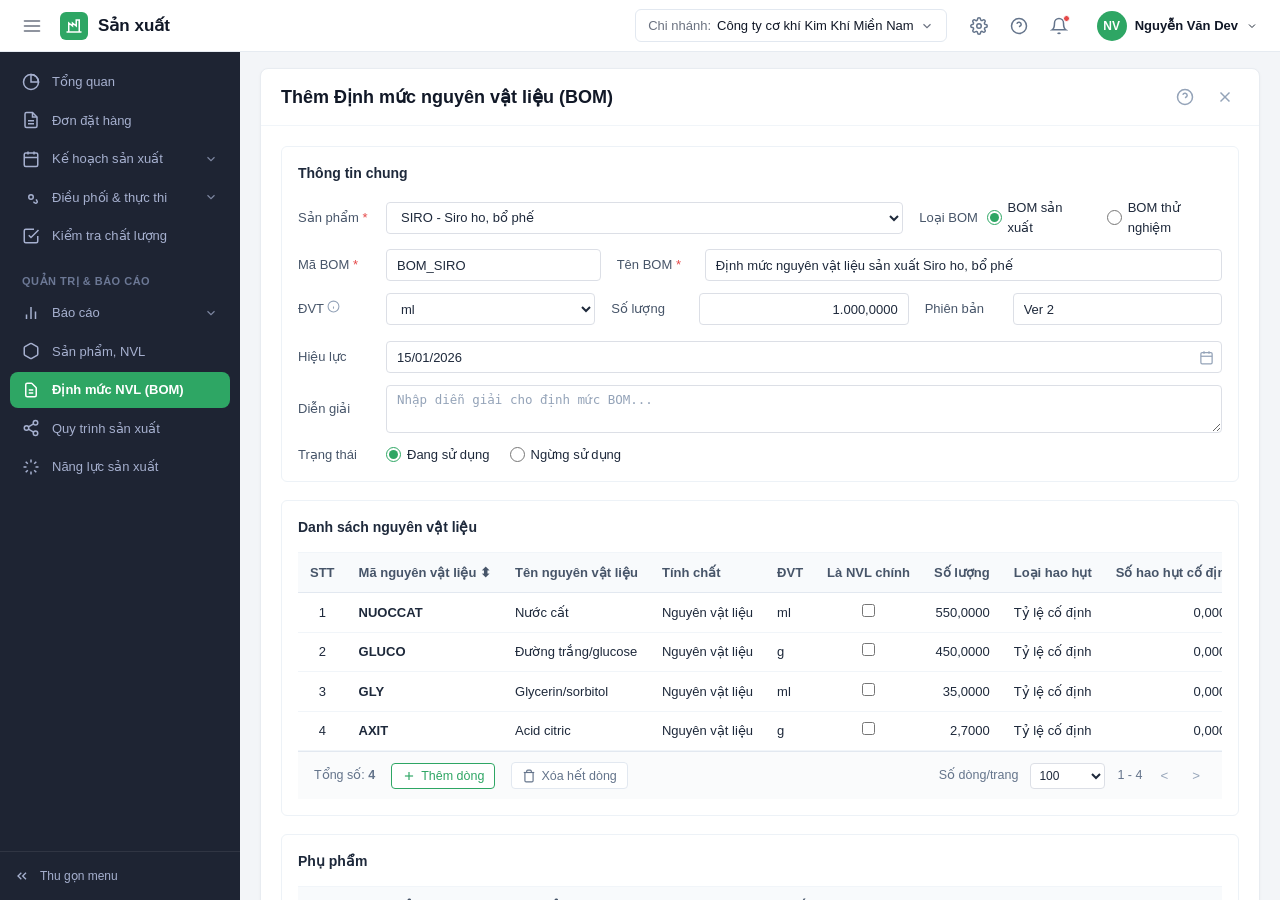
<file: Areas/Productions/Views/BomCreate.html>
<!DOCTYPE html>
<html lang="vi">
<head>
  <meta charset="UTF-8">
  <meta name="viewport" content="width=device-width, initial-scale=1.0">
  <title>AMIS Sản xuất - Thêm Định mức nguyên vật liệu (BOM)</title>
  
  <link rel="stylesheet" href="../../../wwwroot/css/base.css">
  <link rel="stylesheet" href="../../../wwwroot/css/layout.css">
  <link rel="stylesheet" href="../../../wwwroot/css/productions/production-order.css">
  <link rel="stylesheet" href="../../../wwwroot/css/productions/bom.css">
</head>
<body>
  <div class="app-wrapper">
    
    <!-- TOP HEADER -->
    <header class="app-header">
      <div class="header-left">
        <button type="button" class="btn-sidebar-toggle" id="sidebarToggleBtn" title="Đóng/Mở menu">
          <svg width="20" height="20" viewBox="0 0 24 24" fill="none" stroke="currentColor" stroke-width="2" stroke-linecap="round">
            <line x1="3" y1="12" x2="21" y2="12"></line>
            <line x1="3" y1="6" x2="21" y2="6"></line>
            <line x1="3" y1="18" x2="21" y2="18"></line>
          </svg>
        </button>

        <div class="app-brand">
          <div class="app-brand-icon">
            <svg width="18" height="18" viewBox="0 0 24 24" fill="none" stroke="currentColor" stroke-width="2">
              <path d="M2 20h20"></path>
              <path d="M5 20V8l5 4V8l5 4V4h4v16"></path>
            </svg>
          </div>
          <span class="app-brand-name">Sản xuất</span>
        </div>
      </div>

      <div class="header-right">
        <div class="branch-selector" title="Chọn chi nhánh làm việc">
          <span>Chi nhánh:</span>
          <strong>Công ty cơ khí Kim Khí Miền Nam</strong>
          <svg width="14" height="14" viewBox="0 0 24 24" fill="none" stroke="currentColor" stroke-width="2">
            <polyline points="6 9 12 15 18 9"></polyline>
          </svg>
        </div>

        <div class="header-actions">
          <button type="button" class="icon-btn" title="Cài đặt hệ thống">
            <svg width="18" height="18" viewBox="0 0 24 24" fill="none" stroke="currentColor" stroke-width="2">
              <circle cx="12" cy="12" r="3"></circle>
              <path d="M19.4 15a1.65 1.65 0 0 0 .33 1.82l.06.06a2 2 0 0 1 0 2.83 2 2 0 0 1-2.83 0l-.06-.06a1.65 1.65 0 0 0-1.82-.33 1.65 1.65 0 0 0-1 1.51V21a2 2 0 0 1-2 2 2 2 0 0 1-2-2v-.09A1.65 1.65 0 0 0 9 19.4a1.65 1.65 0 0 0-1.82.33l-.06.06a2 2 0 0 1-2.83 0 2 2 0 0 1 0-2.83l.06-.06a1.65 1.65 0 0 0 .33-1.82 1.65 1.65 0 0 0-1.51-1H3a2 2 0 0 1-2-2 2 2 0 0 1 2-2h.09A1.65 1.65 0 0 0 4.6 9a1.65 1.65 0 0 0-.33-1.82l-.06-.06a2 2 0 0 1 0-2.83 2 2 0 0 1 2.83 0l.06.06a1.65 1.65 0 0 0 1.82.33H9a1.65 1.65 0 0 0 1-1.51V3a2 2 0 0 1 2-2 2 2 0 0 1 2 2v.09a1.65 1.65 0 0 0 1 1.51 1.65 1.65 0 0 0 1.82-.33l.06-.06a2 2 0 0 1 2.83 0 2 2 0 0 1 0 2.83l-.06.06a1.65 1.65 0 0 0-.33 1.82V9a1.65 1.65 0 0 0 1.51 1H21a2 2 0 0 1 2 2 2 2 0 0 1-2 2h-.09a1.65 1.65 0 0 0-1.51 1z"></path>
            </svg>
          </button>

          <button type="button" class="icon-btn" title="Trợ giúp & Hướng dẫn">
            <svg width="18" height="18" viewBox="0 0 24 24" fill="none" stroke="currentColor" stroke-width="2">
              <circle cx="12" cy="12" r="10"></circle>
              <path d="M9.09 9a3 3 0 0 1 5.83 1c0 2-3 3-3 3"></path>
              <line x1="12" y1="17" x2="12.01" y2="17"></line>
            </svg>
          </button>

          <button type="button" class="icon-btn" title="Thông báo">
            <svg width="18" height="18" viewBox="0 0 24 24" fill="none" stroke="currentColor" stroke-width="2">
              <path d="M18 8A6 6 0 0 0 6 8c0 7-3 9-3 9h18s-3-2-3-9"></path>
              <path d="M13.73 21a2 2 0 0 1-3.46 0"></path>
            </svg>
            <span class="badge-dot"></span>
          </button>
        </div>

        <a href="UserProfile.html" class="user-profile" title="Xem thông tin cá nhân" style="text-decoration:none;">
          <div class="user-avatar">NV</div>
          <span class="user-name">Nguyễn Văn Dev</span>
          <svg width="12" height="12" viewBox="0 0 24 24" fill="none" stroke="currentColor" stroke-width="2">
            <polyline points="6 9 12 15 18 9"></polyline>
          </svg>
        </a>
      </div>
    </header>

    <!-- SIDEBAR -->
    <aside class="app-sidebar" id="appSidebar">
      <div class="sidebar-nav-container">
        
        <div class="nav-item">
          <a href="Index.html" class="nav-link">
            <span class="nav-icon">
              <svg width="18" height="18" viewBox="0 0 24 24" fill="none" stroke="currentColor" stroke-width="2">
                <circle cx="12" cy="12" r="10"></circle>
                <path d="M12 2a10 10 0 0 1 10 10H12V2z"></path>
              </svg>
            </span>
            <span class="nav-text">Tổng quan</span>
          </a>
        </div>

        <div class="nav-item">
          <a href="#" class="nav-link">
            <span class="nav-icon">
              <svg width="18" height="18" viewBox="0 0 24 24" fill="none" stroke="currentColor" stroke-width="2">
                <path d="M14 2H6a2 2 0 0 0-2 2v16a2 2 0 0 0 2 2h12a2 2 0 0 0 2-2V8z"></path>
                <polyline points="14 2 14 8 20 8"></polyline>
                <line x1="16" y1="13" x2="8" y2="13"></line>
                <line x1="16" y1="17" x2="8" y2="17"></line>
              </svg>
            </span>
            <span class="nav-text">Đơn đặt hàng</span>
          </a>
        </div>

        <div class="nav-item has-sub">
          <a href="#" class="nav-link">
            <span class="nav-icon">
              <svg width="18" height="18" viewBox="0 0 24 24" fill="none" stroke="currentColor" stroke-width="2">
                <rect x="3" y="4" width="18" height="18" rx="2" ry="2"></rect>
                <line x1="16" y1="2" x2="16" y2="6"></line>
                <line x1="8" y1="2" x2="8" y2="6"></line>
                <line x1="3" y1="10" x2="21" y2="10"></line>
              </svg>
            </span>
            <span class="nav-text">Kế hoạch sản xuất</span>
            <svg class="nav-arrow" width="14" height="14" viewBox="0 0 24 24" fill="none" stroke="currentColor" stroke-width="2">
              <polyline points="6 9 12 15 18 9"></polyline>
            </svg>
          </a>
          <div class="sub-menu">
            <a href="#" class="sub-link">Tính nhu cầu vật tư</a>
            <a href="#" class="sub-link">Lập kế hoạch SX</a>
          </div>
        </div>

        <div class="nav-item has-sub">
          <a href="#" class="nav-link">
            <span class="nav-icon">
              <svg width="18" height="18" viewBox="0 0 24 24" fill="none" stroke="currentColor" stroke-width="2">
                <circle cx="12" cy="12" r="3"></circle>
                <path d="M19.4 15a1.65 1.65 0 0 0 .33 1.82l.06.06a2 2 0 0 1 0 2.83 2 2 0 0 1-2.83 0l-.06-.06a1.65 1.65 0 0 0-1.82-.33 1.65 1.65 0 0 0-1.51V21a2 2 0 0 1-2 2 2 2 0 0 1-2-2v-.09A1.65 1.65 0 0 0 9 19.4a1.65 1.65 0 0 0-1.82.33l-.06.06a2 2 0 0 1-2.83 0 2 2 0 0 1 0-2.83l.06-.06a1.65 1.65 0 0 0 .33-1.82 1.65 1.65 0 0 0-1.51-1H3a2 2 0 0 1-2-2 2 2 0 0 1 2-2h.09A1.65 1.65 0 0 0 4.6 9a1.65 1.65 0 0 0-.33-1.82l-.06-.06a2 2 0 0 1 0-2.83 2 2 0 0 1 2.83 0l.06.06a1.65 1.65 0 0 0 1.82.33H9a1.65 1.65 0 0 0 1-1.51V3a2 2 0 0 1 2-2 2 2 0 0 1 2 2v.09a1.65 1.65 0 0 0 1 1.51 1.65 1.65 0 0 0 1.82-.33l.06-.06a2 2 0 0 1 2.83 0 2 2 0 0 1 0 2.83l-.06.06a1.65 1.65 0 0 0-.33 1.82V9a1.65 1.65 0 0 0 1.51 1H21a2 2 0 0 1 2 2 2 2 0 0 1-2 2h-.09a1.65 1.65 0 0 0-1.51 1z"></path>
              </svg>
            </span>
            <span class="nav-text">Điều phối & thực thi</span>
            <svg class="nav-arrow" width="14" height="14" viewBox="0 0 24 24" fill="none" stroke="currentColor" stroke-width="2">
              <polyline points="6 9 12 15 18 9"></polyline>
            </svg>
          </a>
          <div class="sub-menu">
            <a href="ProductionOrder.html" class="sub-link">Lệnh sản xuất</a>
            <a href="#" class="sub-link">Lịch sản xuất</a>
            <a href="MaterialRequisitionList.html" class="sub-link">Yêu cầu xuất vật tư</a>
            <a href="ProductionStatisticsList.html" class="sub-link">Thống kê sản xuất</a>
            <a href="FinishedGoodsReceiptList.html" class="sub-link">Nhập thành phẩm</a>
            <a href="HandoverList.html" class="sub-link">Bàn giao thành phẩm</a>
            <a href="#" class="sub-link">Tình hình giao hàng</a>
          </div>
        </div>

        <div class="nav-item">
          <a href="#" class="nav-link">
            <span class="nav-icon">
              <svg width="18" height="18" viewBox="0 0 24 24" fill="none" stroke="currentColor" stroke-width="2">
                <path d="M9 11l3 3L22 4"></path>
                <path d="M21 12v7a2 2 0 0 1-2 2H5a2 2 0 0 1-2-2V5a2 2 0 0 1 2-2h11"></path>
              </svg>
            </span>
            <span class="nav-text">Kiểm tra chất lượng</span>
          </a>
        </div>

        <div class="nav-section-title">QUẢN TRỊ & BÁO CÁO</div>

        <div class="nav-item has-sub">
          <a href="#" class="nav-link">
            <span class="nav-icon">
              <svg width="18" height="18" viewBox="0 0 24 24" fill="none" stroke="currentColor" stroke-width="2">
                <line x1="18" y1="20" x2="18" y2="10"></line>
                <line x1="12" y1="20" x2="12" y2="4"></line>
                <line x1="6" y1="20" x2="6" y2="14"></line>
              </svg>
            </span>
            <span class="nav-text">Báo cáo</span>
            <svg class="nav-arrow" width="14" height="14" viewBox="0 0 24 24" fill="none" stroke="currentColor" stroke-width="2">
              <polyline points="6 9 12 15 18 9"></polyline>
            </svg>
          </a>
          <div class="sub-menu">
            <a href="#" class="sub-link">Báo cáo tiến độ</a>
            <a href="#" class="sub-link">Báo cáo hao hụt NVL</a>
          </div>
        </div>

        <div class="nav-item">
          <a href="#" class="nav-link">
            <span class="nav-icon">
              <svg width="18" height="18" viewBox="0 0 24 24" fill="none" stroke="currentColor" stroke-width="2">
                <path d="M21 16V8a2 2 0 0 0-1-1.73l-7-4a2 2 0 0 0-2 0l-7 4A2 2 0 0 0 3 8v8a2 2 0 0 0 1 1.73l7 4a2 2 0 0 0 2 0l7-4A2 2 0 0 0 21 16z"></path>
              </svg>
            </span>
            <span class="nav-text">Sản phẩm, NVL</span>
          </a>
        </div>

        <!-- MỤC ĐỊNH MỨC NVL (BOM) - ACTIVE MÀU XANH LÁ -->
        <div class="nav-item">
          <a href="BomList.html" class="nav-link active">
            <span class="nav-icon">
              <svg width="18" height="18" viewBox="0 0 24 24" fill="none" stroke="currentColor" stroke-width="2">
                <path d="M9 12h6m-6 4h6m2 5H7a2 2 0 01-2-2V5a2 2 0 012-2h5.586a1 1 0 01.707.293l5.414 5.414a1 1 0 01.293.707V19a2 2 0 01-2 2z"></path>
              </svg>
            </span>
            <span class="nav-text">Định mức NVL (BOM)</span>
          </a>
        </div>

        <div class="nav-item">
          <a href="#" class="nav-link">
            <span class="nav-icon">
              <svg width="18" height="18" viewBox="0 0 24 24" fill="none" stroke="currentColor" stroke-width="2">
                <circle cx="18" cy="5" r="3"></circle>
                <circle cx="6" cy="12" r="3"></circle>
                <circle cx="18" cy="19" r="3"></circle>
                <line x1="8.59" y1="13.51" x2="15.42" y2="17.49"></line>
                <line x1="15.41" y1="6.51" x2="8.59" y2="10.49"></line>
              </svg>
            </span>
            <span class="nav-text">Quy trình sản xuất</span>
          </a>
        </div>

        <div class="nav-item">
          <a href="#" class="nav-link">
            <span class="nav-icon">
              <svg width="18" height="18" viewBox="0 0 24 24" fill="none" stroke="currentColor" stroke-width="2">
                <path d="M12 2v4M12 18v4M4.93 4.93l2.83 2.83M16.24 16.24l2.83 2.83M2 12h4M18 12h4M4.93 19.07l2.83-2.83M16.24 7.76l2.83-2.83"></path>
              </svg>
            </span>
            <span class="nav-text">Năng lực sản xuất</span>
          </a>
        </div>

      </div>

      <div class="sidebar-footer">
        <button type="button" class="btn-collapse-sidebar" id="sidebarCollapseBtn">
          <svg width="16" height="16" viewBox="0 0 24 24" fill="none" stroke="currentColor" stroke-width="2">
            <polyline points="11 17 6 12 11 7"></polyline>
            <polyline points="18 17 13 12 18 7"></polyline>
          </svg>
          <span class="collapse-text">Thu gọn menu</span>
        </button>
      </div>
    </aside>

    <!-- NỘI DUNG CHÍNH (THÊM BOM) -->
    <main class="app-main">
      <div class="main-container page-fade-in">

        <div class="bom-form-card">
          <div class="bom-form-header">
            <h1 class="bom-form-title">Thêm Định mức nguyên vật liệu (BOM)</h1>
            <div class="order-header-actions">
              <button type="button" class="btn-header-tool" title="Trợ giúp">
                <svg width="18" height="18" viewBox="0 0 24 24" fill="none" stroke="currentColor" stroke-width="2">
                  <circle cx="12" cy="12" r="10"></circle>
                  <path d="M9.09 9a3 3 0 0 1 5.83 1c0 2-3 3-3 3"></path>
                  <line x1="12" y1="17" x2="12.01" y2="17"></line>
                </svg>
              </button>
              <button type="button" class="btn-header-tool" id="btnCloseBom" title="Đóng">
                <svg width="18" height="18" viewBox="0 0 24 24" fill="none" stroke="currentColor" stroke-width="2">
                  <line x1="18" y1="6" x2="6" y2="18"></line>
                  <line x1="6" y1="6" x2="18" y2="18"></line>
                </svg>
              </button>
            </div>
          </div>

          <div class="bom-form-body">
            
            <!-- 1. THÔNG TIN CHUNG -->
            <div class="bom-section-box">
              <h2 class="bom-section-title">Thông tin chung</h2>

              <div class="bom-form-row">
                <div class="bom-field" style="flex: 2;">
                  <label class="bom-field-label">Sản phẩm <span class="required-mark">*</span></label>
                  <select class="form-select">
                    <option selected>SIRO - Siro ho, bổ phế</option>
                    <option>VIEN - Viên ngậm thảo dược</option>
                  </select>
                </div>

                <div class="bom-field" style="flex: 1;">
                  <span class="bom-field-label" style="min-width: 60px;">Loại BOM</span>
                  <div class="radio-group-wrap">
                    <label class="radio-item">
                      <input type="radio" name="bomType" value="production" checked>
                      BOM sản xuất
                    </label>
                    <label class="radio-item">
                      <input type="radio" name="bomType" value="trial">
                      BOM thử nghiệm
                    </label>
                  </div>
                </div>
              </div>

              <!-- ĐÃ LOẠI BỎ KHUNG VIỀN XANH KHOANH TRÒN -->
              <div class="bom-form-row">
                <div class="bom-field" style="flex: 1;">
                  <label class="bom-field-label">Mã BOM <span class="required-mark">*</span></label>
                  <input type="text" class="form-input" value="BOM_SIRO">
                </div>

                <div class="bom-field" style="flex: 2;">
                  <label class="bom-field-label">Tên BOM <span class="required-mark">*</span></label>
                  <input type="text" class="form-input" value="Định mức nguyên vật liệu sản xuất Siro ho, bổ phế">
                </div>
              </div>

              <div class="bom-form-row">
                <div class="bom-field">
                  <label class="bom-field-label">
                    ĐVT 
                    <span class="info-tooltip-icon">
                      <svg width="13" height="13" viewBox="0 0 24 24" fill="none" stroke="currentColor" stroke-width="2">
                        <circle cx="12" cy="12" r="10"></circle>
                        <line x1="12" y1="16" x2="12" y2="12"></line>
                        <line x1="12" y1="8" x2="12.01" y2="8"></line>
                      </svg>
                    </span>
                  </label>
                  <select class="form-select">
                    <option selected>ml</option>
                    <option>chai</option>
                    <option>hộp</option>
                  </select>
                </div>

                <div class="bom-field">
                  <label class="bom-field-label">Số lượng</label>
                  <input type="text" class="form-input text-right" value="1.000,0000">
                </div>

                <div class="bom-field">
                  <label class="bom-field-label">Phiên bản</label>
                  <input type="text" class="form-input" value="Ver 2">
                </div>

                <div class="bom-field">
                  <label class="bom-field-label">Hiệu lực</label>
                  <div class="form-control-wrap">
                    <input type="text" class="form-input has-calendar" value="15/01/2026">
                    <span class="calendar-icon-btn">
                      <svg width="15" height="15" viewBox="0 0 24 24" fill="none" stroke="currentColor" stroke-width="2">
                        <rect x="3" y="4" width="18" height="18" rx="2" ry="2"></rect>
                        <line x1="16" y1="2" x2="16" y2="6"></line>
                        <line x1="8" y1="2" x2="8" y2="6"></line>
                        <line x1="3" y1="10" x2="21" y2="10"></line>
                      </svg>
                    </span>
                  </div>
                </div>
              </div>

              <div class="bom-form-row">
                <div class="bom-field" style="width: 100%;">
                  <label class="bom-field-label">Diễn giải</label>
                  <textarea class="form-textarea" placeholder="Nhập diễn giải cho định mức BOM..."></textarea>
                </div>
              </div>

              <div class="bom-form-row" style="margin-top: 8px;">
                <div class="bom-field">
                  <span class="bom-field-label">Trạng thái</span>
                  <div class="radio-group-wrap">
                    <label class="radio-item">
                      <input type="radio" name="bomStatus" value="active" checked>
                      Đang sử dụng
                    </label>
                    <label class="radio-item">
                      <input type="radio" name="bomStatus" value="inactive">
                      Ngừng sử dụng
                    </label>
                  </div>
                </div>
              </div>

            </div>

            <!-- 2. DANH SÁCH NGUYÊN VẬT LIỆU (ĐÃ LOẠI BỎ KHUNG XANH) -->
            <div class="bom-section-box">
              <h2 class="bom-section-title">Danh sách nguyên vật liệu</h2>

              <div class="table-responsive">
                <table class="bom-table">
                  <thead>
                    <tr>
                      <th class="text-center" style="width: 45px;">STT</th>
                      <th>Mã nguyên vật liệu ⬍</th>
                      <th>Tên nguyên vật liệu</th>
                      <th>Tính chất</th>
                      <th>ĐVT</th>
                      <th class="text-center">Là NVL chính</th>
                      <th class="text-right">Số lượng</th>
                      <th>Loại hao hụt</th>
                      <th class="text-right">Số hao hụt cố định</th>
                      <th class="text-right">Tỷ lệ hao hụt (%)</th>
                      <th class="text-center" style="width: 60px;">Thao tác</th>
                    </tr>
                  </thead>
                  <tbody id="bomMaterialsBody">
                    <tr>
                      <td class="text-center col-stt">1</td>
                      <td><strong>NUOCCAT</strong></td>
                      <td>Nước cất</td>
                      <td>Nguyên vật liệu</td>
                      <td>ml</td>
                      <td class="text-center"><input type="checkbox"></td>
                      <td class="text-right">550,0000</td>
                      <td>Tỷ lệ cố định</td>
                      <td class="text-right">0,0000</td>
                      <td class="text-right">2,00</td>
                      <td class="text-center">
                        <button type="button" class="row-act-btn btn-delete-row" title="Xóa">
                          <svg width="15" height="15" viewBox="0 0 24 24" fill="none" stroke="currentColor" stroke-width="2">
                            <polyline points="3 6 5 6 21 6"></polyline>
                            <path d="M19 6v14a2 2 0 0 1-2 2H7a2 2 0 0 1-2-2V6m3 0V4a2 2 0 0 1 2-2h4a2 2 0 0 1 2 2v2"></path>
                          </svg>
                        </button>
                      </td>
                    </tr>

                    <tr>
                      <td class="text-center col-stt">2</td>
                      <td><strong>GLUCO</strong></td>
                      <td>Đường trắng/glucose</td>
                      <td>Nguyên vật liệu</td>
                      <td>g</td>
                      <td class="text-center"><input type="checkbox"></td>
                      <td class="text-right">450,0000</td>
                      <td>Tỷ lệ cố định</td>
                      <td class="text-right">0,0000</td>
                      <td class="text-right">1,00</td>
                      <td class="text-center">
                        <button type="button" class="row-act-btn btn-delete-row" title="Xóa">
                          <svg width="15" height="15" viewBox="0 0 24 24" fill="none" stroke="currentColor" stroke-width="2">
                            <polyline points="3 6 5 6 21 6"></polyline>
                            <path d="M19 6v14a2 2 0 0 1-2 2H7a2 2 0 0 1-2-2V6m3 0V4a2 2 0 0 1 2-2h4a2 2 0 0 1 2 2v2"></path>
                          </svg>
                        </button>
                      </td>
                    </tr>

                    <tr>
                      <td class="text-center col-stt">3</td>
                      <td><strong>GLY</strong></td>
                      <td>Glycerin/sorbitol</td>
                      <td>Nguyên vật liệu</td>
                      <td>ml</td>
                      <td class="text-center"><input type="checkbox"></td>
                      <td class="text-right">35,0000</td>
                      <td>Tỷ lệ cố định</td>
                      <td class="text-right">0,0000</td>
                      <td class="text-right">0,50</td>
                      <td class="text-center">
                        <button type="button" class="row-act-btn btn-delete-row" title="Xóa">
                          <svg width="15" height="15" viewBox="0 0 24 24" fill="none" stroke="currentColor" stroke-width="2">
                            <polyline points="3 6 5 6 21 6"></polyline>
                            <path d="M19 6v14a2 2 0 0 1-2 2H7a2 2 0 0 1-2-2V6m3 0V4a2 2 0 0 1 2-2h4a2 2 0 0 1 2 2v2"></path>
                          </svg>
                        </button>
                      </td>
                    </tr>

                    <tr>
                      <td class="text-center col-stt">4</td>
                      <td><strong>AXIT</strong></td>
                      <td>Acid citric</td>
                      <td>Nguyên vật liệu</td>
                      <td>g</td>
                      <td class="text-center"><input type="checkbox"></td>
                      <td class="text-right">2,7000</td>
                      <td>Tỷ lệ cố định</td>
                      <td class="text-right">0,0000</td>
                      <td class="text-right">1,00</td>
                      <td class="text-center">
                        <button type="button" class="row-act-btn btn-delete-row" title="Xóa">
                          <svg width="15" height="15" viewBox="0 0 24 24" fill="none" stroke="currentColor" stroke-width="2">
                            <polyline points="3 6 5 6 21 6"></polyline>
                            <path d="M19 6v14a2 2 0 0 1-2 2H7a2 2 0 0 1-2-2V6m3 0V4a2 2 0 0 1 2-2h4a2 2 0 0 1 2 2v2"></path>
                          </svg>
                        </button>
                      </td>
                    </tr>
                  </tbody>
                </table>
              </div>

              <div class="table-footer-bar">
                <div class="table-footer-left">
                  <span>Tổng số: <strong id="totalMaterialsCount">4</strong></span>
                  <button type="button" class="btn-table-action btn-add-row" id="btnAddMaterialRow">
                    <svg width="14" height="14" viewBox="0 0 24 24" fill="none" stroke="currentColor" stroke-width="2">
                      <line x1="12" y1="5" x2="12" y2="19"></line>
                      <line x1="5" y1="12" x2="19" y2="12"></line>
                    </svg>
                    Thêm dòng
                  </button>
                  <button type="button" class="btn-table-action btn-clear-rows" id="btnClearMaterialRows">
                    <svg width="14" height="14" viewBox="0 0 24 24" fill="none" stroke="currentColor" stroke-width="2">
                      <polyline points="3 6 5 6 21 6"></polyline>
                      <path d="M19 6v14a2 2 0 0 1-2 2H7a2 2 0 0 1-2-2V6m3 0V4a2 2 0 0 1 2-2h4a2 2 0 0 1 2 2v2"></path>
                    </svg>
                    Xóa hết dòng
                  </button>
                </div>

                <div class="table-footer-right">
                  <span>Số dòng/trang</span>
                  <select class="form-select" style="width: 75px; height: 26px; padding: 0 4px; font-size: 12px;">
                    <option selected>100</option>
                    <option>50</option>
                    <option>20</option>
                  </select>
                  <span>1 - 4</span>
                  <button type="button" class="pagination-btn">&lt;</button>
                  <button type="button" class="pagination-btn">&gt;</button>
                </div>
              </div>

              <!-- ĐÃ LOẠI BỎ CON DẤU MỘC THEO YÊU CẦU -->
            </div>

            <!-- 3. PHỤ PHẨM -->
            <div class="bom-section-box">
              <h2 class="bom-section-title">Phụ phẩm</h2>

              <div class="table-responsive">
                <table class="bom-table">
                  <thead>
                    <tr>
                      <th class="text-center" style="width: 45px;">STT</th>
                      <th>Phụ phẩm</th>
                      <th>Tên phụ phẩm</th>
                      <th>ĐVT</th>
                      <th class="text-right">Số lượng</th>
                      <th>Công đoạn phát sinh</th>
                      <th class="text-center" style="width: 60px;">Thao tác</th>
                    </tr>
                  </thead>
                  <tbody id="byProductsBody">
                    <tr>
                      <td class="text-center col-stt">1</td>
                      <td>PP_BAOBI</td>
                      <td>Vỏ bao bì carton hỏng</td>
                      <td>cái</td>
                      <td class="text-right">5,0000</td>
                      <td>Công đoạn đóng chai, dán nhãn</td>
                      <td class="text-center">
                        <button type="button" class="row-act-btn btn-delete-row" title="Xóa">
                          <svg width="15" height="15" viewBox="0 0 24 24" fill="none" stroke="currentColor" stroke-width="2">
                            <polyline points="3 6 5 6 21 6"></polyline>
                            <path d="M19 6v14a2 2 0 0 1-2 2H7a2 2 0 0 1-2-2V6m3 0V4a2 2 0 0 1 2-2h4a2 2 0 0 1 2 2v2"></path>
                          </svg>
                        </button>
                      </td>
                    </tr>
                  </tbody>
                </table>
              </div>

              <div class="table-footer-bar">
                <div class="table-footer-left">
                  <button type="button" class="btn-table-action btn-add-row" id="btnAddByProductRow">
                    <svg width="14" height="14" viewBox="0 0 24 24" fill="none" stroke="currentColor" stroke-width="2">
                      <line x1="12" y1="5" x2="12" y2="19"></line>
                      <line x1="5" y1="12" x2="19" y2="12"></line>
                    </svg>
                    Thêm dòng
                  </button>
                  <button type="button" class="btn-table-action btn-clear-rows" id="btnClearByProductRows">
                    <svg width="14" height="14" viewBox="0 0 24 24" fill="none" stroke="currentColor" stroke-width="2">
                      <polyline points="3 6 5 6 21 6"></polyline>
                      <path d="M19 6v14a2 2 0 0 1-2 2H7a2 2 0 0 1-2-2V6m3 0V4a2 2 0 0 1 2-2h4a2 2 0 0 1 2 2v2"></path>
                    </svg>
                    Xóa hết dòng
                  </button>
                </div>
              </div>
            </div>

            <!-- 4. TỆP ĐÍNH KÈM -->
            <div class="bom-section-box">
              <h2 class="bom-section-title">Tệp đính kèm</h2>

              <div class="file-dropzone-area">
                <svg width="32" height="32" viewBox="0 0 24 24" fill="none" stroke="#94a3b8" stroke-width="1.8">
                  <path d="M21 15v4a2 2 0 0 1-2 2H5a2 2 0 0 1-2-2v-4"></path>
                  <polyline points="17 8 12 3 7 8"></polyline>
                  <line x1="12" y1="3" x2="12" y2="15"></line>
                </svg>
                <div>
                  <span class="dropzone-link">Chọn tệp</span> hoặc kéo và thả tệp vào đây
                </div>
                <div class="dropzone-sub">Hỗ trợ các định dạng: .pdf, .xlsx, .docx, .png, .jpg (Tối đa 25MB)</div>
              </div>
            </div>

          </div>

        </div>

        <div class="bom-action-footer">
          <button type="button" class="btn-cancel" id="btnCancelBom">Hủy</button>
          <button type="button" class="btn-save-draft">Lưu và thêm mới</button>
          <button type="button" class="btn-save-submit" id="btnSaveBom">Lưu định mức</button>
        </div>

      </div>
    </main>

  </div>

  <script src="../../../wwwroot/js/app.js"></script>
  <script src="../../../wwwroot/js/productions/bom.js"></script>
</body>
</html>
</file>
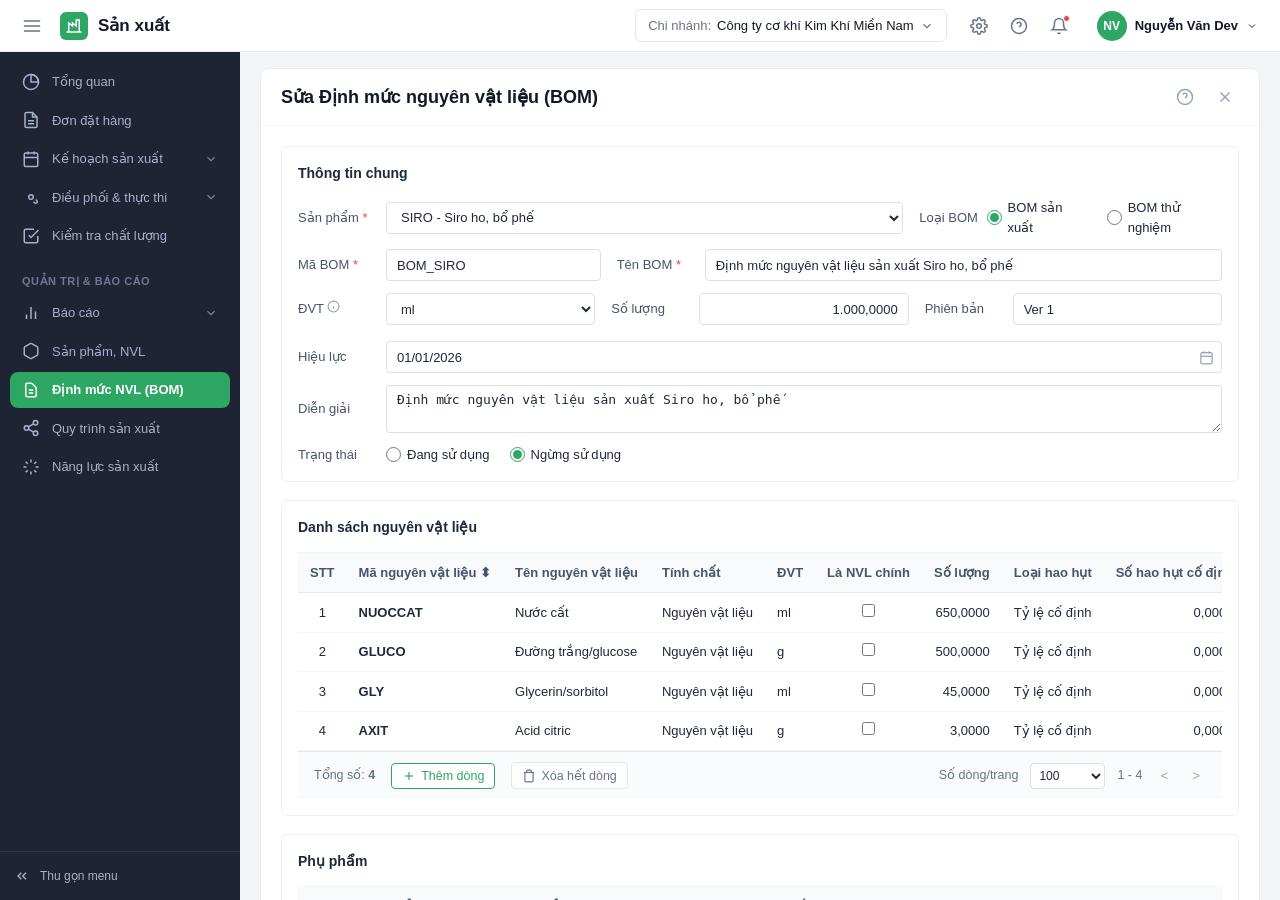
<file: Areas/Productions/Views/BomEdit.html>
<!DOCTYPE html>
<html lang="vi">
<head>
  <meta charset="UTF-8">
  <meta name="viewport" content="width=device-width, initial-scale=1.0">
  <title>AMIS Sản xuất - Sửa Định mức nguyên vật liệu (BOM)</title>
  
  <link rel="stylesheet" href="../../../wwwroot/css/base.css">
  <link rel="stylesheet" href="../../../wwwroot/css/layout.css">
  <link rel="stylesheet" href="../../../wwwroot/css/productions/production-order.css">
  <link rel="stylesheet" href="../../../wwwroot/css/productions/bom.css">
</head>
<body>
  <div class="app-wrapper">
    
    <!-- TOP HEADER -->
    <header class="app-header">
      <div class="header-left">
        <button type="button" class="btn-sidebar-toggle" id="sidebarToggleBtn" title="Đóng/Mở menu">
          <svg width="20" height="20" viewBox="0 0 24 24" fill="none" stroke="currentColor" stroke-width="2" stroke-linecap="round">
            <line x1="3" y1="12" x2="21" y2="12"></line>
            <line x1="3" y1="6" x2="21" y2="6"></line>
            <line x1="3" y1="18" x2="21" y2="18"></line>
          </svg>
        </button>

        <div class="app-brand">
          <div class="app-brand-icon">
            <svg width="18" height="18" viewBox="0 0 24 24" fill="none" stroke="currentColor" stroke-width="2">
              <path d="M2 20h20"></path>
              <path d="M5 20V8l5 4V8l5 4V4h4v16"></path>
            </svg>
          </div>
          <span class="app-brand-name">Sản xuất</span>
        </div>
      </div>

      <div class="header-right">
        <div class="branch-selector" title="Chọn chi nhánh làm việc">
          <span>Chi nhánh:</span>
          <strong>Công ty cơ khí Kim Khí Miền Nam</strong>
          <svg width="14" height="14" viewBox="0 0 24 24" fill="none" stroke="currentColor" stroke-width="2">
            <polyline points="6 9 12 15 18 9"></polyline>
          </svg>
        </div>

        <div class="header-actions">
          <button type="button" class="icon-btn" title="Cài đặt hệ thống">
            <svg width="18" height="18" viewBox="0 0 24 24" fill="none" stroke="currentColor" stroke-width="2">
              <circle cx="12" cy="12" r="3"></circle>
              <path d="M19.4 15a1.65 1.65 0 0 0 .33 1.82l.06.06a2 2 0 0 1 0 2.83 2 2 0 0 1-2.83 0l-.06-.06a1.65 1.65 0 0 0-1.82-.33 1.65 1.65 0 0 0-1 1.51V21a2 2 0 0 1-2 2 2 2 0 0 1-2-2v-.09A1.65 1.65 0 0 0 9 19.4a1.65 1.65 0 0 0-1.82.33l-.06.06a2 2 0 0 1-2.83 0 2 2 0 0 1 0-2.83l.06-.06a1.65 1.65 0 0 0 .33-1.82 1.65 1.65 0 0 0-1.51-1H3a2 2 0 0 1-2-2 2 2 0 0 1 2-2h.09A1.65 1.65 0 0 0 4.6 9a1.65 1.65 0 0 0-.33-1.82l-.06-.06a2 2 0 0 1 0-2.83 2 2 0 0 1 2.83 0l.06.06a1.65 1.65 0 0 0 1.82.33H9a1.65 1.65 0 0 0 1-1.51V3a2 2 0 0 1 2-2 2 2 0 0 1 2 2v.09a1.65 1.65 0 0 0 1 1.51 1.65 1.65 0 0 0 1.82-.33l.06-.06a2 2 0 0 1 2.83 0 2 2 0 0 1 0 2.83l-.06.06a1.65 1.65 0 0 0-.33 1.82V9a1.65 1.65 0 0 0 1.51 1H21a2 2 0 0 1 2 2 2 2 0 0 1-2 2h-.09a1.65 1.65 0 0 0-1.51 1z"></path>
            </svg>
          </button>

          <button type="button" class="icon-btn" title="Trợ giúp & Hướng dẫn">
            <svg width="18" height="18" viewBox="0 0 24 24" fill="none" stroke="currentColor" stroke-width="2">
              <circle cx="12" cy="12" r="10"></circle>
              <path d="M9.09 9a3 3 0 0 1 5.83 1c0 2-3 3-3 3"></path>
              <line x1="12" y1="17" x2="12.01" y2="17"></line>
            </svg>
          </button>

          <button type="button" class="icon-btn" title="Thông báo">
            <svg width="18" height="18" viewBox="0 0 24 24" fill="none" stroke="currentColor" stroke-width="2">
              <path d="M18 8A6 6 0 0 0 6 8c0 7-3 9-3 9h18s-3-2-3-9"></path>
              <path d="M13.73 21a2 2 0 0 1-3.46 0"></path>
            </svg>
            <span class="badge-dot"></span>
          </button>
        </div>

        <a href="UserProfile.html" class="user-profile" title="Xem thông tin cá nhân" style="text-decoration:none;">
          <div class="user-avatar">NV</div>
          <span class="user-name">Nguyễn Văn Dev</span>
          <svg width="12" height="12" viewBox="0 0 24 24" fill="none" stroke="currentColor" stroke-width="2">
            <polyline points="6 9 12 15 18 9"></polyline>
          </svg>
        </a>
      </div>
    </header>

    <!-- SIDEBAR -->
    <aside class="app-sidebar" id="appSidebar">
      <div class="sidebar-nav-container">
        
        <div class="nav-item">
          <a href="Index.html" class="nav-link">
            <span class="nav-icon">
              <svg width="18" height="18" viewBox="0 0 24 24" fill="none" stroke="currentColor" stroke-width="2">
                <circle cx="12" cy="12" r="10"></circle>
                <path d="M12 2a10 10 0 0 1 10 10H12V2z"></path>
              </svg>
            </span>
            <span class="nav-text">Tổng quan</span>
          </a>
        </div>

        <div class="nav-item">
          <a href="#" class="nav-link">
            <span class="nav-icon">
              <svg width="18" height="18" viewBox="0 0 24 24" fill="none" stroke="currentColor" stroke-width="2">
                <path d="M14 2H6a2 2 0 0 0-2 2v16a2 2 0 0 0 2 2h12a2 2 0 0 0 2-2V8z"></path>
                <polyline points="14 2 14 8 20 8"></polyline>
                <line x1="16" y1="13" x2="8" y2="13"></line>
                <line x1="16" y1="17" x2="8" y2="17"></line>
              </svg>
            </span>
            <span class="nav-text">Đơn đặt hàng</span>
          </a>
        </div>

        <div class="nav-item has-sub">
          <a href="#" class="nav-link">
            <span class="nav-icon">
              <svg width="18" height="18" viewBox="0 0 24 24" fill="none" stroke="currentColor" stroke-width="2">
                <rect x="3" y="4" width="18" height="18" rx="2" ry="2"></rect>
                <line x1="16" y1="2" x2="16" y2="6"></line>
                <line x1="8" y1="2" x2="8" y2="6"></line>
                <line x1="3" y1="10" x2="21" y2="10"></line>
              </svg>
            </span>
            <span class="nav-text">Kế hoạch sản xuất</span>
            <svg class="nav-arrow" width="14" height="14" viewBox="0 0 24 24" fill="none" stroke="currentColor" stroke-width="2">
              <polyline points="6 9 12 15 18 9"></polyline>
            </svg>
          </a>
          <div class="sub-menu">
            <a href="#" class="sub-link">Tính nhu cầu vật tư</a>
            <a href="#" class="sub-link">Lập kế hoạch SX</a>
          </div>
        </div>

        <div class="nav-item has-sub">
          <a href="#" class="nav-link">
            <span class="nav-icon">
              <svg width="18" height="18" viewBox="0 0 24 24" fill="none" stroke="currentColor" stroke-width="2">
                <circle cx="12" cy="12" r="3"></circle>
                <path d="M19.4 15a1.65 1.65 0 0 0 .33 1.82l.06.06a2 2 0 0 1 0 2.83 2 2 0 0 1-2.83 0l-.06-.06a1.65 1.65 0 0 0-1.82-.33 1.65 1.65 0 0 0-1.51V21a2 2 0 0 1-2 2 2 2 0 0 1-2-2v-.09A1.65 1.65 0 0 0 9 19.4a1.65 1.65 0 0 0-1.82.33l-.06.06a2 2 0 0 1-2.83 0 2 2 0 0 1 0-2.83l.06-.06a1.65 1.65 0 0 0 .33-1.82 1.65 1.65 0 0 0-1.51-1H3a2 2 0 0 1-2-2 2 2 0 0 1 2-2h.09A1.65 1.65 0 0 0 4.6 9a1.65 1.65 0 0 0-.33-1.82l-.06-.06a2 2 0 0 1 0-2.83 2 2 0 0 1 2.83 0l.06.06a1.65 1.65 0 0 0 1.82.33H9a1.65 1.65 0 0 0 1-1.51V3a2 2 0 0 1 2-2 2 2 0 0 1 2 2v.09a1.65 1.65 0 0 0 1 1.51 1.65 1.65 0 0 0 1.82-.33l.06-.06a2 2 0 0 1 2.83 0 2 2 0 0 1 0 2.83l-.06.06a1.65 1.65 0 0 0-.33 1.82V9a1.65 1.65 0 0 0 1.51 1H21a2 2 0 0 1 2 2 2 2 0 0 1-2 2h-.09a1.65 1.65 0 0 0-1.51 1z"></path>
              </svg>
            </span>
            <span class="nav-text">Điều phối & thực thi</span>
            <svg class="nav-arrow" width="14" height="14" viewBox="0 0 24 24" fill="none" stroke="currentColor" stroke-width="2">
              <polyline points="6 9 12 15 18 9"></polyline>
            </svg>
          </a>
          <div class="sub-menu">
            <a href="ProductionOrder.html" class="sub-link">Lệnh sản xuất</a>
            <a href="#" class="sub-link">Lịch sản xuất</a>
            <a href="MaterialRequisitionList.html" class="sub-link">Yêu cầu xuất vật tư</a>
            <a href="ProductionStatisticsList.html" class="sub-link">Thống kê sản xuất</a>
            <a href="FinishedGoodsReceiptList.html" class="sub-link">Nhập thành phẩm</a>
            <a href="HandoverList.html" class="sub-link">Bàn giao thành phẩm</a>
            <a href="#" class="sub-link">Tình hình giao hàng</a>
          </div>
        </div>

        <div class="nav-item">
          <a href="#" class="nav-link">
            <span class="nav-icon">
              <svg width="18" height="18" viewBox="0 0 24 24" fill="none" stroke="currentColor" stroke-width="2">
                <path d="M9 11l3 3L22 4"></path>
                <path d="M21 12v7a2 2 0 0 1-2 2H5a2 2 0 0 1-2-2V5a2 2 0 0 1 2-2h11"></path>
              </svg>
            </span>
            <span class="nav-text">Kiểm tra chất lượng</span>
          </a>
        </div>

        <div class="nav-section-title">QUẢN TRỊ & BÁO CÁO</div>

        <div class="nav-item has-sub">
          <a href="#" class="nav-link">
            <span class="nav-icon">
              <svg width="18" height="18" viewBox="0 0 24 24" fill="none" stroke="currentColor" stroke-width="2">
                <line x1="18" y1="20" x2="18" y2="10"></line>
                <line x1="12" y1="20" x2="12" y2="4"></line>
                <line x1="6" y1="20" x2="6" y2="14"></line>
              </svg>
            </span>
            <span class="nav-text">Báo cáo</span>
            <svg class="nav-arrow" width="14" height="14" viewBox="0 0 24 24" fill="none" stroke="currentColor" stroke-width="2">
              <polyline points="6 9 12 15 18 9"></polyline>
            </svg>
          </a>
          <div class="sub-menu">
            <a href="#" class="sub-link">Báo cáo tiến độ</a>
            <a href="#" class="sub-link">Báo cáo hao hụt NVL</a>
          </div>
        </div>

        <div class="nav-item">
          <a href="#" class="nav-link">
            <span class="nav-icon">
              <svg width="18" height="18" viewBox="0 0 24 24" fill="none" stroke="currentColor" stroke-width="2">
                <path d="M21 16V8a2 2 0 0 0-1-1.73l-7-4a2 2 0 0 0-2 0l-7 4A2 2 0 0 0 3 8v8a2 2 0 0 0 1 1.73l7 4a2 2 0 0 0 2 0l7-4A2 2 0 0 0 21 16z"></path>
              </svg>
            </span>
            <span class="nav-text">Sản phẩm, NVL</span>
          </a>
        </div>

        <!-- MỤC ĐỊNH MỨC NVL (BOM) - ACTIVE MÀU XANH LÁ -->
        <div class="nav-item">
          <a href="BomList.html" class="nav-link active">
            <span class="nav-icon">
              <svg width="18" height="18" viewBox="0 0 24 24" fill="none" stroke="currentColor" stroke-width="2">
                <path d="M9 12h6m-6 4h6m2 5H7a2 2 0 01-2-2V5a2 2 0 012-2h5.586a1 1 0 01.707.293l5.414 5.414a1 1 0 01.293.707V19a2 2 0 01-2 2z"></path>
              </svg>
            </span>
            <span class="nav-text">Định mức NVL (BOM)</span>
          </a>
        </div>

        <div class="nav-item">
          <a href="#" class="nav-link">
            <span class="nav-icon">
              <svg width="18" height="18" viewBox="0 0 24 24" fill="none" stroke="currentColor" stroke-width="2">
                <circle cx="18" cy="5" r="3"></circle>
                <circle cx="6" cy="12" r="3"></circle>
                <circle cx="18" cy="19" r="3"></circle>
                <line x1="8.59" y1="13.51" x2="15.42" y2="17.49"></line>
                <line x1="15.41" y1="6.51" x2="8.59" y2="10.49"></line>
              </svg>
            </span>
            <span class="nav-text">Quy trình sản xuất</span>
          </a>
        </div>

        <div class="nav-item">
          <a href="#" class="nav-link">
            <span class="nav-icon">
              <svg width="18" height="18" viewBox="0 0 24 24" fill="none" stroke="currentColor" stroke-width="2">
                <path d="M12 2v4M12 18v4M4.93 4.93l2.83 2.83M16.24 16.24l2.83 2.83M2 12h4M18 12h4M4.93 19.07l2.83-2.83M16.24 7.76l2.83-2.83"></path>
              </svg>
            </span>
            <span class="nav-text">Năng lực sản xuất</span>
          </a>
        </div>

      </div>

      <div class="sidebar-footer">
        <button type="button" class="btn-collapse-sidebar" id="sidebarCollapseBtn">
          <svg width="16" height="16" viewBox="0 0 24 24" fill="none" stroke="currentColor" stroke-width="2">
            <polyline points="11 17 6 12 11 7"></polyline>
            <polyline points="18 17 13 12 18 7"></polyline>
          </svg>
          <span class="collapse-text">Thu gọn menu</span>
        </button>
      </div>
    </aside>

    <!-- NỘI DUNG CHÍNH (SỬA BOM) -->
    <main class="app-main">
      <div class="main-container page-fade-in">

        <div class="bom-form-card">
          <div class="bom-form-header">
            <h1 class="bom-form-title">Sửa Định mức nguyên vật liệu (BOM)</h1>
            <div class="order-header-actions">
              <button type="button" class="btn-header-tool" title="Trợ giúp">
                <svg width="18" height="18" viewBox="0 0 24 24" fill="none" stroke="currentColor" stroke-width="2">
                  <circle cx="12" cy="12" r="10"></circle>
                  <path d="M9.09 9a3 3 0 0 1 5.83 1c0 2-3 3-3 3"></path>
                  <line x1="12" y1="17" x2="12.01" y2="17"></line>
                </svg>
              </button>
              <button type="button" class="btn-header-tool" id="btnCloseBom" title="Đóng">
                <svg width="18" height="18" viewBox="0 0 24 24" fill="none" stroke="currentColor" stroke-width="2">
                  <line x1="18" y1="6" x2="6" y2="18"></line>
                  <line x1="6" y1="6" x2="18" y2="18"></line>
                </svg>
              </button>
            </div>
          </div>

          <div class="bom-form-body">
            
            <!-- 1. THÔNG TIN CHUNG (VER 1 ĐANG SỬA) -->
            <div class="bom-section-box">
              <h2 class="bom-section-title">Thông tin chung</h2>

              <div class="bom-form-row">
                <div class="bom-field" style="flex: 2;">
                  <label class="bom-field-label">Sản phẩm <span class="required-mark">*</span></label>
                  <select class="form-select">
                    <option selected>SIRO - Siro ho, bổ phế</option>
                    <option>VIEN - Viên ngậm thảo dược</option>
                  </select>
                </div>

                <div class="bom-field" style="flex: 1;">
                  <span class="bom-field-label" style="min-width: 60px;">Loại BOM</span>
                  <div class="radio-group-wrap">
                    <label class="radio-item">
                      <input type="radio" name="bomType" value="production" checked>
                      BOM sản xuất
                    </label>
                    <label class="radio-item">
                      <input type="radio" name="bomType" value="trial">
                      BOM thử nghiệm
                    </label>
                  </div>
                </div>
              </div>

              <!-- ĐÃ LOẠI BỎ KHUNG VIỀN XANH KHOANH TRÒN -->
              <div class="bom-form-row">
                <div class="bom-field" style="flex: 1;">
                  <label class="bom-field-label">Mã BOM <span class="required-mark">*</span></label>
                  <input type="text" class="form-input" value="BOM_SIRO">
                </div>

                <div class="bom-field" style="flex: 2;">
                  <label class="bom-field-label">Tên BOM <span class="required-mark">*</span></label>
                  <input type="text" class="form-input" value="Định mức nguyên vật liệu sản xuất Siro ho, bổ phế">
                </div>
              </div>

              <div class="bom-form-row">
                <div class="bom-field">
                  <label class="bom-field-label">
                    ĐVT 
                    <span class="info-tooltip-icon">
                      <svg width="13" height="13" viewBox="0 0 24 24" fill="none" stroke="currentColor" stroke-width="2">
                        <circle cx="12" cy="12" r="10"></circle>
                        <line x1="12" y1="16" x2="12" y2="12"></line>
                        <line x1="12" y1="8" x2="12.01" y2="8"></line>
                      </svg>
                    </span>
                  </label>
                  <select class="form-select">
                    <option selected>ml</option>
                    <option>chai</option>
                    <option>hộp</option>
                  </select>
                </div>

                <div class="bom-field">
                  <label class="bom-field-label">Số lượng</label>
                  <input type="text" class="form-input text-right" value="1.000,0000">
                </div>

                <div class="bom-field">
                  <label class="bom-field-label">Phiên bản</label>
                  <input type="text" class="form-input" value="Ver 1">
                </div>

                <div class="bom-field">
                  <label class="bom-field-label">Hiệu lực</label>
                  <div class="form-control-wrap">
                    <input type="text" class="form-input has-calendar" value="01/01/2026">
                    <span class="calendar-icon-btn">
                      <svg width="15" height="15" viewBox="0 0 24 24" fill="none" stroke="currentColor" stroke-width="2">
                        <rect x="3" y="4" width="18" height="18" rx="2" ry="2"></rect>
                        <line x1="16" y1="2" x2="16" y2="6"></line>
                        <line x1="8" y1="2" x2="8" y2="6"></line>
                        <line x1="3" y1="10" x2="21" y2="10"></line>
                      </svg>
                    </span>
                  </div>
                </div>
              </div>

              <div class="bom-form-row">
                <div class="bom-field" style="width: 100%;">
                  <label class="bom-field-label">Diễn giải</label>
                  <textarea class="form-textarea">Định mức nguyên vật liệu sản xuất Siro ho, bổ phế</textarea>
                </div>
              </div>

              <div class="bom-form-row" style="margin-top: 8px;">
                <div class="bom-field">
                  <span class="bom-field-label">Trạng thái</span>
                  <div class="radio-group-wrap">
                    <label class="radio-item">
                      <input type="radio" name="bomStatusEdit" value="active">
                      Đang sử dụng
                    </label>
                    <label class="radio-item">
                      <input type="radio" name="bomStatusEdit" value="inactive" checked>
                      Ngừng sử dụng
                    </label>
                  </div>
                </div>
              </div>

            </div>

            <!-- 2. DANH SÁCH NGUYÊN VẬT LIỆU (ĐÃ LOẠI BỎ KHUNG XANH) -->
            <div class="bom-section-box">
              <h2 class="bom-section-title">Danh sách nguyên vật liệu</h2>

              <div class="table-responsive">
                <table class="bom-table">
                  <thead>
                    <tr>
                      <th class="text-center" style="width: 45px;">STT</th>
                      <th>Mã nguyên vật liệu ⬍</th>
                      <th>Tên nguyên vật liệu</th>
                      <th>Tính chất</th>
                      <th>ĐVT</th>
                      <th class="text-center">Là NVL chính</th>
                      <th class="text-right">Số lượng</th>
                      <th>Loại hao hụt</th>
                      <th class="text-right">Số hao hụt cố định</th>
                      <th class="text-right">Tỷ lệ hao hụt (%)</th>
                      <th class="text-center" style="width: 60px;">Thao tác</th>
                    </tr>
                  </thead>
                  <tbody id="bomMaterialsBody">
                    <tr>
                      <td class="text-center col-stt">1</td>
                      <td><strong>NUOCCAT</strong></td>
                      <td>Nước cất</td>
                      <td>Nguyên vật liệu</td>
                      <td>ml</td>
                      <td class="text-center"><input type="checkbox"></td>
                      <td class="text-right">650,0000</td>
                      <td>Tỷ lệ cố định</td>
                      <td class="text-right">0,0000</td>
                      <td class="text-right">2,00</td>
                      <td class="text-center">
                        <button type="button" class="row-act-btn btn-delete-row" title="Xóa">
                          <svg width="15" height="15" viewBox="0 0 24 24" fill="none" stroke="currentColor" stroke-width="2">
                            <polyline points="3 6 5 6 21 6"></polyline>
                            <path d="M19 6v14a2 2 0 0 1-2 2H7a2 2 0 0 1-2-2V6m3 0V4a2 2 0 0 1 2-2h4a2 2 0 0 1 2 2v2"></path>
                          </svg>
                        </button>
                      </td>
                    </tr>

                    <tr>
                      <td class="text-center col-stt">2</td>
                      <td><strong>GLUCO</strong></td>
                      <td>Đường trắng/glucose</td>
                      <td>Nguyên vật liệu</td>
                      <td>g</td>
                      <td class="text-center"><input type="checkbox"></td>
                      <td class="text-right">500,0000</td>
                      <td>Tỷ lệ cố định</td>
                      <td class="text-right">0,0000</td>
                      <td class="text-right">1,00</td>
                      <td class="text-center">
                        <button type="button" class="row-act-btn btn-delete-row" title="Xóa">
                          <svg width="15" height="15" viewBox="0 0 24 24" fill="none" stroke="currentColor" stroke-width="2">
                            <polyline points="3 6 5 6 21 6"></polyline>
                            <path d="M19 6v14a2 2 0 0 1-2 2H7a2 2 0 0 1-2-2V6m3 0V4a2 2 0 0 1 2-2h4a2 2 0 0 1 2 2v2"></path>
                          </svg>
                        </button>
                      </td>
                    </tr>

                    <tr>
                      <td class="text-center col-stt">3</td>
                      <td><strong>GLY</strong></td>
                      <td>Glycerin/sorbitol</td>
                      <td>Nguyên vật liệu</td>
                      <td>ml</td>
                      <td class="text-center"><input type="checkbox"></td>
                      <td class="text-right">45,0000</td>
                      <td>Tỷ lệ cố định</td>
                      <td class="text-right">0,0000</td>
                      <td class="text-right">0,50</td>
                      <td class="text-center">
                        <button type="button" class="row-act-btn btn-delete-row" title="Xóa">
                          <svg width="15" height="15" viewBox="0 0 24 24" fill="none" stroke="currentColor" stroke-width="2">
                            <polyline points="3 6 5 6 21 6"></polyline>
                            <path d="M19 6v14a2 2 0 0 1-2 2H7a2 2 0 0 1-2-2V6m3 0V4a2 2 0 0 1 2-2h4a2 2 0 0 1 2 2v2"></path>
                          </svg>
                        </button>
                      </td>
                    </tr>

                    <tr>
                      <td class="text-center col-stt">4</td>
                      <td><strong>AXIT</strong></td>
                      <td>Acid citric</td>
                      <td>Nguyên vật liệu</td>
                      <td>g</td>
                      <td class="text-center"><input type="checkbox"></td>
                      <td class="text-right">3,0000</td>
                      <td>Tỷ lệ cố định</td>
                      <td class="text-right">0,0000</td>
                      <td class="text-right">1,00</td>
                      <td class="text-center">
                        <button type="button" class="row-act-btn btn-delete-row" title="Xóa">
                          <svg width="15" height="15" viewBox="0 0 24 24" fill="none" stroke="currentColor" stroke-width="2">
                            <polyline points="3 6 5 6 21 6"></polyline>
                            <path d="M19 6v14a2 2 0 0 1-2 2H7a2 2 0 0 1-2-2V6m3 0V4a2 2 0 0 1 2-2h4a2 2 0 0 1 2 2v2"></path>
                          </svg>
                        </button>
                      </td>
                    </tr>
                  </tbody>
                </table>
              </div>

              <div class="table-footer-bar">
                <div class="table-footer-left">
                  <span>Tổng số: <strong id="totalMaterialsCount">4</strong></span>
                  <button type="button" class="btn-table-action btn-add-row" id="btnAddMaterialRow">
                    <svg width="14" height="14" viewBox="0 0 24 24" fill="none" stroke="currentColor" stroke-width="2">
                      <line x1="12" y1="5" x2="12" y2="19"></line>
                      <line x1="5" y1="12" x2="19" y2="12"></line>
                    </svg>
                    Thêm dòng
                  </button>
                  <button type="button" class="btn-table-action btn-clear-rows" id="btnClearMaterialRows">
                    <svg width="14" height="14" viewBox="0 0 24 24" fill="none" stroke="currentColor" stroke-width="2">
                      <polyline points="3 6 5 6 21 6"></polyline>
                      <path d="M19 6v14a2 2 0 0 1-2 2H7a2 2 0 0 1-2-2V6m3 0V4a2 2 0 0 1 2-2h4a2 2 0 0 1 2 2v2"></path>
                    </svg>
                    Xóa hết dòng
                  </button>
                </div>

                <div class="table-footer-right">
                  <span>Số dòng/trang</span>
                  <select class="form-select" style="width: 75px; height: 26px; padding: 0 4px; font-size: 12px;">
                    <option selected>100</option>
                    <option>50</option>
                    <option>20</option>
                  </select>
                  <span>1 - 4</span>
                  <button type="button" class="pagination-btn">&lt;</button>
                  <button type="button" class="pagination-btn">&gt;</button>
                </div>
              </div>

              <!-- ĐÃ LOẠI BỎ CON DẤU MỘC THEO YÊU CẦU -->
            </div>

            <!-- 3. PHỤ PHẨM -->
            <div class="bom-section-box">
              <h2 class="bom-section-title">Phụ phẩm</h2>

              <div class="table-responsive">
                <table class="bom-table">
                  <thead>
                    <tr>
                      <th class="text-center" style="width: 45px;">STT</th>
                      <th>Phụ phẩm</th>
                      <th>Tên phụ phẩm</th>
                      <th>ĐVT</th>
                      <th class="text-right">Số lượng</th>
                      <th>Công đoạn phát sinh</th>
                      <th class="text-center" style="width: 60px;">Thao tác</th>
                    </tr>
                  </thead>
                  <tbody id="byProductsBody">
                    <tr>
                      <td class="text-center col-stt">1</td>
                      <td>PP_BAOBI</td>
                      <td>Vỏ bao bì carton hỏng</td>
                      <td>cái</td>
                      <td class="text-right">5,0000</td>
                      <td>Công đoạn đóng chai, dán nhãn</td>
                      <td class="text-center">
                        <button type="button" class="row-act-btn btn-delete-row" title="Xóa">
                          <svg width="15" height="15" viewBox="0 0 24 24" fill="none" stroke="currentColor" stroke-width="2">
                            <polyline points="3 6 5 6 21 6"></polyline>
                            <path d="M19 6v14a2 2 0 0 1-2 2H7a2 2 0 0 1-2-2V6m3 0V4a2 2 0 0 1 2-2h4a2 2 0 0 1 2 2v2"></path>
                          </svg>
                        </button>
                      </td>
                    </tr>
                  </tbody>
                </table>
              </div>

              <div class="table-footer-bar">
                <div class="table-footer-left">
                  <button type="button" class="btn-table-action btn-add-row" id="btnAddByProductRow">
                    <svg width="14" height="14" viewBox="0 0 24 24" fill="none" stroke="currentColor" stroke-width="2">
                      <line x1="12" y1="5" x2="12" y2="19"></line>
                      <line x1="5" y1="12" x2="19" y2="12"></line>
                    </svg>
                    Thêm dòng
                  </button>
                  <button type="button" class="btn-table-action btn-clear-rows" id="btnClearByProductRows">
                    <svg width="14" height="14" viewBox="0 0 24 24" fill="none" stroke="currentColor" stroke-width="2">
                      <polyline points="3 6 5 6 21 6"></polyline>
                      <path d="M19 6v14a2 2 0 0 1-2 2H7a2 2 0 0 1-2-2V6m3 0V4a2 2 0 0 1 2-2h4a2 2 0 0 1 2 2v2"></path>
                    </svg>
                    Xóa hết dòng
                  </button>
                </div>
              </div>
            </div>

            <!-- 4. TỆP ĐÍNH KÈM -->
            <div class="bom-section-box">
              <h2 class="bom-section-title">Tệp đính kèm</h2>

              <div class="file-dropzone-area">
                <svg width="32" height="32" viewBox="0 0 24 24" fill="none" stroke="#94a3b8" stroke-width="1.8">
                  <path d="M21 15v4a2 2 0 0 1-2 2H5a2 2 0 0 1-2-2v-4"></path>
                  <polyline points="17 8 12 3 7 8"></polyline>
                  <line x1="12" y1="3" x2="12" y2="15"></line>
                </svg>
                <div>
                  <span class="dropzone-link">Chọn tệp</span> hoặc kéo và thả tệp vào đây
                </div>
                <div class="dropzone-sub">Hỗ trợ các định dạng: .pdf, .xlsx, .docx, .png, .jpg (Tối đa 25MB)</div>
              </div>
            </div>

          </div>

        </div>

        <div class="bom-action-footer">
          <button type="button" class="btn-cancel" id="btnCancelBom">Hủy</button>
          <button type="button" class="btn-save-draft">Lưu và thêm mới</button>
          <button type="button" class="btn-save-submit" id="btnSaveBom">Cập nhật định mức</button>
        </div>

      </div>
    </main>

  </div>

  <script src="../../../wwwroot/js/app.js"></script>
  <script src="../../../wwwroot/js/productions/bom.js"></script>
</body>
</html>
</file>
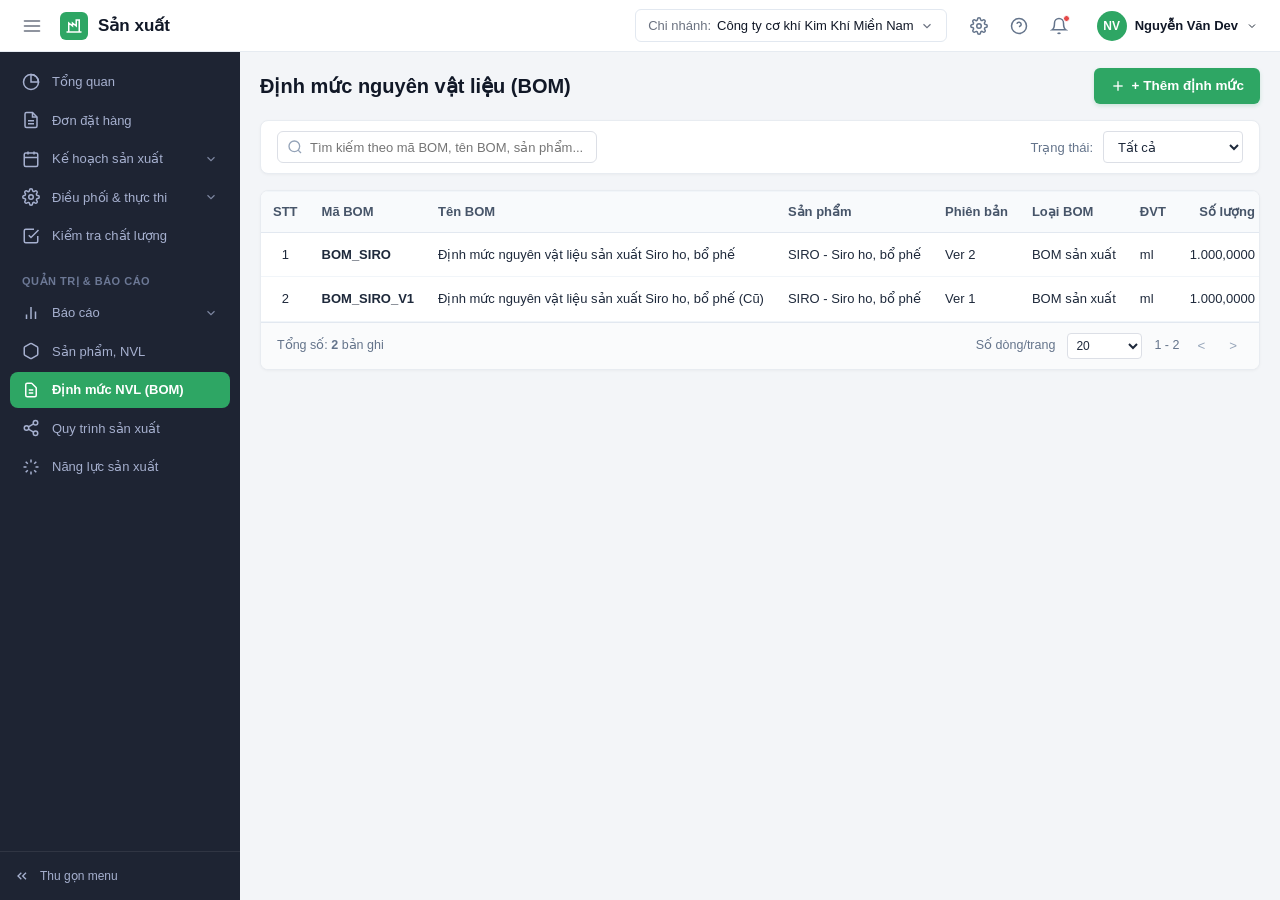
<file: Areas/Productions/Views/BomList.html>
<!DOCTYPE html>
<html lang="vi">
<head>
  <meta charset="UTF-8">
  <meta name="viewport" content="width=device-width, initial-scale=1.0">
  <title>AMIS Sản xuất - Định mức nguyên vật liệu (BOM)</title>
  
  <link rel="stylesheet" href="../../../wwwroot/css/base.css">
  <link rel="stylesheet" href="../../../wwwroot/css/layout.css">
  <link rel="stylesheet" href="../../../wwwroot/css/productions/production-order.css">
  <link rel="stylesheet" href="../../../wwwroot/css/productions/bom.css">
</head>
<body>
  <div class="app-wrapper">
    
    <!-- TOP HEADER -->
    <header class="app-header">
      <div class="header-left">
        <button type="button" class="btn-sidebar-toggle" id="sidebarToggleBtn" title="Đóng/Mở menu">
          <svg width="20" height="20" viewBox="0 0 24 24" fill="none" stroke="currentColor" stroke-width="2" stroke-linecap="round">
            <line x1="3" y1="12" x2="21" y2="12"></line>
            <line x1="3" y1="6" x2="21" y2="6"></line>
            <line x1="3" y1="18" x2="21" y2="18"></line>
          </svg>
        </button>

        <div class="app-brand">
          <div class="app-brand-icon">
            <svg width="18" height="18" viewBox="0 0 24 24" fill="none" stroke="currentColor" stroke-width="2">
              <path d="M2 20h20"></path>
              <path d="M5 20V8l5 4V8l5 4V4h4v16"></path>
            </svg>
          </div>
          <span class="app-brand-name">Sản xuất</span>
        </div>
      </div>

      <div class="header-right">
        <div class="branch-selector" title="Chọn chi nhánh làm việc">
          <span>Chi nhánh:</span>
          <strong>Công ty cơ khí Kim Khí Miền Nam</strong>
          <svg width="14" height="14" viewBox="0 0 24 24" fill="none" stroke="currentColor" stroke-width="2">
            <polyline points="6 9 12 15 18 9"></polyline>
          </svg>
        </div>

        <div class="header-actions">
          <button type="button" class="icon-btn" title="Cài đặt hệ thống">
            <svg width="18" height="18" viewBox="0 0 24 24" fill="none" stroke="currentColor" stroke-width="2">
              <circle cx="12" cy="12" r="3"></circle>
              <path d="M19.4 15a1.65 1.65 0 0 0 .33 1.82l.06.06a2 2 0 0 1 0 2.83 2 2 0 0 1-2.83 0l-.06-.06a1.65 1.65 0 0 0-1.82-.33 1.65 1.65 0 0 0-1 1.51V21a2 2 0 0 1-2 2 2 2 0 0 1-2-2v-.09A1.65 1.65 0 0 0 9 19.4a1.65 1.65 0 0 0-1.82.33l-.06.06a2 2 0 0 1-2.83 0 2 2 0 0 1 0-2.83l.06-.06a1.65 1.65 0 0 0 .33-1.82 1.65 1.65 0 0 0-1.51-1H3a2 2 0 0 1-2-2 2 2 0 0 1 2-2h.09A1.65 1.65 0 0 0 4.6 9a1.65 1.65 0 0 0-.33-1.82l-.06-.06a2 2 0 0 1 0-2.83 2 2 0 0 1 2.83 0l.06.06a1.65 1.65 0 0 0 1.82.33H9a1.65 1.65 0 0 0 1-1.51V3a2 2 0 0 1 2-2 2 2 0 0 1 2 2v.09a1.65 1.65 0 0 0 1 1.51 1.65 1.65 0 0 0 1.82-.33l.06-.06a2 2 0 0 1 2.83 0 2 2 0 0 1 0 2.83l-.06.06a1.65 1.65 0 0 0-.33 1.82V9a1.65 1.65 0 0 0 1.51 1H21a2 2 0 0 1 2 2 2 2 0 0 1-2 2h-.09a1.65 1.65 0 0 0-1.51 1z"></path>
            </svg>
          </button>

          <button type="button" class="icon-btn" title="Trợ giúp & Hướng dẫn">
            <svg width="18" height="18" viewBox="0 0 24 24" fill="none" stroke="currentColor" stroke-width="2">
              <circle cx="12" cy="12" r="10"></circle>
              <path d="M9.09 9a3 3 0 0 1 5.83 1c0 2-3 3-3 3"></path>
              <line x1="12" y1="17" x2="12.01" y2="17"></line>
            </svg>
          </button>

          <button type="button" class="icon-btn" title="Thông báo">
            <svg width="18" height="18" viewBox="0 0 24 24" fill="none" stroke="currentColor" stroke-width="2">
              <path d="M18 8A6 6 0 0 0 6 8c0 7-3 9-3 9h18s-3-2-3-9"></path>
              <path d="M13.73 21a2 2 0 0 1-3.46 0"></path>
            </svg>
            <span class="badge-dot"></span>
          </button>
        </div>

        <a href="UserProfile.html" class="user-profile" title="Xem thông tin cá nhân" style="text-decoration:none;">
          <div class="user-avatar">NV</div>
          <span class="user-name">Nguyễn Văn Dev</span>
          <svg width="12" height="12" viewBox="0 0 24 24" fill="none" stroke="currentColor" stroke-width="2">
            <polyline points="6 9 12 15 18 9"></polyline>
          </svg>
        </a>
      </div>
    </header>

    <!-- SIDEBAR -->
    <aside class="app-sidebar" id="appSidebar">
      <div class="sidebar-nav-container">
        
        <div class="nav-item">
          <a href="Index.html" class="nav-link">
            <span class="nav-icon">
              <svg width="18" height="18" viewBox="0 0 24 24" fill="none" stroke="currentColor" stroke-width="2">
                <circle cx="12" cy="12" r="10"></circle>
                <path d="M12 2a10 10 0 0 1 10 10H12V2z"></path>
              </svg>
            </span>
            <span class="nav-text">Tổng quan</span>
          </a>
        </div>

        <div class="nav-item">
          <a href="#" class="nav-link">
            <span class="nav-icon">
              <svg width="18" height="18" viewBox="0 0 24 24" fill="none" stroke="currentColor" stroke-width="2">
                <path d="M14 2H6a2 2 0 0 0-2 2v16a2 2 0 0 0 2 2h12a2 2 0 0 0 2-2V8z"></path>
                <polyline points="14 2 14 8 20 8"></polyline>
                <line x1="16" y1="13" x2="8" y2="13"></line>
                <line x1="16" y1="17" x2="8" y2="17"></line>
              </svg>
            </span>
            <span class="nav-text">Đơn đặt hàng</span>
          </a>
        </div>

        <div class="nav-item has-sub">
          <a href="#" class="nav-link">
            <span class="nav-icon">
              <svg width="18" height="18" viewBox="0 0 24 24" fill="none" stroke="currentColor" stroke-width="2">
                <rect x="3" y="4" width="18" height="18" rx="2" ry="2"></rect>
                <line x1="16" y1="2" x2="16" y2="6"></line>
                <line x1="8" y1="2" x2="8" y2="6"></line>
                <line x1="3" y1="10" x2="21" y2="10"></line>
              </svg>
            </span>
            <span class="nav-text">Kế hoạch sản xuất</span>
            <svg class="nav-arrow" width="14" height="14" viewBox="0 0 24 24" fill="none" stroke="currentColor" stroke-width="2">
              <polyline points="6 9 12 15 18 9"></polyline>
            </svg>
          </a>
          <div class="sub-menu">
            <a href="#" class="sub-link">Tính nhu cầu vật tư</a>
            <a href="#" class="sub-link">Lập kế hoạch SX</a>
          </div>
        </div>

        <div class="nav-item has-sub">
          <a href="#" class="nav-link">
            <span class="nav-icon">
              <svg width="18" height="18" viewBox="0 0 24 24" fill="none" stroke="currentColor" stroke-width="2">
                <circle cx="12" cy="12" r="3"></circle>
                <path d="M19.4 15a1.65 1.65 0 0 0 .33 1.82l.06.06a2 2 0 0 1 0 2.83 2 2 0 0 1-2.83 0l-.06-.06a1.65 1.65 0 0 0-1.82-.33 1.65 1.65 0 0 0-1 1.51V21a2 2 0 0 1-2 2 2 2 0 0 1-2-2v-.09A1.65 1.65 0 0 0 9 19.4a1.65 1.65 0 0 0-1.82.33l-.06.06a2 2 0 0 1-2.83 0 2 2 0 0 1 0-2.83l.06-.06a1.65 1.65 0 0 0 .33-1.82 1.65 1.65 0 0 0-1.51-1H3a2 2 0 0 1-2-2 2 2 0 0 1 2-2h.09A1.65 1.65 0 0 0 4.6 9a1.65 1.65 0 0 0-.33-1.82l-.06-.06a2 2 0 0 1 0-2.83 2 2 0 0 1 2.83 0l.06.06a1.65 1.65 0 0 0 1.82.33H9a1.65 1.65 0 0 0 1-1.51V3a2 2 0 0 1 2-2 2 2 0 0 1 2 2v.09a1.65 1.65 0 0 0 1 1.51 1.65 1.65 0 0 0 1.82-.33l.06-.06a2 2 0 0 1 2.83 0 2 2 0 0 1 0 2.83l-.06.06a1.65 1.65 0 0 0-.33 1.82V9a1.65 1.65 0 0 0 1.51 1H21a2 2 0 0 1 2 2 2 2 0 0 1-2 2h-.09a1.65 1.65 0 0 0-1.51 1z"></path>
              </svg>
            </span>
            <span class="nav-text">Điều phối & thực thi</span>
            <svg class="nav-arrow" width="14" height="14" viewBox="0 0 24 24" fill="none" stroke="currentColor" stroke-width="2">
              <polyline points="6 9 12 15 18 9"></polyline>
            </svg>
          </a>
          <div class="sub-menu">
            <a href="ProductionOrder.html" class="sub-link">Lệnh sản xuất</a>
            <a href="#" class="sub-link">Lịch sản xuất</a>
            <a href="MaterialRequisitionList.html" class="sub-link">Yêu cầu xuất vật tư</a>
            <a href="ProductionStatisticsList.html" class="sub-link">Thống kê sản xuất</a>
            <a href="FinishedGoodsReceiptList.html" class="sub-link">Nhập thành phẩm</a>
            <a href="HandoverList.html" class="sub-link">Bàn giao thành phẩm</a>
            <a href="#" class="sub-link">Tình hình giao hàng</a>
          </div>
        </div>

        <div class="nav-item">
          <a href="#" class="nav-link">
            <span class="nav-icon">
              <svg width="18" height="18" viewBox="0 0 24 24" fill="none" stroke="currentColor" stroke-width="2">
                <path d="M9 11l3 3L22 4"></path>
                <path d="M21 12v7a2 2 0 0 1-2 2H5a2 2 0 0 1-2-2V5a2 2 0 0 1 2-2h11"></path>
              </svg>
            </span>
            <span class="nav-text">Kiểm tra chất lượng</span>
          </a>
        </div>

        <div class="nav-section-title">QUẢN TRỊ & BÁO CÁO</div>

        <div class="nav-item has-sub">
          <a href="#" class="nav-link">
            <span class="nav-icon">
              <svg width="18" height="18" viewBox="0 0 24 24" fill="none" stroke="currentColor" stroke-width="2">
                <line x1="18" y1="20" x2="18" y2="10"></line>
                <line x1="12" y1="20" x2="12" y2="4"></line>
                <line x1="6" y1="20" x2="6" y2="14"></line>
              </svg>
            </span>
            <span class="nav-text">Báo cáo</span>
            <svg class="nav-arrow" width="14" height="14" viewBox="0 0 24 24" fill="none" stroke="currentColor" stroke-width="2">
              <polyline points="6 9 12 15 18 9"></polyline>
            </svg>
          </a>
          <div class="sub-menu">
            <a href="#" class="sub-link">Báo cáo tiến độ</a>
            <a href="#" class="sub-link">Báo cáo hao hụt NVL</a>
          </div>
        </div>

        <div class="nav-item">
          <a href="#" class="nav-link">
            <span class="nav-icon">
              <svg width="18" height="18" viewBox="0 0 24 24" fill="none" stroke="currentColor" stroke-width="2">
                <path d="M21 16V8a2 2 0 0 0-1-1.73l-7-4a2 2 0 0 0-2 0l-7 4A2 2 0 0 0 3 8v8a2 2 0 0 0 1 1.73l7 4a2 2 0 0 0 2 0l7-4A2 2 0 0 0 21 16z"></path>
              </svg>
            </span>
            <span class="nav-text">Sản phẩm, NVL</span>
          </a>
        </div>

        <!-- MỤC ĐỊNH MỨC NVL (BOM) - ACTIVE MÀU XANH LÁ -->
        <div class="nav-item">
          <a href="BomList.html" class="nav-link active">
            <span class="nav-icon">
              <svg width="18" height="18" viewBox="0 0 24 24" fill="none" stroke="currentColor" stroke-width="2">
                <path d="M9 12h6m-6 4h6m2 5H7a2 2 0 01-2-2V5a2 2 0 012-2h5.586a1 1 0 01.707.293l5.414 5.414a1 1 0 01.293.707V19a2 2 0 01-2 2z"></path>
              </svg>
            </span>
            <span class="nav-text">Định mức NVL (BOM)</span>
          </a>
        </div>

        <div class="nav-item">
          <a href="#" class="nav-link">
            <span class="nav-icon">
              <svg width="18" height="18" viewBox="0 0 24 24" fill="none" stroke="currentColor" stroke-width="2">
                <circle cx="18" cy="5" r="3"></circle>
                <circle cx="6" cy="12" r="3"></circle>
                <circle cx="18" cy="19" r="3"></circle>
                <line x1="8.59" y1="13.51" x2="15.42" y2="17.49"></line>
                <line x1="15.41" y1="6.51" x2="8.59" y2="10.49"></line>
              </svg>
            </span>
            <span class="nav-text">Quy trình sản xuất</span>
          </a>
        </div>

        <div class="nav-item">
          <a href="#" class="nav-link">
            <span class="nav-icon">
              <svg width="18" height="18" viewBox="0 0 24 24" fill="none" stroke="currentColor" stroke-width="2">
                <path d="M12 2v4M12 18v4M4.93 4.93l2.83 2.83M16.24 16.24l2.83 2.83M2 12h4M18 12h4M4.93 19.07l2.83-2.83M16.24 7.76l2.83-2.83"></path>
              </svg>
            </span>
            <span class="nav-text">Năng lực sản xuất</span>
          </a>
        </div>

      </div>

      <div class="sidebar-footer">
        <button type="button" class="btn-collapse-sidebar" id="sidebarCollapseBtn">
          <svg width="16" height="16" viewBox="0 0 24 24" fill="none" stroke="currentColor" stroke-width="2">
            <polyline points="11 17 6 12 11 7"></polyline>
            <polyline points="18 17 13 12 18 7"></polyline>
          </svg>
          <span class="collapse-text">Thu gọn menu</span>
        </button>
      </div>
    </aside>

    <!-- NỘI DUNG CHÍNH -->
    <main class="app-main">
      <div class="main-container page-fade-in">

        <div class="bom-list-header">
          <h1 class="bom-page-title">Định mức nguyên vật liệu (BOM)</h1>
          <div class="bom-header-right">
            <a href="BomCreate.html" class="btn-add-bom">
              <svg width="16" height="16" viewBox="0 0 24 24" fill="none" stroke="currentColor" stroke-width="2">
                <line x1="12" y1="5" x2="12" y2="19"></line>
                <line x1="5" y1="12" x2="19" y2="12"></line>
              </svg>
              + Thêm định mức
            </a>
          </div>
        </div>

        <div class="bom-filter-bar">
          <div class="search-input-wrap">
            <svg class="search-icon" width="16" height="16" viewBox="0 0 24 24" fill="none" stroke="currentColor" stroke-width="2">
              <circle cx="11" cy="11" r="8"></circle>
              <line x1="21" y1="21" x2="16.65" y2="16.65"></line>
            </svg>
            <input type="text" id="bomSearchInput" class="search-input" placeholder="Tìm kiếm theo mã BOM, tên BOM, sản phẩm...">
          </div>

          <div style="display: flex; gap: 10px; align-items: center;">
            <span style="font-size: 13px; color: #64748b;">Trạng thái:</span>
            <select class="form-select" style="width: 140px; height: 32px;">
              <option selected>Tất cả</option>
              <option>Đang sử dụng</option>
              <option>Ngừng sử dụng</option>
            </select>
          </div>
        </div>

        <div class="bom-form-card">
          <div class="table-responsive">
            <table class="bom-table">
              <thead>
                <tr>
                  <th class="text-center" style="width: 50px;">STT</th>
                  <th>Mã BOM</th>
                  <th>Tên BOM</th>
                  <th>Sản phẩm</th>
                  <th>Phiên bản</th>
                  <th>Loại BOM</th>
                  <th>ĐVT</th>
                  <th class="text-right">Số lượng</th>
                  <th>Hiệu lực</th>
                  <th class="text-center">Trạng thái</th>
                  <th class="text-center" style="width: 90px;">Thao tác</th>
                </tr>
              </thead>
              <tbody id="bomListTableBody">
                <tr>
                  <td class="text-center">1</td>
                  <td><strong>BOM_SIRO</strong></td>
                  <td>Định mức nguyên vật liệu sản xuất Siro ho, bổ phế</td>
                  <td>SIRO - Siro ho, bổ phế</td>
                  <td>Ver 2</td>
                  <td>BOM sản xuất</td>
                  <td>ml</td>
                  <td class="text-right">1.000,0000</td>
                  <td>15/01/2026</td>
                  <td class="text-center"><span class="badge-status-active">Đang sử dụng</span></td>
                  <td class="text-center">
                    <a href="BomEdit.html" class="btn-edit-action" title="Sửa định mức BOM">
                      <svg width="16" height="16" viewBox="0 0 24 24" fill="none" stroke="currentColor" stroke-width="2">
                        <path d="M11 4H4a2 2 0 0 0-2 2v14a2 2 0 0 0 2 2h14a2 2 0 0 0 2-2v-7"></path>
                        <path d="M18.5 2.5a2.121 2.121 0 0 1 3 3L12 15l-4 1 1-4 9.5-9.5z"></path>
                      </svg>
                    </a>
                    <button type="button" class="row-act-btn" style="border:none; background:none;" title="Xóa BOM">
                      <svg width="16" height="16" viewBox="0 0 24 24" fill="none" stroke="currentColor" stroke-width="2">
                        <polyline points="3 6 5 6 21 6"></polyline>
                        <path d="M19 6v14a2 2 0 0 1-2 2H7a2 2 0 0 1-2-2V6m3 0V4a2 2 0 0 1 2-2h4a2 2 0 0 1 2 2v2"></path>
                      </svg>
                    </button>
                  </td>
                </tr>

                <tr>
                  <td class="text-center">2</td>
                  <td><strong>BOM_SIRO_V1</strong></td>
                  <td>Định mức nguyên vật liệu sản xuất Siro ho, bổ phế (Cũ)</td>
                  <td>SIRO - Siro ho, bổ phế</td>
                  <td>Ver 1</td>
                  <td>BOM sản xuất</td>
                  <td>ml</td>
                  <td class="text-right">1.000,0000</td>
                  <td>01/01/2026</td>
                  <td class="text-center"><span class="badge-status-inactive">Ngừng sử dụng</span></td>
                  <td class="text-center">
                    <a href="BomEdit.html" class="btn-edit-action" title="Sửa định mức BOM">
                      <svg width="16" height="16" viewBox="0 0 24 24" fill="none" stroke="currentColor" stroke-width="2">
                        <path d="M11 4H4a2 2 0 0 0-2 2v14a2 2 0 0 0 2 2h14a2 2 0 0 0 2-2v-7"></path>
                        <path d="M18.5 2.5a2.121 2.121 0 0 1 3 3L12 15l-4 1 1-4 9.5-9.5z"></path>
                      </svg>
                    </a>
                    <button type="button" class="row-act-btn" style="border:none; background:none;" title="Xóa BOM">
                      <svg width="16" height="16" viewBox="0 0 24 24" fill="none" stroke="currentColor" stroke-width="2">
                        <polyline points="3 6 5 6 21 6"></polyline>
                        <path d="M19 6v14a2 2 0 0 1-2 2H7a2 2 0 0 1-2-2V6m3 0V4a2 2 0 0 1 2-2h4a2 2 0 0 1 2 2v2"></path>
                      </svg>
                    </button>
                  </td>
                </tr>
              </tbody>
            </table>
          </div>

          <div class="table-footer-bar">
            <span>Tổng số: <strong>2</strong> bản ghi</span>
            <div class="table-footer-right">
              <span>Số dòng/trang</span>
              <select class="form-select" style="width: 75px; height: 26px; padding: 0 4px; font-size: 12px;">
                <option selected>20</option>
                <option>50</option>
                <option>100</option>
              </select>
              <span>1 - 2</span>
              <button type="button" class="pagination-btn">&lt;</button>
              <button type="button" class="pagination-btn">&gt;</button>
            </div>
          </div>
        </div>

      </div>
    </main>

  </div>

  <script src="../../../wwwroot/js/app.js"></script>
  <script src="../../../wwwroot/js/productions/bom.js"></script>
</body>
</html>
</file>
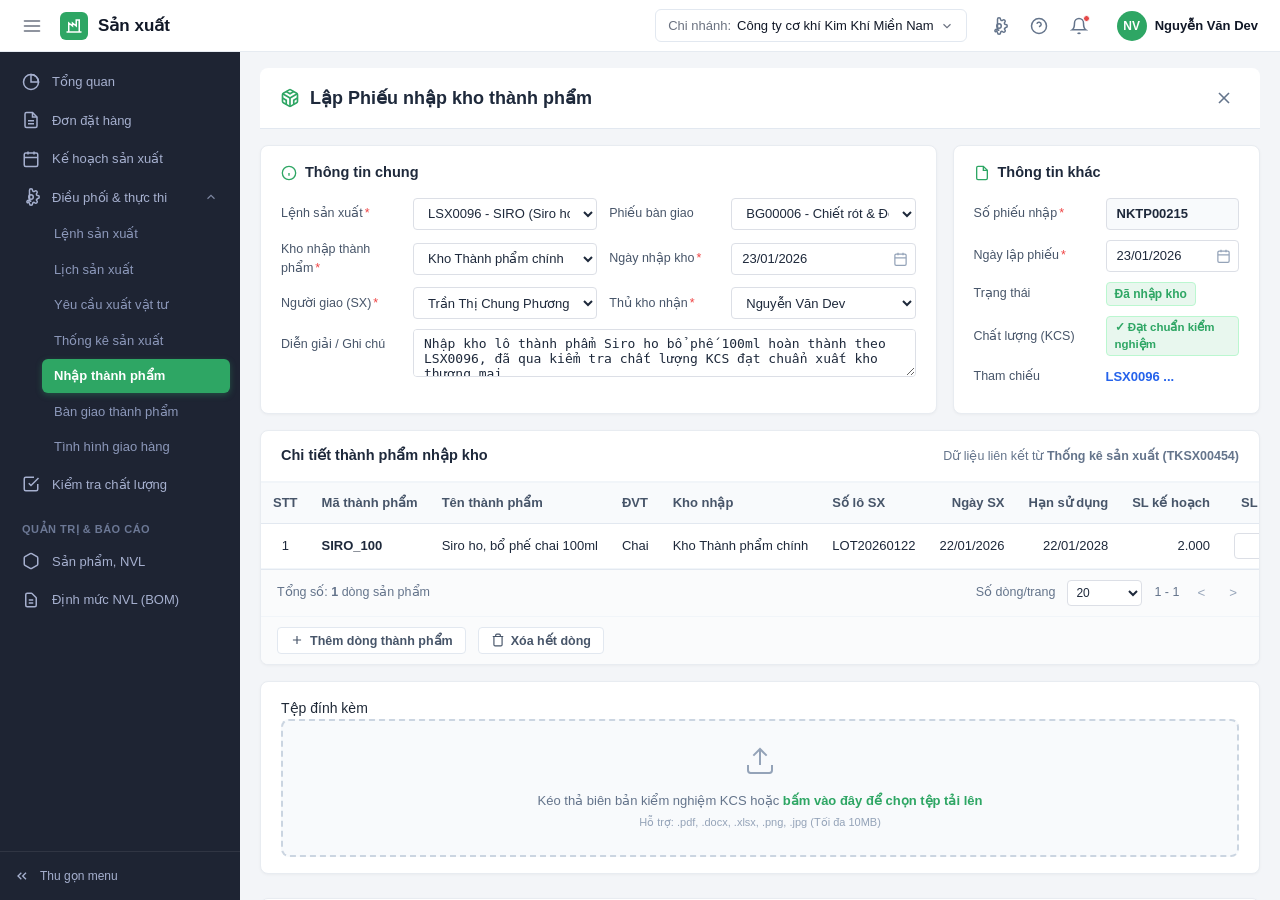
<file: Areas/Productions/Views/FinishedGoodsReceiptCreate.html>
<!DOCTYPE html>
<html lang="vi">
<head>
  <meta charset="UTF-8">
  <meta name="viewport" content="width=device-width, initial-scale=1.0">
  <title>AMIS Sản xuất - Lập Phiếu nhập kho thành phẩm</title>
  
  <link rel="stylesheet" href="../../../wwwroot/css/base.css">
  <link rel="stylesheet" href="../../../wwwroot/css/layout.css">
  <link rel="stylesheet" href="../../../wwwroot/css/productions/production-order.css">
  <link rel="stylesheet" href="../../../wwwroot/css/productions/finished-goods-receipt.css">
</head>
<body>
  <div class="app-wrapper">
    
    <!-- TOP HEADER -->
    <header class="app-header">
      <div class="header-left">
        <button type="button" class="btn-sidebar-toggle" id="sidebarToggleBtn" title="Đóng/Mở menu">
          <svg width="20" height="20" viewBox="0 0 24 24" fill="none" stroke="currentColor" stroke-width="2" stroke-linecap="round">
            <line x1="3" y1="12" x2="21" y2="12"></line>
            <line x1="3" y1="6" x2="21" y2="6"></line>
            <line x1="3" y1="18" x2="21" y2="18"></line>
          </svg>
        </button>

        <div class="app-brand">
          <div class="app-brand-icon">
            <svg width="18" height="18" viewBox="0 0 24 24" fill="none" stroke="currentColor" stroke-width="2">
              <path d="M2 20h20"></path>
              <path d="M5 20V8l5 4V8l5 4V4h4v16"></path>
            </svg>
          </div>
          <span class="app-brand-name">Sản xuất</span>
        </div>
      </div>

      <div class="header-right">
        <div class="branch-selector" title="Chọn chi nhánh làm việc">
          <span>Chi nhánh:</span>
          <strong>Công ty cơ khí Kim Khí Miền Nam</strong>
          <svg width="14" height="14" viewBox="0 0 24 24" fill="none" stroke="currentColor" stroke-width="2">
            <polyline points="6 9 12 15 18 9"></polyline>
          </svg>
        </div>

        <div class="header-actions">
          <button type="button" class="icon-btn" title="Cài đặt hệ thống">
            <svg width="18" height="18" viewBox="0 0 24 24" fill="none" stroke="currentColor" stroke-width="2" stroke-linecap="round" stroke-linejoin="round">
              <circle cx="12" cy="12" r="3"></circle>
              <path d="M19.4 15a1.65 1.65 0 0 0 .33 1.82l.06.06a2 2 0 0 1 0 2.83 2 2 0 0 1-2.83 0l-.06-.06a1.65 1.65 0 0 0-1.82-.33 1.65 1.65 0 0 0-1 1.51V21a2 2 0 0 1-2 2 2 2 0 0 1-2-2v-.09A1.65 1.65 0 0 0 9 19.4a1.65 1.65 0 0 0-1.82.33l-.06.06a2 2 0 0 1 0-2.83 2 2 0 0 1 2.83 0l.06.06a1.65 1.65 0 0 0 1.82.33H9a1.65 1.65 0 0 0 1-1.51V3a2 2 0 0 1 2-2 2 2 0 0 1 2 2v.09a1.65 1.65 0 0 0 1 1.51 1.65 1.65 0 0 0 1.82-.33l.06-.06a2 2 0 0 1 2.83 0 2 2 0 0 1 0 2.83l-.06.06a1.65 1.65 0 0 0-.33 1.82V9a1.65 1.65 0 0 0 1.51 1H21a2 2 0 0 1 2 2 2 2 0 0 1-2 2h-.09a1.65 1.65 0 0 0-1 1.51z"></path>
            </svg>
          </button>
          <button type="button" class="icon-btn" title="Trợ giúp & Hướng dẫn"><svg width="18" height="18" viewBox="0 0 24 24" fill="none" stroke="currentColor" stroke-width="2"><circle cx="12" cy="12" r="10"></circle><path d="M9.09 9a3 3 0 0 1 5.83 1c0 2-3 3-3 3"></path><line x1="12" y1="17" x2="12.01" y2="17"></line></svg></button>
          <button type="button" class="icon-btn" title="Thông báo"><svg width="18" height="18" viewBox="0 0 24 24" fill="none" stroke="currentColor" stroke-width="2"><path d="M18 8A6 6 0 0 0 6 8c0 7-3 9-3 9h18s-3-2-3-9"></path><path d="M13.73 21a2 2 0 0 1-3.46 0"></path></svg><span class="badge-dot"></span></button>
        </div>
        <a href="UserProfile.html" class="user-profile" title="Xem thông tin cá nhân" style="text-decoration:none;"><div class="user-avatar">NV</div><span class="user-name">Nguyễn Văn Dev</span></a>
      </div>
    </header>

    <!-- SIDEBAR -->
    <aside class="app-sidebar" id="appSidebar">
      <div class="sidebar-nav-container">
        <div class="nav-item"><a href="Index.html" class="nav-link"><span class="nav-icon"><svg width="18" height="18" viewBox="0 0 24 24" fill="none" stroke="currentColor" stroke-width="2"><circle cx="12" cy="12" r="10"></circle><path d="M12 2a10 10 0 0 1 10 10H12V2z"></path></svg></span><span class="nav-text">Tổng quan</span></a></div>
        <div class="nav-item"><a href="#" class="nav-link"><span class="nav-icon"><svg width="18" height="18" viewBox="0 0 24 24" fill="none" stroke="currentColor" stroke-width="2"><path d="M14 2H6a2 2 0 0 0-2 2v16a2 2 0 0 0 2 2h12a2 2 0 0 0 2-2V8z"></path><polyline points="14 2 14 8 20 8"></polyline><line x1="16" y1="13" x2="8" y2="13"></line><line x1="16" y1="17" x2="8" y2="17"></line></svg></span><span class="nav-text">Đơn đặt hàng</span></a></div>
        <div class="nav-item has-sub"><a href="#" class="nav-link"><span class="nav-icon"><svg width="18" height="18" viewBox="0 0 24 24" fill="none" stroke="currentColor" stroke-width="2"><rect x="3" y="4" width="18" height="18" rx="2" ry="2"></rect><line x1="16" y1="2" x2="16" y2="6"></line><line x1="8" y1="2" x2="8" y2="6"></line><line x1="3" y1="10" x2="21" y2="10"></line></svg></span><span class="nav-text">Kế hoạch sản xuất</span></a></div>
        
        <!-- Điều phối & thực thi (ACTIVE NHẬP THÀNH PHẨM) -->
        <div class="nav-item has-sub open">
          <a href="#" class="nav-link">
            <span class="nav-icon"><svg width="18" height="18" viewBox="0 0 24 24" fill="none" stroke="currentColor" stroke-width="2" stroke-linecap="round" stroke-linejoin="round"><circle cx="12" cy="12" r="3"></circle><path d="M19.4 15a1.65 1.65 0 0 0 .33 1.82l.06.06a2 2 0 0 1 0 2.83 2 2 0 0 1-2.83 0l-.06-.06a1.65 1.65 0 0 0-1.82-.33 1.65 1.65 0 0 0-1 1.51V21a2 2 0 0 1-2 2 2 2 0 0 1-2-2v-.09A1.65 1.65 0 0 0 9 19.4a1.65 1.65 0 0 0-1.82.33l-.06.06a2 2 0 0 1 0-2.83 2 2 0 0 1 2.83 0l.06.06a1.65 1.65 0 0 0 1.82.33H9a1.65 1.65 0 0 0 1-1.51V3a2 2 0 0 1 2-2 2 2 0 0 1 2 2v.09a1.65 1.65 0 0 0 1 1.51 1.65 1.65 0 0 0 1.82-.33l.06-.06a2 2 0 0 1 2.83 0 2 2 0 0 1 0 2.83l-.06.06a1.65 1.65 0 0 0-.33 1.82V9a1.65 1.65 0 0 0 1.51 1H21a2 2 0 0 1 2 2 2 2 0 0 1-2 2h-.09a1.65 1.65 0 0 0-1 1.51z"></path></svg></span>
            <span class="nav-text">Điều phối & thực thi</span>
            <svg class="nav-arrow" width="14" height="14" viewBox="0 0 24 24" fill="none" stroke="currentColor" stroke-width="2"><polyline points="6 9 12 15 18 9"></polyline></svg>
          </a>
          <div class="sub-menu">
            <a href="ProductionOrder.html" class="sub-link">Lệnh sản xuất</a>
            <a href="#" class="sub-link">Lịch sản xuất</a>
            <a href="MaterialRequisitionList.html" class="sub-link">Yêu cầu xuất vật tư</a>
            <a href="ProductionStatisticsList.html" class="sub-link">Thống kê sản xuất</a>
            <!-- NHẬP THÀNH PHẨM ACTIVE XANH LÁ -->
            <a href="FinishedGoodsReceiptList.html" class="sub-link active">Nhập thành phẩm</a>
            <a href="HandoverList.html" class="sub-link">Bàn giao thành phẩm</a>
            <a href="#" class="sub-link">Tình hình giao hàng</a>
          </div>
        </div>

        <div class="nav-item"><a href="#" class="nav-link"><span class="nav-icon"><svg width="18" height="18" viewBox="0 0 24 24" fill="none" stroke="currentColor" stroke-width="2"><path d="M9 11l3 3L22 4"></path><path d="M21 12v7a2 2 0 0 1-2 2H5a2 2 0 0 1-2-2V5a2 2 0 0 1 2-2h11"></path></svg></span><span class="nav-text">Kiểm tra chất lượng</span></a></div>
        <div class="nav-section-title">QUẢN TRỊ & BÁO CÁO</div>
        <div class="nav-item"><a href="#" class="nav-link"><span class="nav-icon"><svg width="18" height="18" viewBox="0 0 24 24" fill="none" stroke="currentColor" stroke-width="2"><path d="M21 16V8a2 2 0 0 0-1-1.73l-7-4a2 2 0 0 0-2 0l-7 4A2 2 0 0 0 3 8v8a2 2 0 0 0 1 1.73l7 4a2 2 0 0 0 2 0l7-4A2 2 0 0 0 21 16z"></path></svg></span><span class="nav-text">Sản phẩm, NVL</span></a></div>
        <div class="nav-item"><a href="BomList.html" class="nav-link"><span class="nav-icon"><svg width="18" height="18" viewBox="0 0 24 24" fill="none" stroke="currentColor" stroke-width="2"><path d="M9 12h6m-6 4h6m2 5H7a2 2 0 01-2-2V5a2 2 0 012-2h5.586a1 1 0 01.707.293l5.414 5.414a1 1 0 01.293.707V19a2 2 0 01-2 2z"></path></svg></span><span class="nav-text">Định mức NVL (BOM)</span></a></div>
      </div>
      <div class="sidebar-footer">
        <button type="button" class="btn-collapse-sidebar" id="sidebarCollapseBtn"><svg width="16" height="16" viewBox="0 0 24 24" fill="none" stroke="currentColor" stroke-width="2"><polyline points="11 17 6 12 11 7"></polyline><polyline points="18 17 13 12 18 7"></polyline></svg><span class="collapse-text">Thu gọn menu</span></button>
      </div>
    </aside>

    <!-- NỘI DUNG CHÍNH (LẬP PHIẾU NHẬP KHO THÀNH PHẨM) -->
    <main class="app-main">
      <div class="main-container page-fade-in" style="padding-bottom: 24px;">
        
        <!-- Header Phiếu Nhập Kho -->
        <div class="handover-detail-header">
          <div class="handover-detail-title">
            <svg width="20" height="20" viewBox="0 0 24 24" fill="none" stroke="currentColor" stroke-width="2" style="color:var(--color-primary);">
              <path d="M21 16V8a2 2 0 0 0-1-1.73l-7-4a2 2 0 0 0-2 0l-7 4A2 2 0 0 0 3 8v8a2 2 0 0 0 1 1.73l7 4a2 2 0 0 0 2 0l7-4A2 2 0 0 0 21 16z"></path>
              <polyline points="7.5 4.21 12 6.81 16.5 4.21"></polyline>
              <polyline points="7.5 19.79 7.5 14.6 3 12"></polyline>
              <polyline points="21 12 16.5 14.6 16.5 19.79"></polyline>
              <polyline points="3.27 6.96 12 12.01 20.73 6.96"></polyline>
              <line x1="12" y1="22.08" x2="12" y2="12"></line>
            </svg>
            Lập Phiếu nhập kho thành phẩm
          </div>
          <div class="handover-detail-actions">
            <button type="button" class="btn-close-modal" id="btnCloseFGR" title="Đóng">
              <svg width="20" height="20" viewBox="0 0 24 24" fill="none" stroke="currentColor" stroke-width="2">
                <line x1="18" y1="6" x2="6" y2="18"></line>
                <line x1="6" y1="6" x2="18" y2="18"></line>
              </svg>
            </button>
          </div>
        </div>

        <!-- GRID 2 CỘT: THÔNG TIN CHUNG & THÔNG TIN KHÁC -->
        <div class="fgr-top-grid">
          
          <!-- Cột Trái: Thông tin chung -->
          <div class="fgr-card">
            <div class="fgr-card-title">
              <svg width="16" height="16" viewBox="0 0 24 24" fill="none" stroke="currentColor" stroke-width="2" style="color:var(--color-primary);">
                <circle cx="12" cy="12" r="10"></circle>
                <line x1="12" y1="16" x2="12" y2="12"></line>
                <line x1="12" y1="8" x2="12.01" y2="8"></line>
              </svg>
              Thông tin chung
            </div>

            <div class="fgr-field-row row-2col">
              <label>Lệnh sản xuất<span class="required-star">*</span></label>
              <select class="form-select">
                <option selected>LSX0096 - SIRO (Siro ho, bổ phế 100ml)</option>
                <option>LSX0095 - VIEN_NGAM (Viên ngậm thảo dược)</option>
              </select>

              <label>Phiếu bàn giao</label>
              <select class="form-select">
                <option selected>BG00006 - Chiết rót & Đóng chai (22/01/2026)</option>
                <option>Không theo phiếu bàn giao</option>
              </select>
            </div>

            <div class="fgr-field-row row-2col">
              <label>Kho nhập thành phẩm<span class="required-star">*</span></label>
              <select class="form-select">
                <option selected>Kho Thành phẩm chính</option>
                <option>Kho Hàng mẫu kiểm nghiệm</option>
                <option>Kho Chờ xuất bán</option>
              </select>

              <label>Ngày nhập kho<span class="required-star">*</span></label>
              <div class="date-input-wrap">
                <input type="text" class="form-input" value="23/01/2026">
                <span class="date-picker-icon">
                  <svg width="15" height="15" viewBox="0 0 24 24" fill="none" stroke="currentColor" stroke-width="2">
                    <rect x="3" y="4" width="18" height="18" rx="2" ry="2"></rect>
                    <line x1="16" y1="2" x2="16" y2="6"></line>
                    <line x1="8" y1="2" x2="8" y2="6"></line>
                    <line x1="3" y1="10" x2="21" y2="10"></line>
                  </svg>
                </span>
              </div>
            </div>

            <div class="fgr-field-row row-2col">
              <label>Người giao (SX)<span class="required-star">*</span></label>
              <select class="form-select">
                <option selected>Trần Thị Chung Phương</option>
                <option>Hoàng Thu Hằng</option>
              </select>

              <label>Thủ kho nhận<span class="required-star">*</span></label>
              <select class="form-select">
                <option selected>Nguyễn Văn Dev</option>
                <option>Lê Văn Kho</option>
              </select>
            </div>

            <div class="fgr-field-row" style="align-items: flex-start;">
              <label style="padding-top: 6px;">Diễn giải / Ghi chú</label>
              <textarea class="form-textarea" rows="2" placeholder="Nhập ghi chú chi tiết...">Nhập kho lô thành phẩm Siro ho bổ phế 100ml hoàn thành theo LSX0096, đã qua kiểm tra chất lượng KCS đạt chuẩn xuất kho thương mại.</textarea>
            </div>

          </div>

          <!-- Cột Phải: Thông tin khác -->
          <div class="fgr-card">
            <div class="fgr-card-title">
              <svg width="16" height="16" viewBox="0 0 24 24" fill="none" stroke="currentColor" stroke-width="2" style="color:var(--color-primary);">
                <path d="M14 2H6a2 2 0 0 0-2 2v16a2 2 0 0 0 2 2h12a2 2 0 0 0 2-2V8z"></path>
                <polyline points="14 2 14 8 20 8"></polyline>
              </svg>
              Thông tin khác
            </div>

            <div class="fgr-field-row">
              <label>Số phiếu nhập<span class="required-star">*</span></label>
              <input type="text" class="form-input" value="NKTP00215" readonly style="background-color: #f8fafc; font-weight: 600;">
            </div>

            <div class="fgr-field-row">
              <label>Ngày lập phiếu<span class="required-star">*</span></label>
              <div class="date-input-wrap">
                <input type="text" class="form-input" value="23/01/2026">
                <span class="date-picker-icon">
                  <svg width="15" height="15" viewBox="0 0 24 24" fill="none" stroke="currentColor" stroke-width="2">
                    <rect x="3" y="4" width="18" height="18" rx="2" ry="2"></rect>
                    <line x1="16" y1="2" x2="16" y2="6"></line>
                    <line x1="8" y1="2" x2="8" y2="6"></line>
                    <line x1="3" y1="10" x2="21" y2="10"></line>
                  </svg>
                </span>
              </div>
            </div>

            <div class="fgr-field-row">
              <label>Trạng thái</label>
              <div>
                <span class="badge-status-inwarded">Đã nhập kho</span>
              </div>
            </div>

            <div class="fgr-field-row">
              <label>Chất lượng (KCS)</label>
              <div>
                <span class="badge-status-approved" style="font-size: 11.5px;">✓ Đạt chuẩn kiểm nghiệm</span>
              </div>
            </div>

            <div class="fgr-field-row">
              <label>Tham chiếu</label>
              <div>
                <a href="ProductionOrder.html" class="ref-link" title="Xem lệnh sản xuất">LSX0096 ...</a>
              </div>
            </div>
          </div>

        </div>

        <!-- BẢNG CHI TIẾT THÀNH PHẨM NHẬP KHO -->
        <div class="mr-table-card">
          <div class="mr-table-header">
            <span class="mr-table-title">Chi tiết thành phẩm nhập kho</span>
            <div style="font-size: 12.5px; color: #64748b;">Dữ liệu liên kết từ <strong>Thống kê sản xuất (TKSX00454)</strong></div>
          </div>
          
          <div class="table-responsive">
            <table class="bom-table">
              <thead>
                <tr>
                  <th class="text-center" style="width: 45px;">STT</th>
                  <th>Mã thành phẩm</th>
                  <th>Tên thành phẩm</th>
                  <th>ĐVT</th>
                  <th>Kho nhập</th>
                  <th>Số lô SX</th>
                  <th class="text-right">Ngày SX</th>
                  <th class="text-right">Hạn sử dụng</th>
                  <th class="text-right">SL kế hoạch</th>
                  <th class="text-right">SL thực nhập</th>
                  <th class="text-right">SL phế phẩm</th>
                  <th class="text-right">Thành tiền (VNĐ)</th>
                  <th class="text-center" style="width: 60px;">Xóa</th>
                </tr>
              </thead>
              <tbody id="fgrTableBody">
                <tr>
                  <td class="text-center">1</td>
                  <td><strong>SIRO_100</strong></td>
                  <td>Siro ho, bổ phế chai 100ml</td>
                  <td>Chai</td>
                  <td>Kho Thành phẩm chính</td>
                  <td><span class="tag-pill-sm">LOT20260122</span></td>
                  <td class="text-right">22/01/2026</td>
                  <td class="text-right">22/01/2028</td>
                  <td class="text-right">2.000</td>
                  <td class="text-right"><input type="text" class="form-input text-right val-rec" value="1.965" style="height:26px; font-size:12px; font-weight:700; color:#2ea664; width:90px;"></td>
                  <td class="text-right" style="color:#ef4444; font-weight:600;">35</td>
                  <td class="text-right font-weight-bold" style="font-weight:700;">68.775.000</td>
                  <td class="text-center">
                    <button type="button" class="row-act-btn btn-delete-row" title="Xóa dòng" style="border:none; background:transparent;">
                      <svg width="15" height="15" viewBox="0 0 24 24" fill="none" stroke="currentColor" stroke-width="2">
                        <polyline points="3 6 5 6 21 6"></polyline>
                        <path d="M19 6v14a2 2 0 0 1-2 2H7a2 2 0 0 1-2-2V6m3 0V4a2 2 0 0 1 2-2h4a2 2 0 0 1 2 2v2"></path>
                      </svg>
                    </button>
                  </td>
                </tr>
              </tbody>
            </table>
          </div>

          <div class="table-footer-bar">
            <span>Tổng số: <strong id="totalFGRCount">1</strong> dòng sản phẩm</span>
            <div class="table-footer-right">
              <span>Số dòng/trang</span>
              <select class="form-select" style="width: 75px; height: 26px; padding: 0 4px; font-size: 12px;">
                <option selected>20</option>
                <option>50</option>
              </select>
              <span>1 - 1</span>
              <button type="button" class="pagination-btn">&lt;</button>
              <button type="button" class="pagination-btn">&gt;</button>
            </div>
          </div>

          <div class="handover-table-actions">
            <button type="button" class="btn-table-action" id="btnAddFGRRow">
              <svg width="14" height="14" viewBox="0 0 24 24" fill="none" stroke="currentColor" stroke-width="2">
                <line x1="12" y1="5" x2="12" y2="19"></line>
                <line x1="5" y1="12" x2="19" y2="12"></line>
              </svg>
              Thêm dòng thành phẩm
            </button>
            <button type="button" class="btn-table-action danger" id="btnClearFGRRows">
              <svg width="14" height="14" viewBox="0 0 24 24" fill="none" stroke="currentColor" stroke-width="2">
                <polyline points="3 6 5 6 21 6"></polyline>
                <path d="M19 6v14a2 2 0 0 1-2 2H7a2 2 0 0 1-2-2V6m3 0V4a2 2 0 0 1 2-2h4a2 2 0 0 1 2 2v2"></path>
              </svg>
              Xóa hết dòng
            </button>
          </div>
        </div>

        <!-- TỆP ĐÍNH KÈM -->
        <div class="handover-attach-card">
          <div class="handover-card-title">Tệp đính kèm</div>
          <div class="handover-attach-box">
            <div class="attach-icon">
              <svg width="32" height="32" viewBox="0 0 24 24" fill="none" stroke="currentColor" stroke-width="1.5">
                <path d="M21 15v4a2 2 0 0 1-2 2H5a2 2 0 0 1-2-2v-4"></path>
                <polyline points="17 8 12 3 7 8"></polyline>
                <line x1="12" y1="3" x2="12" y2="15"></line>
              </svg>
            </div>
            <div class="attach-text">Kéo thả biên bản kiểm nghiệm KCS hoặc <strong>bấm vào đây để chọn tệp tải lên</strong></div>
            <div style="font-size: 11px; color: #94a3b8; margin-top: 4px;">Hỗ trợ: .pdf, .docx, .xlsx, .png, .jpg (Tối đa 10MB)</div>
          </div>
        </div>

        <!-- THANH NÚT CHÂN TRANG -->
        <div class="fgr-action-footer">
          <button type="button" class="btn-cancel" id="btnCancelFGR">Hủy</button>
          <button type="button" class="btn-save-draft" id="btnSaveAndNewFGR">Lưu & Thêm mới</button>
          <button type="button" class="btn-save-submit" id="btnSaveFGR">Lưu nhập kho</button>
        </div>

      </div>
    </main>

  </div>

  <script src="../../../wwwroot/js/app.js"></script>
  <script src="../../../wwwroot/js/productions/finished-goods-receipt.js"></script>
</body>
</html>
</file>
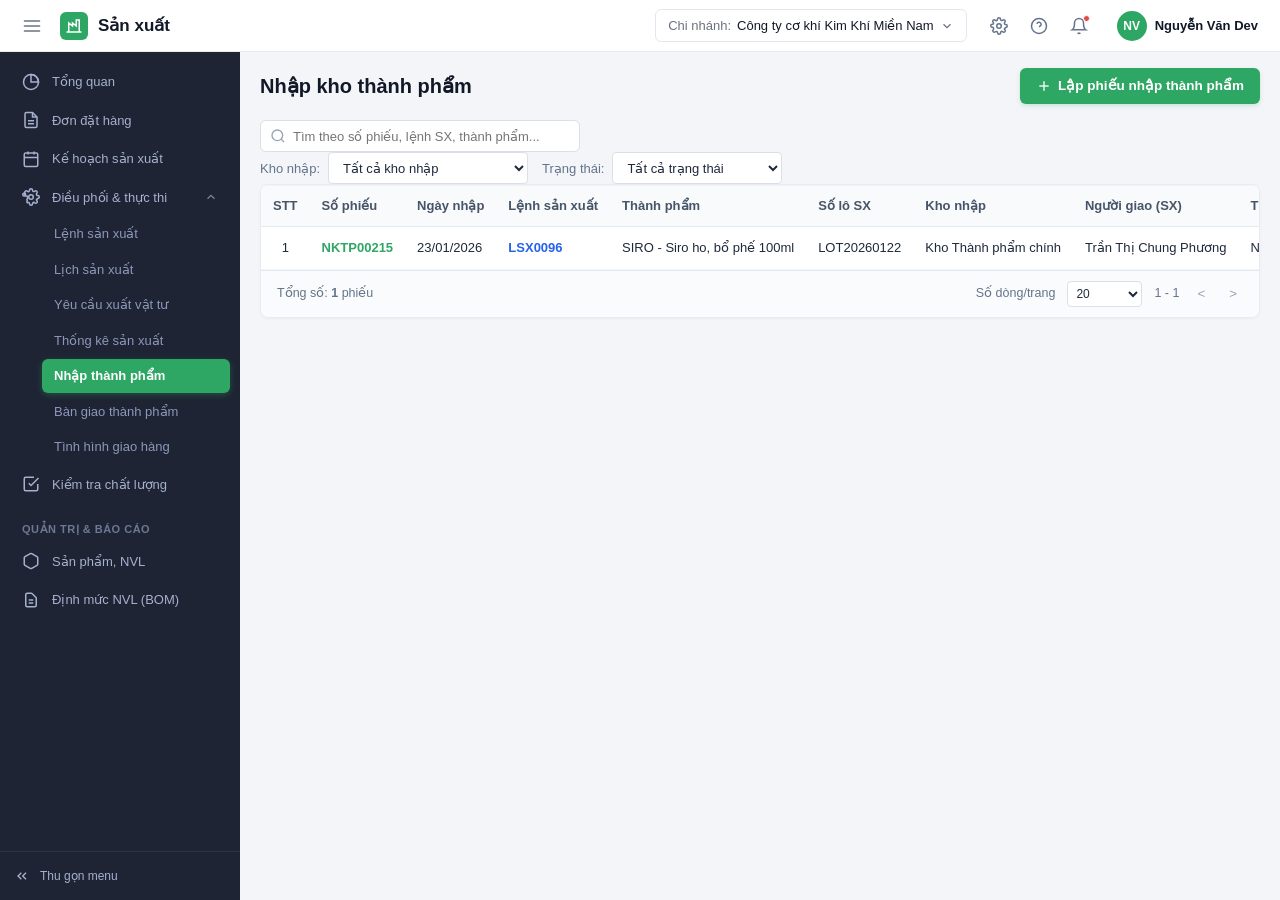
<file: Areas/Productions/Views/FinishedGoodsReceiptList.html>
<!DOCTYPE html>
<html lang="vi">
<head>
  <meta charset="UTF-8">
  <meta name="viewport" content="width=device-width, initial-scale=1.0">
  <title>AMIS Sản xuất - Nhập thành phẩm</title>
  
  <link rel="stylesheet" href="../../../wwwroot/css/base.css">
  <link rel="stylesheet" href="../../../wwwroot/css/layout.css">
  <link rel="stylesheet" href="../../../wwwroot/css/productions/production-order.css">
  <link rel="stylesheet" href="../../../wwwroot/css/productions/production-statistics.css">
  <link rel="stylesheet" href="../../../wwwroot/css/productions/finished-goods-receipt.css">
</head>
<body>
  <div class="app-wrapper">
    
    <!-- TOP HEADER -->
    <header class="app-header">
      <div class="header-left">
        <button type="button" class="btn-sidebar-toggle" id="sidebarToggleBtn" title="Đóng/Mở menu">
          <svg width="20" height="20" viewBox="0 0 24 24" fill="none" stroke="currentColor" stroke-width="2" stroke-linecap="round">
            <line x1="3" y1="12" x2="21" y2="12"></line>
            <line x1="3" y1="6" x2="21" y2="6"></line>
            <line x1="3" y1="18" x2="21" y2="18"></line>
          </svg>
        </button>

        <div class="app-brand">
          <div class="app-brand-icon">
            <svg width="18" height="18" viewBox="0 0 24 24" fill="none" stroke="currentColor" stroke-width="2">
              <path d="M2 20h20"></path>
              <path d="M5 20V8l5 4V8l5 4V4h4v16"></path>
            </svg>
          </div>
          <span class="app-brand-name">Sản xuất</span>
        </div>
      </div>

      <div class="header-right">
        <div class="branch-selector" title="Chọn chi nhánh làm việc">
          <span>Chi nhánh:</span>
          <strong>Công ty cơ khí Kim Khí Miền Nam</strong>
          <svg width="14" height="14" viewBox="0 0 24 24" fill="none" stroke="currentColor" stroke-width="2">
            <polyline points="6 9 12 15 18 9"></polyline>
          </svg>
        </div>

        <div class="header-actions">
          <button type="button" class="icon-btn" title="Cài đặt hệ thống">
            <svg width="18" height="18" viewBox="0 0 24 24" fill="none" stroke="currentColor" stroke-width="2" stroke-linecap="round" stroke-linejoin="round">
              <circle cx="12" cy="12" r="3"></circle>
              <path d="M19.4 15a1.65 1.65 0 0 0 .33 1.82l.06.06a2 2 0 0 1 0 2.83 2 2 0 0 1-2.83 0l-.06-.06a1.65 1.65 0 0 0-1.82-.33 1.65 1.65 0 0 0-1 1.51V21a2 2 0 0 1-2 2 2 2 0 0 1-2-2v-.09A1.65 1.65 0 0 0 9 19.4a1.65 1.65 0 0 0-1.82.33l-.06.06a2 2 0 0 1-2.83 0 2 2 0 0 1 0-2.83l.06-.06a1.65 1.65 0 0 0 .33-1.82 1.65 1.65 0 0 0-1-1.51H3a2 2 0 0 1-2-2 2 2 0 0 1 2-2h.09A1.65 1.65 0 0 0 4.6 9a1.65 1.65 0 0 0-.33-1.82l-.06-.06a2 2 0 0 1 0-2.83 2 2 0 0 1 2.83 0l.06.06a1.65 1.65 0 0 0 1.82.33H9a1.65 1.65 0 0 0 1-1.51V3a2 2 0 0 1 2-2 2 2 0 0 1 2 2v.09a1.65 1.65 0 0 0 1 1.51 1.65 1.65 0 0 0 1.82-.33l.06-.06a2 2 0 0 1 2.83 0 2 2 0 0 1 0 2.83l-.06.06a1.65 1.65 0 0 0-.33 1.82V9a1.65 1.65 0 0 0 1.51 1H21a2 2 0 0 1 2 2 2 2 0 0 1-2 2h-.09a1.65 1.65 0 0 0-1 1.51z"></path>
            </svg>
          </button>
          <button type="button" class="icon-btn" title="Trợ giúp & Hướng dẫn"><svg width="18" height="18" viewBox="0 0 24 24" fill="none" stroke="currentColor" stroke-width="2"><circle cx="12" cy="12" r="10"></circle><path d="M9.09 9a3 3 0 0 1 5.83 1c0 2-3 3-3 3"></path><line x1="12" y1="17" x2="12.01" y2="17"></line></svg></button>
          <button type="button" class="icon-btn" title="Thông báo"><svg width="18" height="18" viewBox="0 0 24 24" fill="none" stroke="currentColor" stroke-width="2"><path d="M18 8A6 6 0 0 0 6 8c0 7-3 9-3 9h18s-3-2-3-9"></path><path d="M13.73 21a2 2 0 0 1-3.46 0"></path></svg><span class="badge-dot"></span></button>
        </div>
        <a href="UserProfile.html" class="user-profile" title="Xem thông tin cá nhân" style="text-decoration:none;"><div class="user-avatar">NV</div><span class="user-name">Nguyễn Văn Dev</span></a>
      </div>
    </header>

    <!-- SIDEBAR -->
    <aside class="app-sidebar" id="appSidebar">
      <div class="sidebar-nav-container">
        <div class="nav-item"><a href="Index.html" class="nav-link"><span class="nav-icon"><svg width="18" height="18" viewBox="0 0 24 24" fill="none" stroke="currentColor" stroke-width="2"><circle cx="12" cy="12" r="10"></circle><path d="M12 2a10 10 0 0 1 10 10H12V2z"></path></svg></span><span class="nav-text">Tổng quan</span></a></div>
        <div class="nav-item"><a href="#" class="nav-link"><span class="nav-icon"><svg width="18" height="18" viewBox="0 0 24 24" fill="none" stroke="currentColor" stroke-width="2"><path d="M14 2H6a2 2 0 0 0-2 2v16a2 2 0 0 0 2 2h12a2 2 0 0 0 2-2V8z"></path><polyline points="14 2 14 8 20 8"></polyline><line x1="16" y1="13" x2="8" y2="13"></line><line x1="16" y1="17" x2="8" y2="17"></line></svg></span><span class="nav-text">Đơn đặt hàng</span></a></div>
        <div class="nav-item has-sub"><a href="#" class="nav-link"><span class="nav-icon"><svg width="18" height="18" viewBox="0 0 24 24" fill="none" stroke="currentColor" stroke-width="2"><rect x="3" y="4" width="18" height="18" rx="2" ry="2"></rect><line x1="16" y1="2" x2="16" y2="6"></line><line x1="8" y1="2" x2="8" y2="6"></line><line x1="3" y1="10" x2="21" y2="10"></line></svg></span><span class="nav-text">Kế hoạch sản xuất</span></a></div>
        
        <!-- Điều phối & thực thi (ACTIVE NHẬP THÀNH PHẨM) -->
        <div class="nav-item has-sub open">
          <a href="#" class="nav-link">
            <span class="nav-icon"><svg width="18" height="18" viewBox="0 0 24 24" fill="none" stroke="currentColor" stroke-width="2" stroke-linecap="round" stroke-linejoin="round"><circle cx="12" cy="12" r="3"></circle><path d="M19.4 15a1.65 1.65 0 0 0 .33 1.82l.06.06a2 2 0 0 1 0 2.83 2 2 0 0 1-2.83 0l-.06-.06a1.65 1.65 0 0 0-1.82-.33 1.65 1.65 0 0 0-1 1.51V21a2 2 0 0 1-2 2 2 2 0 0 1-2-2v-.09A1.65 1.65 0 0 0 9 19.4a1.65 1.65 0 0 0-1.82.33l-.06.06a2 2 0 0 1 0-2.83 2 2 0 0 1 0-2.83l.06-.06a1.65 1.65 0 0 0 .33-1.82 1.65 1.65 0 0 0-1-1.51H3a2 2 0 0 1-2-2 2 2 0 0 1 2-2h.09A1.65 1.65 0 0 0 4.6 9a1.65 1.65 0 0 0-.33-1.82l-.06-.06a2 2 0 0 1 0-2.83 2 2 0 0 1 2.83 0l.06.06a1.65 1.65 0 0 0 1.82.33H9a1.65 1.65 0 0 0 1-1.51V3a2 2 0 0 1 2-2 2 2 0 0 1 2 2v.09a1.65 1.65 0 0 0 1 1.51 1.65 1.65 0 0 0 1.82-.33l.06-.06a2 2 0 0 1 2.83 0 2 2 0 0 1 0 2.83l-.06.06a1.65 1.65 0 0 0-.33 1.82V9a1.65 1.65 0 0 0 1.51 1H21a2 2 0 0 1 2 2 2 2 0 0 1-2 2h-.09a1.65 1.65 0 0 0-1 1.51z"></path></svg></span>
            <span class="nav-text">Điều phối & thực thi</span>
            <svg class="nav-arrow" width="14" height="14" viewBox="0 0 24 24" fill="none" stroke="currentColor" stroke-width="2"><polyline points="6 9 12 15 18 9"></polyline></svg>
          </a>
          <div class="sub-menu">
            <a href="ProductionOrder.html" class="sub-link">Lệnh sản xuất</a>
            <a href="#" class="sub-link">Lịch sản xuất</a>
            <a href="MaterialRequisitionList.html" class="sub-link">Yêu cầu xuất vật tư</a>
            <a href="ProductionStatisticsList.html" class="sub-link">Thống kê sản xuất</a>
            <!-- NHẬP THÀNH PHẨM ACTIVE XANH LÁ -->
            <a href="FinishedGoodsReceiptList.html" class="sub-link active">Nhập thành phẩm</a>
            <a href="HandoverList.html" class="sub-link">Bàn giao thành phẩm</a>
            <a href="#" class="sub-link">Tình hình giao hàng</a>
          </div>
        </div>

        <div class="nav-item"><a href="#" class="nav-link"><span class="nav-icon"><svg width="18" height="18" viewBox="0 0 24 24" fill="none" stroke="currentColor" stroke-width="2"><path d="M9 11l3 3L22 4"></path><path d="M21 12v7a2 2 0 0 1-2 2H5a2 2 0 0 1-2-2V5a2 2 0 0 1 2-2h11"></path></svg></span><span class="nav-text">Kiểm tra chất lượng</span></a></div>
        <div class="nav-section-title">QUẢN TRỊ & BÁO CÁO</div>
        <div class="nav-item"><a href="#" class="nav-link"><span class="nav-icon"><svg width="18" height="18" viewBox="0 0 24 24" fill="none" stroke="currentColor" stroke-width="2"><path d="M21 16V8a2 2 0 0 0-1-1.73l-7-4a2 2 0 0 0-2 0l-7 4A2 2 0 0 0 3 8v8a2 2 0 0 0 1 1.73l7 4a2 2 0 0 0 2 0l7-4A2 2 0 0 0 21 16z"></path></svg></span><span class="nav-text">Sản phẩm, NVL</span></a></div>
        <div class="nav-item"><a href="BomList.html" class="nav-link"><span class="nav-icon"><svg width="18" height="18" viewBox="0 0 24 24" fill="none" stroke="currentColor" stroke-width="2"><path d="M9 12h6m-6 4h6m2 5H7a2 2 0 01-2-2V5a2 2 0 012-2h5.586a1 1 0 01.707.293l5.414 5.414a1 1 0 01.293.707V19a2 2 0 01-2 2z"></path></svg></span><span class="nav-text">Định mức NVL (BOM)</span></a></div>
      </div>
      <div class="sidebar-footer">
        <button type="button" class="btn-collapse-sidebar" id="sidebarCollapseBtn"><svg width="16" height="16" viewBox="0 0 24 24" fill="none" stroke="currentColor" stroke-width="2"><polyline points="11 17 6 12 11 7"></polyline><polyline points="18 17 13 12 18 7"></polyline></svg><span class="collapse-text">Thu gọn menu</span></button>
      </div>
    </aside>

    <!-- NỘI DUNG CHÍNH (DANH SÁCH NHẬP THÀNH PHẨM) -->
    <main class="app-main">
      <div class="main-container page-fade-in">
        
        <div class="fgr-list-header">
          <h1 class="fgr-page-title">Nhập kho thành phẩm</h1>
          <div>
            <a href="FinishedGoodsReceiptCreate.html" class="btn-add-fgr">
              <svg width="16" height="16" viewBox="0 0 24 24" fill="none" stroke="currentColor" stroke-width="2">
                <line x1="12" y1="5" x2="12" y2="19"></line>
                <line x1="5" y1="12" x2="19" y2="12"></line>
              </svg>
              Lập phiếu nhập thành phẩm
            </a>
          </div>
        </div>

        <!-- Filter bar -->
        <div class="handover-filter-bar">
          <div class="search-input-wrap">
            <svg class="search-icon" width="16" height="16" viewBox="0 0 24 24" fill="none" stroke="currentColor" stroke-width="2">
              <circle cx="11" cy="11" r="8"></circle>
              <line x1="21" y1="21" x2="16.65" y2="16.65"></line>
            </svg>
            <input type="text" id="fgrSearchInput" class="search-input" placeholder="Tìm theo số phiếu, lệnh SX, thành phẩm...">
          </div>

          <div style="display: flex; gap: 14px; align-items: center; flex-wrap: wrap;">
            <div style="display: flex; gap: 8px; align-items: center;">
              <span style="font-size: 13px; color: #64748b;">Kho nhập:</span>
              <select class="form-select" style="width: 200px; height: 32px;">
                <option selected>Tất cả kho nhập</option>
                <option>Kho Thành phẩm chính</option>
                <option>Kho Hàng mẫu kiểm nghiệm</option>
              </select>
            </div>

            <div style="display: flex; gap: 8px; align-items: center;">
              <span style="font-size: 13px; color: #64748b;">Trạng thái:</span>
              <select class="form-select" style="width: 170px; height: 32px;">
                <option selected>Tất cả trạng thái</option>
                <option>Đã nhập kho</option>
                <option>Chờ nhập kho</option>
              </select>
            </div>
          </div>
        </div>

        <!-- BẢNG DANH SÁCH NHẬP THÀNH PHẨM -->
        <div class="mr-table-card">
          <div class="table-responsive">
            <table class="bom-table">
              <thead>
                <tr>
                  <th class="text-center" style="width: 50px;">STT</th>
                  <th>Số phiếu</th>
                  <th>Ngày nhập</th>
                  <th>Lệnh sản xuất</th>
                  <th>Thành phẩm</th>
                  <th>Số lô SX</th>
                  <th>Kho nhập</th>
                  <th>Người giao (SX)</th>
                  <th>Thủ kho nhận</th>
                  <th class="text-right">SL kế hoạch</th>
                  <th class="text-right">SL thực nhập</th>
                  <th class="text-right">SL phế phẩm</th>
                  <th class="text-center">Trạng thái</th>
                  <th class="text-center" style="width: 80px;">Thao tác</th>
                </tr>
              </thead>
              <tbody id="fgrListBody">
                <tr>
                  <td class="text-center">1</td>
                  <td><a href="FinishedGoodsReceiptCreate.html" style="color:var(--color-primary); font-weight:700;">NKTP00215</a></td>
                  <td>23/01/2026</td>
                  <td><a href="ProductionOrder.html" style="color:#2563eb; font-weight:600;">LSX0096</a></td>
                  <td>SIRO - Siro ho, bổ phế 100ml</td>
                  <td>LOT20260122</td>
                  <td>Kho Thành phẩm chính</td>
                  <td>Trần Thị Chung Phương</td>
                  <td>Nguyễn Văn Dev</td>
                  <td class="text-right">2.000 chai</td>
                  <td class="text-right" style="color:#2ea664; font-weight:700;">1.965 chai</td>
                  <td class="text-right" style="color:#ef4444; font-weight:600;">35 chai</td>
                  <td class="text-center">
                    <span class="badge-status-inwarded">Đã nhập kho</span>
                  </td>
                  <td class="text-center">
                    <div class="row-actions-cell">
                      <a href="FinishedGoodsReceiptCreate.html" class="btn-action-view" title="Xem chi tiết phiếu nhập kho">
                        <svg width="16" height="16" viewBox="0 0 24 24" fill="none" stroke="currentColor" stroke-width="2" stroke-linecap="round" stroke-linejoin="round">
                          <path d="M1 12s4-8 11-8 11 8 11 8-4 8-11 8-11-8-11-8z"></path>
                          <circle cx="12" cy="12" r="3"></circle>
                        </svg>
                      </a>
                      <button type="button" class="btn-action-delete" title="Xóa phiếu nhập">
                        <svg width="16" height="16" viewBox="0 0 24 24" fill="none" stroke="currentColor" stroke-width="2" stroke-linecap="round" stroke-linejoin="round">
                          <polyline points="3 6 5 6 21 6"></polyline>
                          <path d="M19 6v14a2 2 0 0 1-2 2H7a2 2 0 0 1-2-2V6m3 0V4a2 2 0 0 1 2-2h4a2 2 0 0 1 2 2v2"></path>
                        </svg>
                      </button>
                    </div>
                  </td>
                </tr>
              </tbody>
            </table>
          </div>

          <div class="table-footer-bar">
            <span>Tổng số: <strong>1</strong> phiếu</span>
            <div class="table-footer-right">
              <span>Số dòng/trang</span>
              <select class="form-select" style="width: 75px; height: 26px; padding: 0 4px; font-size: 12px;">
                <option selected>20</option>
                <option>50</option>
                <option>100</option>
              </select>
              <span>1 - 1</span>
              <button type="button" class="pagination-btn">&lt;</button>
              <button type="button" class="pagination-btn">&gt;</button>
            </div>
          </div>
        </div>

      </div>
    </main>

  </div>

  <script src="../../../wwwroot/js/app.js"></script>
  <script src="../../../wwwroot/js/productions/finished-goods-receipt.js"></script>
</body>
</html>
</file>
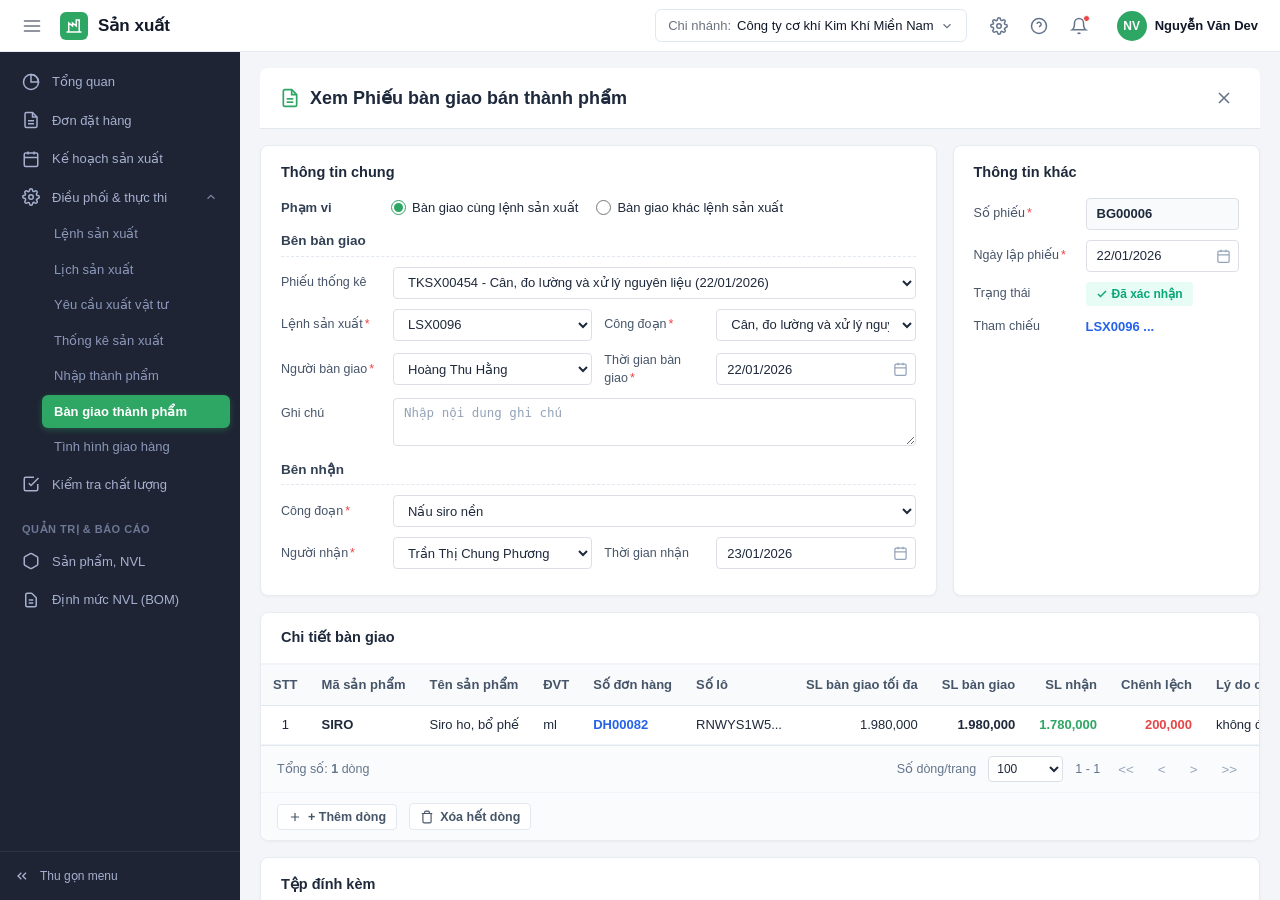
<file: Areas/Productions/Views/HandoverDetail.html>
<!DOCTYPE html>
<html lang="vi">
<head>
  <meta charset="UTF-8">
  <meta name="viewport" content="width=device-width, initial-scale=1.0">
  <title>AMIS Sản xuất - Xem Phiếu bàn giao bán thành phẩm</title>
  
  <link rel="stylesheet" href="../../../wwwroot/css/base.css">
  <link rel="stylesheet" href="../../../wwwroot/css/layout.css">
  <link rel="stylesheet" href="../../../wwwroot/css/productions/production-order.css">
  <link rel="stylesheet" href="../../../wwwroot/css/productions/handover.css">
</head>
<body>
  <div class="app-wrapper">
    
    <!-- TOP HEADER -->
    <header class="app-header">
      <div class="header-left">
        <button type="button" class="btn-sidebar-toggle" id="sidebarToggleBtn" title="Đóng/Mở menu">
          <svg width="20" height="20" viewBox="0 0 24 24" fill="none" stroke="currentColor" stroke-width="2" stroke-linecap="round">
            <line x1="3" y1="12" x2="21" y2="12"></line>
            <line x1="3" y1="6" x2="21" y2="6"></line>
            <line x1="3" y1="18" x2="21" y2="18"></line>
          </svg>
        </button>

        <div class="app-brand">
          <div class="app-brand-icon">
            <svg width="18" height="18" viewBox="0 0 24 24" fill="none" stroke="currentColor" stroke-width="2">
              <path d="M2 20h20"></path>
              <path d="M5 20V8l5 4V8l5 4V4h4v16"></path>
            </svg>
          </div>
          <span class="app-brand-name">Sản xuất</span>
        </div>
      </div>

      <div class="header-right">
        <div class="branch-selector" title="Chọn chi nhánh làm việc">
          <span>Chi nhánh:</span>
          <strong>Công ty cơ khí Kim Khí Miền Nam</strong>
          <svg width="14" height="14" viewBox="0 0 24 24" fill="none" stroke="currentColor" stroke-width="2">
            <polyline points="6 9 12 15 18 9"></polyline>
          </svg>
        </div>

        <div class="header-actions">
          <button type="button" class="icon-btn" title="Cài đặt hệ thống">
            <svg width="18" height="18" viewBox="0 0 24 24" fill="none" stroke="currentColor" stroke-width="2" stroke-linecap="round" stroke-linejoin="round">
              <circle cx="12" cy="12" r="3"></circle>
              <path d="M19.4 15a1.65 1.65 0 0 0 .33 1.82l.06.06a2 2 0 0 1 0 2.83 2 2 0 0 1-2.83 0l-.06-.06a1.65 1.65 0 0 0-1.82-.33 1.65 1.65 0 0 0-1 1.51V21a2 2 0 0 1-2 2 2 2 0 0 1-2-2v-.09A1.65 1.65 0 0 0 9 19.4a1.65 1.65 0 0 0-1.82.33l-.06.06a2 2 0 0 1-2.83 0 2 2 0 0 1 0-2.83l.06-.06a1.65 1.65 0 0 0 .33-1.82 1.65 1.65 0 0 0-1-1.51H3a2 2 0 0 1-2-2 2 2 0 0 1 2-2h.09A1.65 1.65 0 0 0 4.6 9a1.65 1.65 0 0 0-.33-1.82l-.06-.06a2 2 0 0 1 0-2.83 2 2 0 0 1 2.83 0l.06.06a1.65 1.65 0 0 0 1.82.33H9a1.65 1.65 0 0 0 1-1.51V3a2 2 0 0 1 2-2 2 2 0 0 1 2 2v.09a1.65 1.65 0 0 0 1 1.51 1.65 1.65 0 0 0 1.82-.33l.06-.06a2 2 0 0 1 2.83 0 2 2 0 0 1 0 2.83l-.06.06a1.65 1.65 0 0 0-.33 1.82V9a1.65 1.65 0 0 0 1.51 1H21a2 2 0 0 1 2 2 2 2 0 0 1-2 2h-.09a1.65 1.65 0 0 0-1 1.51z"></path>
            </svg>
          </button>
          <button type="button" class="icon-btn" title="Trợ giúp & Hướng dẫn"><svg width="18" height="18" viewBox="0 0 24 24" fill="none" stroke="currentColor" stroke-width="2"><circle cx="12" cy="12" r="10"></circle><path d="M9.09 9a3 3 0 0 1 5.83 1c0 2-3 3-3 3"></path><line x1="12" y1="17" x2="12.01" y2="17"></line></svg></button>
          <button type="button" class="icon-btn" title="Thông báo"><svg width="18" height="18" viewBox="0 0 24 24" fill="none" stroke="currentColor" stroke-width="2"><path d="M18 8A6 6 0 0 0 6 8c0 7-3 9-3 9h18s-3-2-3-9"></path><path d="M13.73 21a2 2 0 0 1-3.46 0"></path></svg><span class="badge-dot"></span></button>
        </div>
        <a href="UserProfile.html" class="user-profile" title="Xem thông tin cá nhân" style="text-decoration:none;"><div class="user-avatar">NV</div><span class="user-name">Nguyễn Văn Dev</span></a>
      </div>
    </header>

    <!-- SIDEBAR -->
    <aside class="app-sidebar" id="appSidebar">
      <div class="sidebar-nav-container">
        <div class="nav-item"><a href="Index.html" class="nav-link"><span class="nav-icon"><svg width="18" height="18" viewBox="0 0 24 24" fill="none" stroke="currentColor" stroke-width="2"><circle cx="12" cy="12" r="10"></circle><path d="M12 2a10 10 0 0 1 10 10H12V2z"></path></svg></span><span class="nav-text">Tổng quan</span></a></div>
        <div class="nav-item"><a href="#" class="nav-link"><span class="nav-icon"><svg width="18" height="18" viewBox="0 0 24 24" fill="none" stroke="currentColor" stroke-width="2"><path d="M14 2H6a2 2 0 0 0-2 2v16a2 2 0 0 0 2 2h12a2 2 0 0 0 2-2V8z"></path><polyline points="14 2 14 8 20 8"></polyline><line x1="16" y1="13" x2="8" y2="13"></line><line x1="16" y1="17" x2="8" y2="17"></line></svg></span><span class="nav-text">Đơn đặt hàng</span></a></div>
        <div class="nav-item has-sub"><a href="#" class="nav-link"><span class="nav-icon"><svg width="18" height="18" viewBox="0 0 24 24" fill="none" stroke="currentColor" stroke-width="2"><rect x="3" y="4" width="18" height="18" rx="2" ry="2"></rect><line x1="16" y1="2" x2="16" y2="6"></line><line x1="8" y1="2" x2="8" y2="6"></line><line x1="3" y1="10" x2="21" y2="10"></line></svg></span><span class="nav-text">Kế hoạch sản xuất</span></a></div>
        
        <!-- Điều phối & thực thi (ACTIVE BÀN GIAO THÀNH PHẨM) -->
        <div class="nav-item has-sub open">
          <a href="#" class="nav-link">
            <span class="nav-icon"><svg width="18" height="18" viewBox="0 0 24 24" fill="none" stroke="currentColor" stroke-width="2" stroke-linecap="round" stroke-linejoin="round"><circle cx="12" cy="12" r="3"></circle><path d="M19.4 15a1.65 1.65 0 0 0 .33 1.82l.06.06a2 2 0 0 1 0 2.83 2 2 0 0 1-2.83 0l-.06-.06a1.65 1.65 0 0 0-1.82-.33 1.65 1.65 0 0 0-1 1.51V21a2 2 0 0 1-2 2 2 2 0 0 1-2-2v-.09A1.65 1.65 0 0 0 9 19.4a1.65 1.65 0 0 0-1.82.33l-.06.06a2 2 0 0 1-2.83 0 2 2 0 0 1 0-2.83l.06-.06a1.65 1.65 0 0 0 .33-1.82 1.65 1.65 0 0 0-1-1.51H3a2 2 0 0 1-2-2 2 2 0 0 1 2-2h.09A1.65 1.65 0 0 0 4.6 9a1.65 1.65 0 0 0-.33-1.82l-.06-.06a2 2 0 0 1 0-2.83 2 2 0 0 1 2.83 0l.06.06a1.65 1.65 0 0 0 1.82.33H9a1.65 1.65 0 0 0 1-1.51V3a2 2 0 0 1 2-2 2 2 0 0 1 2 2v.09a1.65 1.65 0 0 0 1 1.51 1.65 1.65 0 0 0 1.82-.33l.06-.06a2 2 0 0 1 2.83 0 2 2 0 0 1 0 2.83l-.06.06a1.65 1.65 0 0 0-.33 1.82V9a1.65 1.65 0 0 0 1.51 1H21a2 2 0 0 1 2 2 2 2 0 0 1-2 2h-.09a1.65 1.65 0 0 0-1 1.51z"></path></svg></span>
            <span class="nav-text">Điều phối & thực thi</span>
            <svg class="nav-arrow" width="14" height="14" viewBox="0 0 24 24" fill="none" stroke="currentColor" stroke-width="2"><polyline points="6 9 12 15 18 9"></polyline></svg>
          </a>
          <div class="sub-menu">
            <a href="ProductionOrder.html" class="sub-link">Lệnh sản xuất</a>
            <a href="#" class="sub-link">Lịch sản xuất</a>
            <a href="MaterialRequisitionList.html" class="sub-link">Yêu cầu xuất vật tư</a>
            <a href="ProductionStatisticsList.html" class="sub-link">Thống kê sản xuất</a>
            <a href="FinishedGoodsReceiptList.html" class="sub-link">Nhập thành phẩm</a>
            <!-- BÀN GIAO THÀNH PHẨM ACTIVE XANH LÁ -->
            <a href="HandoverList.html" class="sub-link active">Bàn giao thành phẩm</a>
            <a href="#" class="sub-link">Tình hình giao hàng</a>
          </div>
        </div>

        <div class="nav-item"><a href="#" class="nav-link"><span class="nav-icon"><svg width="18" height="18" viewBox="0 0 24 24" fill="none" stroke="currentColor" stroke-width="2"><path d="M9 11l3 3L22 4"></path><path d="M21 12v7a2 2 0 0 1-2 2H5a2 2 0 0 1-2-2V5a2 2 0 0 1 2-2h11"></path></svg></span><span class="nav-text">Kiểm tra chất lượng</span></a></div>
        <div class="nav-section-title">QUẢN TRỊ & BÁO CÁO</div>
        <div class="nav-item"><a href="#" class="nav-link"><span class="nav-icon"><svg width="18" height="18" viewBox="0 0 24 24" fill="none" stroke="currentColor" stroke-width="2"><path d="M21 16V8a2 2 0 0 0-1-1.73l-7-4a2 2 0 0 0-2 0l-7 4A2 2 0 0 0 3 8v8a2 2 0 0 0 1 1.73l7 4a2 2 0 0 0 2 0l7-4A2 2 0 0 0 21 16z"></path></svg></span><span class="nav-text">Sản phẩm, NVL</span></a></div>
        <div class="nav-item"><a href="BomList.html" class="nav-link"><span class="nav-icon"><svg width="18" height="18" viewBox="0 0 24 24" fill="none" stroke="currentColor" stroke-width="2"><path d="M9 12h6m-6 4h6m2 5H7a2 2 0 01-2-2V5a2 2 0 012-2h5.586a1 1 0 01.707.293l5.414 5.414a1 1 0 01.293.707V19a2 2 0 01-2 2z"></path></svg></span><span class="nav-text">Định mức NVL (BOM)</span></a></div>
      </div>
      <div class="sidebar-footer">
        <button type="button" class="btn-collapse-sidebar" id="sidebarCollapseBtn"><svg width="16" height="16" viewBox="0 0 24 24" fill="none" stroke="currentColor" stroke-width="2"><polyline points="11 17 6 12 11 7"></polyline><polyline points="18 17 13 12 18 7"></polyline></svg><span class="collapse-text">Thu gọn menu</span></button>
      </div>
    </aside>

    <!-- NỘI DUNG CHÍNH (XEM PHIẾU BÀN GIAO BÁN THÀNH PHẨM) -->
    <main class="app-main">
      <div class="main-container page-fade-in" style="padding-bottom: 24px;">
        
        <!-- Header Phiếu Bàn Giao (Không có logo MISA, có nút đóng X) -->
        <div class="handover-detail-header">
          <div class="handover-detail-title">
            <svg width="20" height="20" viewBox="0 0 24 24" fill="none" stroke="currentColor" stroke-width="2" style="color:var(--color-primary);">
              <path d="M14 2H6a2 2 0 0 0-2 2v16a2 2 0 0 0 2 2h12a2 2 0 0 0 2-2V8z"></path>
              <polyline points="14 2 14 8 20 8"></polyline>
              <line x1="16" y1="13" x2="8" y2="13"></line>
              <line x1="16" y1="17" x2="8" y2="17"></line>
            </svg>
            Xem Phiếu bàn giao bán thành phẩm
          </div>
          <div class="handover-detail-actions">
            <button type="button" class="btn-close-modal" id="btnCloseHandover" title="Đóng phiếu">
              <svg width="20" height="20" viewBox="0 0 24 24" fill="none" stroke="currentColor" stroke-width="2">
                <line x1="18" y1="6" x2="6" y2="18"></line>
                <line x1="6" y1="6" x2="18" y2="18"></line>
              </svg>
            </button>
          </div>
        </div>

        <!-- GRID 2 CỘT: THÔNG TIN CHUNG & THÔNG TIN KHÁC -->
        <div class="handover-top-grid">
          
          <!-- Cột Trái: Thông tin chung -->
          <div class="handover-card">
            <div class="handover-card-title">Thông tin chung</div>

            <!-- Phạm vi -->
            <div class="handover-scope-row">
              <span class="handover-scope-label">Phạm vi</span>
              <div class="radio-inline-group">
                <label class="radio-label">
                  <input type="radio" name="handoverScope" value="same" checked>
                  Bàn giao cùng lệnh sản xuất
                </label>
                <label class="radio-label">
                  <input type="radio" name="handoverScope" value="different">
                  Bàn giao khác lệnh sản xuất
                </label>
              </div>
            </div>

            <!-- Phân mục: Bên bàn giao -->
            <div class="handover-section-label">Bên bàn giao</div>

            <!-- Phiếu thống kê -->
            <div class="handover-field-row">
              <label>Phiếu thống kê</label>
              <select class="form-select">
                <option value="">Chọn phiếu thống kê</option>
                <option value="TKSX00454" selected>TKSX00454 - Cân, đo lường và xử lý nguyên liệu (22/01/2026)</option>
                <option value="TKSX00453">TKSX00453 - Pha chế và phối trộn (21/01/2026)</option>
              </select>
            </div>

            <!-- Lệnh sản xuất & Công đoạn -->
            <div class="handover-field-row row-2col">
              <label>Lệnh sản xuất<span class="required-star">*</span></label>
              <select class="form-select">
                <option selected>LSX0096</option>
                <option>LSX0095</option>
              </select>

              <label>Công đoạn<span class="required-star">*</span></label>
              <select class="form-select">
                <option selected>Cân, đo lường và xử lý nguyên liệu</option>
                <option>Pha chế và phối trộn</option>
                <option>Đóng gói và dán nhãn</option>
              </select>
            </div>

            <!-- Người bàn giao & Thời gian bàn giao -->
            <div class="handover-field-row row-2col">
              <label>Người bàn giao<span class="required-star">*</span></label>
              <select class="form-select">
                <option selected>Hoàng Thu Hằng</option>
                <option>Trần Thị Chung Phương</option>
                <option>Nguyễn Văn Dev</option>
              </select>

              <label>Thời gian bàn giao<span class="required-star">*</span></label>
              <div class="date-input-wrap">
                <input type="text" class="form-input" value="22/01/2026">
                <span class="date-picker-icon">
                  <svg width="15" height="15" viewBox="0 0 24 24" fill="none" stroke="currentColor" stroke-width="2">
                    <rect x="3" y="4" width="18" height="18" rx="2" ry="2"></rect>
                    <line x1="16" y1="2" x2="16" y2="6"></line>
                    <line x1="8" y1="2" x2="8" y2="6"></line>
                    <line x1="3" y1="10" x2="21" y2="10"></line>
                  </svg>
                </span>
              </div>
            </div>

            <!-- Ghi chú -->
            <div class="handover-field-row" style="align-items: flex-start;">
              <label style="padding-top: 6px;">Ghi chú</label>
              <textarea class="form-textarea" rows="2" placeholder="Nhập nội dung ghi chú"></textarea>
            </div>

            <!-- Phân mục: Bên nhận -->
            <div class="handover-section-label">Bên nhận</div>

            <!-- Công đoạn nhận -->
            <div class="handover-field-row">
              <label>Công đoạn<span class="required-star">*</span></label>
              <select class="form-select">
                <option selected>Nấu siro nền</option>
                <option>Pha chế và phối trộn</option>
                <option>Chiết rót và đóng chai</option>
              </select>
            </div>

            <!-- Người nhận & Thời gian nhận -->
            <div class="handover-field-row row-2col">
              <label>Người nhận<span class="required-star">*</span></label>
              <select class="form-select">
                <option selected>Trần Thị Chung Phương</option>
                <option>Hoàng Thu Hằng</option>
                <option>Nguyễn Văn Dev</option>
              </select>

              <label>Thời gian nhận</label>
              <div class="date-input-wrap">
                <input type="text" class="form-input" value="23/01/2026">
                <span class="date-picker-icon">
                  <svg width="15" height="15" viewBox="0 0 24 24" fill="none" stroke="currentColor" stroke-width="2">
                    <rect x="3" y="4" width="18" height="18" rx="2" ry="2"></rect>
                    <line x1="16" y1="2" x2="16" y2="6"></line>
                    <line x1="8" y1="2" x2="8" y2="6"></line>
                    <line x1="3" y1="10" x2="21" y2="10"></line>
                  </svg>
                </span>
              </div>
            </div>

          </div>

          <!-- Cột Phải: Thông tin khác -->
          <div class="handover-card handover-info-right">
            <div class="handover-card-title">Thông tin khác</div>

            <div class="handover-field-row">
              <label>Số phiếu<span class="required-star">*</span></label>
              <input type="text" class="form-input" value="BG00006" readonly style="background-color: #f8fafc; font-weight: 600;">
            </div>

            <div class="handover-field-row">
              <label>Ngày lập phiếu<span class="required-star">*</span></label>
              <div class="date-input-wrap">
                <input type="text" class="form-input" value="22/01/2026">
                <span class="date-picker-icon">
                  <svg width="15" height="15" viewBox="0 0 24 24" fill="none" stroke="currentColor" stroke-width="2">
                    <rect x="3" y="4" width="18" height="18" rx="2" ry="2"></rect>
                    <line x1="16" y1="2" x2="16" y2="6"></line>
                    <line x1="8" y1="2" x2="8" y2="6"></line>
                    <line x1="3" y1="10" x2="21" y2="10"></line>
                  </svg>
                </span>
              </div>
            </div>

            <div class="handover-field-row">
              <label>Trạng thái</label>
              <div>
                <span class="badge-confirmed">
                  <svg width="12" height="12" viewBox="0 0 24 24" fill="none" stroke="currentColor" stroke-width="3">
                    <polyline points="20 6 9 17 4 12"></polyline>
                  </svg>
                  Đã xác nhận
                </span>
              </div>
            </div>

            <div class="handover-field-row">
              <label>Tham chiếu</label>
              <div>
                <a href="ProductionOrder.html" class="ref-link" title="Xem lệnh sản xuất">LSX0096 ...</a>
              </div>
            </div>
          </div>

        </div>

        <!-- BẢNG CHI TIẾT BÀN GIAO -->
        <div class="handover-table-card">
          <div class="handover-table-header">Chi tiết bàn giao</div>
          
          <div class="table-responsive">
            <table class="bom-table">
              <thead>
                <tr>
                  <th class="text-center" style="width: 45px;">STT</th>
                  <th>Mã sản phẩm</th>
                  <th>Tên sản phẩm</th>
                  <th>ĐVT</th>
                  <th>Số đơn hàng</th>
                  <th>Số lô</th>
                  <th class="text-right">SL bàn giao tối đa</th>
                  <th class="text-right">SL bàn giao</th>
                  <th class="text-right">SL nhận</th>
                  <th class="text-right">Chênh lệch</th>
                  <th>Lý do chênh lệch</th>
                  <th class="text-center" style="width: 130px;">Đánh dấu nhận đủ</th>
                  <th class="text-center" style="width: 60px;">Xóa</th>
                </tr>
              </thead>
              <tbody id="handoverTableBody">
                <tr>
                  <td class="text-center">1</td>
                  <td><strong>SIRO</strong></td>
                  <td>Siro ho, bổ phế</td>
                  <td>ml</td>
                  <td><a href="#" class="ref-link">DH00082</a></td>
                  <td>RNWYS1W5...</td>
                  <td class="text-right">1.980,000</td>
                  <td class="text-right font-weight-bold" style="font-weight:600;">1.980,000</td>
                  <td class="text-right font-weight-bold" style="font-weight:600; color:#2ea664;">1.780,000</td>
                  <td class="text-right" style="color:#e54848; font-weight:700;">200,000</td>
                  <td>không đạt chất lượng</td>
                  <td class="text-center">
                    <input type="checkbox" style="accent-color:var(--color-primary); cursor:pointer;">
                  </td>
                  <td class="text-center">
                    <button type="button" class="row-act-btn btn-delete-row" title="Xóa dòng" style="border:none; background:transparent;">
                      <svg width="15" height="15" viewBox="0 0 24 24" fill="none" stroke="currentColor" stroke-width="2">
                        <polyline points="3 6 5 6 21 6"></polyline>
                        <path d="M19 6v14a2 2 0 0 1-2 2H7a2 2 0 0 1-2-2V6m3 0V4a2 2 0 0 1 2-2h4a2 2 0 0 1 2 2v2"></path>
                      </svg>
                    </button>
                  </td>
                </tr>
              </tbody>
            </table>
          </div>

          <div class="table-footer-bar">
            <span>Tổng số: <strong id="totalHandoverCount">1</strong> dòng</span>
            <div class="table-footer-right">
              <span>Số dòng/trang</span>
              <select class="form-select" style="width: 75px; height: 26px; padding: 0 4px; font-size: 12px;">
                <option selected>100</option>
                <option>50</option>
                <option>20</option>
              </select>
              <span>1 - 1</span>
              <button type="button" class="pagination-btn">&lt;&lt;</button>
              <button type="button" class="pagination-btn">&lt;</button>
              <button type="button" class="pagination-btn">&gt;</button>
              <button type="button" class="pagination-btn">&gt;&gt;</button>
            </div>
          </div>

          <div class="handover-table-actions">
            <button type="button" class="btn-table-action" id="btnAddHandoverRow">
              <svg width="14" height="14" viewBox="0 0 24 24" fill="none" stroke="currentColor" stroke-width="2">
                <line x1="12" y1="5" x2="12" y2="19"></line>
                <line x1="5" y1="12" x2="19" y2="12"></line>
              </svg>
              + Thêm dòng
            </button>
            <button type="button" class="btn-table-action danger" id="btnClearHandoverRows">
              <svg width="14" height="14" viewBox="0 0 24 24" fill="none" stroke="currentColor" stroke-width="2">
                <polyline points="3 6 5 6 21 6"></polyline>
                <path d="M19 6v14a2 2 0 0 1-2 2H7a2 2 0 0 1-2-2V6m3 0V4a2 2 0 0 1 2-2h4a2 2 0 0 1 2 2v2"></path>
              </svg>
              Xóa hết dòng
            </button>
          </div>
        </div>

        <!-- TỆP ĐÍNH KÈM -->
        <div class="handover-attach-card">
          <div class="handover-card-title">Tệp đính kèm</div>
          <div class="handover-attach-box">
            <div class="attach-icon">
              <svg width="32" height="32" viewBox="0 0 24 24" fill="none" stroke="currentColor" stroke-width="1.5">
                <path d="M21 15v4a2 2 0 0 1-2 2H5a2 2 0 0 1-2-2v-4"></path>
                <polyline points="17 8 12 3 7 8"></polyline>
                <line x1="12" y1="3" x2="12" y2="15"></line>
              </svg>
            </div>
            <div class="attach-text">Kéo thả tệp vào đây hoặc <strong>bấm vào đây để chọn tệp tải lên</strong></div>
            <div style="font-size: 11px; color: #94a3b8; margin-top: 4px;">Hỗ trợ: .pdf, .docx, .xlsx, .png, .jpg (Tối đa 10MB)</div>
          </div>
        </div>

        <!-- THANH NÚT CHÂN TRANG: HỦY, LƯU & THÊM MỚI, LƯU -->
        <div class="handover-action-footer">
          <button type="button" class="btn-cancel" id="btnCancelHandover">Hủy</button>
          <button type="button" class="btn-save-draft" id="btnSaveAndNewHandover">Lưu & Thêm mới</button>
          <button type="button" class="btn-save-submit" id="btnSaveHandover">Lưu</button>
        </div>

      </div>
    </main>

  </div>

  <script src="../../../wwwroot/js/app.js"></script>
  <script src="../../../wwwroot/js/productions/handover.js"></script>
</body>
</html>
</file>
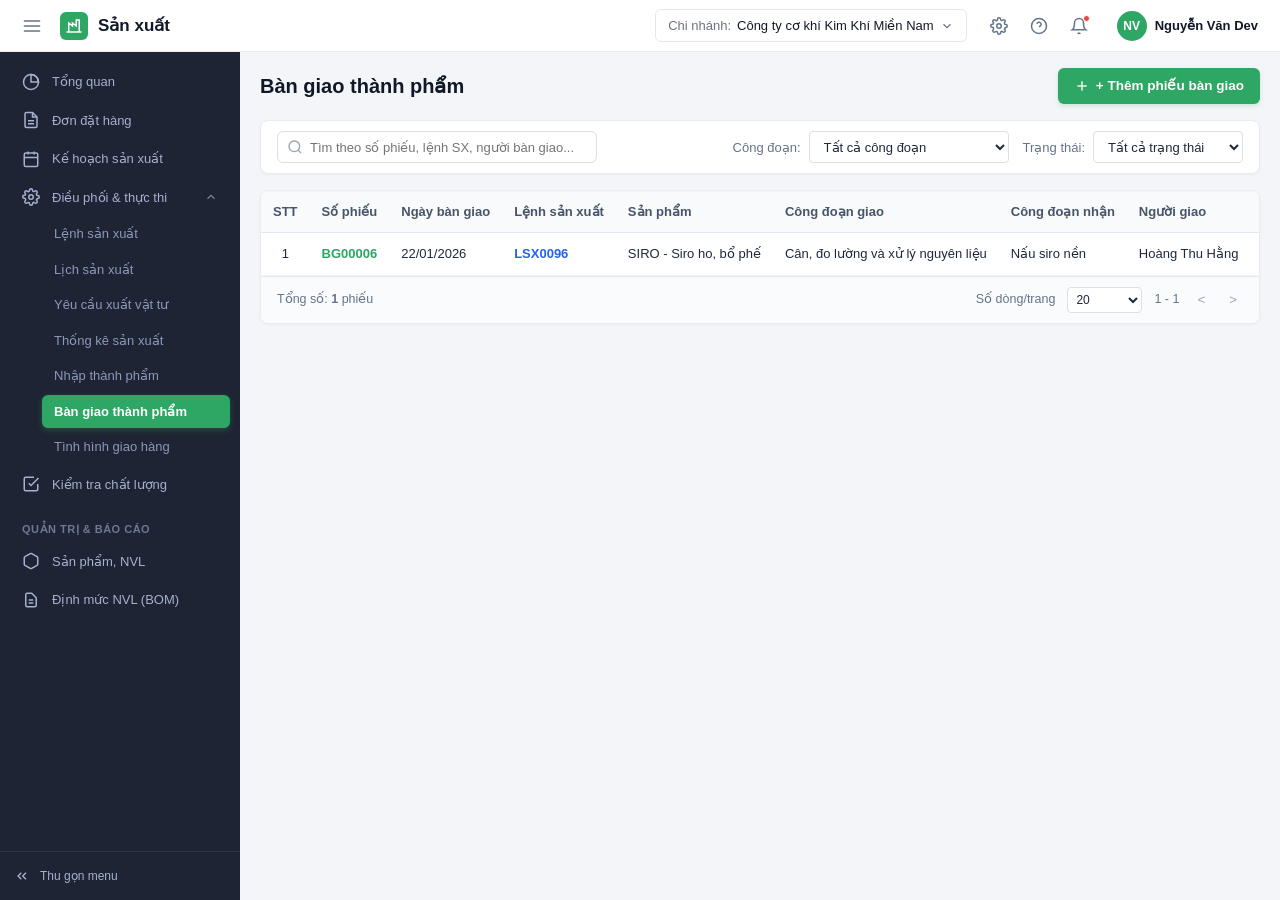
<file: Areas/Productions/Views/HandoverList.html>
<!DOCTYPE html>
<html lang="vi">
<head>
  <meta charset="UTF-8">
  <meta name="viewport" content="width=device-width, initial-scale=1.0">
  <title>AMIS Sản xuất - Bàn giao thành phẩm</title>
  
  <link rel="stylesheet" href="../../../wwwroot/css/base.css">
  <link rel="stylesheet" href="../../../wwwroot/css/layout.css">
  <link rel="stylesheet" href="../../../wwwroot/css/productions/production-order.css">
  <link rel="stylesheet" href="../../../wwwroot/css/productions/production-statistics.css">
  <link rel="stylesheet" href="../../../wwwroot/css/productions/handover.css">
</head>
<body>
  <div class="app-wrapper">
    
    <!-- TOP HEADER -->
    <header class="app-header">
      <div class="header-left">
        <button type="button" class="btn-sidebar-toggle" id="sidebarToggleBtn" title="Đóng/Mở menu">
          <svg width="20" height="20" viewBox="0 0 24 24" fill="none" stroke="currentColor" stroke-width="2" stroke-linecap="round">
            <line x1="3" y1="12" x2="21" y2="12"></line>
            <line x1="3" y1="6" x2="21" y2="6"></line>
            <line x1="3" y1="18" x2="21" y2="18"></line>
          </svg>
        </button>

        <div class="app-brand">
          <div class="app-brand-icon">
            <svg width="18" height="18" viewBox="0 0 24 24" fill="none" stroke="currentColor" stroke-width="2">
              <path d="M2 20h20"></path>
              <path d="M5 20V8l5 4V8l5 4V4h4v16"></path>
            </svg>
          </div>
          <span class="app-brand-name">Sản xuất</span>
        </div>
      </div>

      <div class="header-right">
        <div class="branch-selector" title="Chọn chi nhánh làm việc">
          <span>Chi nhánh:</span>
          <strong>Công ty cơ khí Kim Khí Miền Nam</strong>
          <svg width="14" height="14" viewBox="0 0 24 24" fill="none" stroke="currentColor" stroke-width="2">
            <polyline points="6 9 12 15 18 9"></polyline>
          </svg>
        </div>

        <div class="header-actions">
          <button type="button" class="icon-btn" title="Cài đặt hệ thống">
            <svg width="18" height="18" viewBox="0 0 24 24" fill="none" stroke="currentColor" stroke-width="2" stroke-linecap="round" stroke-linejoin="round">
              <circle cx="12" cy="12" r="3"></circle>
              <path d="M19.4 15a1.65 1.65 0 0 0 .33 1.82l.06.06a2 2 0 0 1 0 2.83 2 2 0 0 1-2.83 0l-.06-.06a1.65 1.65 0 0 0-1.82-.33 1.65 1.65 0 0 0-1 1.51V21a2 2 0 0 1-2 2 2 2 0 0 1-2-2v-.09A1.65 1.65 0 0 0 9 19.4a1.65 1.65 0 0 0-1.82.33l-.06.06a2 2 0 0 1-2.83 0 2 2 0 0 1 0-2.83l.06-.06a1.65 1.65 0 0 0 .33-1.82 1.65 1.65 0 0 0-1-1.51H3a2 2 0 0 1-2-2 2 2 0 0 1 2-2h.09A1.65 1.65 0 0 0 4.6 9a1.65 1.65 0 0 0-.33-1.82l-.06-.06a2 2 0 0 1 0-2.83 2 2 0 0 1 2.83 0l.06.06a1.65 1.65 0 0 0 1.82.33H9a1.65 1.65 0 0 0 1-1.51V3a2 2 0 0 1 2-2 2 2 0 0 1 2 2v.09a1.65 1.65 0 0 0 1 1.51 1.65 1.65 0 0 0 1.82-.33l.06-.06a2 2 0 0 1 2.83 0 2 2 0 0 1 0 2.83l-.06.06a1.65 1.65 0 0 0-.33 1.82V9a1.65 1.65 0 0 0 1.51 1H21a2 2 0 0 1 2 2 2 2 0 0 1-2 2h-.09a1.65 1.65 0 0 0-1 1.51z"></path>
            </svg>
          </button>
          <button type="button" class="icon-btn" title="Trợ giúp & Hướng dẫn"><svg width="18" height="18" viewBox="0 0 24 24" fill="none" stroke="currentColor" stroke-width="2"><circle cx="12" cy="12" r="10"></circle><path d="M9.09 9a3 3 0 0 1 5.83 1c0 2-3 3-3 3"></path><line x1="12" y1="17" x2="12.01" y2="17"></line></svg></button>
          <button type="button" class="icon-btn" title="Thông báo"><svg width="18" height="18" viewBox="0 0 24 24" fill="none" stroke="currentColor" stroke-width="2"><path d="M18 8A6 6 0 0 0 6 8c0 7-3 9-3 9h18s-3-2-3-9"></path><path d="M13.73 21a2 2 0 0 1-3.46 0"></path></svg><span class="badge-dot"></span></button>
        </div>
        <a href="UserProfile.html" class="user-profile" title="Xem thông tin cá nhân" style="text-decoration:none;"><div class="user-avatar">NV</div><span class="user-name">Nguyễn Văn Dev</span></a>
      </div>
    </header>

    <!-- SIDEBAR -->
    <aside class="app-sidebar" id="appSidebar">
      <div class="sidebar-nav-container">
        <div class="nav-item"><a href="Index.html" class="nav-link"><span class="nav-icon"><svg width="18" height="18" viewBox="0 0 24 24" fill="none" stroke="currentColor" stroke-width="2"><circle cx="12" cy="12" r="10"></circle><path d="M12 2a10 10 0 0 1 10 10H12V2z"></path></svg></span><span class="nav-text">Tổng quan</span></a></div>
        <div class="nav-item"><a href="#" class="nav-link"><span class="nav-icon"><svg width="18" height="18" viewBox="0 0 24 24" fill="none" stroke="currentColor" stroke-width="2"><path d="M14 2H6a2 2 0 0 0-2 2v16a2 2 0 0 0 2 2h12a2 2 0 0 0 2-2V8z"></path><polyline points="14 2 14 8 20 8"></polyline><line x1="16" y1="13" x2="8" y2="13"></line><line x1="16" y1="17" x2="8" y2="17"></line></svg></span><span class="nav-text">Đơn đặt hàng</span></a></div>
        <div class="nav-item has-sub"><a href="#" class="nav-link"><span class="nav-icon"><svg width="18" height="18" viewBox="0 0 24 24" fill="none" stroke="currentColor" stroke-width="2"><rect x="3" y="4" width="18" height="18" rx="2" ry="2"></rect><line x1="16" y1="2" x2="16" y2="6"></line><line x1="8" y1="2" x2="8" y2="6"></line><line x1="3" y1="10" x2="21" y2="10"></line></svg></span><span class="nav-text">Kế hoạch sản xuất</span></a></div>
        
        <!-- Điều phối & thực thi (ACTIVE BÀN GIAO THÀNH PHẨM) -->
        <div class="nav-item has-sub open">
          <a href="#" class="nav-link">
            <span class="nav-icon"><svg width="18" height="18" viewBox="0 0 24 24" fill="none" stroke="currentColor" stroke-width="2" stroke-linecap="round" stroke-linejoin="round"><circle cx="12" cy="12" r="3"></circle><path d="M19.4 15a1.65 1.65 0 0 0 .33 1.82l.06.06a2 2 0 0 1 0 2.83 2 2 0 0 1-2.83 0l-.06-.06a1.65 1.65 0 0 0-1.82-.33 1.65 1.65 0 0 0-1 1.51V21a2 2 0 0 1-2 2 2 2 0 0 1-2-2v-.09A1.65 1.65 0 0 0 9 19.4a1.65 1.65 0 0 0-1.82.33l-.06.06a2 2 0 0 1-2.83 0 2 2 0 0 1 0-2.83l.06-.06a1.65 1.65 0 0 0 .33-1.82 1.65 1.65 0 0 0-1-1.51H3a2 2 0 0 1-2-2 2 2 0 0 1 2-2h.09A1.65 1.65 0 0 0 4.6 9a1.65 1.65 0 0 0-.33-1.82l-.06-.06a2 2 0 0 1 0-2.83 2 2 0 0 1 2.83 0l.06.06a1.65 1.65 0 0 0 1.82.33H9a1.65 1.65 0 0 0 1-1.51V3a2 2 0 0 1 2-2 2 2 0 0 1 2 2v.09a1.65 1.65 0 0 0 1 1.51 1.65 1.65 0 0 0 1.82-.33l.06-.06a2 2 0 0 1 2.83 0 2 2 0 0 1 0 2.83l-.06.06a1.65 1.65 0 0 0-.33 1.82V9a1.65 1.65 0 0 0 1.51 1H21a2 2 0 0 1 2 2 2 2 0 0 1-2 2h-.09a1.65 1.65 0 0 0-1 1.51z"></path></svg></span>
            <span class="nav-text">Điều phối & thực thi</span>
            <svg class="nav-arrow" width="14" height="14" viewBox="0 0 24 24" fill="none" stroke="currentColor" stroke-width="2"><polyline points="6 9 12 15 18 9"></polyline></svg>
          </a>
          <div class="sub-menu">
            <a href="ProductionOrder.html" class="sub-link">Lệnh sản xuất</a>
            <a href="#" class="sub-link">Lịch sản xuất</a>
            <a href="MaterialRequisitionList.html" class="sub-link">Yêu cầu xuất vật tư</a>
            <a href="ProductionStatisticsList.html" class="sub-link">Thống kê sản xuất</a>
            <a href="FinishedGoodsReceiptList.html" class="sub-link">Nhập thành phẩm</a>
            <!-- BÀN GIAO THÀNH PHẨM ACTIVE XANH LÁ -->
            <a href="HandoverList.html" class="sub-link active">Bàn giao thành phẩm</a>
            <a href="#" class="sub-link">Tình hình giao hàng</a>
          </div>
        </div>

        <div class="nav-item"><a href="#" class="nav-link"><span class="nav-icon"><svg width="18" height="18" viewBox="0 0 24 24" fill="none" stroke="currentColor" stroke-width="2"><path d="M9 11l3 3L22 4"></path><path d="M21 12v7a2 2 0 0 1-2 2H5a2 2 0 0 1-2-2V5a2 2 0 0 1 2-2h11"></path></svg></span><span class="nav-text">Kiểm tra chất lượng</span></a></div>
        <div class="nav-section-title">QUẢN TRỊ & BÁO CÁO</div>
        <div class="nav-item"><a href="#" class="nav-link"><span class="nav-icon"><svg width="18" height="18" viewBox="0 0 24 24" fill="none" stroke="currentColor" stroke-width="2"><path d="M21 16V8a2 2 0 0 0-1-1.73l-7-4a2 2 0 0 0-2 0l-7 4A2 2 0 0 0 3 8v8a2 2 0 0 0 1 1.73l7 4a2 2 0 0 0 2 0l7-4A2 2 0 0 0 21 16z"></path></svg></span><span class="nav-text">Sản phẩm, NVL</span></a></div>
        <div class="nav-item"><a href="BomList.html" class="nav-link"><span class="nav-icon"><svg width="18" height="18" viewBox="0 0 24 24" fill="none" stroke="currentColor" stroke-width="2"><path d="M9 12h6m-6 4h6m2 5H7a2 2 0 01-2-2V5a2 2 0 012-2h5.586a1 1 0 01.707.293l5.414 5.414a1 1 0 01.293.707V19a2 2 0 01-2 2z"></path></svg></span><span class="nav-text">Định mức NVL (BOM)</span></a></div>
      </div>
      <div class="sidebar-footer">
        <button type="button" class="btn-collapse-sidebar" id="sidebarCollapseBtn"><svg width="16" height="16" viewBox="0 0 24 24" fill="none" stroke="currentColor" stroke-width="2"><polyline points="11 17 6 12 11 7"></polyline><polyline points="18 17 13 12 18 7"></polyline></svg><span class="collapse-text">Thu gọn menu</span></button>
      </div>
    </aside>

    <!-- NỘI DUNG CHÍNH (DANH SÁCH BÀN GIAO THÀNH PHẨM) -->
    <main class="app-main">
      <div class="main-container page-fade-in">
        
        <div class="handover-list-header">
          <h1 class="handover-page-title">Bàn giao thành phẩm</h1>
          <div>
            <a href="HandoverDetail.html" class="btn-add-handover">
              <svg width="16" height="16" viewBox="0 0 24 24" fill="none" stroke="currentColor" stroke-width="2">
                <line x1="12" y1="5" x2="12" y2="19"></line>
                <line x1="5" y1="12" x2="19" y2="12"></line>
              </svg>
              + Thêm phiếu bàn giao
            </a>
          </div>
        </div>

        <!-- Filter bar -->
        <div class="handover-filter-bar">
          <div class="search-input-wrap">
            <svg class="search-icon" width="16" height="16" viewBox="0 0 24 24" fill="none" stroke="currentColor" stroke-width="2">
              <circle cx="11" cy="11" r="8"></circle>
              <line x1="21" y1="21" x2="16.65" y2="16.65"></line>
            </svg>
            <input type="text" id="handoverSearchInput" class="search-input" placeholder="Tìm theo số phiếu, lệnh SX, người bàn giao...">
          </div>

          <div style="display: flex; gap: 14px; align-items: center; flex-wrap: wrap;">
            <div style="display: flex; gap: 8px; align-items: center;">
              <span style="font-size: 13px; color: #64748b;">Công đoạn:</span>
              <select class="form-select" style="width: 200px; height: 32px;">
                <option selected>Tất cả công đoạn</option>
                <option>Cân, đo lường và xử lý nguyên liệu</option>
                <option>Nấu siro nền</option>
                <option>Pha chế và phối trộn</option>
              </select>
            </div>

            <div style="display: flex; gap: 8px; align-items: center;">
              <span style="font-size: 13px; color: #64748b;">Trạng thái:</span>
              <select class="form-select" style="width: 150px; height: 32px;">
                <option selected>Tất cả trạng thái</option>
                <option>Đã xác nhận</option>
                <option>Chờ xác nhận</option>
              </select>
            </div>
          </div>
        </div>

        <!-- BẢNG DANH SÁCH BÀN GIAO -->
        <div class="handover-table-card">
          <div class="table-responsive">
            <table class="bom-table">
              <thead>
                <tr>
                  <th class="text-center" style="width: 50px;">STT</th>
                  <th>Số phiếu</th>
                  <th>Ngày bàn giao</th>
                  <th>Lệnh sản xuất</th>
                  <th>Sản phẩm</th>
                  <th>Công đoạn giao</th>
                  <th>Công đoạn nhận</th>
                  <th>Người giao</th>
                  <th>Người nhận</th>
                  <th class="text-right">SL giao</th>
                  <th class="text-right">SL nhận</th>
                  <th class="text-center">Trạng thái</th>
                  <th class="text-center" style="width: 80px;">Thao tác</th>
                </tr>
              </thead>
              <tbody id="handoverListBody">
                <tr>
                  <td class="text-center">1</td>
                  <td><a href="HandoverDetail.html" style="color:var(--color-primary); font-weight:700;">BG00006</a></td>
                  <td>22/01/2026</td>
                  <td><a href="ProductionOrder.html" style="color:#2563eb; font-weight:600;">LSX0096</a></td>
                  <td>SIRO - Siro ho, bổ phế</td>
                  <td>Cân, đo lường và xử lý nguyên liệu</td>
                  <td>Nấu siro nền</td>
                  <td>Hoàng Thu Hằng</td>
                  <td>Trần Thị Chung Phương</td>
                  <td class="text-right" style="font-weight:600;">1.980,000 ml</td>
                  <td class="text-right" style="color:#2ea664; font-weight:600;">1.780,000 ml</td>
                  <td class="text-center">
                    <span class="badge-confirmed">Đã xác nhận</span>
                  </td>
                  <td class="text-center">
                    <div class="row-actions-cell">
                      <a href="HandoverDetail.html" class="btn-action-view" title="Xem chi tiết phiếu">
                        <svg width="16" height="16" viewBox="0 0 24 24" fill="none" stroke="currentColor" stroke-width="2" stroke-linecap="round" stroke-linejoin="round">
                          <path d="M1 12s4-8 11-8 11 8 11 8-4 8-11 8-11-8-11-8z"></path>
                          <circle cx="12" cy="12" r="3"></circle>
                        </svg>
                      </a>
                      <button type="button" class="btn-action-delete" title="Xóa phiếu bàn giao">
                        <svg width="16" height="16" viewBox="0 0 24 24" fill="none" stroke="currentColor" stroke-width="2" stroke-linecap="round" stroke-linejoin="round">
                          <polyline points="3 6 5 6 21 6"></polyline>
                          <path d="M19 6v14a2 2 0 0 1-2 2H7a2 2 0 0 1-2-2V6m3 0V4a2 2 0 0 1 2-2h4a2 2 0 0 1 2 2v2"></path>
                        </svg>
                      </button>
                    </div>
                  </td>
                </tr>
              </tbody>
            </table>
          </div>

          <div class="table-footer-bar">
            <span>Tổng số: <strong>1</strong> phiếu</span>
            <div class="table-footer-right">
              <span>Số dòng/trang</span>
              <select class="form-select" style="width: 75px; height: 26px; padding: 0 4px; font-size: 12px;">
                <option selected>20</option>
                <option>50</option>
                <option>100</option>
              </select>
              <span>1 - 1</span>
              <button type="button" class="pagination-btn">&lt;</button>
              <button type="button" class="pagination-btn">&gt;</button>
            </div>
          </div>
        </div>

      </div>
    </main>

  </div>

  <script src="../../../wwwroot/js/app.js"></script>
  <script src="../../../wwwroot/js/productions/handover.js"></script>
</body>
</html>
</file>
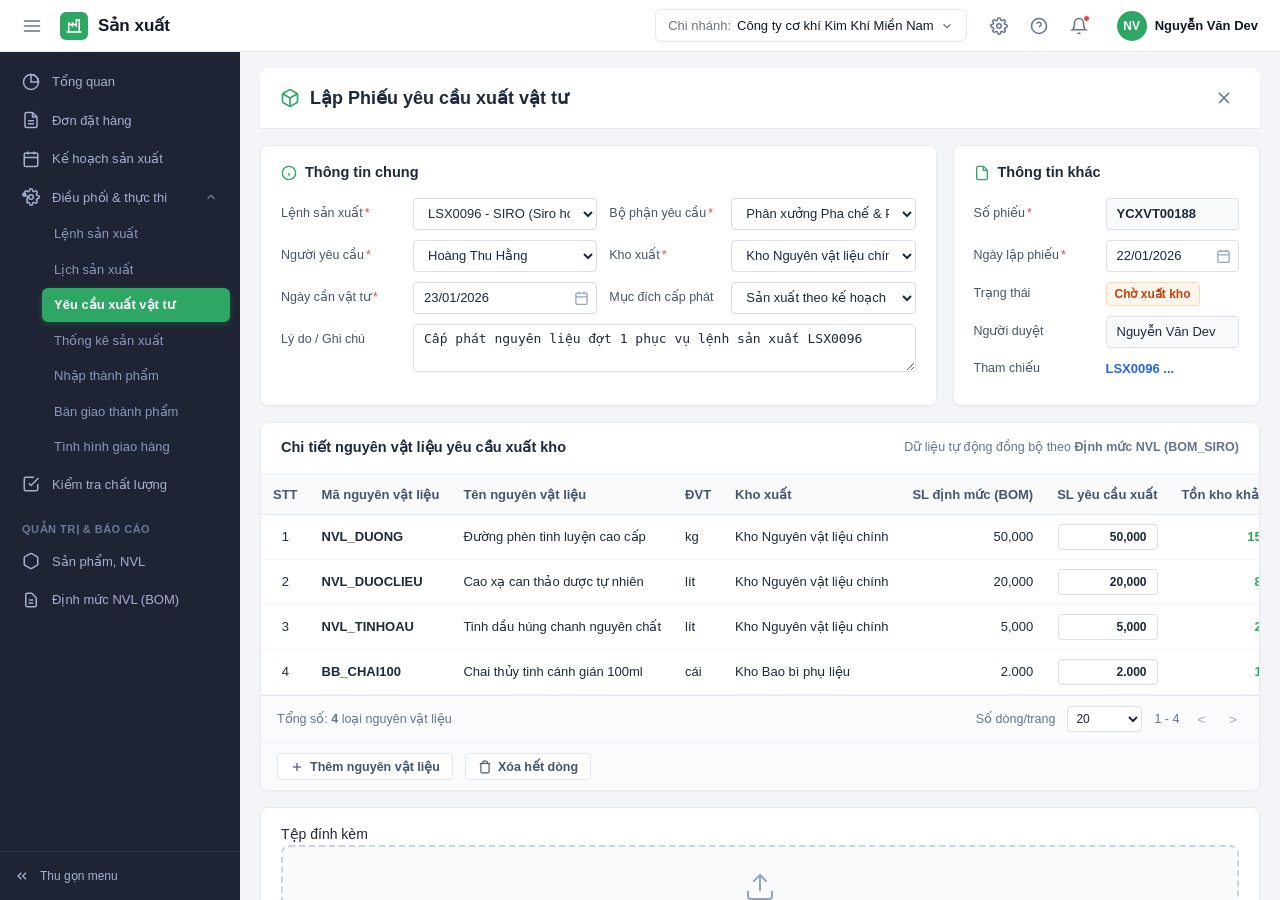
<file: Areas/Productions/Views/MaterialRequisitionCreate.html>
<!DOCTYPE html>
<html lang="vi">
<head>
  <meta charset="UTF-8">
  <meta name="viewport" content="width=device-width, initial-scale=1.0">
  <title>AMIS Sản xuất - Lập Phiếu yêu cầu xuất vật tư</title>
  
  <link rel="stylesheet" href="../../../wwwroot/css/base.css">
  <link rel="stylesheet" href="../../../wwwroot/css/layout.css">
  <link rel="stylesheet" href="../../../wwwroot/css/productions/production-order.css">
  <link rel="stylesheet" href="../../../wwwroot/css/productions/material-requisition.css">
</head>
<body>
  <div class="app-wrapper">
    
    <!-- TOP HEADER -->
    <header class="app-header">
      <div class="header-left">
        <button type="button" class="btn-sidebar-toggle" id="sidebarToggleBtn" title="Đóng/Mở menu">
          <svg width="20" height="20" viewBox="0 0 24 24" fill="none" stroke="currentColor" stroke-width="2" stroke-linecap="round">
            <line x1="3" y1="12" x2="21" y2="12"></line>
            <line x1="3" y1="6" x2="21" y2="6"></line>
            <line x1="3" y1="18" x2="21" y2="18"></line>
          </svg>
        </button>

        <div class="app-brand">
          <div class="app-brand-icon">
            <svg width="18" height="18" viewBox="0 0 24 24" fill="none" stroke="currentColor" stroke-width="2">
              <path d="M2 20h20"></path>
              <path d="M5 20V8l5 4V8l5 4V4h4v16"></path>
            </svg>
          </div>
          <span class="app-brand-name">Sản xuất</span>
        </div>
      </div>

      <div class="header-right">
        <div class="branch-selector" title="Chọn chi nhánh làm việc">
          <span>Chi nhánh:</span>
          <strong>Công ty cơ khí Kim Khí Miền Nam</strong>
          <svg width="14" height="14" viewBox="0 0 24 24" fill="none" stroke="currentColor" stroke-width="2">
            <polyline points="6 9 12 15 18 9"></polyline>
          </svg>
        </div>

        <div class="header-actions">
          <button type="button" class="icon-btn" title="Cài đặt hệ thống">
            <svg width="18" height="18" viewBox="0 0 24 24" fill="none" stroke="currentColor" stroke-width="2" stroke-linecap="round" stroke-linejoin="round">
              <circle cx="12" cy="12" r="3"></circle>
              <path d="M19.4 15a1.65 1.65 0 0 0 .33 1.82l.06.06a2 2 0 0 1 0 2.83 2 2 0 0 1-2.83 0l-.06-.06a1.65 1.65 0 0 0-1.82-.33 1.65 1.65 0 0 0-1 1.51V21a2 2 0 0 1-2 2 2 2 0 0 1-2-2v-.09A1.65 1.65 0 0 0 9 19.4a1.65 1.65 0 0 0-1.82.33l-.06.06a2 2 0 0 1-2.83 0 2 2 0 0 1 0-2.83l.06-.06a1.65 1.65 0 0 0 .33-1.82 1.65 1.65 0 0 0-1-1.51H3a2 2 0 0 1-2-2 2 2 0 0 1 2-2h.09A1.65 1.65 0 0 0 4.6 9a1.65 1.65 0 0 0-.33-1.82l-.06-.06a2 2 0 0 1 0-2.83 2 2 0 0 1 2.83 0l.06.06a1.65 1.65 0 0 0 1.82.33H9a1.65 1.65 0 0 0 1-1.51V3a2 2 0 0 1 2-2 2 2 0 0 1 2 2v.09a1.65 1.65 0 0 0 1 1.51 1.65 1.65 0 0 0 1.82-.33l.06-.06a2 2 0 0 1 2.83 0 2 2 0 0 1 0 2.83l-.06.06a1.65 1.65 0 0 0-.33 1.82V9a1.65 1.65 0 0 0 1.51 1H21a2 2 0 0 1 2 2 2 2 0 0 1-2 2h-.09a1.65 1.65 0 0 0-1 1.51z"></path>
            </svg>
          </button>
          <button type="button" class="icon-btn" title="Trợ giúp & Hướng dẫn"><svg width="18" height="18" viewBox="0 0 24 24" fill="none" stroke="currentColor" stroke-width="2"><circle cx="12" cy="12" r="10"></circle><path d="M9.09 9a3 3 0 0 1 5.83 1c0 2-3 3-3 3"></path><line x1="12" y1="17" x2="12.01" y2="17"></line></svg></button>
          <button type="button" class="icon-btn" title="Thông báo"><svg width="18" height="18" viewBox="0 0 24 24" fill="none" stroke="currentColor" stroke-width="2"><path d="M18 8A6 6 0 0 0 6 8c0 7-3 9-3 9h18s-3-2-3-9"></path><path d="M13.73 21a2 2 0 0 1-3.46 0"></path></svg><span class="badge-dot"></span></button>
        </div>
        <a href="UserProfile.html" class="user-profile" title="Xem thông tin cá nhân" style="text-decoration:none;"><div class="user-avatar">NV</div><span class="user-name">Nguyễn Văn Dev</span></a>
      </div>
    </header>

    <!-- SIDEBAR -->
    <aside class="app-sidebar" id="appSidebar">
      <div class="sidebar-nav-container">
        <div class="nav-item"><a href="Index.html" class="nav-link"><span class="nav-icon"><svg width="18" height="18" viewBox="0 0 24 24" fill="none" stroke="currentColor" stroke-width="2"><circle cx="12" cy="12" r="10"></circle><path d="M12 2a10 10 0 0 1 10 10H12V2z"></path></svg></span><span class="nav-text">Tổng quan</span></a></div>
        <div class="nav-item"><a href="#" class="nav-link"><span class="nav-icon"><svg width="18" height="18" viewBox="0 0 24 24" fill="none" stroke="currentColor" stroke-width="2"><path d="M14 2H6a2 2 0 0 0-2 2v16a2 2 0 0 0 2 2h12a2 2 0 0 0 2-2V8z"></path><polyline points="14 2 14 8 20 8"></polyline><line x1="16" y1="13" x2="8" y2="13"></line><line x1="16" y1="17" x2="8" y2="17"></line></svg></span><span class="nav-text">Đơn đặt hàng</span></a></div>
        <div class="nav-item has-sub"><a href="#" class="nav-link"><span class="nav-icon"><svg width="18" height="18" viewBox="0 0 24 24" fill="none" stroke="currentColor" stroke-width="2"><rect x="3" y="4" width="18" height="18" rx="2" ry="2"></rect><line x1="16" y1="2" x2="16" y2="6"></line><line x1="8" y1="2" x2="8" y2="6"></line><line x1="3" y1="10" x2="21" y2="10"></line></svg></span><span class="nav-text">Kế hoạch sản xuất</span></a></div>
        
        <!-- Điều phối & thực thi (ACTIVE YÊU CẦU XUẤT VẬT TƯ) -->
        <div class="nav-item has-sub open">
          <a href="#" class="nav-link">
            <span class="nav-icon"><svg width="18" height="18" viewBox="0 0 24 24" fill="none" stroke="currentColor" stroke-width="2" stroke-linecap="round" stroke-linejoin="round"><circle cx="12" cy="12" r="3"></circle><path d="M19.4 15a1.65 1.65 0 0 0 .33 1.82l.06.06a2 2 0 0 1 0 2.83 2 2 0 0 1-2.83 0l-.06-.06a1.65 1.65 0 0 0-1.82-.33 1.65 1.65 0 0 0-1 1.51V21a2 2 0 0 1-2 2 2 2 0 0 1-2-2v-.09A1.65 1.65 0 0 0 9 19.4a1.65 1.65 0 0 0-1.82.33l-.06.06a2 2 0 0 1 0-2.83 2 2 0 0 1 0-2.83l.06-.06a1.65 1.65 0 0 0 .33-1.82 1.65 1.65 0 0 0-1-1.51H3a2 2 0 0 1-2-2 2 2 0 0 1 2-2h.09A1.65 1.65 0 0 0 4.6 9a1.65 1.65 0 0 0-.33-1.82l-.06-.06a2 2 0 0 1 0-2.83 2 2 0 0 1 2.83 0l.06.06a1.65 1.65 0 0 0 1.82.33H9a1.65 1.65 0 0 0 1-1.51V3a2 2 0 0 1 2-2 2 2 0 0 1 2 2v.09a1.65 1.65 0 0 0 1 1.51 1.65 1.65 0 0 0 1.82-.33l.06-.06a2 2 0 0 1 2.83 0 2 2 0 0 1 0 2.83l-.06.06a1.65 1.65 0 0 0-.33 1.82V9a1.65 1.65 0 0 0 1.51 1H21a2 2 0 0 1 2 2 2 2 0 0 1-2 2h-.09a1.65 1.65 0 0 0-1 1.51z"></path></svg></span>
            <span class="nav-text">Điều phối & thực thi</span>
            <svg class="nav-arrow" width="14" height="14" viewBox="0 0 24 24" fill="none" stroke="currentColor" stroke-width="2"><polyline points="6 9 12 15 18 9"></polyline></svg>
          </a>
          <div class="sub-menu">
            <a href="ProductionOrder.html" class="sub-link">Lệnh sản xuất</a>
            <a href="#" class="sub-link">Lịch sản xuất</a>
            <!-- YÊU CẦU XUẤT VẬT TƯ ACTIVE XANH LÁ -->
            <a href="MaterialRequisitionList.html" class="sub-link active">Yêu cầu xuất vật tư</a>
            <a href="ProductionStatisticsList.html" class="sub-link">Thống kê sản xuất</a>
            <a href="FinishedGoodsReceiptList.html" class="sub-link">Nhập thành phẩm</a>
            <a href="HandoverList.html" class="sub-link">Bàn giao thành phẩm</a>
            <a href="#" class="sub-link">Tình hình giao hàng</a>
          </div>
        </div>

        <div class="nav-item"><a href="#" class="nav-link"><span class="nav-icon"><svg width="18" height="18" viewBox="0 0 24 24" fill="none" stroke="currentColor" stroke-width="2"><path d="M9 11l3 3L22 4"></path><path d="M21 12v7a2 2 0 0 1-2 2H5a2 2 0 0 1-2-2V5a2 2 0 0 1 2-2h11"></path></svg></span><span class="nav-text">Kiểm tra chất lượng</span></a></div>
        <div class="nav-section-title">QUẢN TRỊ & BÁO CÁO</div>
        <div class="nav-item"><a href="#" class="nav-link"><span class="nav-icon"><svg width="18" height="18" viewBox="0 0 24 24" fill="none" stroke="currentColor" stroke-width="2"><path d="M21 16V8a2 2 0 0 0-1-1.73l-7-4a2 2 0 0 0-2 0l-7 4A2 2 0 0 0 3 8v8a2 2 0 0 0 1 1.73l7 4a2 2 0 0 0 2 0l7-4A2 2 0 0 0 21 16z"></path></svg></span><span class="nav-text">Sản phẩm, NVL</span></a></div>
        <div class="nav-item"><a href="BomList.html" class="nav-link"><span class="nav-icon"><svg width="18" height="18" viewBox="0 0 24 24" fill="none" stroke="currentColor" stroke-width="2"><path d="M9 12h6m-6 4h6m2 5H7a2 2 0 01-2-2V5a2 2 0 012-2h5.586a1 1 0 01.707.293l5.414 5.414a1 1 0 01.293.707V19a2 2 0 01-2 2z"></path></svg></span><span class="nav-text">Định mức NVL (BOM)</span></a></div>
      </div>
      <div class="sidebar-footer">
        <button type="button" class="btn-collapse-sidebar" id="sidebarCollapseBtn"><svg width="16" height="16" viewBox="0 0 24 24" fill="none" stroke="currentColor" stroke-width="2"><polyline points="11 17 6 12 11 7"></polyline><polyline points="18 17 13 12 18 7"></polyline></svg><span class="collapse-text">Thu gọn menu</span></button>
      </div>
    </aside>

    <!-- NỘI DUNG CHÍNH (LẬP PHIẾU YÊU CẦU XUẤT VẬT TƯ) -->
    <main class="app-main">
      <div class="main-container page-fade-in" style="padding-bottom: 24px;">
        
        <!-- Header Phiếu Yêu Cầu -->
        <div class="handover-detail-header">
          <div class="handover-detail-title">
            <svg width="20" height="20" viewBox="0 0 24 24" fill="none" stroke="currentColor" stroke-width="2" style="color:var(--color-primary);">
              <path d="M21 16V8a2 2 0 0 0-1-1.73l-7-4a2 2 0 0 0-2 0l-7 4A2 2 0 0 0 3 8v8a2 2 0 0 0 1 1.73l7 4a2 2 0 0 0 2 0l7-4A2 2 0 0 0 21 16z"></path>
              <polyline points="3.27 6.96 12 12.01 20.73 6.96"></polyline>
              <line x1="12" y1="22.08" x2="12" y2="12"></line>
            </svg>
            Lập Phiếu yêu cầu xuất vật tư
          </div>
          <div class="handover-detail-actions">
            <button type="button" class="btn-close-modal" id="btnCloseMR" title="Đóng">
              <svg width="20" height="20" viewBox="0 0 24 24" fill="none" stroke="currentColor" stroke-width="2">
                <line x1="18" y1="6" x2="6" y2="18"></line>
                <line x1="6" y1="6" x2="18" y2="18"></line>
              </svg>
            </button>
          </div>
        </div>

        <!-- GRID 2 CỘT: THÔNG TIN CHUNG & THÔNG TIN KHÁC -->
        <div class="mr-top-grid">
          
          <!-- Cột Trái: Thông tin chung -->
          <div class="mr-card">
            <div class="mr-card-title">
              <svg width="16" height="16" viewBox="0 0 24 24" fill="none" stroke="currentColor" stroke-width="2" style="color:var(--color-primary);">
                <circle cx="12" cy="12" r="10"></circle>
                <line x1="12" y1="16" x2="12" y2="12"></line>
                <line x1="12" y1="8" x2="12.01" y2="8"></line>
              </svg>
              Thông tin chung
            </div>

            <div class="mr-field-row row-2col">
              <label>Lệnh sản xuất<span class="required-star">*</span></label>
              <select class="form-select">
                <option selected>LSX0096 - SIRO (Siro ho, bổ phế)</option>
                <option>LSX0095 - VIEN_NGAM (Viên ngậm)</option>
              </select>

              <label>Bộ phận yêu cầu<span class="required-star">*</span></label>
              <select class="form-select">
                <option selected>Phân xưởng Pha chế & Phối trộn</option>
                <option>Phân xưởng Đóng gói & Dán nhãn</option>
                <option>Phân xưởng Chế biến</option>
              </select>
            </div>

            <div class="mr-field-row row-2col">
              <label>Người yêu cầu<span class="required-star">*</span></label>
              <select class="form-select">
                <option selected>Hoàng Thu Hằng</option>
                <option>Trần Thị Chung Phương</option>
                <option>Nguyễn Văn Dev</option>
              </select>

              <label>Kho xuất<span class="required-star">*</span></label>
              <select class="form-select">
                <option selected>Kho Nguyên vật liệu chính</option>
                <option>Kho Bao bì phụ liệu</option>
                <option>Kho Trung gian</option>
              </select>
            </div>

            <div class="mr-field-row row-2col">
              <label>Ngày cần vật tư<span class="required-star">*</span></label>
              <div class="date-input-wrap">
                <input type="text" class="form-input" value="23/01/2026">
                <span class="date-picker-icon">
                  <svg width="15" height="15" viewBox="0 0 24 24" fill="none" stroke="currentColor" stroke-width="2">
                    <rect x="3" y="4" width="18" height="18" rx="2" ry="2"></rect>
                    <line x1="16" y1="2" x2="16" y2="6"></line>
                    <line x1="8" y1="2" x2="8" y2="6"></line>
                    <line x1="3" y1="10" x2="21" y2="10"></line>
                  </svg>
                </span>
              </div>

              <label>Mục đích cấp phát</label>
              <select class="form-select">
                <option selected>Sản xuất theo kế hoạch</option>
                <option>Xuất bổ sung hao hụt</option>
                <option>Thử nghiệm mẫu mới</option>
              </select>
            </div>

            <div class="mr-field-row" style="align-items: flex-start;">
              <label style="padding-top: 6px;">Lý do / Ghi chú</label>
              <textarea class="form-textarea" rows="2" placeholder="Nhập lý do xuất hoặc ghi chú đặc biệt cho thủ kho...">Cấp phát nguyên liệu đợt 1 phục vụ lệnh sản xuất LSX0096</textarea>
            </div>

          </div>

          <!-- Cột Phải: Thông tin khác -->
          <div class="mr-card">
            <div class="mr-card-title">
              <svg width="16" height="16" viewBox="0 0 24 24" fill="none" stroke="currentColor" stroke-width="2" style="color:var(--color-primary);">
                <path d="M14 2H6a2 2 0 0 0-2 2v16a2 2 0 0 0 2 2h12a2 2 0 0 0 2-2V8z"></path>
                <polyline points="14 2 14 8 20 8"></polyline>
              </svg>
              Thông tin khác
            </div>

            <div class="mr-field-row">
              <label>Số phiếu<span class="required-star">*</span></label>
              <input type="text" class="form-input" value="YCXVT00188" readonly style="background-color: #f8fafc; font-weight: 600;">
            </div>

            <div class="mr-field-row">
              <label>Ngày lập phiếu<span class="required-star">*</span></label>
              <div class="date-input-wrap">
                <input type="text" class="form-input" value="22/01/2026">
                <span class="date-picker-icon">
                  <svg width="15" height="15" viewBox="0 0 24 24" fill="none" stroke="currentColor" stroke-width="2">
                    <rect x="3" y="4" width="18" height="18" rx="2" ry="2"></rect>
                    <line x1="16" y1="2" x2="16" y2="6"></line>
                    <line x1="8" y1="2" x2="8" y2="6"></line>
                    <line x1="3" y1="10" x2="21" y2="10"></line>
                  </svg>
                </span>
              </div>
            </div>

            <div class="mr-field-row">
              <label>Trạng thái</label>
              <div>
                <span class="badge-status-waiting">Chờ xuất kho</span>
              </div>
            </div>

            <div class="mr-field-row">
              <label>Người duyệt</label>
              <input type="text" class="form-input" value="Nguyễn Văn Dev" readonly style="background-color: #f8fafc;">
            </div>

            <div class="mr-field-row">
              <label>Tham chiếu</label>
              <div>
                <a href="ProductionOrder.html" class="ref-link" title="Xem lệnh sản xuất">LSX0096 ...</a>
              </div>
            </div>
          </div>

        </div>

        <!-- BẢNG CHI TIẾT NGUYÊN VẬT LIỆU YÊU CẦU XUẤT -->
        <div class="mr-table-card">
          <div class="mr-table-header">
            <span class="mr-table-title">Chi tiết nguyên vật liệu yêu cầu xuất kho</span>
            <div style="font-size: 12.5px; color: #64748b;">Dữ liệu tự động đồng bộ theo <strong>Định mức NVL (BOM_SIRO)</strong></div>
          </div>
          
          <div class="table-responsive">
            <table class="bom-table">
              <thead>
                <tr>
                  <th class="text-center" style="width: 45px;">STT</th>
                  <th>Mã nguyên vật liệu</th>
                  <th>Tên nguyên vật liệu</th>
                  <th>ĐVT</th>
                  <th>Kho xuất</th>
                  <th class="text-right">SL định mức (BOM)</th>
                  <th class="text-right">SL yêu cầu xuất</th>
                  <th class="text-right">Tồn kho khả dụng</th>
                  <th>Ghi chú cấp phát</th>
                  <th class="text-center" style="width: 60px;">Xóa</th>
                </tr>
              </thead>
              <tbody id="mrTableBody">
                <tr>
                  <td class="text-center">1</td>
                  <td><strong>NVL_DUONG</strong></td>
                  <td>Đường phèn tinh luyện cao cấp</td>
                  <td>kg</td>
                  <td>Kho Nguyên vật liệu chính</td>
                  <td class="text-right">50,000</td>
                  <td class="text-right"><input type="text" class="form-input text-right val-req" value="50,000" style="height:26px; font-size:12px; font-weight:600; width:100px;"></td>
                  <td class="text-right" style="color:#2ea664; font-weight:600;">150,000</td>
                  <td>Đủ tồn kho xuất đợt 1</td>
                  <td class="text-center">
                    <button type="button" class="row-act-btn btn-delete-row" title="Xóa dòng" style="border:none; background:transparent;">
                      <svg width="15" height="15" viewBox="0 0 24 24" fill="none" stroke="currentColor" stroke-width="2">
                        <polyline points="3 6 5 6 21 6"></polyline>
                        <path d="M19 6v14a2 2 0 0 1-2 2H7a2 2 0 0 1-2-2V6m3 0V4a2 2 0 0 1 2-2h4a2 2 0 0 1 2 2v2"></path>
                      </svg>
                    </button>
                  </td>
                </tr>
                <tr>
                  <td class="text-center">2</td>
                  <td><strong>NVL_DUOCLIEU</strong></td>
                  <td>Cao xạ can thảo dược tự nhiên</td>
                  <td>lít</td>
                  <td>Kho Nguyên vật liệu chính</td>
                  <td class="text-right">20,000</td>
                  <td class="text-right"><input type="text" class="form-input text-right val-req" value="20,000" style="height:26px; font-size:12px; font-weight:600; width:100px;"></td>
                  <td class="text-right" style="color:#2ea664; font-weight:600;">80,000</td>
                  <td>Lô dược liệu chuẩn ISO</td>
                  <td class="text-center">
                    <button type="button" class="row-act-btn btn-delete-row" title="Xóa dòng" style="border:none; background:transparent;">
                      <svg width="15" height="15" viewBox="0 0 24 24" fill="none" stroke="currentColor" stroke-width="2">
                        <polyline points="3 6 5 6 21 6"></polyline>
                        <path d="M19 6v14a2 2 0 0 1-2 2H7a2 2 0 0 1-2-2V6m3 0V4a2 2 0 0 1 2-2h4a2 2 0 0 1 2 2v2"></path>
                      </svg>
                    </button>
                  </td>
                </tr>
                <tr>
                  <td class="text-center">3</td>
                  <td><strong>NVL_TINHOAU</strong></td>
                  <td>Tinh dầu húng chanh nguyên chất</td>
                  <td>lít</td>
                  <td>Kho Nguyên vật liệu chính</td>
                  <td class="text-right">5,000</td>
                  <td class="text-right"><input type="text" class="form-input text-right val-req" value="5,000" style="height:26px; font-size:12px; font-weight:600; width:100px;"></td>
                  <td class="text-right" style="color:#2ea664; font-weight:600;">25,000</td>
                  <td>Bảo quản lạnh 2-8°C</td>
                  <td class="text-center">
                    <button type="button" class="row-act-btn btn-delete-row" title="Xóa dòng" style="border:none; background:transparent;">
                      <svg width="15" height="15" viewBox="0 0 24 24" fill="none" stroke="currentColor" stroke-width="2">
                        <polyline points="3 6 5 6 21 6"></polyline>
                        <path d="M19 6v14a2 2 0 0 1-2 2H7a2 2 0 0 1-2-2V6m3 0V4a2 2 0 0 1 2-2h4a2 2 0 0 1 2 2v2"></path>
                      </svg>
                    </button>
                  </td>
                </tr>
                <tr>
                  <td class="text-center">4</td>
                  <td><strong>BB_CHAI100</strong></td>
                  <td>Chai thủy tinh cánh gián 100ml</td>
                  <td>cái</td>
                  <td>Kho Bao bì phụ liệu</td>
                  <td class="text-right">2.000</td>
                  <td class="text-right"><input type="text" class="form-input text-right val-req" value="2.000" style="height:26px; font-size:12px; font-weight:600; width:100px;"></td>
                  <td class="text-right" style="color:#2ea664; font-weight:600;">10.000</td>
                  <td>Đã khử khuẩn vô trùng</td>
                  <td class="text-center">
                    <button type="button" class="row-act-btn btn-delete-row" title="Xóa dòng" style="border:none; background:transparent;">
                      <svg width="15" height="15" viewBox="0 0 24 24" fill="none" stroke="currentColor" stroke-width="2">
                        <polyline points="3 6 5 6 21 6"></polyline>
                        <path d="M19 6v14a2 2 0 0 1-2 2H7a2 2 0 0 1-2-2V6m3 0V4a2 2 0 0 1 2-2h4a2 2 0 0 1 2 2v2"></path>
                      </svg>
                    </button>
                  </td>
                </tr>
              </tbody>
            </table>
          </div>

          <div class="table-footer-bar">
            <span>Tổng số: <strong id="totalMRCount">4</strong> loại nguyên vật liệu</span>
            <div class="table-footer-right">
              <span>Số dòng/trang</span>
              <select class="form-select" style="width: 75px; height: 26px; padding: 0 4px; font-size: 12px;">
                <option selected>20</option>
                <option>50</option>
              </select>
              <span>1 - 4</span>
              <button type="button" class="pagination-btn">&lt;</button>
              <button type="button" class="pagination-btn">&gt;</button>
            </div>
          </div>

          <div class="handover-table-actions">
            <button type="button" class="btn-table-action" id="btnAddMRRow">
              <svg width="14" height="14" viewBox="0 0 24 24" fill="none" stroke="currentColor" stroke-width="2">
                <line x1="12" y1="5" x2="12" y2="19"></line>
                <line x1="5" y1="12" x2="19" y2="12"></line>
              </svg>
              Thêm nguyên vật liệu
            </button>
            <button type="button" class="btn-table-action danger" id="btnClearMRRows">
              <svg width="14" height="14" viewBox="0 0 24 24" fill="none" stroke="currentColor" stroke-width="2">
                <polyline points="3 6 5 6 21 6"></polyline>
                <path d="M19 6v14a2 2 0 0 1-2 2H7a2 2 0 0 1-2-2V6m3 0V4a2 2 0 0 1 2-2h4a2 2 0 0 1 2 2v2"></path>
              </svg>
              Xóa hết dòng
            </button>
          </div>
        </div>

        <!-- TỆP ĐÍNH KÈM -->
        <div class="handover-attach-card">
          <div class="handover-card-title">Tệp đính kèm</div>
          <div class="handover-attach-box">
            <div class="attach-icon">
              <svg width="32" height="32" viewBox="0 0 24 24" fill="none" stroke="currentColor" stroke-width="1.5">
                <path d="M21 15v4a2 2 0 0 1-2 2H5a2 2 0 0 1-2-2v-4"></path>
                <polyline points="17 8 12 3 7 8"></polyline>
                <line x1="12" y1="3" x2="12" y2="15"></line>
              </svg>
            </div>
            <div class="attach-text">Kéo thả tệp phiếu yêu cầu hoặc <strong>bấm vào đây để chọn tệp tải lên</strong></div>
            <div style="font-size: 11px; color: #94a3b8; margin-top: 4px;">Hỗ trợ: .pdf, .docx, .xlsx, .png, .jpg (Tối đa 10MB)</div>
          </div>
        </div>

        <!-- THANH NÚT CHÂN TRANG -->
        <div class="mr-action-footer">
          <button type="button" class="btn-cancel" id="btnCancelMR">Hủy</button>
          <button type="button" class="btn-save-draft" id="btnSaveAndNewMR">Lưu & Thêm mới</button>
          <button type="button" class="btn-save-submit" id="btnSaveMR">Lập yêu cầu xuất</button>
        </div>

      </div>
    </main>

  </div>

  <script src="../../../wwwroot/js/app.js"></script>
  <script src="../../../wwwroot/js/productions/material-requisition.js"></script>
</body>
</html>
</file>
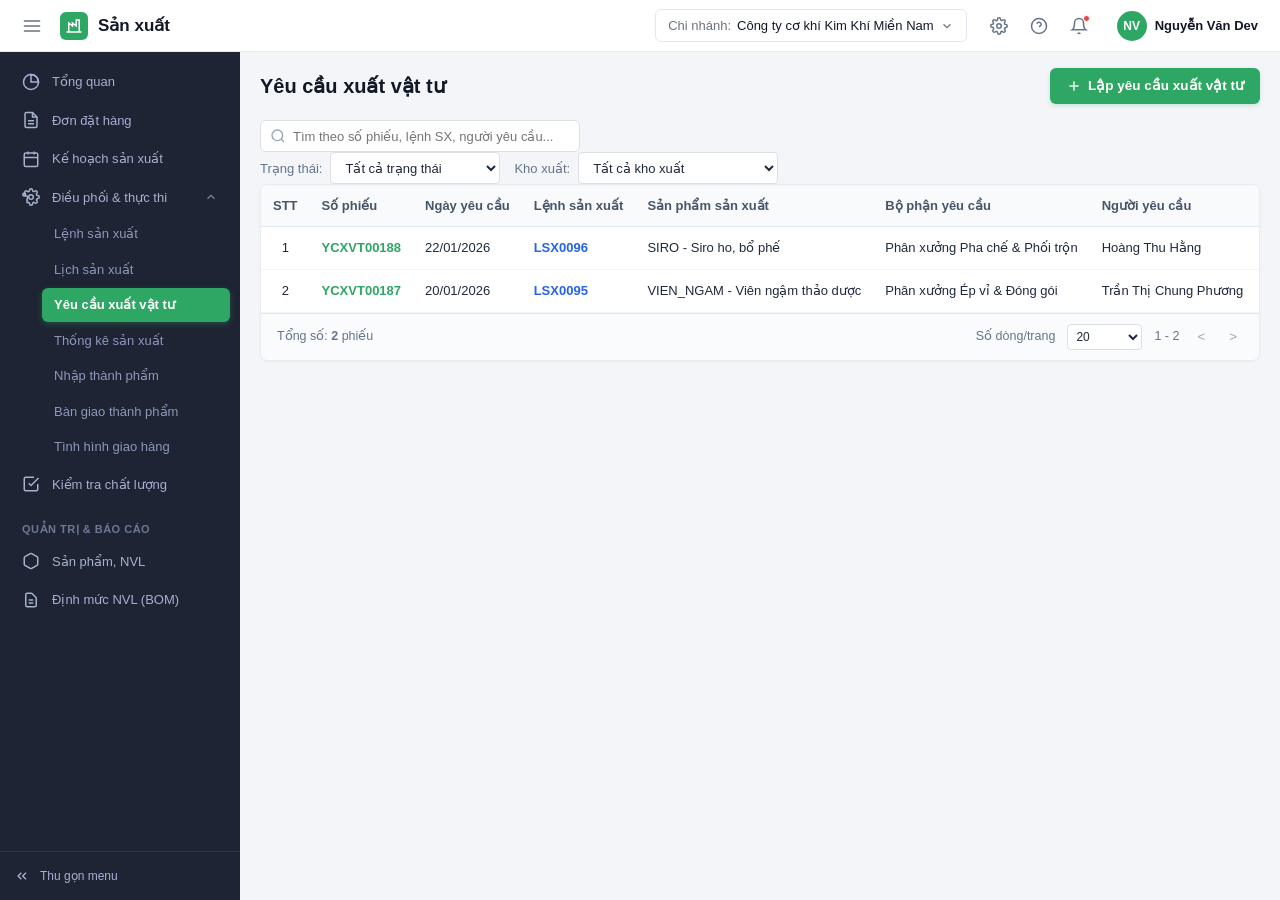
<file: Areas/Productions/Views/MaterialRequisitionList.html>
<!DOCTYPE html>
<html lang="vi">
<head>
  <meta charset="UTF-8">
  <meta name="viewport" content="width=device-width, initial-scale=1.0">
  <title>AMIS Sản xuất - Yêu cầu xuất vật tư</title>
  
  <link rel="stylesheet" href="../../../wwwroot/css/base.css">
  <link rel="stylesheet" href="../../../wwwroot/css/layout.css">
  <link rel="stylesheet" href="../../../wwwroot/css/productions/production-order.css">
  <link rel="stylesheet" href="../../../wwwroot/css/productions/production-statistics.css">
  <link rel="stylesheet" href="../../../wwwroot/css/productions/material-requisition.css">
</head>
<body>
  <div class="app-wrapper">
    
    <!-- TOP HEADER -->
    <header class="app-header">
      <div class="header-left">
        <button type="button" class="btn-sidebar-toggle" id="sidebarToggleBtn" title="Đóng/Mở menu">
          <svg width="20" height="20" viewBox="0 0 24 24" fill="none" stroke="currentColor" stroke-width="2" stroke-linecap="round">
            <line x1="3" y1="12" x2="21" y2="12"></line>
            <line x1="3" y1="6" x2="21" y2="6"></line>
            <line x1="3" y1="18" x2="21" y2="18"></line>
          </svg>
        </button>

        <div class="app-brand">
          <div class="app-brand-icon">
            <svg width="18" height="18" viewBox="0 0 24 24" fill="none" stroke="currentColor" stroke-width="2">
              <path d="M2 20h20"></path>
              <path d="M5 20V8l5 4V8l5 4V4h4v16"></path>
            </svg>
          </div>
          <span class="app-brand-name">Sản xuất</span>
        </div>
      </div>

      <div class="header-right">
        <div class="branch-selector" title="Chọn chi nhánh làm việc">
          <span>Chi nhánh:</span>
          <strong>Công ty cơ khí Kim Khí Miền Nam</strong>
          <svg width="14" height="14" viewBox="0 0 24 24" fill="none" stroke="currentColor" stroke-width="2">
            <polyline points="6 9 12 15 18 9"></polyline>
          </svg>
        </div>

        <div class="header-actions">
          <button type="button" class="icon-btn" title="Cài đặt hệ thống">
            <svg width="18" height="18" viewBox="0 0 24 24" fill="none" stroke="currentColor" stroke-width="2" stroke-linecap="round" stroke-linejoin="round">
              <circle cx="12" cy="12" r="3"></circle>
              <path d="M19.4 15a1.65 1.65 0 0 0 .33 1.82l.06.06a2 2 0 0 1 0 2.83 2 2 0 0 1-2.83 0l-.06-.06a1.65 1.65 0 0 0-1.82-.33 1.65 1.65 0 0 0-1 1.51V21a2 2 0 0 1-2 2 2 2 0 0 1-2-2v-.09A1.65 1.65 0 0 0 9 19.4a1.65 1.65 0 0 0-1.82.33l-.06.06a2 2 0 0 1-2.83 0 2 2 0 0 1 0-2.83l.06-.06a1.65 1.65 0 0 0 .33-1.82 1.65 1.65 0 0 0-1-1.51H3a2 2 0 0 1-2-2 2 2 0 0 1 2-2h.09A1.65 1.65 0 0 0 4.6 9a1.65 1.65 0 0 0-.33-1.82l-.06-.06a2 2 0 0 1 0-2.83 2 2 0 0 1 2.83 0l.06.06a1.65 1.65 0 0 0 1.82.33H9a1.65 1.65 0 0 0 1-1.51V3a2 2 0 0 1 2-2 2 2 0 0 1 2 2v.09a1.65 1.65 0 0 0 1 1.51 1.65 1.65 0 0 0 1.82-.33l.06-.06a2 2 0 0 1 2.83 0 2 2 0 0 1 0 2.83l-.06.06a1.65 1.65 0 0 0-.33 1.82V9a1.65 1.65 0 0 0 1.51 1H21a2 2 0 0 1 2 2 2 2 0 0 1-2 2h-.09a1.65 1.65 0 0 0-1 1.51z"></path>
            </svg>
          </button>
          <button type="button" class="icon-btn" title="Trợ giúp & Hướng dẫn"><svg width="18" height="18" viewBox="0 0 24 24" fill="none" stroke="currentColor" stroke-width="2"><circle cx="12" cy="12" r="10"></circle><path d="M9.09 9a3 3 0 0 1 5.83 1c0 2-3 3-3 3"></path><line x1="12" y1="17" x2="12.01" y2="17"></line></svg></button>
          <button type="button" class="icon-btn" title="Thông báo"><svg width="18" height="18" viewBox="0 0 24 24" fill="none" stroke="currentColor" stroke-width="2"><path d="M18 8A6 6 0 0 0 6 8c0 7-3 9-3 9h18s-3-2-3-9"></path><path d="M13.73 21a2 2 0 0 1-3.46 0"></path></svg><span class="badge-dot"></span></button>
        </div>
        <a href="UserProfile.html" class="user-profile" title="Xem thông tin cá nhân" style="text-decoration:none;"><div class="user-avatar">NV</div><span class="user-name">Nguyễn Văn Dev</span></a>
      </div>
    </header>

    <!-- SIDEBAR -->
    <aside class="app-sidebar" id="appSidebar">
      <div class="sidebar-nav-container">
        <div class="nav-item"><a href="Index.html" class="nav-link"><span class="nav-icon"><svg width="18" height="18" viewBox="0 0 24 24" fill="none" stroke="currentColor" stroke-width="2"><circle cx="12" cy="12" r="10"></circle><path d="M12 2a10 10 0 0 1 10 10H12V2z"></path></svg></span><span class="nav-text">Tổng quan</span></a></div>
        <div class="nav-item"><a href="#" class="nav-link"><span class="nav-icon"><svg width="18" height="18" viewBox="0 0 24 24" fill="none" stroke="currentColor" stroke-width="2"><path d="M14 2H6a2 2 0 0 0-2 2v16a2 2 0 0 0 2 2h12a2 2 0 0 0 2-2V8z"></path><polyline points="14 2 14 8 20 8"></polyline><line x1="16" y1="13" x2="8" y2="13"></line><line x1="16" y1="17" x2="8" y2="17"></line></svg></span><span class="nav-text">Đơn đặt hàng</span></a></div>
        <div class="nav-item has-sub"><a href="#" class="nav-link"><span class="nav-icon"><svg width="18" height="18" viewBox="0 0 24 24" fill="none" stroke="currentColor" stroke-width="2"><rect x="3" y="4" width="18" height="18" rx="2" ry="2"></rect><line x1="16" y1="2" x2="16" y2="6"></line><line x1="8" y1="2" x2="8" y2="6"></line><line x1="3" y1="10" x2="21" y2="10"></line></svg></span><span class="nav-text">Kế hoạch sản xuất</span></a></div>
        
        <!-- Điều phối & thực thi (ACTIVE YÊU CẦU XUẤT VẬT TƯ) -->
        <div class="nav-item has-sub open">
          <a href="#" class="nav-link">
            <span class="nav-icon"><svg width="18" height="18" viewBox="0 0 24 24" fill="none" stroke="currentColor" stroke-width="2" stroke-linecap="round" stroke-linejoin="round"><circle cx="12" cy="12" r="3"></circle><path d="M19.4 15a1.65 1.65 0 0 0 .33 1.82l.06.06a2 2 0 0 1 0 2.83 2 2 0 0 1-2.83 0l-.06-.06a1.65 1.65 0 0 0-1.82-.33 1.65 1.65 0 0 0-1 1.51V21a2 2 0 0 1-2 2 2 2 0 0 1-2-2v-.09A1.65 1.65 0 0 0 9 19.4a1.65 1.65 0 0 0-1.82.33l-.06.06a2 2 0 0 1 0-2.83 2 2 0 0 1 0-2.83l.06-.06a1.65 1.65 0 0 0 .33-1.82 1.65 1.65 0 0 0-1-1.51H3a2 2 0 0 1-2-2 2 2 0 0 1 2-2h.09A1.65 1.65 0 0 0 4.6 9a1.65 1.65 0 0 0-.33-1.82l-.06-.06a2 2 0 0 1 0-2.83 2 2 0 0 1 2.83 0l.06.06a1.65 1.65 0 0 0 1.82.33H9a1.65 1.65 0 0 0 1-1.51V3a2 2 0 0 1 2-2 2 2 0 0 1 2 2v.09a1.65 1.65 0 0 0 1 1.51 1.65 1.65 0 0 0 1.82-.33l.06-.06a2 2 0 0 1 2.83 0 2 2 0 0 1 0 2.83l-.06.06a1.65 1.65 0 0 0-.33 1.82V9a1.65 1.65 0 0 0 1.51 1H21a2 2 0 0 1 2 2 2 2 0 0 1-2 2h-.09a1.65 1.65 0 0 0-1 1.51z"></path></svg></span>
            <span class="nav-text">Điều phối & thực thi</span>
            <svg class="nav-arrow" width="14" height="14" viewBox="0 0 24 24" fill="none" stroke="currentColor" stroke-width="2"><polyline points="6 9 12 15 18 9"></polyline></svg>
          </a>
          <div class="sub-menu">
            <a href="ProductionOrder.html" class="sub-link">Lệnh sản xuất</a>
            <a href="#" class="sub-link">Lịch sản xuất</a>
            <!-- YÊU CẦU XUẤT VẬT TƯ ACTIVE XANH LÁ -->
            <a href="MaterialRequisitionList.html" class="sub-link active">Yêu cầu xuất vật tư</a>
            <a href="ProductionStatisticsList.html" class="sub-link">Thống kê sản xuất</a>
            <a href="FinishedGoodsReceiptList.html" class="sub-link">Nhập thành phẩm</a>
            <a href="HandoverList.html" class="sub-link">Bàn giao thành phẩm</a>
            <a href="#" class="sub-link">Tình hình giao hàng</a>
          </div>
        </div>

        <div class="nav-item"><a href="#" class="nav-link"><span class="nav-icon"><svg width="18" height="18" viewBox="0 0 24 24" fill="none" stroke="currentColor" stroke-width="2"><path d="M9 11l3 3L22 4"></path><path d="M21 12v7a2 2 0 0 1-2 2H5a2 2 0 0 1-2-2V5a2 2 0 0 1 2-2h11"></path></svg></span><span class="nav-text">Kiểm tra chất lượng</span></a></div>
        <div class="nav-section-title">QUẢN TRỊ & BÁO CÁO</div>
        <div class="nav-item"><a href="#" class="nav-link"><span class="nav-icon"><svg width="18" height="18" viewBox="0 0 24 24" fill="none" stroke="currentColor" stroke-width="2"><path d="M21 16V8a2 2 0 0 0-1-1.73l-7-4a2 2 0 0 0-2 0l-7 4A2 2 0 0 0 3 8v8a2 2 0 0 0 1 1.73l7 4a2 2 0 0 0 2 0l7-4A2 2 0 0 0 21 16z"></path></svg></span><span class="nav-text">Sản phẩm, NVL</span></a></div>
        <div class="nav-item"><a href="BomList.html" class="nav-link"><span class="nav-icon"><svg width="18" height="18" viewBox="0 0 24 24" fill="none" stroke="currentColor" stroke-width="2"><path d="M9 12h6m-6 4h6m2 5H7a2 2 0 01-2-2V5a2 2 0 012-2h5.586a1 1 0 01.707.293l5.414 5.414a1 1 0 01.293.707V19a2 2 0 01-2 2z"></path></svg></span><span class="nav-text">Định mức NVL (BOM)</span></a></div>
      </div>
      <div class="sidebar-footer">
        <button type="button" class="btn-collapse-sidebar" id="sidebarCollapseBtn"><svg width="16" height="16" viewBox="0 0 24 24" fill="none" stroke="currentColor" stroke-width="2"><polyline points="11 17 6 12 11 7"></polyline><polyline points="18 17 13 12 18 7"></polyline></svg><span class="collapse-text">Thu gọn menu</span></button>
      </div>
    </aside>

    <!-- NỘI DUNG CHÍNH (DANH SÁCH YÊU CẦU XUẤT VẬT TƯ) -->
    <main class="app-main">
      <div class="main-container page-fade-in">
        
        <div class="mr-list-header">
          <h1 class="mr-page-title">Yêu cầu xuất vật tư</h1>
          <div>
            <a href="MaterialRequisitionCreate.html" class="btn-add-mr">
              <svg width="16" height="16" viewBox="0 0 24 24" fill="none" stroke="currentColor" stroke-width="2">
                <line x1="12" y1="5" x2="12" y2="19"></line>
                <line x1="5" y1="12" x2="19" y2="12"></line>
              </svg>
              Lập yêu cầu xuất vật tư
            </a>
          </div>
        </div>

        <!-- Filter bar -->
        <div class="handover-filter-bar">
          <div class="search-input-wrap">
            <svg class="search-icon" width="16" height="16" viewBox="0 0 24 24" fill="none" stroke="currentColor" stroke-width="2">
              <circle cx="11" cy="11" r="8"></circle>
              <line x1="21" y1="21" x2="16.65" y2="16.65"></line>
            </svg>
            <input type="text" id="mrSearchInput" class="search-input" placeholder="Tìm theo số phiếu, lệnh SX, người yêu cầu...">
          </div>

          <div style="display: flex; gap: 14px; align-items: center; flex-wrap: wrap;">
            <div style="display: flex; gap: 8px; align-items: center;">
              <span style="font-size: 13px; color: #64748b;">Trạng thái:</span>
              <select class="form-select" style="width: 170px; height: 32px;">
                <option selected>Tất cả trạng thái</option>
                <option>Chờ xuất kho</option>
                <option>Đã xuất kho</option>
                <option>Đã duyệt</option>
              </select>
            </div>

            <div style="display: flex; gap: 8px; align-items: center;">
              <span style="font-size: 13px; color: #64748b;">Kho xuất:</span>
              <select class="form-select" style="width: 200px; height: 32px;">
                <option selected>Tất cả kho xuất</option>
                <option>Kho Nguyên vật liệu chính</option>
                <option>Kho Bao bì phụ liệu</option>
              </select>
            </div>
          </div>
        </div>

        <!-- BẢNG DANH SÁCH YÊU CẦU XUẤT VẬT TƯ -->
        <div class="mr-table-card">
          <div class="table-responsive">
            <table class="bom-table">
              <thead>
                <tr>
                  <th class="text-center" style="width: 50px;">STT</th>
                  <th>Số phiếu</th>
                  <th>Ngày yêu cầu</th>
                  <th>Lệnh sản xuất</th>
                  <th>Sản phẩm sản xuất</th>
                  <th>Bộ phận yêu cầu</th>
                  <th>Người yêu cầu</th>
                  <th>Kho xuất</th>
                  <th>Ngày cần</th>
                  <th class="text-center">Trạng thái</th>
                  <th class="text-center" style="width: 80px;">Thao tác</th>
                </tr>
              </thead>
              <tbody id="mrListBody">
                <tr>
                  <td class="text-center">1</td>
                  <td><a href="MaterialRequisitionCreate.html" style="color:var(--color-primary); font-weight:700;">YCXVT00188</a></td>
                  <td>22/01/2026</td>
                  <td><a href="ProductionOrder.html" style="color:#2563eb; font-weight:600;">LSX0096</a></td>
                  <td>SIRO - Siro ho, bổ phế</td>
                  <td>Phân xưởng Pha chế & Phối trộn</td>
                  <td>Hoàng Thu Hằng</td>
                  <td>Kho Nguyên vật liệu chính</td>
                  <td>23/01/2026</td>
                  <td class="text-center">
                    <span class="badge-status-waiting">Chờ xuất kho</span>
                  </td>
                  <td class="text-center">
                    <div class="row-actions-cell">
                      <a href="MaterialRequisitionCreate.html" class="btn-action-view" title="Xem chi tiết phiếu yêu cầu">
                        <svg width="16" height="16" viewBox="0 0 24 24" fill="none" stroke="currentColor" stroke-width="2" stroke-linecap="round" stroke-linejoin="round">
                          <path d="M1 12s4-8 11-8 11 8 11 8-4 8-11 8-11-8-11-8z"></path>
                          <circle cx="12" cy="12" r="3"></circle>
                        </svg>
                      </a>
                      <button type="button" class="btn-action-delete" title="Xóa yêu cầu">
                        <svg width="16" height="16" viewBox="0 0 24 24" fill="none" stroke="currentColor" stroke-width="2" stroke-linecap="round" stroke-linejoin="round">
                          <polyline points="3 6 5 6 21 6"></polyline>
                          <path d="M19 6v14a2 2 0 0 1-2 2H7a2 2 0 0 1-2-2V6m3 0V4a2 2 0 0 1 2-2h4a2 2 0 0 1 2 2v2"></path>
                        </svg>
                      </button>
                    </div>
                  </td>
                </tr>
                <tr>
                  <td class="text-center">2</td>
                  <td><a href="MaterialRequisitionCreate.html" style="color:var(--color-primary); font-weight:700;">YCXVT00187</a></td>
                  <td>20/01/2026</td>
                  <td><a href="ProductionOrder.html" style="color:#2563eb; font-weight:600;">LSX0095</a></td>
                  <td>VIEN_NGAM - Viên ngậm thảo dược</td>
                  <td>Phân xưởng Ép vỉ & Đóng gói</td>
                  <td>Trần Thị Chung Phương</td>
                  <td>Kho Bao bì phụ liệu</td>
                  <td>21/01/2026</td>
                  <td class="text-center">
                    <span class="badge-status-done">Đã xuất kho</span>
                  </td>
                  <td class="text-center">
                    <div class="row-actions-cell">
                      <a href="MaterialRequisitionCreate.html" class="btn-action-view" title="Xem chi tiết phiếu yêu cầu">
                        <svg width="16" height="16" viewBox="0 0 24 24" fill="none" stroke="currentColor" stroke-width="2" stroke-linecap="round" stroke-linejoin="round">
                          <path d="M1 12s4-8 11-8 11 8 11 8-4 8-11 8-11-8-11-8z"></path>
                          <circle cx="12" cy="12" r="3"></circle>
                        </svg>
                      </a>
                      <button type="button" class="btn-action-delete" title="Xóa yêu cầu">
                        <svg width="16" height="16" viewBox="0 0 24 24" fill="none" stroke="currentColor" stroke-width="2" stroke-linecap="round" stroke-linejoin="round">
                          <polyline points="3 6 5 6 21 6"></polyline>
                          <path d="M19 6v14a2 2 0 0 1-2 2H7a2 2 0 0 1-2-2V6m3 0V4a2 2 0 0 1 2-2h4a2 2 0 0 1 2 2v2"></path>
                        </svg>
                      </button>
                    </div>
                  </td>
                </tr>
              </tbody>
            </table>
          </div>

          <div class="table-footer-bar">
            <span>Tổng số: <strong>2</strong> phiếu</span>
            <div class="table-footer-right">
              <span>Số dòng/trang</span>
              <select class="form-select" style="width: 75px; height: 26px; padding: 0 4px; font-size: 12px;">
                <option selected>20</option>
                <option>50</option>
                <option>100</option>
              </select>
              <span>1 - 2</span>
              <button type="button" class="pagination-btn">&lt;</button>
              <button type="button" class="pagination-btn">&gt;</button>
            </div>
          </div>
        </div>

      </div>
    </main>

  </div>

  <script src="../../../wwwroot/js/app.js"></script>
  <script src="../../../wwwroot/js/productions/material-requisition.js"></script>
</body>
</html>
</file>
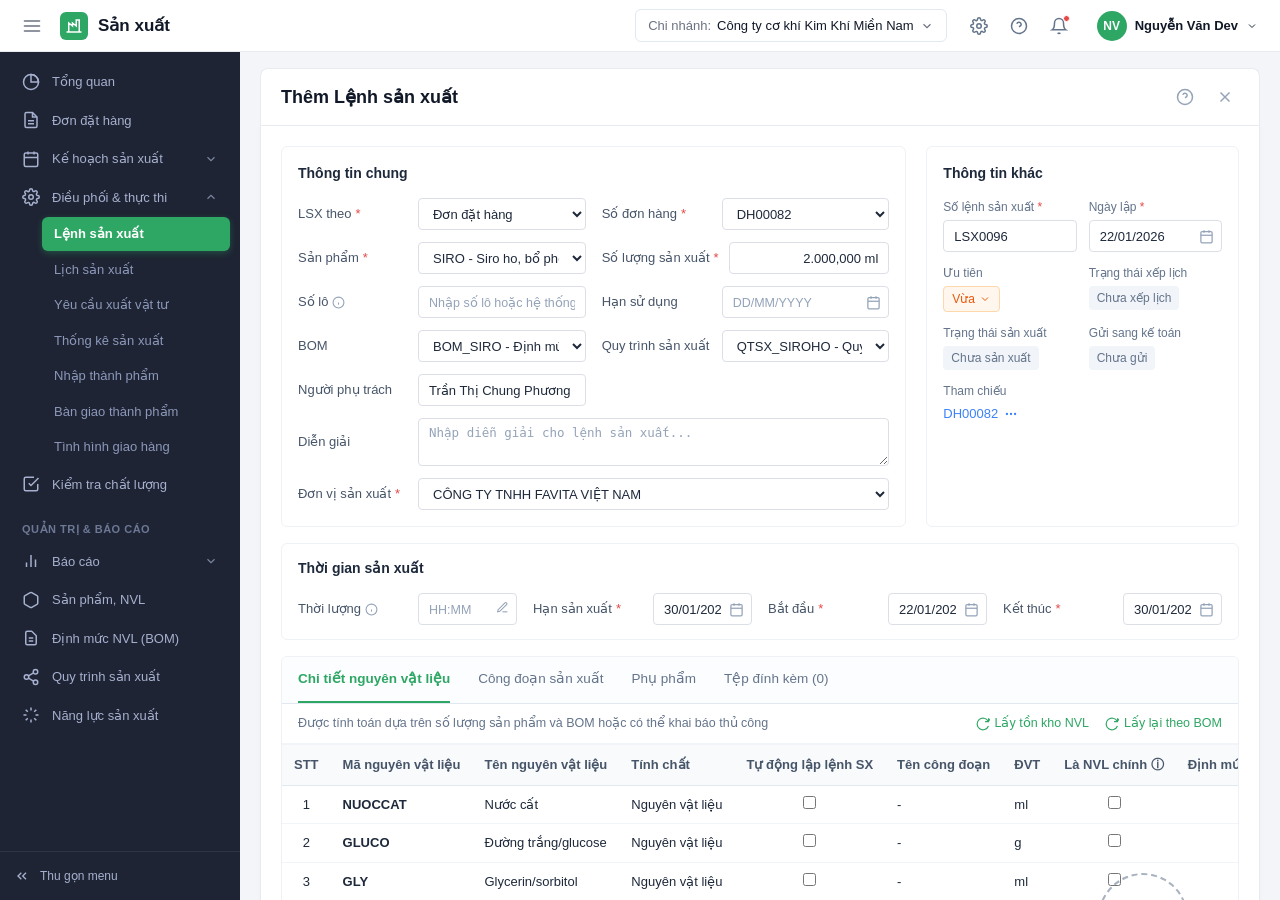
<file: Areas/Productions/Views/ProductionOrder.html>
<!DOCTYPE html>
<html lang="vi">
<head>
  <meta charset="UTF-8">
  <meta name="viewport" content="width=device-width, initial-scale=1.0">
  <title>AMIS Sản xuất - Thêm Lệnh sản xuất</title>
  
  <!-- CSS dùng chung -->
  <link rel="stylesheet" href="../../../wwwroot/css/base.css">
  <link rel="stylesheet" href="../../../wwwroot/css/layout.css">
  
  <!-- CSS riêng cho trang Thêm Lệnh sản xuất -->
  <link rel="stylesheet" href="../../../wwwroot/css/productions/production-order.css">
</head>
<body>
  <div class="app-wrapper">
    
    <!-- TOP HEADER -->
    <header class="app-header">
      <div class="header-left">
        <button type="button" class="btn-sidebar-toggle" id="sidebarToggleBtn" title="Đóng/Mở menu">
          <svg width="20" height="20" viewBox="0 0 24 24" fill="none" stroke="currentColor" stroke-width="2" stroke-linecap="round">
            <line x1="3" y1="12" x2="21" y2="12"></line>
            <line x1="3" y1="6" x2="21" y2="6"></line>
            <line x1="3" y1="18" x2="21" y2="18"></line>
          </svg>
        </button>

        <div class="app-brand">
          <div class="app-brand-icon">
            <svg width="18" height="18" viewBox="0 0 24 24" fill="none" stroke="currentColor" stroke-width="2">
              <path d="M2 20h20"></path>
              <path d="M5 20V8l5 4V8l5 4V4h4v16"></path>
            </svg>
          </div>
          <span class="app-brand-name">Sản xuất</span>
        </div>
      </div>

      <div class="header-right">
        <div class="branch-selector" title="Chọn chi nhánh làm việc">
          <span>Chi nhánh:</span>
          <strong>Công ty cơ khí Kim Khí Miền Nam</strong>
          <svg width="14" height="14" viewBox="0 0 24 24" fill="none" stroke="currentColor" stroke-width="2">
            <polyline points="6 9 12 15 18 9"></polyline>
          </svg>
        </div>

        <div class="header-actions">
          <button type="button" class="icon-btn" title="Cài đặt hệ thống">
            <svg width="18" height="18" viewBox="0 0 24 24" fill="none" stroke="currentColor" stroke-width="2">
              <circle cx="12" cy="12" r="3"></circle>
              <path d="M19.4 15a1.65 1.65 0 0 0 .33 1.82l.06.06a2 2 0 0 1 0 2.83 2 2 0 0 1-2.83 0l-.06-.06a1.65 1.65 0 0 0-1.82-.33 1.65 1.65 0 0 0-1 1.51V21a2 2 0 0 1-2 2 2 2 0 0 1-2-2v-.09A1.65 1.65 0 0 0 9 19.4a1.65 1.65 0 0 0-1.82.33l-.06.06a2 2 0 0 1-2.83 0 2 2 0 0 1 0-2.83l.06-.06a1.65 1.65 0 0 0 .33-1.82 1.65 1.65 0 0 0-1.51-1H3a2 2 0 0 1-2-2 2 2 0 0 1 2-2h.09A1.65 1.65 0 0 0 4.6 9a1.65 1.65 0 0 0-.33-1.82l-.06-.06a2 2 0 0 1 0-2.83 2 2 0 0 1 2.83 0l.06.06a1.65 1.65 0 0 0 1.82.33H9a1.65 1.65 0 0 0 1-1.51V3a2 2 0 0 1 2-2 2 2 0 0 1 2 2v.09a1.65 1.65 0 0 0 1 1.51 1.65 1.65 0 0 0 1.82-.33l.06-.06a2 2 0 0 1 2.83 0 2 2 0 0 1 0 2.83l-.06.06a1.65 1.65 0 0 0-.33 1.82V9a1.65 1.65 0 0 0 1.51 1H21a2 2 0 0 1 2 2 2 2 0 0 1-2 2h-.09a1.65 1.65 0 0 0-1.51 1z"></path>
            </svg>
          </button>

          <button type="button" class="icon-btn" title="Trợ giúp & Hướng dẫn">
            <svg width="18" height="18" viewBox="0 0 24 24" fill="none" stroke="currentColor" stroke-width="2">
              <circle cx="12" cy="12" r="10"></circle>
              <path d="M9.09 9a3 3 0 0 1 5.83 1c0 2-3 3-3 3"></path>
              <line x1="12" y1="17" x2="12.01" y2="17"></line>
            </svg>
          </button>

          <button type="button" class="icon-btn" title="Thông báo">
            <svg width="18" height="18" viewBox="0 0 24 24" fill="none" stroke="currentColor" stroke-width="2">
              <path d="M18 8A6 6 0 0 0 6 8c0 7-3 9-3 9h18s-3-2-3-9"></path>
              <path d="M13.73 21a2 2 0 0 1-3.46 0"></path>
            </svg>
            <span class="badge-dot"></span>
          </button>
        </div>

        <a href="UserProfile.html" class="user-profile" title="Xem thông tin cá nhân" style="text-decoration:none;">
          <div class="user-avatar">NV</div>
          <span class="user-name">Nguyễn Văn Dev</span>
          <svg width="12" height="12" viewBox="0 0 24 24" fill="none" stroke="currentColor" stroke-width="2">
            <polyline points="6 9 12 15 18 9"></polyline>
          </svg>
        </a>
      </div>
    </header>

    <!-- SIDEBAR -->
    <aside class="app-sidebar" id="appSidebar">
      <div class="sidebar-nav-container">
        
        <div class="nav-item">
          <a href="Index.html" class="nav-link" title="Chuyển về trang Tổng quan">
            <span class="nav-icon">
              <svg width="18" height="18" viewBox="0 0 24 24" fill="none" stroke="currentColor" stroke-width="2">
                <circle cx="12" cy="12" r="10"></circle>
                <path d="M12 2a10 10 0 0 1 10 10H12V2z"></path>
              </svg>
            </span>
            <span class="nav-text">Tổng quan</span>
          </a>
        </div>

        <div class="nav-item">
          <a href="#" class="nav-link">
            <span class="nav-icon">
              <svg width="18" height="18" viewBox="0 0 24 24" fill="none" stroke="currentColor" stroke-width="2">
                <path d="M14 2H6a2 2 0 0 0-2 2v16a2 2 0 0 0 2 2h12a2 2 0 0 0 2-2V8z"></path>
                <polyline points="14 2 14 8 20 8"></polyline>
                <line x1="16" y1="13" x2="8" y2="13"></line>
                <line x1="16" y1="17" x2="8" y2="17"></line>
              </svg>
            </span>
            <span class="nav-text">Đơn đặt hàng</span>
          </a>
        </div>

        <div class="nav-item has-sub">
          <a href="#" class="nav-link">
            <span class="nav-icon">
              <svg width="18" height="18" viewBox="0 0 24 24" fill="none" stroke="currentColor" stroke-width="2">
                <rect x="3" y="4" width="18" height="18" rx="2" ry="2"></rect>
                <line x1="16" y1="2" x2="16" y2="6"></line>
                <line x1="8" y1="2" x2="8" y2="6"></line>
                <line x1="3" y1="10" x2="21" y2="10"></line>
              </svg>
            </span>
            <span class="nav-text">Kế hoạch sản xuất</span>
            <svg class="nav-arrow" width="14" height="14" viewBox="0 0 24 24" fill="none" stroke="currentColor" stroke-width="2">
              <polyline points="6 9 12 15 18 9"></polyline>
            </svg>
          </a>
          <div class="sub-menu">
            <a href="#" class="sub-link">Tính nhu cầu vật tư</a>
            <a href="#" class="sub-link">Lập kế hoạch SX</a>
          </div>
        </div>

        <!-- Điều phối & thực thi (ACTIVE LỆNH SẢN XUẤT) -->
        <div class="nav-item has-sub open">
          <a href="#" class="nav-link">
            <span class="nav-icon">
              <svg width="18" height="18" viewBox="0 0 24 24" fill="none" stroke="currentColor" stroke-width="2">
                <circle cx="12" cy="12" r="3"></circle>
                <path d="M19.4 15a1.65 1.65 0 0 0 .33 1.82l.06.06a2 2 0 0 1 0 2.83 2 2 0 0 1-2.83 0l-.06-.06a1.65 1.65 0 0 0-1.82-.33 1.65 1.65 0 0 0-1 1.51V21a2 2 0 0 1-2 2 2 2 0 0 1-2-2v-.09A1.65 1.65 0 0 0 9 19.4a1.65 1.65 0 0 0-1.82.33l-.06.06a2 2 0 0 1-2.83 0 2 2 0 0 1 0-2.83l.06-.06a1.65 1.65 0 0 0 .33-1.82 1.65 1.65 0 0 0-1.51-1H3a2 2 0 0 1-2-2 2 2 0 0 1 2-2h.09A1.65 1.65 0 0 0 4.6 9a1.65 1.65 0 0 0-.33-1.82l-.06-.06a2 2 0 0 1 0-2.83 2 2 0 0 1 2.83 0l.06.06a1.65 1.65 0 0 0 1.82.33H9a1.65 1.65 0 0 0 1-1.51V3a2 2 0 0 1 2-2 2 2 0 0 1 2 2v.09a1.65 1.65 0 0 0 1 1.51 1.65 1.65 0 0 0 1.82-.33l.06-.06a2 2 0 0 1 2.83 0 2 2 0 0 1 0 2.83l-.06.06a1.65 1.65 0 0 0-.33 1.82V9a1.65 1.65 0 0 0 1.51 1H21a2 2 0 0 1 2 2 2 2 0 0 1-2 2h-.09a1.65 1.65 0 0 0-1.51 1z"></path>
              </svg>
            </span>
            <span class="nav-text">Điều phối & thực thi</span>
            <svg class="nav-arrow" width="14" height="14" viewBox="0 0 24 24" fill="none" stroke="currentColor" stroke-width="2">
              <polyline points="6 9 12 15 18 9"></polyline>
            </svg>
          </a>
          <div class="sub-menu">
            <!-- Nút Lệnh sản xuất ACTIVE màu xanh nổi bật -->
            <a href="ProductionOrder.html" class="sub-link active">Lệnh sản xuất</a>
            <a href="#" class="sub-link">Lịch sản xuất</a>
            <a href="MaterialRequisitionList.html" class="sub-link">Yêu cầu xuất vật tư</a>
            <a href="ProductionStatisticsList.html" class="sub-link">Thống kê sản xuất</a>
            <a href="FinishedGoodsReceiptList.html" class="sub-link">Nhập thành phẩm</a>
            <a href="HandoverList.html" class="sub-link">Bàn giao thành phẩm</a>
            <a href="#" class="sub-link">Tình hình giao hàng</a>
          </div>
        </div>

        <div class="nav-item">
          <a href="#" class="nav-link">
            <span class="nav-icon">
              <svg width="18" height="18" viewBox="0 0 24 24" fill="none" stroke="currentColor" stroke-width="2">
                <path d="M9 11l3 3L22 4"></path>
                <path d="M21 12v7a2 2 0 0 1-2 2H5a2 2 0 0 1-2-2V5a2 2 0 0 1 2-2h11"></path>
              </svg>
            </span>
            <span class="nav-text">Kiểm tra chất lượng</span>
          </a>
        </div>

        <div class="nav-section-title">QUẢN TRỊ & BÁO CÁO</div>

        <div class="nav-item has-sub">
          <a href="#" class="nav-link">
            <span class="nav-icon">
              <svg width="18" height="18" viewBox="0 0 24 24" fill="none" stroke="currentColor" stroke-width="2">
                <line x1="18" y1="20" x2="18" y2="10"></line>
                <line x1="12" y1="20" x2="12" y2="4"></line>
                <line x1="6" y1="20" x2="6" y2="14"></line>
              </svg>
            </span>
            <span class="nav-text">Báo cáo</span>
            <svg class="nav-arrow" width="14" height="14" viewBox="0 0 24 24" fill="none" stroke="currentColor" stroke-width="2">
              <polyline points="6 9 12 15 18 9"></polyline>
            </svg>
          </a>
          <div class="sub-menu">
            <a href="#" class="sub-link">Báo cáo tiến độ</a>
            <a href="#" class="sub-link">Báo cáo hao hụt NVL</a>
          </div>
        </div>

        <div class="nav-item">
          <a href="#" class="nav-link">
            <span class="nav-icon">
              <svg width="18" height="18" viewBox="0 0 24 24" fill="none" stroke="currentColor" stroke-width="2">
                <path d="M21 16V8a2 2 0 0 0-1-1.73l-7-4a2 2 0 0 0-2 0l-7 4A2 2 0 0 0 3 8v8a2 2 0 0 0 1 1.73l7 4a2 2 0 0 0 2 0l7-4A2 2 0 0 0 21 16z"></path>
              </svg>
            </span>
            <span class="nav-text">Sản phẩm, NVL</span>
          </a>
        </div>

        <!-- Định mức NVL (BOM) -->
        <div class="nav-item">
          <a href="BomList.html" class="nav-link">
            <span class="nav-icon">
              <svg width="18" height="18" viewBox="0 0 24 24" fill="none" stroke="currentColor" stroke-width="2">
                <path d="M9 12h6m-6 4h6m2 5H7a2 2 0 01-2-2V5a2 2 0 012-2h5.586a1 1 0 01.707.293l5.414 5.414a1 1 0 01.293.707V19a2 2 0 01-2 2z"></path>
              </svg>
            </span>
            <span class="nav-text">Định mức NVL (BOM)</span>
          </a>
        </div>

        <div class="nav-item">
          <a href="#" class="nav-link">
            <span class="nav-icon">
              <svg width="18" height="18" viewBox="0 0 24 24" fill="none" stroke="currentColor" stroke-width="2">
                <circle cx="18" cy="5" r="3"></circle>
                <circle cx="6" cy="12" r="3"></circle>
                <circle cx="18" cy="19" r="3"></circle>
                <line x1="8.59" y1="13.51" x2="15.42" y2="17.49"></line>
                <line x1="15.41" y1="6.51" x2="8.59" y2="10.49"></line>
              </svg>
            </span>
            <span class="nav-text">Quy trình sản xuất</span>
          </a>
        </div>

        <div class="nav-item">
          <a href="#" class="nav-link">
            <span class="nav-icon">
              <svg width="18" height="18" viewBox="0 0 24 24" fill="none" stroke="currentColor" stroke-width="2">
                <path d="M12 2v4M12 18v4M4.93 4.93l2.83 2.83M16.24 16.24l2.83 2.83M2 12h4M18 12h4M4.93 19.07l2.83-2.83M16.24 7.76l2.83-2.83"></path>
              </svg>
            </span>
            <span class="nav-text">Năng lực sản xuất</span>
          </a>
        </div>

      </div>

      <div class="sidebar-footer">
        <button type="button" class="btn-collapse-sidebar" id="sidebarCollapseBtn">
          <svg width="16" height="16" viewBox="0 0 24 24" fill="none" stroke="currentColor" stroke-width="2">
            <polyline points="11 17 6 12 11 7"></polyline>
            <polyline points="18 17 13 12 18 7"></polyline>
          </svg>
          <span class="collapse-text">Thu gọn menu</span>
        </button>
      </div>
    </aside>

    <!-- MAIN BODY -->
    <main class="app-main">
      <div class="main-container page-fade-in">

        <!-- Header của Form Thêm Lệnh sản xuất -->
        <div class="order-header-card">
          <h1 class="order-header-title">Thêm Lệnh sản xuất</h1>
          <div class="order-header-actions">
            <button type="button" class="btn-header-tool" title="Trợ giúp">
              <svg width="18" height="18" viewBox="0 0 24 24" fill="none" stroke="currentColor" stroke-width="2">
                <circle cx="12" cy="12" r="10"></circle>
                <path d="M9.09 9a3 3 0 0 1 5.83 1c0 2-3 3-3 3"></path>
                <line x1="12" y1="17" x2="12.01" y2="17"></line>
              </svg>
            </button>
            <button type="button" class="btn-header-tool" id="btnCloseOrder" title="Đóng và quay lại">
              <svg width="18" height="18" viewBox="0 0 24 24" fill="none" stroke="currentColor" stroke-width="2">
                <line x1="18" y1="6" x2="6" y2="18"></line>
                <line x1="6" y1="6" x2="18" y2="18"></line>
              </svg>
            </button>
          </div>
        </div>

        <!-- Thân Form -->
        <div class="order-form-body">
          
          <!-- HÀNG 1: THÔNG TIN CHUNG & THÔNG TIN KHÁC -->
          <div class="order-top-grid">
            
            <div class="form-section-card">
              <h2 class="section-legend">Thông tin chung</h2>
              
              <div class="form-inner-grid">
                
                <div class="form-group">
                  <label class="form-label">LSX theo <span class="required-mark">*</span></label>
                  <div class="form-control-wrap">
                    <select class="form-select">
                      <option selected>Đơn đặt hàng</option>
                      <option>Kế hoạch sản xuất</option>
                      <option>Dự báo nhu cầu</option>
                    </select>
                  </div>
                </div>

                <!-- Số đơn hàng * (ĐÃ BỎ KHUNG XANH) -->
                <div class="form-group">
                  <label class="form-label">Số đơn hàng <span class="required-mark">*</span></label>
                  <div class="form-control-wrap">
                    <select class="form-select">
                      <option selected>DH00082</option>
                      <option>DH00083</option>
                      <option>DH00084</option>
                    </select>
                  </div>
                </div>

                <div class="form-group">
                  <label class="form-label">Sản phẩm <span class="required-mark">*</span></label>
                  <div class="form-control-wrap">
                    <select class="form-select">
                      <option selected>SIRO - Siro ho, bổ phế</option>
                      <option>VIEN - Viên ngậm thảo dược</option>
                    </select>
                  </div>
                </div>

                <div class="form-group">
                  <label class="form-label">Số lượng sản xuất <span class="required-mark">*</span></label>
                  <div class="form-control-wrap">
                    <input type="text" class="form-input text-right" value="2.000,000 ml">
                  </div>
                </div>

                <div class="form-group">
                  <label class="form-label">
                    Số lô 
                    <span class="info-tooltip-icon" title="Hệ thống có thể tự sinh số lô">
                      <svg width="13" height="13" viewBox="0 0 24 24" fill="none" stroke="currentColor" stroke-width="2">
                        <circle cx="12" cy="12" r="10"></circle>
                        <line x1="12" y1="16" x2="12" y2="12"></line>
                        <line x1="12" y1="8" x2="12.01" y2="8"></line>
                      </svg>
                    </span>
                  </label>
                  <div class="form-control-wrap">
                    <input type="text" class="form-input" placeholder="Nhập số lô hoặc hệ thống tự sinh">
                  </div>
                </div>

                <div class="form-group">
                  <label class="form-label">Hạn sử dụng</label>
                  <div class="form-control-wrap">
                    <input type="text" class="form-input has-calendar" placeholder="DD/MM/YYYY">
                    <span class="calendar-icon-btn">
                      <svg width="15" height="15" viewBox="0 0 24 24" fill="none" stroke="currentColor" stroke-width="2">
                        <rect x="3" y="4" width="18" height="18" rx="2" ry="2"></rect>
                        <line x1="16" y1="2" x2="16" y2="6"></line>
                        <line x1="8" y1="2" x2="8" y2="6"></line>
                        <line x1="3" y1="10" x2="21" y2="10"></line>
                      </svg>
                    </span>
                  </div>
                </div>

                <!-- BOM (ĐÃ BỎ KHUNG XANH) -->
                <div class="form-group">
                  <label class="form-label">BOM</label>
                  <div class="form-control-wrap">
                    <select class="form-select">
                      <option selected>BOM_SIRO - Định mức nguyên vật liệu sản xuất Siro ho, bổ ...</option>
                    </select>
                  </div>
                </div>

                <div class="form-group">
                  <label class="form-label">Quy trình sản xuất</label>
                  <div class="form-control-wrap">
                    <select class="form-select">
                      <option selected>QTSX_SIROHO - Quy trình sản xuất siro ho, bổ phế</option>
                    </select>
                  </div>
                </div>

                <div class="form-group">
                  <label class="form-label">Người phụ trách</label>
                  <div class="form-control-wrap">
                    <input type="text" class="form-input" value="Trần Thị Chung Phương">
                  </div>
                </div>

                <div class="form-group full-width">
                  <label class="form-label">Diễn giải</label>
                  <div class="form-control-wrap">
                    <textarea class="form-textarea" placeholder="Nhập diễn giải cho lệnh sản xuất..."></textarea>
                  </div>
                </div>

                <div class="form-group full-width">
                  <label class="form-label">Đơn vị sản xuất <span class="required-mark">*</span></label>
                  <div class="form-control-wrap">
                    <select class="form-select">
                      <option selected>CÔNG TY TNHH FAVITA VIỆT NAM</option>
                    </select>
                  </div>
                </div>

              </div>
            </div>

            <!-- Cột Phải: Thông tin khác -->
            <div class="form-section-card">
              <h2 class="section-legend">Thông tin khác</h2>

              <div class="status-meta-grid">
                
                <!-- Hàng 1: Số lệnh sản xuất * & Ngày lập * (ĐÃ BỎ KHUNG XANH) -->
                <div class="status-meta-row">
                  <div class="status-meta-item">
                    <label class="status-meta-label">Số lệnh sản xuất <span class="required-mark">*</span></label>
                    <input type="text" class="form-input" value="LSX0096">
                  </div>

                  <div class="status-meta-item">
                    <label class="status-meta-label">Ngày lập <span class="required-mark">*</span></label>
                    <div class="form-control-wrap">
                      <input type="text" class="form-input has-calendar" value="22/01/2026">
                      <span class="calendar-icon-btn">
                        <svg width="15" height="15" viewBox="0 0 24 24" fill="none" stroke="currentColor" stroke-width="2">
                          <rect x="3" y="4" width="18" height="18" rx="2" ry="2"></rect>
                          <line x1="16" y1="2" x2="16" y2="6"></line>
                          <line x1="8" y1="2" x2="8" y2="6"></line>
                          <line x1="3" y1="10" x2="21" y2="10"></line>
                        </svg>
                      </span>
                    </div>
                  </div>
                </div>

                <!-- Hàng 2: Ưu tiên & Trạng thái xếp lịch -->
                <div class="status-meta-row">
                  <div class="status-meta-item">
                    <span class="status-meta-label">Ưu tiên</span>
                    <div class="priority-tag">
                      <span>Vừa</span>
                      <svg width="12" height="12" viewBox="0 0 24 24" fill="none" stroke="currentColor" stroke-width="2">
                        <polyline points="6 9 12 15 18 9"></polyline>
                      </svg>
                    </div>
                  </div>

                  <div class="status-meta-item">
                    <span class="status-meta-label">Trạng thái xếp lịch</span>
                    <span class="status-pill-gray">Chưa xếp lịch</span>
                  </div>
                </div>

                <!-- Hàng 3: Trạng thái sản xuất & Gửi sang kế toán -->
                <div class="status-meta-row">
                  <div class="status-meta-item">
                    <span class="status-meta-label">Trạng thái sản xuất</span>
                    <span class="status-pill-gray">Chưa sản xuất</span>
                  </div>

                  <div class="status-meta-item">
                    <span class="status-meta-label">Gửi sang kế toán</span>
                    <span class="status-pill-gray">Chưa gửi</span>
                  </div>
                </div>

                <!-- Hàng 4: Tham chiếu -->
                <div class="status-meta-row">
                  <div class="status-meta-item">
                    <span class="status-meta-label">Tham chiếu</span>
                    <div class="ref-link-box">
                      <span>DH00082</span>
                      <svg width="14" height="14" viewBox="0 0 24 24" fill="none" stroke="currentColor" stroke-width="2">
                        <circle cx="12" cy="12" r="1"></circle>
                        <circle cx="19" cy="12" r="1"></circle>
                        <circle cx="5" cy="12" r="1"></circle>
                      </svg>
                    </div>
                  </div>
                </div>

              </div>
            </div>

          </div>

          <!-- HÀNG 2: THỜI GIAN SẢN XUẤT -->
          <div class="time-section-card">
            <h2 class="section-legend">Thời gian sản xuất</h2>

            <div class="time-fields-row">
              
              <div class="form-group">
                <label class="form-label">
                  Thời lượng
                  <span class="info-tooltip-icon">
                    <svg width="13" height="13" viewBox="0 0 24 24" fill="none" stroke="currentColor" stroke-width="2">
                      <circle cx="12" cy="12" r="10"></circle>
                      <line x1="12" y1="16" x2="12" y2="12"></line>
                      <line x1="12" y1="8" x2="12.01" y2="8"></line>
                    </svg>
                  </span>
                </label>
                <div class="form-control-wrap input-with-edit">
                  <input type="text" class="form-input" placeholder="HH:MM">
                  <span class="edit-pencil-icon" title="Chỉnh sửa thời lượng">
                    <svg width="13" height="13" viewBox="0 0 24 24" fill="none" stroke="currentColor" stroke-width="2">
                      <path d="M12 20h9"></path>
                      <path d="M16.5 3.5a2.121 2.121 0 0 1 3 3L7 19l-4 1 1-4L16.5 3.5z"></path>
                    </svg>
                  </span>
                </div>
              </div>

              <div class="form-group">
                <label class="form-label">Hạn sản xuất <span class="required-mark">*</span></label>
                <div class="form-control-wrap">
                  <input type="text" class="form-input has-calendar" value="30/01/2026">
                  <span class="calendar-icon-btn">
                    <svg width="15" height="15" viewBox="0 0 24 24" fill="none" stroke="currentColor" stroke-width="2">
                      <rect x="3" y="4" width="18" height="18" rx="2" ry="2"></rect>
                      <line x1="16" y1="2" x2="16" y2="6"></line>
                      <line x1="8" y1="2" x2="8" y2="6"></line>
                      <line x1="3" y1="10" x2="21" y2="10"></line>
                    </svg>
                  </span>
                </div>
              </div>

              <div class="form-group">
                <label class="form-label">Bắt đầu <span class="required-mark">*</span></label>
                <div class="form-control-wrap">
                  <input type="text" class="form-input has-calendar" value="22/01/2026 23:59">
                  <span class="calendar-icon-btn">
                    <svg width="15" height="15" viewBox="0 0 24 24" fill="none" stroke="currentColor" stroke-width="2">
                      <rect x="3" y="4" width="18" height="18" rx="2" ry="2"></rect>
                      <line x1="16" y1="2" x2="16" y2="6"></line>
                      <line x1="8" y1="2" x2="8" y2="6"></line>
                      <line x1="3" y1="10" x2="21" y2="10"></line>
                    </svg>
                  </span>
                </div>
              </div>

              <div class="form-group">
                <label class="form-label">Kết thúc <span class="required-mark">*</span></label>
                <div class="form-control-wrap">
                  <input type="text" class="form-input has-calendar" value="30/01/2026 23:59">
                  <span class="calendar-icon-btn">
                    <svg width="15" height="15" viewBox="0 0 24 24" fill="none" stroke="currentColor" stroke-width="2">
                      <rect x="3" y="4" width="18" height="18" rx="2" ry="2"></rect>
                      <line x1="16" y1="2" x2="16" y2="6"></line>
                      <line x1="8" y1="2" x2="8" y2="6"></line>
                      <line x1="3" y1="10" x2="21" y2="10"></line>
                    </svg>
                  </span>
                </div>
              </div>

            </div>
          </div>

          <!-- HÀNG 3: TABS & BẢNG NGUYÊN VẬT LIỆU (BOM) -->
          <div class="tabs-section-card">
            
            <div class="order-tabs-bar">
              <span class="order-tab-link active">Chi tiết nguyên vật liệu</span>
              <span class="order-tab-link">Công đoạn sản xuất</span>
              <span class="order-tab-link">Phụ phẩm</span>
              <span class="order-tab-link">Tệp đính kèm (0)</span>
            </div>

            <div class="tab-toolbar">
              <span>Được tính toán dựa trên số lượng sản phẩm và BOM hoặc có thể khai báo thủ công</span>
              
              <div class="tab-toolbar-actions">
                <span class="tab-action-btn">
                  <svg width="14" height="14" viewBox="0 0 24 24" fill="none" stroke="currentColor" stroke-width="2">
                    <path d="M21.5 2v6h-6M21.34 15.57a10 10 0 1 1-.57-8.38l5.67-5.67"></path>
                  </svg>
                  Lấy tồn kho NVL
                </span>
                <span class="tab-action-btn">
                  <svg width="14" height="14" viewBox="0 0 24 24" fill="none" stroke="currentColor" stroke-width="2">
                    <path d="M21.5 2v6h-6M21.34 15.57a10 10 0 1 1-.57-8.38l5.67-5.67"></path>
                  </svg>
                  Lấy lại theo BOM
                </span>
              </div>
            </div>

            <div class="table-responsive">
              <table class="bom-table">
                <thead>
                  <tr>
                    <th class="text-center" style="width: 45px;">STT</th>
                    <th>Mã nguyên vật liệu</th>
                    <th>Tên nguyên vật liệu</th>
                    <th>Tính chất</th>
                    <th class="text-center" style="width: 130px;">Tự động lập lệnh SX</th>
                    <th>Tên công đoạn</th>
                    <th>ĐVT</th>
                    <th class="text-center">Là NVL chính ⓘ</th>
                    <th class="text-right">Định mức theo BOM ⓘ</th>
                    <th class="text-right">SL theo định mức</th>
                    <th class="text-center" style="width: 70px;">Thao tác</th>
                  </tr>
                </thead>
                <tbody id="bomTableBody">
                  <tr>
                    <td class="text-center col-stt">1</td>
                    <td><strong>NUOCCAT</strong></td>
                    <td>Nước cất</td>
                    <td>Nguyên vật liệu</td>
                    <td class="text-center"><input type="checkbox"></td>
                    <td>-</td>
                    <td>ml</td>
                    <td class="text-center"><input type="checkbox"></td>
                    <td class="text-right">650,0000</td>
                    <td class="text-right"><strong>1.300,000</strong></td>
                    <td class="text-center">
                      <div class="row-actions-cell">
                        <button type="button" class="row-act-btn btn-delete-row" title="Xóa dòng">
                          <svg width="15" height="15" viewBox="0 0 24 24" fill="none" stroke="currentColor" stroke-width="2">
                            <polyline points="3 6 5 6 21 6"></polyline>
                            <path d="M19 6v14a2 2 0 0 1-2 2H7a2 2 0 0 1-2-2V6m3 0V4a2 2 0 0 1 2-2h4a2 2 0 0 1 2 2v2"></path>
                          </svg>
                        </button>
                      </div>
                    </td>
                  </tr>

                  <tr>
                    <td class="text-center col-stt">2</td>
                    <td><strong>GLUCO</strong></td>
                    <td>Đường trắng/glucose</td>
                    <td>Nguyên vật liệu</td>
                    <td class="text-center"><input type="checkbox"></td>
                    <td>-</td>
                    <td>g</td>
                    <td class="text-center"><input type="checkbox"></td>
                    <td class="text-right">500,0000</td>
                    <td class="text-right"><strong>1.000,000</strong></td>
                    <td class="text-center">
                      <div class="row-actions-cell">
                        <button type="button" class="row-act-btn btn-delete-row" title="Xóa dòng">
                          <svg width="15" height="15" viewBox="0 0 24 24" fill="none" stroke="currentColor" stroke-width="2">
                            <polyline points="3 6 5 6 21 6"></polyline>
                            <path d="M19 6v14a2 2 0 0 1-2 2H7a2 2 0 0 1-2-2V6m3 0V4a2 2 0 0 1 2-2h4a2 2 0 0 1 2 2v2"></path>
                          </svg>
                        </button>
                      </div>
                    </td>
                  </tr>

                  <tr>
                    <td class="text-center col-stt">3</td>
                    <td><strong>GLY</strong></td>
                    <td>Glycerin/sorbitol</td>
                    <td>Nguyên vật liệu</td>
                    <td class="text-center"><input type="checkbox"></td>
                    <td>-</td>
                    <td>ml</td>
                    <td class="text-center"><input type="checkbox"></td>
                    <td class="text-right">45,0000</td>
                    <td class="text-right"><strong>90,000</strong></td>
                    <td class="text-center">
                      <div class="row-actions-cell">
                        <button type="button" class="row-act-btn btn-delete-row" title="Xóa dòng">
                          <svg width="15" height="15" viewBox="0 0 24 24" fill="none" stroke="currentColor" stroke-width="2">
                            <polyline points="3 6 5 6 21 6"></polyline>
                            <path d="M19 6v14a2 2 0 0 1-2 2H7a2 2 0 0 1-2-2V6m3 0V4a2 2 0 0 1 2-2h4a2 2 0 0 1 2 2v2"></path>
                          </svg>
                        </button>
                      </div>
                    </td>
                  </tr>

                  <tr>
                    <td class="text-center col-stt">4</td>
                    <td><strong>AXIT</strong></td>
                    <td>Acid citric</td>
                    <td>Nguyên vật liệu</td>
                    <td class="text-center"><input type="checkbox"></td>
                    <td>-</td>
                    <td>g</td>
                    <td class="text-center"><input type="checkbox"></td>
                    <td class="text-right">3,0000</td>
                    <td class="text-right"><strong>6,000</strong></td>
                    <td class="text-center">
                      <div class="row-actions-cell">
                        <button type="button" class="row-act-btn btn-delete-row" title="Xóa dòng">
                          <svg width="15" height="15" viewBox="0 0 24 24" fill="none" stroke="currentColor" stroke-width="2">
                            <polyline points="3 6 5 6 21 6"></polyline>
                            <path d="M19 6v14a2 2 0 0 1-2 2H7a2 2 0 0 1-2-2V6m3 0V4a2 2 0 0 1 2-2h4a2 2 0 0 1 2 2v2"></path>
                          </svg>
                        </button>
                      </div>
                    </td>
                  </tr>
                </tbody>
              </table>
            </div>

            <!-- Chân bảng -->
            <div class="table-footer-bar">
              <div class="table-footer-left">
                <span>Tổng số: <strong id="totalRowsCount">4</strong></span>
                <button type="button" class="btn-table-action btn-add-row" id="btnAddRow">
                  <svg width="14" height="14" viewBox="0 0 24 24" fill="none" stroke="currentColor" stroke-width="2">
                    <line x1="12" y1="5" x2="12" y2="19"></line>
                    <line x1="5" y1="12" x2="19" y2="12"></line>
                  </svg>
                  Thêm dòng
                </button>
                <button type="button" class="btn-table-action btn-clear-rows" id="btnClearRows">
                  <svg width="14" height="14" viewBox="0 0 24 24" fill="none" stroke="currentColor" stroke-width="2">
                    <polyline points="3 6 5 6 21 6"></polyline>
                    <path d="M19 6v14a2 2 0 0 1-2 2H7a2 2 0 0 1-2-2V6m3 0V4a2 2 0 0 1 2-2h4a2 2 0 0 1 2 2v2"></path>
                  </svg>
                  Xóa hết dòng
                </button>
              </div>

              <div class="table-footer-right">
                <span>Số dòng/trang</span>
                <select class="form-select" style="width: 75px; height: 26px; padding: 0 4px; font-size: 12px;">
                  <option selected>100</option>
                  <option>50</option>
                  <option>20</option>
                </select>
                <span>1 - 4</span>
                <button type="button" class="pagination-btn" title="Trang trước">&lt;</button>
                <button type="button" class="pagination-btn" title="Trang sau">&gt;</button>
              </div>
            </div>

            <div class="sample-data-stamp">
              <div class="stamp-inner">
                DỮ LIỆU MẪU
              </div>
            </div>

          </div>

        </div>

        <div class="order-bottom-actions">
          <button type="button" class="btn-cancel" id="btnCancelOrder">Hủy</button>
          <button type="button" class="btn-save-draft">Lưu nháp</button>
          <button type="button" class="btn-save-submit" id="btnSubmitOrder">Lưu Lệnh sản xuất</button>
        </div>

      </div>
    </main>

  </div>

  <script src="../../../wwwroot/js/app.js"></script>
  <script src="../../../wwwroot/js/productions/production-order.js"></script>
</body>
</html>
</file>
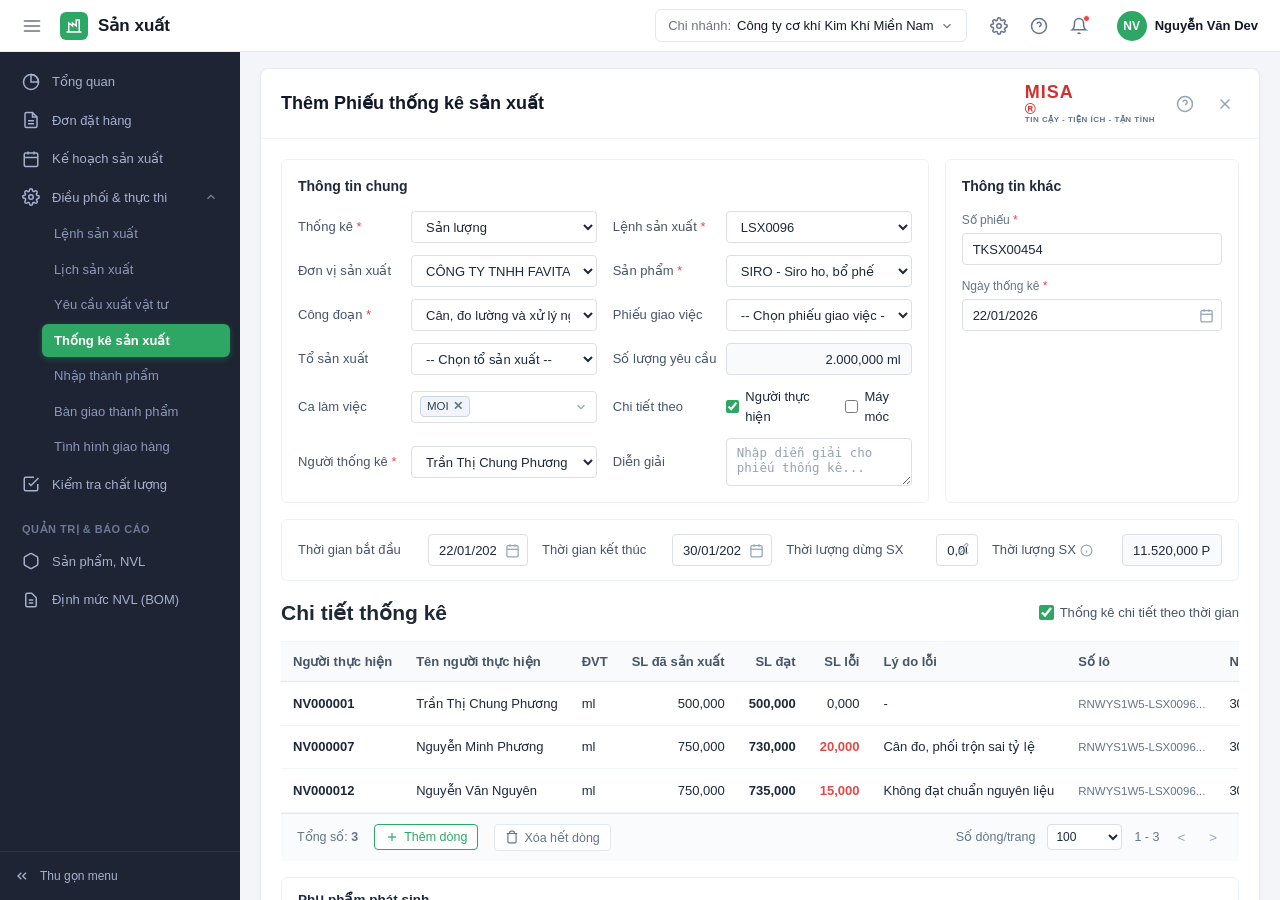
<file: Areas/Productions/Views/ProductionStatisticsCreate.html>
<!DOCTYPE html>
<html lang="vi">
<head>
  <meta charset="UTF-8">
  <meta name="viewport" content="width=device-width, initial-scale=1.0">
  <title>AMIS Sản xuất - Thêm Phiếu thống kê sản xuất</title>
  
  <link rel="stylesheet" href="../../../wwwroot/css/base.css">
  <link rel="stylesheet" href="../../../wwwroot/css/layout.css">
  <link rel="stylesheet" href="../../../wwwroot/css/productions/production-order.css">
  <link rel="stylesheet" href="../../../wwwroot/css/productions/production-statistics.css">
</head>
<body>
  <div class="app-wrapper">
    
    <!-- TOP HEADER -->
    <header class="app-header">
      <div class="header-left">
        <button type="button" class="btn-sidebar-toggle" id="sidebarToggleBtn" title="Đóng/Mở menu">
          <svg width="20" height="20" viewBox="0 0 24 24" fill="none" stroke="currentColor" stroke-width="2" stroke-linecap="round">
            <line x1="3" y1="12" x2="21" y2="12"></line>
            <line x1="3" y1="6" x2="21" y2="6"></line>
            <line x1="3" y1="18" x2="21" y2="18"></line>
          </svg>
        </button>

        <div class="app-brand">
          <div class="app-brand-icon">
            <svg width="18" height="18" viewBox="0 0 24 24" fill="none" stroke="currentColor" stroke-width="2">
              <path d="M2 20h20"></path>
              <path d="M5 20V8l5 4V8l5 4V4h4v16"></path>
            </svg>
          </div>
          <span class="app-brand-name">Sản xuất</span>
        </div>
      </div>

      <div class="header-right">
        <div class="branch-selector" title="Chọn chi nhánh làm việc">
          <span>Chi nhánh:</span>
          <strong>Công ty cơ khí Kim Khí Miền Nam</strong>
          <svg width="14" height="14" viewBox="0 0 24 24" fill="none" stroke="currentColor" stroke-width="2">
            <polyline points="6 9 12 15 18 9"></polyline>
          </svg>
        </div>

        <div class="header-actions">
          <button type="button" class="icon-btn" title="Cài đặt hệ thống">
            <svg width="18" height="18" viewBox="0 0 24 24" fill="none" stroke="currentColor" stroke-width="2" stroke-linecap="round" stroke-linejoin="round">
              <circle cx="12" cy="12" r="3"></circle>
              <path d="M19.4 15a1.65 1.65 0 0 0 .33 1.82l.06.06a2 2 0 0 1 0 2.83 2 2 0 0 1-2.83 0l-.06-.06a1.65 1.65 0 0 0-1.82-.33 1.65 1.65 0 0 0-1 1.51V21a2 2 0 0 1-2 2 2 2 0 0 1-2-2v-.09A1.65 1.65 0 0 0 9 19.4a1.65 1.65 0 0 0-1.82.33l-.06.06a2 2 0 0 1-2.83 0 2 2 0 0 1 0-2.83l.06-.06a1.65 1.65 0 0 0 .33-1.82 1.65 1.65 0 0 0-1-1.51H3a2 2 0 0 1-2-2 2 2 0 0 1 2-2h.09A1.65 1.65 0 0 0 4.6 9a1.65 1.65 0 0 0-.33-1.82l-.06-.06a2 2 0 0 1 0-2.83 2 2 0 0 1 2.83 0l.06.06a1.65 1.65 0 0 0 1.82.33H9a1.65 1.65 0 0 0 1-1.51V3a2 2 0 0 1 2-2 2 2 0 0 1 2 2v.09a1.65 1.65 0 0 0 1 1.51 1.65 1.65 0 0 0 1.82-.33l.06-.06a2 2 0 0 1 2.83 0 2 2 0 0 1 0 2.83l-.06.06a1.65 1.65 0 0 0-.33 1.82V9a1.65 1.65 0 0 0 1.51 1H21a2 2 0 0 1 2 2 2 2 0 0 1-2 2h-.09a1.65 1.65 0 0 0-1 1.51z"></path>
            </svg>
          </button>
          <button type="button" class="icon-btn" title="Trợ giúp & Hướng dẫn"><svg width="18" height="18" viewBox="0 0 24 24" fill="none" stroke="currentColor" stroke-width="2"><circle cx="12" cy="12" r="10"></circle><path d="M9.09 9a3 3 0 0 1 5.83 1c0 2-3 3-3 3"></path><line x1="12" y1="17" x2="12.01" y2="17"></line></svg></button>
          <button type="button" class="icon-btn" title="Thông báo"><svg width="18" height="18" viewBox="0 0 24 24" fill="none" stroke="currentColor" stroke-width="2"><path d="M18 8A6 6 0 0 0 6 8c0 7-3 9-3 9h18s-3-2-3-9"></path><path d="M13.73 21a2 2 0 0 1-3.46 0"></path></svg><span class="badge-dot"></span></button>
        </div>
        <a href="UserProfile.html" class="user-profile" title="Xem thông tin cá nhân" style="text-decoration:none;"><div class="user-avatar">NV</div><span class="user-name">Nguyễn Văn Dev</span></a>
      </div>
    </header>

    <!-- SIDEBAR -->
    <aside class="app-sidebar" id="appSidebar">
      <div class="sidebar-nav-container">
        <div class="nav-item"><a href="Index.html" class="nav-link"><span class="nav-icon"><svg width="18" height="18" viewBox="0 0 24 24" fill="none" stroke="currentColor" stroke-width="2"><circle cx="12" cy="12" r="10"></circle><path d="M12 2a10 10 0 0 1 10 10H12V2z"></path></svg></span><span class="nav-text">Tổng quan</span></a></div>
        <div class="nav-item"><a href="#" class="nav-link"><span class="nav-icon"><svg width="18" height="18" viewBox="0 0 24 24" fill="none" stroke="currentColor" stroke-width="2"><path d="M14 2H6a2 2 0 0 0-2 2v16a2 2 0 0 0 2 2h12a2 2 0 0 0 2-2V8z"></path><polyline points="14 2 14 8 20 8"></polyline><line x1="16" y1="13" x2="8" y2="13"></line><line x1="16" y1="17" x2="8" y2="17"></line></svg></span><span class="nav-text">Đơn đặt hàng</span></a></div>
        <div class="nav-item has-sub"><a href="#" class="nav-link"><span class="nav-icon"><svg width="18" height="18" viewBox="0 0 24 24" fill="none" stroke="currentColor" stroke-width="2"><rect x="3" y="4" width="18" height="18" rx="2" ry="2"></rect><line x1="16" y1="2" x2="16" y2="6"></line><line x1="8" y1="2" x2="8" y2="6"></line><line x1="3" y1="10" x2="21" y2="10"></line></svg></span><span class="nav-text">Kế hoạch sản xuất</span></a></div>
        
        <!-- Điều phối & thực thi (ACTIVE THỐNG KÊ SẢN XUẤT) -->
        <div class="nav-item has-sub open">
          <a href="#" class="nav-link">
            <span class="nav-icon"><svg width="18" height="18" viewBox="0 0 24 24" fill="none" stroke="currentColor" stroke-width="2" stroke-linecap="round" stroke-linejoin="round"><circle cx="12" cy="12" r="3"></circle><path d="M19.4 15a1.65 1.65 0 0 0 .33 1.82l.06.06a2 2 0 0 1 0 2.83 2 2 0 0 1-2.83 0l-.06-.06a1.65 1.65 0 0 0-1.82-.33 1.65 1.65 0 0 0-1 1.51V21a2 2 0 0 1-2 2 2 2 0 0 1-2-2v-.09A1.65 1.65 0 0 0 9 19.4a1.65 1.65 0 0 0-1.82.33l-.06.06a2 2 0 0 1-2.83 0 2 2 0 0 1 0-2.83l.06-.06a1.65 1.65 0 0 0 .33-1.82 1.65 1.65 0 0 0-1-1.51H3a2 2 0 0 1-2-2 2 2 0 0 1 2-2h.09A1.65 1.65 0 0 0 4.6 9a1.65 1.65 0 0 0-.33-1.82l-.06-.06a2 2 0 0 1 0-2.83 2 2 0 0 1 2.83 0l.06.06a1.65 1.65 0 0 0 1.82.33H9a1.65 1.65 0 0 0 1-1.51V3a2 2 0 0 1 2-2 2 2 0 0 1 2 2v.09a1.65 1.65 0 0 0 1 1.51 1.65 1.65 0 0 0 1.82-.33l.06-.06a2 2 0 0 1 2.83 0 2 2 0 0 1 0 2.83l-.06.06a1.65 1.65 0 0 0-.33 1.82V9a1.65 1.65 0 0 0 1.51 1H21a2 2 0 0 1 2 2 2 2 0 0 1-2 2h-.09a1.65 1.65 0 0 0-1 1.51z"></path></svg></span>
            <span class="nav-text">Điều phối & thực thi</span>
            <svg class="nav-arrow" width="14" height="14" viewBox="0 0 24 24" fill="none" stroke="currentColor" stroke-width="2"><polyline points="6 9 12 15 18 9"></polyline></svg>
          </a>
          <div class="sub-menu">
            <a href="ProductionOrder.html" class="sub-link">Lệnh sản xuất</a>
            <a href="#" class="sub-link">Lịch sản xuất</a>
            <a href="MaterialRequisitionList.html" class="sub-link">Yêu cầu xuất vật tư</a>
            <a href="ProductionStatisticsList.html" class="sub-link active">Thống kê sản xuất</a>
            <a href="FinishedGoodsReceiptList.html" class="sub-link">Nhập thành phẩm</a>
            <a href="HandoverList.html" class="sub-link">Bàn giao thành phẩm</a>
            <a href="#" class="sub-link">Tình hình giao hàng</a>
          </div>
        </div>

        <div class="nav-item"><a href="#" class="nav-link"><span class="nav-icon"><svg width="18" height="18" viewBox="0 0 24 24" fill="none" stroke="currentColor" stroke-width="2"><path d="M9 11l3 3L22 4"></path><path d="M21 12v7a2 2 0 0 1-2 2H5a2 2 0 0 1-2-2V5a2 2 0 0 1 2-2h11"></path></svg></span><span class="nav-text">Kiểm tra chất lượng</span></a></div>
        <div class="nav-section-title">QUẢN TRỊ & BÁO CÁO</div>
        <div class="nav-item"><a href="#" class="nav-link"><span class="nav-icon"><svg width="18" height="18" viewBox="0 0 24 24" fill="none" stroke="currentColor" stroke-width="2"><path d="M21 16V8a2 2 0 0 0-1-1.73l-7-4a2 2 0 0 0-2 0l-7 4A2 2 0 0 0 3 8v8a2 2 0 0 0 1 1.73l7 4a2 2 0 0 0 2 0l7-4A2 2 0 0 0 21 16z"></path></svg></span><span class="nav-text">Sản phẩm, NVL</span></a></div>
        <div class="nav-item"><a href="BomList.html" class="nav-link"><span class="nav-icon"><svg width="18" height="18" viewBox="0 0 24 24" fill="none" stroke="currentColor" stroke-width="2"><path d="M9 12h6m-6 4h6m2 5H7a2 2 0 01-2-2V5a2 2 0 012-2h5.586a1 1 0 01.707.293l5.414 5.414a1 1 0 01.293.707V19a2 2 0 01-2 2z"></path></svg></span><span class="nav-text">Định mức NVL (BOM)</span></a></div>
      </div>
      <div class="sidebar-footer">
        <button type="button" class="btn-collapse-sidebar" id="sidebarCollapseBtn"><svg width="16" height="16" viewBox="0 0 24 24" fill="none" stroke="currentColor" stroke-width="2"><polyline points="11 17 6 12 11 7"></polyline><polyline points="18 17 13 12 18 7"></polyline></svg><span class="collapse-text">Thu gọn menu</span></button>
      </div>
    </aside>

    <!-- NỘI DUNG CHÍNH (THÊM PHIẾU THỐNG KÊ SẢN XUẤT) -->
    <main class="app-main">
      <div class="main-container page-fade-in">

        <div class="stats-form-card">
          <div class="stats-form-header">
            <h1 class="stats-form-title">Thêm Phiếu thống kê sản xuất</h1>
            <div style="display: flex; align-items: center; gap: 16px;">
              <div class="misa-header-logo" title="MISA AMIS">
                MISA<sup>®</sup>
                <span class="misa-sub-text">TIN CẬY - TIỆN ÍCH - TẬN TÌNH</span>
              </div>
              <div class="order-header-actions">
                <button type="button" class="btn-header-tool" title="Trợ giúp">
                  <svg width="18" height="18" viewBox="0 0 24 24" fill="none" stroke="currentColor" stroke-width="2">
                    <circle cx="12" cy="12" r="10"></circle>
                    <path d="M9.09 9a3 3 0 0 1 5.83 1c0 2-3 3-3 3"></path>
                    <line x1="12" y1="17" x2="12.01" y2="17"></line>
                  </svg>
                </button>
                <button type="button" class="btn-header-tool" id="btnCloseStats" title="Đóng">
                  <svg width="18" height="18" viewBox="0 0 24 24" fill="none" stroke="currentColor" stroke-width="2">
                    <line x1="18" y1="6" x2="6" y2="18"></line>
                    <line x1="6" y1="6" x2="18" y2="18"></line>
                  </svg>
                </button>
              </div>
            </div>
          </div>

          <div class="stats-form-body">
            
            <!-- HÀNG 1: THÔNG TIN CHUNG & THÔNG TIN KHÁC -->
            <div class="stats-top-grid">
              
              <div class="form-section-card">
                <h2 class="section-legend">Thông tin chung</h2>

                <div class="stats-inner-2col">
                  <div class="stats-field-row">
                    <label class="stats-field-label">Thống kê <span class="required-mark">*</span></label>
                    <select class="form-select">
                      <option selected>Sản lượng</option>
                      <option>Thời gian làm việc</option>
                    </select>
                  </div>

                  <div class="stats-field-row">
                    <label class="stats-field-label">Lệnh sản xuất <span class="required-mark">*</span></label>
                    <select class="form-select">
                      <option selected>LSX0096</option>
                      <option>LSX0095</option>
                    </select>
                  </div>

                  <div class="stats-field-row">
                    <label class="stats-field-label">Đơn vị sản xuất</label>
                    <select class="form-select">
                      <option selected>CÔNG TY TNHH FAVITA VIỆT NAM</option>
                    </select>
                  </div>

                  <div class="stats-field-row">
                    <label class="stats-field-label">Sản phẩm <span class="required-mark">*</span></label>
                    <select class="form-select">
                      <option selected>SIRO - Siro ho, bổ phế</option>
                    </select>
                  </div>

                  <div class="stats-field-row">
                    <label class="stats-field-label">Công đoạn <span class="required-mark">*</span></label>
                    <select class="form-select">
                      <option selected>Cân, đo lường và xử lý nguyên liệu</option>
                      <option>Pha chế và phối trộn</option>
                    </select>
                  </div>

                  <div class="stats-field-row">
                    <label class="stats-field-label">Phiếu giao việc</label>
                    <select class="form-select">
                      <option selected>-- Chọn phiếu giao việc --</option>
                    </select>
                  </div>

                  <div class="stats-field-row">
                    <label class="stats-field-label">Tổ sản xuất</label>
                    <select class="form-select">
                      <option selected>-- Chọn tổ sản xuất --</option>
                    </select>
                  </div>

                  <div class="stats-field-row">
                    <label class="stats-field-label">Số lượng yêu cầu</label>
                    <input type="text" class="form-input text-right" value="2.000,000 ml" readonly style="background-color: #f8fafc;">
                  </div>

                  <div class="stats-field-row">
                    <label class="stats-field-label">Ca làm việc</label>
                    <div class="form-control-wrap" style="border: 1px solid #dcdfe6; border-radius: 4px; padding: 2px 8px; display: flex; align-items: center; justify-content: space-between; background:#fff; height:32px;">
                      <span class="tag-pill-sm">
                        MOI
                        <span class="tag-remove" title="Xóa">✕</span>
                      </span>
                      <svg width="14" height="14" viewBox="0 0 24 24" fill="none" stroke="currentColor" stroke-width="2" style="color:#94a3b8;">
                        <polyline points="6 9 12 15 18 9"></polyline>
                      </svg>
                    </div>
                  </div>

                  <div class="stats-field-row">
                    <span class="stats-field-label">Chi tiết theo</span>
                    <div class="stats-checkbox-group">
                      <label class="stats-checkbox-label">
                        <input type="checkbox" checked>
                        Người thực hiện
                      </label>
                      <label class="stats-checkbox-label">
                        <input type="checkbox">
                        Máy móc
                      </label>
                    </div>
                  </div>

                  <div class="stats-field-row">
                    <label class="stats-field-label">Người thống kê <span class="required-mark">*</span></label>
                    <select class="form-select">
                      <option selected>Trần Thị Chung Phương</option>
                    </select>
                  </div>

                  <div class="stats-field-row">
                    <label class="stats-field-label">Diễn giải</label>
                    <textarea class="form-textarea" placeholder="Nhập diễn giải cho phiếu thống kê..."></textarea>
                  </div>
                </div>
              </div>

              <!-- Cột Phải: Thông tin khác -->
              <div class="form-section-card">
                <h2 class="section-legend">Thông tin khác</h2>
                <div class="status-meta-grid">
                  <div class="status-meta-item">
                    <label class="status-meta-label">Số phiếu <span class="required-mark">*</span></label>
                    <input type="text" class="form-input" value="TKSX00454">
                  </div>

                  <div class="status-meta-item">
                    <label class="status-meta-label">Ngày thống kê <span class="required-mark">*</span></label>
                    <div class="form-control-wrap">
                      <input type="text" class="form-input has-calendar" value="22/01/2026">
                      <span class="calendar-icon-btn">
                        <svg width="15" height="15" viewBox="0 0 24 24" fill="none" stroke="currentColor" stroke-width="2">
                          <rect x="3" y="4" width="18" height="18" rx="2" ry="2"></rect>
                          <line x1="16" y1="2" x2="16" y2="6"></line>
                          <line x1="8" y1="2" x2="8" y2="6"></line>
                          <line x1="3" y1="10" x2="21" y2="10"></line>
                        </svg>
                      </span>
                    </div>
                  </div>
                </div>
              </div>

            </div>

            <!-- HÀNG 2: THỜI LƯỢNG SẢN XUẤT -->
            <div class="duration-card">
              <div class="duration-fields-row">
                <div class="form-group">
                  <label class="form-label" style="min-width: 120px;">Thời gian bắt đầu</label>
                  <div class="form-control-wrap">
                    <input type="text" class="form-input has-calendar" value="22/01/2026 23:59">
                    <span class="calendar-icon-btn">
                      <svg width="15" height="15" viewBox="0 0 24 24" fill="none" stroke="currentColor" stroke-width="2">
                        <rect x="3" y="4" width="18" height="18" rx="2" ry="2"></rect>
                        <line x1="16" y1="2" x2="16" y2="6"></line>
                        <line x1="8" y1="2" x2="8" y2="6"></line>
                        <line x1="3" y1="10" x2="21" y2="10"></line>
                      </svg>
                    </span>
                  </div>
                </div>

                <div class="form-group">
                  <label class="form-label" style="min-width: 120px;">Thời gian kết thúc</label>
                  <div class="form-control-wrap">
                    <input type="text" class="form-input has-calendar" value="30/01/2026 23:59">
                    <span class="calendar-icon-btn">
                      <svg width="15" height="15" viewBox="0 0 24 24" fill="none" stroke="currentColor" stroke-width="2">
                        <rect x="3" y="4" width="18" height="18" rx="2" ry="2"></rect>
                        <line x1="16" y1="2" x2="16" y2="6"></line>
                        <line x1="8" y1="2" x2="8" y2="6"></line>
                        <line x1="3" y1="10" x2="21" y2="10"></line>
                      </svg>
                    </span>
                  </div>
                </div>

                <div class="form-group">
                  <label class="form-label" style="min-width: 140px;">Thời lượng dừng SX</label>
                  <div class="form-control-wrap input-with-edit">
                    <input type="text" class="form-input text-right" value="0,000 Phút">
                    <span class="edit-pencil-icon" title="Chỉnh sửa thời lượng dừng">
                      <svg width="13" height="13" viewBox="0 0 24 24" fill="none" stroke="currentColor" stroke-width="2">
                        <path d="M12 20h9"></path>
                        <path d="M16.5 3.5a2.121 2.121 0 0 1 3 3L7 19l-4 1 1-4L16.5 3.5z"></path>
                      </svg>
                    </span>
                  </div>
                </div>

                <div class="form-group">
                  <label class="form-label" style="min-width: 120px;">
                    Thời lượng SX
                    <span class="info-tooltip-icon">
                      <svg width="13" height="13" viewBox="0 0 24 24" fill="none" stroke="currentColor" stroke-width="2">
                        <circle cx="12" cy="12" r="10"></circle>
                        <line x1="12" y1="16" x2="12" y2="12"></line>
                        <line x1="12" y1="8" x2="12.01" y2="8"></line>
                      </svg>
                    </span>
                  </label>
                  <div class="form-control-wrap">
                    <input type="text" class="form-input text-right" value="11.520,000 Phút" readonly style="background-color: #f8fafc;">
                  </div>
                </div>
              </div>
            </div>

            <!-- HÀNG 3: BẢNG CHI TIẾT THỐNG KÊ -->
            <div class="bom-section-box">
              <div style="display: flex; align-items: center; justify-content: space-between; margin-bottom: 12px;">
                <h2 class="bom-section-title" style="margin-bottom: 0;">Chi tiết thống kê</h2>
                
                <label class="stats-checkbox-label" style="font-size: 13px; color: #475569;">
                  <input type="checkbox" checked>
                  Thống kê chi tiết theo thời gian
                </label>
              </div>

              <div class="table-responsive">
                <table class="bom-table">
                  <thead>
                    <tr>
                      <th>Người thực hiện</th>
                      <th>Tên người thực hiện</th>
                      <th>ĐVT</th>
                      <th class="text-right">SL đã sản xuất</th>
                      <th class="text-right">SL đạt</th>
                      <th class="text-right">SL lỗi</th>
                      <th>Lý do lỗi</th>
                      <th>Số lô</th>
                      <th>Ngày sản xuất</th>
                      <th class="text-center" style="width: 60px;">Thao tác</th>
                    </tr>
                  </thead>
                  <tbody id="statsDetailBody">
                    <tr>
                      <td><strong>NV000001</strong></td>
                      <td>Trần Thị Chung Phương</td>
                      <td>ml</td>
                      <td class="text-right">500,000</td>
                      <td class="text-right"><strong>500,000</strong></td>
                      <td class="text-right">0,000</td>
                      <td>-</td>
                      <td><span style="font-size: 11.5px; color: #64748b;">RNWYS1W5-LSX0096...</span></td>
                      <td>30/01/2026</td>
                      <td class="text-center">
                        <button type="button" class="row-act-btn btn-delete-row" title="Xóa">
                          <svg width="15" height="15" viewBox="0 0 24 24" fill="none" stroke="currentColor" stroke-width="2">
                            <polyline points="3 6 5 6 21 6"></polyline>
                            <path d="M19 6v14a2 2 0 0 1-2 2H7a2 2 0 0 1-2-2V6m3 0V4a2 2 0 0 1 2-2h4a2 2 0 0 1 2 2v2"></path>
                          </svg>
                        </button>
                      </td>
                    </tr>

                    <tr>
                      <td><strong>NV000007</strong></td>
                      <td>Nguyễn Minh Phương</td>
                      <td>ml</td>
                      <td class="text-right">750,000</td>
                      <td class="text-right"><strong>730,000</strong></td>
                      <td class="text-right" style="color: #e54848; font-weight: 600;">20,000</td>
                      <td>Cân đo, phối trộn sai tỷ lệ</td>
                      <td><span style="font-size: 11.5px; color: #64748b;">RNWYS1W5-LSX0096...</span></td>
                      <td>30/01/2026</td>
                      <td class="text-center">
                        <button type="button" class="row-act-btn btn-delete-row" title="Xóa">
                          <svg width="15" height="15" viewBox="0 0 24 24" fill="none" stroke="currentColor" stroke-width="2">
                            <polyline points="3 6 5 6 21 6"></polyline>
                            <path d="M19 6v14a2 2 0 0 1-2 2H7a2 2 0 0 1-2-2V6m3 0V4a2 2 0 0 1 2-2h4a2 2 0 0 1 2 2v2"></path>
                          </svg>
                        </button>
                      </td>
                    </tr>

                    <tr>
                      <td><strong>NV000012</strong></td>
                      <td>Nguyễn Văn Nguyên</td>
                      <td>ml</td>
                      <td class="text-right">750,000</td>
                      <td class="text-right"><strong>735,000</strong></td>
                      <td class="text-right" style="color: #e54848; font-weight: 600;">15,000</td>
                      <td>Không đạt chuẩn nguyên liệu</td>
                      <td><span style="font-size: 11.5px; color: #64748b;">RNWYS1W5-LSX0096...</span></td>
                      <td>30/01/2026</td>
                      <td class="text-center">
                        <button type="button" class="row-act-btn btn-delete-row" title="Xóa">
                          <svg width="15" height="15" viewBox="0 0 24 24" fill="none" stroke="currentColor" stroke-width="2">
                            <polyline points="3 6 5 6 21 6"></polyline>
                            <path d="M19 6v14a2 2 0 0 1-2 2H7a2 2 0 0 1-2-2V6m3 0V4a2 2 0 0 1 2-2h4a2 2 0 0 1 2 2v2"></path>
                          </svg>
                        </button>
                      </td>
                    </tr>
                  </tbody>
                </table>
              </div>

              <div class="table-footer-bar">
                <div class="table-footer-left">
                  <span>Tổng số: <strong id="totalStatsCount">3</strong></span>
                  <button type="button" class="btn-table-action btn-add-row" id="btnAddStatsRow">
                    <svg width="14" height="14" viewBox="0 0 24 24" fill="none" stroke="currentColor" stroke-width="2">
                      <line x1="12" y1="5" x2="12" y2="19"></line>
                      <line x1="5" y1="12" x2="19" y2="12"></line>
                    </svg>
                    Thêm dòng
                  </button>
                  <button type="button" class="btn-table-action btn-clear-rows" id="btnClearStatsRows">
                    <svg width="14" height="14" viewBox="0 0 24 24" fill="none" stroke="currentColor" stroke-width="2">
                      <polyline points="3 6 5 6 21 6"></polyline>
                      <path d="M19 6v14a2 2 0 0 1-2 2H7a2 2 0 0 1-2-2V6m3 0V4a2 2 0 0 1 2-2h4a2 2 0 0 1 2 2v2"></path>
                    </svg>
                    Xóa hết dòng
                  </button>
                </div>

                <div class="table-footer-right">
                  <span>Số dòng/trang</span>
                  <select class="form-select" style="width: 75px; height: 26px; padding: 0 4px; font-size: 12px;">
                    <option selected>100</option>
                    <option>50</option>
                  </select>
                  <span>1 - 3</span>
                  <button type="button" class="pagination-btn">&lt;</button>
                  <button type="button" class="pagination-btn">&gt;</button>
                </div>
              </div>
            </div>

            <!-- HÀNG 4: BẢNG PHỤ PHẨM (ĐÃ LOẠI BỎ KHỐI XANH GÓC TRÁI VÀ CON DẤU MỘC GÓC PHẢI) -->
            <div class="sub-table-section">
              <h2 class="sub-table-title">Phụ phẩm phát sinh</h2>
              <div class="table-responsive">
                <table class="bom-table">
                  <thead>
                    <tr>
                      <th>Tên phụ phẩm</th>
                      <th>ĐVT</th>
                      <th class="text-right">Số lượng</th>
                      <th>Mã quy cách</th>
                      <th>Số lô</th>
                      <th>Ngày sản xuất</th>
                      <th>Hạn sử dụng</th>
                      <th class="text-center" style="width: 60px;">Thao tác</th>
                    </tr>
                  </thead>
                  <tbody id="statsSubBody">
                    <tr>
                      <td><input type="text" class="form-input" placeholder="Tên phụ phẩm..." style="height:26px; font-size:12px;"></td>
                      <td>cái</td>
                      <td class="text-right">0,000</td>
                      <td>-</td>
                      <td>-</td>
                      <td>30/01/2026</td>
                      <td>-</td>
                      <td class="text-center">
                        <button type="button" class="row-act-btn btn-delete-row" title="Xóa">
                          <svg width="15" height="15" viewBox="0 0 24 24" fill="none" stroke="currentColor" stroke-width="2">
                            <polyline points="3 6 5 6 21 6"></polyline>
                            <path d="M19 6v14a2 2 0 0 1-2 2H7a2 2 0 0 1-2-2V6m3 0V4a2 2 0 0 1 2-2h4a2 2 0 0 1 2 2v2"></path>
                          </svg>
                        </button>
                      </td>
                    </tr>
                  </tbody>
                </table>
              </div>
            </div>

          </div>

        </div>

        <div class="bom-action-footer">
          <button type="button" class="btn-cancel" id="btnCancelStats">Hủy</button>
          <button type="button" class="btn-save-submit" id="btnSaveStats">Lưu phiếu thống kê</button>
        </div>

      </div>
    </main>

  </div>

  <script src="../../../wwwroot/js/app.js"></script>
  <script src="../../../wwwroot/js/productions/production-statistics.js"></script>
</body>
</html>
</file>
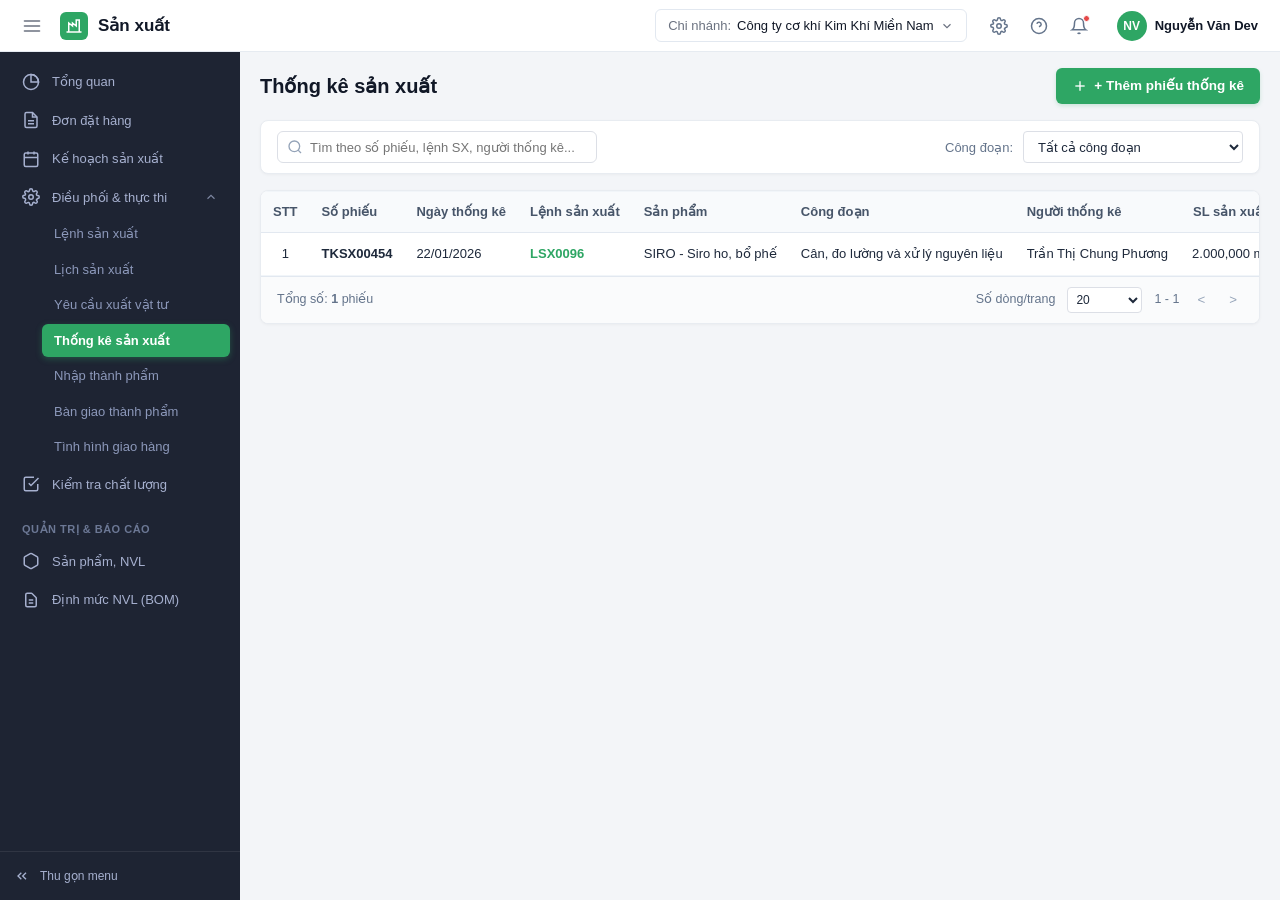
<file: Areas/Productions/Views/ProductionStatisticsList.html>
<!DOCTYPE html>
<html lang="vi">
<head>
  <meta charset="UTF-8">
  <meta name="viewport" content="width=device-width, initial-scale=1.0">
  <title>AMIS Sản xuất - Thống kê sản xuất</title>
  
  <link rel="stylesheet" href="../../../wwwroot/css/base.css">
  <link rel="stylesheet" href="../../../wwwroot/css/layout.css">
  <link rel="stylesheet" href="../../../wwwroot/css/productions/production-order.css">
  <link rel="stylesheet" href="../../../wwwroot/css/productions/production-statistics.css">
</head>
<body>
  <div class="app-wrapper">
    
    <!-- TOP HEADER -->
    <header class="app-header">
      <div class="header-left">
        <button type="button" class="btn-sidebar-toggle" id="sidebarToggleBtn" title="Đóng/Mở menu">
          <svg width="20" height="20" viewBox="0 0 24 24" fill="none" stroke="currentColor" stroke-width="2" stroke-linecap="round">
            <line x1="3" y1="12" x2="21" y2="12"></line>
            <line x1="3" y1="6" x2="21" y2="6"></line>
            <line x1="3" y1="18" x2="21" y2="18"></line>
          </svg>
        </button>

        <div class="app-brand">
          <div class="app-brand-icon">
            <svg width="18" height="18" viewBox="0 0 24 24" fill="none" stroke="currentColor" stroke-width="2">
              <path d="M2 20h20"></path>
              <path d="M5 20V8l5 4V8l5 4V4h4v16"></path>
            </svg>
          </div>
          <span class="app-brand-name">Sản xuất</span>
        </div>
      </div>

      <div class="header-right">
        <div class="branch-selector" title="Chọn chi nhánh làm việc">
          <span>Chi nhánh:</span>
          <strong>Công ty cơ khí Kim Khí Miền Nam</strong>
          <svg width="14" height="14" viewBox="0 0 24 24" fill="none" stroke="currentColor" stroke-width="2">
            <polyline points="6 9 12 15 18 9"></polyline>
          </svg>
        </div>

        <div class="header-actions">
          <button type="button" class="icon-btn" title="Cài đặt hệ thống">
            <svg width="18" height="18" viewBox="0 0 24 24" fill="none" stroke="currentColor" stroke-width="2" stroke-linecap="round" stroke-linejoin="round">
              <circle cx="12" cy="12" r="3"></circle>
              <path d="M19.4 15a1.65 1.65 0 0 0 .33 1.82l.06.06a2 2 0 0 1 0 2.83 2 2 0 0 1-2.83 0l-.06-.06a1.65 1.65 0 0 0-1.82-.33 1.65 1.65 0 0 0-1 1.51V21a2 2 0 0 1-2 2 2 2 0 0 1-2-2v-.09A1.65 1.65 0 0 0 9 19.4a1.65 1.65 0 0 0-1.82.33l-.06.06a2 2 0 0 1-2.83 0 2 2 0 0 1 0-2.83l-.06-.06a1.65 1.65 0 0 0 .33-1.82 1.65 1.65 0 0 0-1-1.51H3a2 2 0 0 1-2-2 2 2 0 0 1 2-2h.09A1.65 1.65 0 0 0 4.6 9a1.65 1.65 0 0 0-.33-1.82l-.06-.06a2 2 0 0 1 0-2.83 2 2 0 0 1 2.83 0l.06.06a1.65 1.65 0 0 0 1.82.33H9a1.65 1.65 0 0 0 1-1.51V3a2 2 0 0 1 2-2 2 2 0 0 1 2 2v.09a1.65 1.65 0 0 0 1 1.51 1.65 1.65 0 0 0 1.82-.33l.06-.06a2 2 0 0 1 2.83 0 2 2 0 0 1 0 2.83l-.06.06a1.65 1.65 0 0 0-.33 1.82V9a1.65 1.65 0 0 0 1.51 1H21a2 2 0 0 1 2 2 2 2 0 0 1-2 2h-.09a1.65 1.65 0 0 0-1 1.51z"></path>
            </svg>
          </button>
          <button type="button" class="icon-btn" title="Trợ giúp & Hướng dẫn"><svg width="18" height="18" viewBox="0 0 24 24" fill="none" stroke="currentColor" stroke-width="2"><circle cx="12" cy="12" r="10"></circle><path d="M9.09 9a3 3 0 0 1 5.83 1c0 2-3 3-3 3"></path><line x1="12" y1="17" x2="12.01" y2="17"></line></svg></button>
          <button type="button" class="icon-btn" title="Thông báo"><svg width="18" height="18" viewBox="0 0 24 24" fill="none" stroke="currentColor" stroke-width="2"><path d="M18 8A6 6 0 0 0 6 8c0 7-3 9-3 9h18s-3-2-3-9"></path><path d="M13.73 21a2 2 0 0 1-3.46 0"></path></svg><span class="badge-dot"></span></button>
        </div>
        <a href="UserProfile.html" class="user-profile" title="Xem thông tin cá nhân" style="text-decoration:none;"><div class="user-avatar">NV</div><span class="user-name">Nguyễn Văn Dev</span></a>
      </div>
    </header>

    <!-- SIDEBAR -->
    <aside class="app-sidebar" id="appSidebar">
      <div class="sidebar-nav-container">
        <div class="nav-item"><a href="Index.html" class="nav-link"><span class="nav-icon"><svg width="18" height="18" viewBox="0 0 24 24" fill="none" stroke="currentColor" stroke-width="2"><circle cx="12" cy="12" r="10"></circle><path d="M12 2a10 10 0 0 1 10 10H12V2z"></path></svg></span><span class="nav-text">Tổng quan</span></a></div>
        <div class="nav-item"><a href="#" class="nav-link"><span class="nav-icon"><svg width="18" height="18" viewBox="0 0 24 24" fill="none" stroke="currentColor" stroke-width="2"><path d="M14 2H6a2 2 0 0 0-2 2v16a2 2 0 0 0 2 2h12a2 2 0 0 0 2-2V8z"></path><polyline points="14 2 14 8 20 8"></polyline><line x1="16" y1="13" x2="8" y2="13"></line><line x1="16" y1="17" x2="8" y2="17"></line></svg></span><span class="nav-text">Đơn đặt hàng</span></a></div>
        <div class="nav-item has-sub"><a href="#" class="nav-link"><span class="nav-icon"><svg width="18" height="18" viewBox="0 0 24 24" fill="none" stroke="currentColor" stroke-width="2"><rect x="3" y="4" width="18" height="18" rx="2" ry="2"></rect><line x1="16" y1="2" x2="16" y2="6"></line><line x1="8" y1="2" x2="8" y2="6"></line><line x1="3" y1="10" x2="21" y2="10"></line></svg></span><span class="nav-text">Kế hoạch sản xuất</span></a></div>
        
        <!-- Điều phối & thực thi (ACTIVE THỐNG KÊ SẢN XUẤT) -->
        <div class="nav-item has-sub open">
          <a href="#" class="nav-link">
            <span class="nav-icon"><svg width="18" height="18" viewBox="0 0 24 24" fill="none" stroke="currentColor" stroke-width="2" stroke-linecap="round" stroke-linejoin="round"><circle cx="12" cy="12" r="3"></circle><path d="M19.4 15a1.65 1.65 0 0 0 .33 1.82l.06.06a2 2 0 0 1 0 2.83 2 2 0 0 1-2.83 0l-.06-.06a1.65 1.65 0 0 0-1.82-.33 1.65 1.65 0 0 0-1 1.51V21a2 2 0 0 1-2 2 2 2 0 0 1-2-2v-.09A1.65 1.65 0 0 0 9 19.4a1.65 1.65 0 0 0-1.82.33l-.06.06a2 2 0 0 1-2.83 0 2 2 0 0 1 0-2.83l.06-.06a1.65 1.65 0 0 0 .33-1.82 1.65 1.65 0 0 0-1-1.51H3a2 2 0 0 1-2-2 2 2 0 0 1 2-2h.09A1.65 1.65 0 0 0 4.6 9a1.65 1.65 0 0 0-.33-1.82l-.06-.06a2 2 0 0 1 0-2.83 2 2 0 0 1 2.83 0l.06.06a1.65 1.65 0 0 0 1.82.33H9a1.65 1.65 0 0 0 1-1.51V3a2 2 0 0 1 2-2 2 2 0 0 1 2 2v.09a1.65 1.65 0 0 0 1 1.51 1.65 1.65 0 0 0 1.82-.33l.06-.06a2 2 0 0 1 2.83 0 2 2 0 0 1 0 2.83l-.06.06a1.65 1.65 0 0 0-.33 1.82V9a1.65 1.65 0 0 0 1.51 1H21a2 2 0 0 1 2 2 2 2 0 0 1-2 2h-.09a1.65 1.65 0 0 0-1 1.51z"></path></svg></span>
            <span class="nav-text">Điều phối & thực thi</span>
            <svg class="nav-arrow" width="14" height="14" viewBox="0 0 24 24" fill="none" stroke="currentColor" stroke-width="2"><polyline points="6 9 12 15 18 9"></polyline></svg>
          </a>
          <div class="sub-menu">
            <a href="ProductionOrder.html" class="sub-link">Lệnh sản xuất</a>
            <a href="#" class="sub-link">Lịch sản xuất</a>
            <a href="MaterialRequisitionList.html" class="sub-link">Yêu cầu xuất vật tư</a>
            <a href="ProductionStatisticsList.html" class="sub-link active">Thống kê sản xuất</a>
            <a href="FinishedGoodsReceiptList.html" class="sub-link">Nhập thành phẩm</a>
            <a href="HandoverList.html" class="sub-link">Bàn giao thành phẩm</a>
            <a href="#" class="sub-link">Tình hình giao hàng</a>
          </div>
        </div>

        <div class="nav-item"><a href="#" class="nav-link"><span class="nav-icon"><svg width="18" height="18" viewBox="0 0 24 24" fill="none" stroke="currentColor" stroke-width="2"><path d="M9 11l3 3L22 4"></path><path d="M21 12v7a2 2 0 0 1-2 2H5a2 2 0 0 1-2-2V5a2 2 0 0 1 2-2h11"></path></svg></span><span class="nav-text">Kiểm tra chất lượng</span></a></div>
        <div class="nav-section-title">QUẢN TRỊ & BÁO CÁO</div>
        <div class="nav-item"><a href="#" class="nav-link"><span class="nav-icon"><svg width="18" height="18" viewBox="0 0 24 24" fill="none" stroke="currentColor" stroke-width="2"><path d="M21 16V8a2 2 0 0 0-1-1.73l-7-4a2 2 0 0 0-2 0l-7 4A2 2 0 0 0 3 8v8a2 2 0 0 0 1 1.73l7 4a2 2 0 0 0 2 0l7-4A2 2 0 0 0 21 16z"></path></svg></span><span class="nav-text">Sản phẩm, NVL</span></a></div>
        <div class="nav-item"><a href="BomList.html" class="nav-link"><span class="nav-icon"><svg width="18" height="18" viewBox="0 0 24 24" fill="none" stroke="currentColor" stroke-width="2"><path d="M9 12h6m-6 4h6m2 5H7a2 2 0 01-2-2V5a2 2 0 012-2h5.586a1 1 0 01.707.293l5.414 5.414a1 1 0 01.293.707V19a2 2 0 01-2 2z"></path></svg></span><span class="nav-text">Định mức NVL (BOM)</span></a></div>
      </div>
      <div class="sidebar-footer">
        <button type="button" class="btn-collapse-sidebar" id="sidebarCollapseBtn"><svg width="16" height="16" viewBox="0 0 24 24" fill="none" stroke="currentColor" stroke-width="2"><polyline points="11 17 6 12 11 7"></polyline><polyline points="18 17 13 12 18 7"></polyline></svg><span class="collapse-text">Thu gọn menu</span></button>
      </div>
    </aside>

    <!-- NỘI DUNG CHÍNH (DANH SÁCH PHIẾU THỐNG KÊ SẢN XUẤT) -->
    <main class="app-main">
      <div class="main-container page-fade-in">
        
        <div class="stats-list-header">
          <h1 class="stats-page-title">Thống kê sản xuất</h1>
          <div>
            <a href="ProductionStatisticsCreate.html" class="btn-add-stats">
              <svg width="16" height="16" viewBox="0 0 24 24" fill="none" stroke="currentColor" stroke-width="2">
                <line x1="12" y1="5" x2="12" y2="19"></line>
                <line x1="5" y1="12" x2="19" y2="12"></line>
              </svg>
              + Thêm phiếu thống kê
            </a>
          </div>
        </div>

        <div class="bom-filter-bar">
          <div class="search-input-wrap">
            <svg class="search-icon" width="16" height="16" viewBox="0 0 24 24" fill="none" stroke="currentColor" stroke-width="2">
              <circle cx="11" cy="11" r="8"></circle>
              <line x1="21" y1="21" x2="16.65" y2="16.65"></line>
            </svg>
            <input type="text" id="statsSearchInput" class="search-input" placeholder="Tìm theo số phiếu, lệnh SX, người thống kê...">
          </div>

          <div style="display: flex; gap: 10px; align-items: center;">
            <span style="font-size: 13px; color: #64748b;">Công đoạn:</span>
            <select class="form-select" style="width: 220px; height: 32px;">
              <option selected>Tất cả công đoạn</option>
              <option>Cân, đo lường và xử lý nguyên liệu</option>
              <option>Pha chế và phối trộn</option>
            </select>
          </div>
        </div>

        <div class="stats-form-card">
          <div class="table-responsive">
            <table class="bom-table">
              <thead>
                <tr>
                  <th class="text-center" style="width: 50px;">STT</th>
                  <th>Số phiếu</th>
                  <th>Ngày thống kê</th>
                  <th>Lệnh sản xuất</th>
                  <th>Sản phẩm</th>
                  <th>Công đoạn</th>
                  <th>Người thống kê</th>
                  <th class="text-right">SL sản xuất</th>
                  <th class="text-right">SL đạt</th>
                  <th class="text-right">SL lỗi</th>
                  <th class="text-center" style="width: 80px;">Thao tác</th>
                </tr>
              </thead>
              <tbody id="statsListBody">
                <tr>
                  <td class="text-center">1</td>
                  <td><strong>TKSX00454</strong></td>
                  <td>22/01/2026</td>
                  <td><a href="ProductionOrder.html" style="color:#2ea664; font-weight:600;">LSX0096</a></td>
                  <td>SIRO - Siro ho, bổ phế</td>
                  <td>Cân, đo lường và xử lý nguyên liệu</td>
                  <td>Trần Thị Chung Phương</td>
                  <td class="text-right">2.000,000 ml</td>
                  <td class="text-right" style="color:#2ea664; font-weight:600;">1.965,000 ml</td>
                  <td class="text-right" style="color:#e54848; font-weight:600;">35,000 ml</td>
                  <td class="text-center">
                    <div class="row-actions-cell">
                      <a href="ProductionStatisticsCreate.html" class="btn-action-view" title="Xem chi tiết phiếu">
                        <svg width="16" height="16" viewBox="0 0 24 24" fill="none" stroke="currentColor" stroke-width="2" stroke-linecap="round" stroke-linejoin="round">
                          <path d="M1 12s4-8 11-8 11 8 11 8-4 8-11 8-11-8-11-8z"></path>
                          <circle cx="12" cy="12" r="3"></circle>
                        </svg>
                      </a>
                      <button type="button" class="btn-action-delete" title="Xóa phiếu thống kê">
                        <svg width="16" height="16" viewBox="0 0 24 24" fill="none" stroke="currentColor" stroke-width="2" stroke-linecap="round" stroke-linejoin="round">
                          <polyline points="3 6 5 6 21 6"></polyline>
                          <path d="M19 6v14a2 2 0 0 1-2 2H7a2 2 0 0 1-2-2V6m3 0V4a2 2 0 0 1 2-2h4a2 2 0 0 1 2 2v2"></path>
                        </svg>
                      </button>
                    </div>
                  </td>
                </tr>
              </tbody>
            </table>
          </div>

          <div class="table-footer-bar">
            <span>Tổng số: <strong>1</strong> phiếu</span>
            <div class="table-footer-right">
              <span>Số dòng/trang</span>
              <select class="form-select" style="width: 75px; height: 26px; padding: 0 4px; font-size: 12px;">
                <option selected>20</option>
                <option>50</option>
              </select>
              <span>1 - 1</span>
              <button type="button" class="pagination-btn">&lt;</button>
              <button type="button" class="pagination-btn">&gt;</button>
            </div>
          </div>
        </div>

      </div>
    </main>

  </div>

  <script src="../../../wwwroot/js/app.js"></script>
  <script src="../../../wwwroot/js/productions/production-statistics.js"></script>
</body>
</html>
</file>
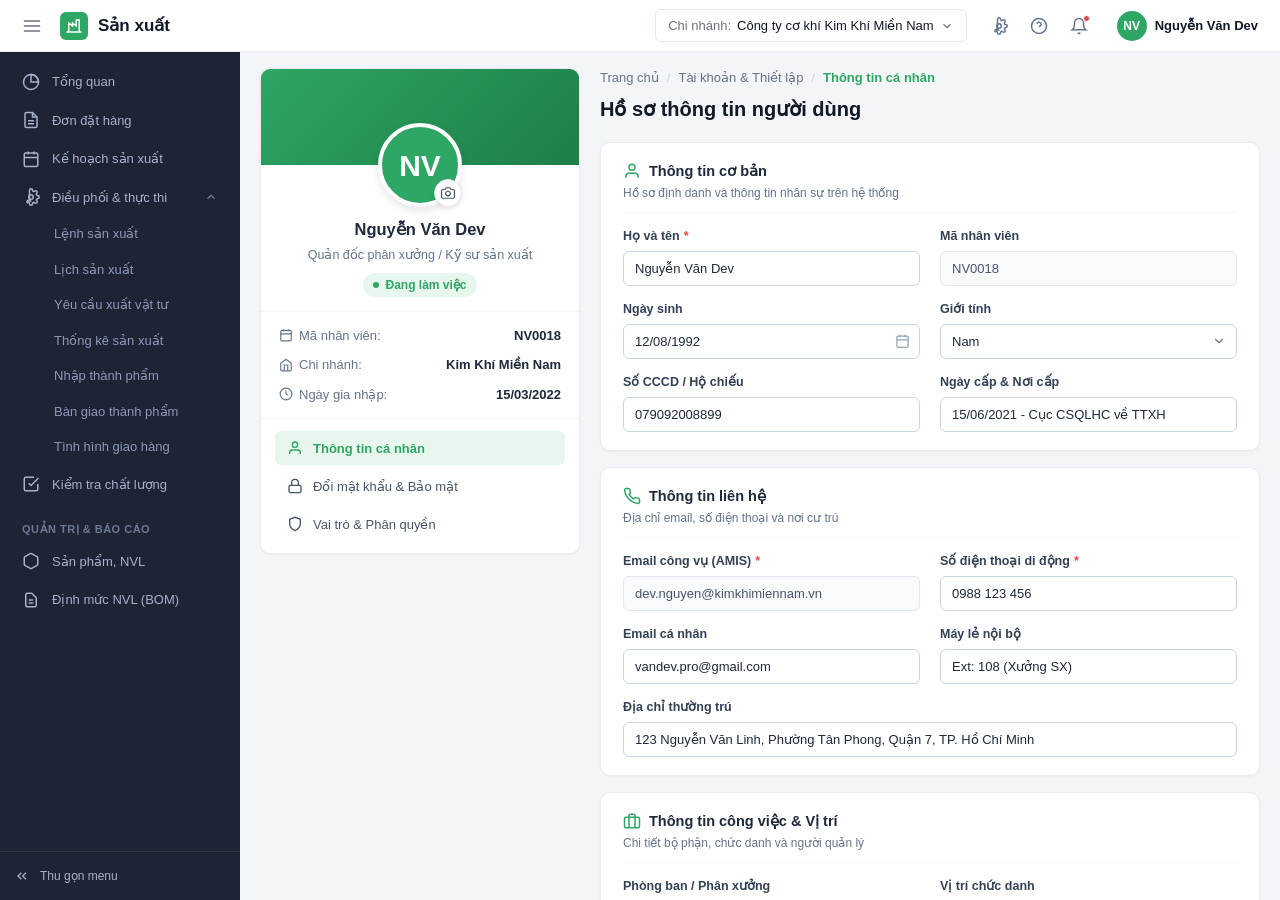
<file: Areas/Productions/Views/UserProfile.html>
<!DOCTYPE html>
<html lang="vi">
<head>
  <meta charset="UTF-8">
  <meta name="viewport" content="width=device-width, initial-scale=1.0">
  <title>AMIS Sản xuất - Thông tin cá nhân</title>
  
  <link rel="stylesheet" href="../../../wwwroot/css/base.css">
  <link rel="stylesheet" href="../../../wwwroot/css/layout.css">
  <link rel="stylesheet" href="../../../wwwroot/css/productions/user-profile.css">
</head>
<body>
  <div class="app-wrapper">
    
    <!-- TOP HEADER -->
    <header class="app-header">
      <div class="header-left">
        <button type="button" class="btn-sidebar-toggle" id="sidebarToggleBtn" title="Đóng/Mở menu">
          <svg width="20" height="20" viewBox="0 0 24 24" fill="none" stroke="currentColor" stroke-width="2" stroke-linecap="round">
            <line x1="3" y1="12" x2="21" y2="12"></line>
            <line x1="3" y1="6" x2="21" y2="6"></line>
            <line x1="3" y1="18" x2="21" y2="18"></line>
          </svg>
        </button>

        <div class="app-brand">
          <div class="app-brand-icon">
            <svg width="18" height="18" viewBox="0 0 24 24" fill="none" stroke="currentColor" stroke-width="2">
              <path d="M2 20h20"></path>
              <path d="M5 20V8l5 4V8l5 4V4h4v16"></path>
            </svg>
          </div>
          <span class="app-brand-name">Sản xuất</span>
        </div>
      </div>

      <div class="header-right">
        <div class="branch-selector" title="Chọn chi nhánh làm việc">
          <span>Chi nhánh:</span>
          <strong>Công ty cơ khí Kim Khí Miền Nam</strong>
          <svg width="14" height="14" viewBox="0 0 24 24" fill="none" stroke="currentColor" stroke-width="2">
            <polyline points="6 9 12 15 18 9"></polyline>
          </svg>
        </div>

        <div class="header-actions">
          <button type="button" class="icon-btn" title="Cài đặt hệ thống">
            <svg width="18" height="18" viewBox="0 0 24 24" fill="none" stroke="currentColor" stroke-width="2" stroke-linecap="round" stroke-linejoin="round">
              <circle cx="12" cy="12" r="3"></circle>
              <path d="M19.4 15a1.65 1.65 0 0 0 .33 1.82l.06.06a2 2 0 0 1 0 2.83 2 2 0 0 1-2.83 0l-.06-.06a1.65 1.65 0 0 0-1.82-.33 1.65 1.65 0 0 0-1 1.51V21a2 2 0 0 1-2 2 2 2 0 0 1-2-2v-.09A1.65 1.65 0 0 0 9 19.4a1.65 1.65 0 0 0-1.82.33l-.06.06a2 2 0 0 1 0-2.83 2 2 0 0 1 2.83 0l.06.06a1.65 1.65 0 0 0 1.82.33H9a1.65 1.65 0 0 0 1-1.51V3a2 2 0 0 1 2-2 2 2 0 0 1 2 2v.09a1.65 1.65 0 0 0 1 1.51 1.65 1.65 0 0 0 1.82-.33l.06-.06a2 2 0 0 1 2.83 0 2 2 0 0 1 0 2.83l-.06.06a1.65 1.65 0 0 0-.33 1.82V9a1.65 1.65 0 0 0 1.51 1H21a2 2 0 0 1 2 2 2 2 0 0 1-2 2h-.09a1.65 1.65 0 0 0-1 1.51z"></path>
            </svg>
          </button>
          <button type="button" class="icon-btn" title="Trợ giúp & Hướng dẫn"><svg width="18" height="18" viewBox="0 0 24 24" fill="none" stroke="currentColor" stroke-width="2"><circle cx="12" cy="12" r="10"></circle><path d="M9.09 9a3 3 0 0 1 5.83 1c0 2-3 3-3 3"></path><line x1="12" y1="17" x2="12.01" y2="17"></line></svg></button>
          <button type="button" class="icon-btn" title="Thông báo"><svg width="18" height="18" viewBox="0 0 24 24" fill="none" stroke="currentColor" stroke-width="2"><path d="M18 8A6 6 0 0 0 6 8c0 7-3 9-3 9h18s-3-2-3-9"></path><path d="M13.73 21a2 2 0 0 1-3.46 0"></path></svg><span class="badge-dot"></span></button>
        </div>
        
        <!-- Profile header link -->
        <a href="UserProfile.html" class="user-profile" title="Xem thông tin cá nhân" style="text-decoration:none;">
          <div class="user-avatar">NV</div>
          <span class="user-name">Nguyễn Văn Dev</span>
        </a>
      </div>
    </header>

    <!-- SIDEBAR -->
    <aside class="app-sidebar" id="appSidebar">
      <div class="sidebar-nav-container">
        <div class="nav-item"><a href="Index.html" class="nav-link"><span class="nav-icon"><svg width="18" height="18" viewBox="0 0 24 24" fill="none" stroke="currentColor" stroke-width="2"><circle cx="12" cy="12" r="10"></circle><path d="M12 2a10 10 0 0 1 10 10H12V2z"></path></svg></span><span class="nav-text">Tổng quan</span></a></div>
        <div class="nav-item"><a href="#" class="nav-link"><span class="nav-icon"><svg width="18" height="18" viewBox="0 0 24 24" fill="none" stroke="currentColor" stroke-width="2"><path d="M14 2H6a2 2 0 0 0-2 2v16a2 2 0 0 0 2 2h12a2 2 0 0 0 2-2V8z"></path><polyline points="14 2 14 8 20 8"></polyline><line x1="16" y1="13" x2="8" y2="13"></line><line x1="16" y1="17" x2="8" y2="17"></line></svg></span><span class="nav-text">Đơn đặt hàng</span></a></div>
        <div class="nav-item has-sub"><a href="#" class="nav-link"><span class="nav-icon"><svg width="18" height="18" viewBox="0 0 24 24" fill="none" stroke="currentColor" stroke-width="2"><rect x="3" y="4" width="18" height="18" rx="2" ry="2"></rect><line x1="16" y1="2" x2="16" y2="6"></line><line x1="8" y1="2" x2="8" y2="6"></line><line x1="3" y1="10" x2="21" y2="10"></line></svg></span><span class="nav-text">Kế hoạch sản xuất</span></a></div>
        
        <div class="nav-item has-sub open">
          <a href="#" class="nav-link">
            <span class="nav-icon"><svg width="18" height="18" viewBox="0 0 24 24" fill="none" stroke="currentColor" stroke-width="2" stroke-linecap="round" stroke-linejoin="round"><circle cx="12" cy="12" r="3"></circle><path d="M19.4 15a1.65 1.65 0 0 0 .33 1.82l.06.06a2 2 0 0 1 0 2.83 2 2 0 0 1-2.83 0l-.06-.06a1.65 1.65 0 0 0-1.82-.33 1.65 1.65 0 0 0-1 1.51V21a2 2 0 0 1-2 2 2 2 0 0 1-2-2v-.09A1.65 1.65 0 0 0 9 19.4a1.65 1.65 0 0 0-1.82.33l-.06.06a2 2 0 0 1 0-2.83 2 2 0 0 1 2.83 0l.06.06a1.65 1.65 0 0 0 1.82.33H9a1.65 1.65 0 0 0 1-1.51V3a2 2 0 0 1 2-2 2 2 0 0 1 2 2v.09a1.65 1.65 0 0 0 1 1.51 1.65 1.65 0 0 0 1.82-.33l.06-.06a2 2 0 0 1 2.83 0 2 2 0 0 1 0 2.83l-.06.06a1.65 1.65 0 0 0-.33 1.82V9a1.65 1.65 0 0 0 1.51 1H21a2 2 0 0 1 2 2 2 2 0 0 1-2 2h-.09a1.65 1.65 0 0 0-1 1.51z"></path></svg></span>
            <span class="nav-text">Điều phối & thực thi</span>
            <svg class="nav-arrow" width="14" height="14" viewBox="0 0 24 24" fill="none" stroke="currentColor" stroke-width="2"><polyline points="6 9 12 15 18 9"></polyline></svg>
          </a>
          <div class="sub-menu">
            <a href="ProductionOrder.html" class="sub-link">Lệnh sản xuất</a>
            <a href="#" class="sub-link">Lịch sản xuất</a>
            <a href="MaterialRequisitionList.html" class="sub-link">Yêu cầu xuất vật tư</a>
            <a href="ProductionStatisticsList.html" class="sub-link">Thống kê sản xuất</a>
            <a href="FinishedGoodsReceiptList.html" class="sub-link">Nhập thành phẩm</a>
            <a href="HandoverList.html" class="sub-link">Bàn giao thành phẩm</a>
            <a href="#" class="sub-link">Tình hình giao hàng</a>
          </div>
        </div>

        <div class="nav-item"><a href="#" class="nav-link"><span class="nav-icon"><svg width="18" height="18" viewBox="0 0 24 24" fill="none" stroke="currentColor" stroke-width="2"><path d="M9 11l3 3L22 4"></path><path d="M21 12v7a2 2 0 0 1-2 2H5a2 2 0 0 1-2-2V5a2 2 0 0 1 2-2h11"></path></svg></span><span class="nav-text">Kiểm tra chất lượng</span></a></div>
        <div class="nav-section-title">QUẢN TRỊ & BÁO CÁO</div>
        <div class="nav-item"><a href="#" class="nav-link"><span class="nav-icon"><svg width="18" height="18" viewBox="0 0 24 24" fill="none" stroke="currentColor" stroke-width="2"><path d="M21 16V8a2 2 0 0 0-1-1.73l-7-4a2 2 0 0 0-2 0l-7 4A2 2 0 0 0 3 8v8a2 2 0 0 0 1 1.73l7 4a2 2 0 0 0 2 0l7-4A2 2 0 0 0 21 16z"></path></svg></span><span class="nav-text">Sản phẩm, NVL</span></a></div>
        <div class="nav-item"><a href="BomList.html" class="nav-link"><span class="nav-icon"><svg width="18" height="18" viewBox="0 0 24 24" fill="none" stroke="currentColor" stroke-width="2"><path d="M9 12h6m-6 4h6m2 5H7a2 2 0 01-2-2V5a2 2 0 012-2h5.586a1 1 0 01.707.293l5.414 5.414a1 1 0 01.293.707V19a2 2 0 01-2 2z"></path></svg></span><span class="nav-text">Định mức NVL (BOM)</span></a></div>
      </div>
      <div class="sidebar-footer">
        <button type="button" class="btn-collapse-sidebar" id="sidebarCollapseBtn"><svg width="16" height="16" viewBox="0 0 24 24" fill="none" stroke="currentColor" stroke-width="2"><polyline points="11 17 6 12 11 7"></polyline><polyline points="18 17 13 12 18 7"></polyline></svg><span class="collapse-text">Thu gọn menu</span></button>
      </div>
    </aside>

    <!-- NỘI DUNG CHÍNH (TRANG THÔNG TIN CÁ NHÂN) -->
    <main class="app-main">
      <div class="main-container page-fade-in" style="padding-bottom: 30px;">

        <!-- GRID 2 CỘT -->
        <div class="profile-grid">
          
          <!-- CỘT TRÁI: USER IDENTITY CARD (CỐ ĐỊNH HOÀN TOÀN KHI CUỘN) -->
          <div class="profile-identity-card">
            <div class="profile-cover"></div>
            
            <div class="profile-avatar-wrapper">
              <div class="profile-avatar-large" id="userAvatarLarge">NV</div>
              <button type="button" class="btn-change-avatar" id="btnChangeAvatar" title="Đổi ảnh đại diện">
                <svg width="14" height="14" viewBox="0 0 24 24" fill="none" stroke="currentColor" stroke-width="2">
                  <path d="M23 19a2 2 0 0 1-2 2H3a2 2 0 0 1-2-2V8a2 2 0 0 1 2-2h4l2-3h6l2 3h4a2 2 0 0 1 2 2z"></path>
                  <circle cx="12" cy="13" r="4"></circle>
                </svg>
              </button>
              <input type="file" id="avatarFileInput" accept="image/*" style="display: none;">
            </div>

            <div class="profile-user-summary">
              <div class="profile-user-name">Nguyễn Văn Dev</div>
              <div class="profile-user-role">Quản đốc phân xưởng / Kỹ sư sản xuất</div>
              <span class="profile-status-badge">Đang làm việc</span>
            </div>

            <div class="profile-meta-list">
              <div class="profile-meta-item">
                <span class="profile-meta-label">
                  <svg width="14" height="14" viewBox="0 0 24 24" fill="none" stroke="currentColor" stroke-width="2"><rect x="3" y="4" width="18" height="18" rx="2" ry="2"></rect><line x1="16" y1="2" x2="16" y2="6"></line><line x1="8" y1="2" x2="8" y2="6"></line><line x1="3" y1="10" x2="21" y2="10"></line></svg>
                  Mã nhân viên:
                </span>
                <span class="profile-meta-val">NV0018</span>
              </div>
              <div class="profile-meta-item">
                <span class="profile-meta-label">
                  <svg width="14" height="14" viewBox="0 0 24 24" fill="none" stroke="currentColor" stroke-width="2"><path d="M3 9l9-7 9 7v11a2 2 0 0 1-2 2H5a2 2 0 0 1-2-2z"></path><polyline points="9 22 9 12 15 12 15 22"></polyline></svg>
                  Chi nhánh:
                </span>
                <span class="profile-meta-val">Kim Khí Miền Nam</span>
              </div>
              <div class="profile-meta-item">
                <span class="profile-meta-label">
                  <svg width="14" height="14" viewBox="0 0 24 24" fill="none" stroke="currentColor" stroke-width="2"><circle cx="12" cy="12" r="10"></circle><polyline points="12 6 12 12 16 14"></polyline></svg>
                  Ngày gia nhập:
                </span>
                <span class="profile-meta-val">15/03/2022</span>
              </div>
            </div>

            <!-- Menu Tabs điều hướng -->
            <div class="profile-nav-tabs">
              <button type="button" class="profile-tab-btn active" data-tab="tab-personal">
                <svg width="16" height="16" viewBox="0 0 24 24" fill="none" stroke="currentColor" stroke-width="2"><path d="M20 21v-2a4 4 0 0 0-4-4H8a4 4 0 0 0-4 4v2"></path><circle cx="12" cy="7" r="4"></circle></svg>
                Thông tin cá nhân
              </button>
              <button type="button" class="profile-tab-btn" data-tab="tab-security">
                <svg width="16" height="16" viewBox="0 0 24 24" fill="none" stroke="currentColor" stroke-width="2"><rect x="3" y="11" width="18" height="11" rx="2" ry="2"></rect><path d="M7 11V7a5 5 0 0 1 10 0v4"></path></svg>
                Đổi mật khẩu & Bảo mật
              </button>
              <button type="button" class="profile-tab-btn" data-tab="tab-permissions">
                <svg width="16" height="16" viewBox="0 0 24 24" fill="none" stroke="currentColor" stroke-width="2"><path d="M12 22s8-4 8-10V5l-8-3-8 3v7c0 6 8 10 8 10z"></path></svg>
                Vai trò & Phân quyền
              </button>
            </div>

          </div>

          <!-- CỘT PHẢI: NỘI DUNG TABS -->
          <div class="profile-main-content">
            
            <!-- Breadcrumb & Header nằm trên cột phải -->
            <div class="profile-page-header">
              <div class="profile-breadcrumb">
                <a href="Index.html">Trang chủ</a>
                <span class="separator">/</span>
                <a href="#">Tài khoản & Thiết lập</a>
                <span class="separator">/</span>
                <span class="current">Thông tin cá nhân</span>
              </div>
              <h1 class="profile-page-title">Hồ sơ thông tin người dùng</h1>
            </div>

            <!-- TAB 1: THÔNG TIN CÁ NHÂN -->
            <div class="profile-tab-content active" id="tab-personal">
              
              <!-- Thẻ 1: Thông tin lý lịch cơ bản -->
              <div class="profile-section-card">
                <div class="profile-card-header">
                  <div>
                    <div class="profile-card-title">
                      <svg width="18" height="18" viewBox="0 0 24 24" fill="none" stroke="currentColor" stroke-width="2" style="color:var(--color-primary);"><path d="M20 21v-2a4 4 0 0 0-4-4H8a4 4 0 0 0-4 4v2"></path><circle cx="12" cy="7" r="4"></circle></svg>
                      Thông tin cơ bản
                    </div>
                    <div class="profile-card-subtitle">Hồ sơ định danh và thông tin nhân sự trên hệ thống</div>
                  </div>
                </div>

                <div class="profile-form-grid">
                  <div class="profile-form-group">
                    <label>Họ và tên <span class="required-star">*</span></label>
                    <input type="text" class="form-input" value="Nguyễn Văn Dev" placeholder="Nhập họ và tên...">
                  </div>

                  <div class="profile-form-group">
                    <label>Mã nhân viên</label>
                    <input type="text" class="form-input" value="NV0018" readonly>
                  </div>

                  <div class="profile-form-group">
                    <label>Ngày sinh</label>
                    <div class="date-input-wrap">
                      <input type="text" class="form-input" value="12/08/1992">
                      <span class="date-picker-icon">
                        <svg width="15" height="15" viewBox="0 0 24 24" fill="none" stroke="currentColor" stroke-width="2">
                          <rect x="3" y="4" width="18" height="18" rx="2" ry="2"></rect>
                          <line x1="16" y1="2" x2="16" y2="6"></line>
                          <line x1="8" y1="2" x2="8" y2="6"></line>
                          <line x1="3" y1="10" x2="21" y2="10"></line>
                        </svg>
                      </span>
                    </div>
                  </div>

                  <div class="profile-form-group">
                    <label>Giới tính</label>
                    <select class="form-select">
                      <option selected>Nam</option>
                      <option>Nữ</option>
                      <option>Khác</option>
                    </select>
                  </div>

                  <div class="profile-form-group">
                    <label>Số CCCD / Hộ chiếu</label>
                    <input type="text" class="form-input" value="079092008899">
                  </div>

                  <div class="profile-form-group">
                    <label>Ngày cấp & Nơi cấp</label>
                    <input type="text" class="form-input" value="15/06/2021 - Cục CSQLHC về TTXH">
                  </div>
                </div>
              </div>

              <!-- Thẻ 2: Thông tin liên hệ -->
              <div class="profile-section-card">
                <div class="profile-card-header">
                  <div>
                    <div class="profile-card-title">
                      <svg width="18" height="18" viewBox="0 0 24 24" fill="none" stroke="currentColor" stroke-width="2" style="color:var(--color-primary);"><path d="M22 16.92v3a2 2 0 0 1-2.18 2 19.79 19.79 0 0 1-8.63-3.07 19.5 19.5 0 0 1-6-6 19.79 19.79 0 0 1-3.07-8.67A2 2 0 0 1 4.11 2h3a2 2 0 0 1 2 1.72 12.84 12.84 0 0 0 .7 2.81 2 2 0 0 1-.45 2.11L8.09 9.91a16 16 0 0 0 6 6l1.27-1.27a2 2 0 0 1 2.11-.45 12.84 12.84 0 0 0 2.81.7A2 2 0 0 1 22 16.92z"></path></svg>
                      Thông tin liên hệ
                    </div>
                    <div class="profile-card-subtitle">Địa chỉ email, số điện thoại và nơi cư trú</div>
                  </div>
                </div>

                <div class="profile-form-grid">
                  <div class="profile-form-group">
                    <label>Email công vụ (AMIS) <span class="required-star">*</span></label>
                    <input type="email" class="form-input" value="dev.nguyen@kimkhimiennam.vn" readonly>
                  </div>

                  <div class="profile-form-group">
                    <label>Số điện thoại di động <span class="required-star">*</span></label>
                    <input type="tel" class="form-input" value="0988 123 456">
                  </div>

                  <div class="profile-form-group">
                    <label>Email cá nhân</label>
                    <input type="email" class="form-input" value="vandev.pro@gmail.com">
                  </div>

                  <div class="profile-form-group">
                    <label>Máy lẻ nội bộ</label>
                    <input type="text" class="form-input" value="Ext: 108 (Xưởng SX)">
                  </div>

                  <div class="profile-form-group full-width">
                    <label>Địa chỉ thường trú</label>
                    <input type="text" class="form-input" value="123 Nguyễn Văn Linh, Phường Tân Phong, Quận 7, TP. Hồ Chí Minh">
                  </div>
                </div>
              </div>

              <!-- Thẻ 3: Thông tin công việc & Vị trí -->
              <div class="profile-section-card">
                <div class="profile-card-header">
                  <div>
                    <div class="profile-card-title">
                      <svg width="18" height="18" viewBox="0 0 24 24" fill="none" stroke="currentColor" stroke-width="2" style="color:var(--color-primary);"><rect x="2" y="7" width="20" height="14" rx="2" ry="2"></rect><path d="M16 21V5a2 2 0 0 0-2-2h-4a2 2 0 0 0-2 2v16"></path></svg>
                      Thông tin công việc & Vị trí
                    </div>
                    <div class="profile-card-subtitle">Chi tiết bộ phận, chức danh và người quản lý</div>
                  </div>
                </div>

                <div class="profile-form-grid">
                  <div class="profile-form-group">
                    <label>Phòng ban / Phân xưởng</label>
                    <input type="text" class="form-input" value="Phòng Kế hoạch & Điều phối Sản xuất" readonly>
                  </div>

                  <div class="profile-form-group">
                    <label>Vị trí chức danh</label>
                    <input type="text" class="form-input" value="Trưởng ca điều phối sản xuất" readonly>
                  </div>

                  <div class="profile-form-group">
                    <label>Người quản lý trực tiếp</label>
                    <input type="text" class="form-input" value="Trần Quốc Toản (Giám đốc Nhà máy)" readonly>
                  </div>

                  <div class="profile-form-group">
                    <label>Loại hợp đồng lao động</label>
                    <input type="text" class="form-input" value="Hợp đồng lao động không xác định thời hạn" readonly>
                  </div>

                  <div class="profile-form-group">
                    <label>Ca làm việc mặc định</label>
                    <input type="text" class="form-input" value="Ca 1 (Hành chính: 07:30 - 16:30)" readonly>
                  </div>

                  <div class="profile-form-group">
                    <label>Trạng thái tài khoản</label>
                    <div><span class="profile-status-badge">Đang hoạt động bình thường</span></div>
                  </div>
                </div>
              </div>

              <!-- Thanh nút hành động -->
              <div class="profile-action-footer">
                <button type="button" class="btn-profile-cancel" id="btnCancelProfile">Hủy thay đổi</button>
                <button type="button" class="btn-profile-save" id="btnSaveProfile">
                  <svg width="15" height="15" viewBox="0 0 24 24" fill="none" stroke="currentColor" stroke-width="2"><path d="M19 21H5a2 2 0 0 1-2-2V5a2 2 0 0 1 2-2h11l5 5v11a2 2 0 0 1-2 2z"></path><polyline points="17 21 17 13 7 13 7 21"></polyline><polyline points="7 3 7 8 15 8"></polyline></svg>
                  Lưu thay đổi hồ sơ
                </button>
              </div>

            </div>

            <!-- TAB 2: ĐỔI MẬT KHẨU & BẢO MẬT -->
            <div class="profile-tab-content" id="tab-security">
              
              <!-- Đổi mật khẩu -->
              <div class="profile-section-card">
                <div class="profile-card-header">
                  <div>
                    <div class="profile-card-title">
                      <svg width="18" height="18" viewBox="0 0 24 24" fill="none" stroke="currentColor" stroke-width="2" style="color:var(--color-primary);"><rect x="3" y="11" width="18" height="11" rx="2" ry="2"></rect><path d="M7 11V7a5 5 0 0 1 10 0v4"></path></svg>
                      Đổi mật khẩu tài khoản
                    </div>
                    <div class="profile-card-subtitle">Nên thay đổi mật khẩu định kỳ 90 ngày để đảm bảo an toàn thông tin</div>
                  </div>
                </div>

                <div class="password-rule-box">
                  <strong>Quy chuẩn mật khẩu hợp lệ:</strong>
                  <ul>
                    <li>Tối thiểu từ 8 ký tự trở lên.</li>
                    <li>Bao gồm chữ hoa, chữ thường và ít nhất một chữ số (0-9).</li>
                    <li>Không trùng lặp với 3 mật khẩu đã sử dụng gần nhất.</li>
                  </ul>
                </div>

                <div class="profile-form-grid" style="max-width: 600px;">
                  <div class="profile-form-group full-width">
                    <label>Mật khẩu hiện tại <span class="required-star">*</span></label>
                    <input type="password" id="currentPassword" class="form-input" placeholder="Nhập mật khẩu bạn đang dùng...">
                  </div>

                  <div class="profile-form-group full-width">
                    <label>Mật khẩu mới <span class="required-star">*</span></label>
                    <input type="password" id="newPassword" class="form-input" placeholder="Nhập mật khẩu mới...">
                  </div>

                  <div class="profile-form-group full-width">
                    <label>Xác nhận mật khẩu mới <span class="required-star">*</span></label>
                    <input type="password" id="confirmPassword" class="form-input" placeholder="Nhập lại mật khẩu mới...">
                  </div>

                  <div class="profile-form-group full-width" style="margin-top: 6px;">
                    <button type="button" class="btn-profile-save" id="btnChangePassword" style="width: fit-content;">
                      Cập nhật mật khẩu mới
                    </button>
                  </div>
                </div>
              </div>

              <!-- Phiên đăng nhập & Thiết bị -->
              <div class="profile-section-card">
                <div class="profile-card-header">
                  <div>
                    <div class="profile-card-title">
                      <svg width="18" height="18" viewBox="0 0 24 24" fill="none" stroke="currentColor" stroke-width="2" style="color:var(--color-primary);"><rect x="2" y="3" width="20" height="14" rx="2" ry="2"></rect><line x1="8" y1="21" x2="16" y2="21"></line><line x1="12" y1="17" x2="12" y2="21"></line></svg>
                      Thiết bị & Phiên làm việc
                    </div>
                    <div class="profile-card-subtitle">Các thiết bị đang đăng nhập tài khoản của bạn</div>
                  </div>
                </div>

                <div class="session-item">
                  <div class="session-info">
                    <div class="session-icon">
                      <svg width="20" height="20" viewBox="0 0 24 24" fill="none" stroke="currentColor" stroke-width="2"><rect x="2" y="3" width="20" height="14" rx="2" ry="2"></rect><line x1="8" y1="21" x2="16" y2="21"></line><line x1="12" y1="17" x2="12" y2="21"></line></svg>
                    </div>
                    <div>
                      <div class="session-title">Apple MacBook Pro (macOS Sonoma) - Chrome 124.0</div>
                      <div class="session-meta">TP. Hồ Chí Minh, Việt Nam • IP: 14.161.42.18 • <strong>Phiên hiện tại</strong></div>
                    </div>
                  </div>
                  <span class="profile-status-badge">Đang hoạt động</span>
                </div>

                <div class="session-item">
                  <div class="session-info">
                    <div class="session-icon">
                      <svg width="20" height="20" viewBox="0 0 24 24" fill="none" stroke="currentColor" stroke-width="2"><rect x="5" y="2" width="14" height="20" rx="2" ry="2"></rect><line x1="12" y1="18" x2="12.01" y2="18"></line></svg>
                    </div>
                    <div>
                      <div class="session-title">iPhone 14 Pro - Safari Mobile</div>
                      <div class="session-meta">TP. Hồ Chí Minh, Việt Nam • Hoạt động 2 giờ trước</div>
                    </div>
                  </div>
                  <button type="button" class="btn-profile-cancel" style="padding: 4px 12px; font-size: 12px; color:#ef4444; border-color:#fca5a5;">Đăng xuất</button>
                </div>
              </div>

            </div>

            <!-- TAB 3: VAI TRÒ & PHÂN QUYỀN -->
            <div class="profile-tab-content" id="tab-permissions">
              <div class="profile-section-card">
                <div class="profile-card-header">
                  <div>
                    <div class="profile-card-title">
                      <svg width="18" height="18" viewBox="0 0 24 24" fill="none" stroke="currentColor" stroke-width="2" style="color:var(--color-primary);"><path d="M12 22s8-4 8-10V5l-8-3-8 3v7c0 6 8 10 8 10z"></path></svg>
                      Nhóm quyền hạn trên hệ thống
                    </div>
                    <div class="profile-card-subtitle">Quyền thực hiện các nghiệp vụ trong phân hệ AMIS Sản xuất</div>
                  </div>
                  <span class="profile-status-badge">Quản đốc phân xưởng</span>
                </div>

                <div class="table-responsive">
                  <table class="perm-table">
                    <thead>
                      <tr>
                        <th>Nghiệp vụ chức năng</th>
                        <th>Phân hệ</th>
                        <th>Quyền hạn được cấp</th>
                        <th>Phạm vi dữ liệu</th>
                      </tr>
                    </thead>
                    <tbody>
                      <tr>
                        <td><strong>Lập & Điều hành Lệnh sản xuất</strong></td>
                        <td>Điều phối & thực thi</td>
                        <td><span class="perm-badge">Toàn quyền (Xem, Thêm, Sửa, Duyệt)</span></td>
                        <td>Chi nhánh Kim Khí Miền Nam</td>
                      </tr>
                      <tr>
                        <td><strong>Định mức nguyên vật liệu (BOM)</strong></td>
                        <td>Quản trị định mức</td>
                        <td><span class="perm-badge">Toàn quyền (Xem, Thêm, Sửa)</span></td>
                        <td>Toàn công ty</td>
                      </tr>
                      <tr>
                        <td><strong>Yêu cầu xuất vật tư sản xuất</strong></td>
                        <td>Kho & Điều phối</td>
                        <td><span class="perm-badge">Lập & Duyệt yêu cầu</span></td>
                        <td>Kho NVL Chính, Kho Phụ liệu</td>
                      </tr>
                      <tr>
                        <td><strong>Thống kê sản xuất & Báo cáo tiến độ</strong></td>
                        <td>Thực thi phân xưởng</td>
                        <td><span class="perm-badge">Ghi nhận sản lượng & Duyệt</span></td>
                        <td>Các xưởng gia công, lắp ráp</td>
                      </tr>
                      <tr>
                        <td><strong>Nhập kho thành phẩm</strong></td>
                        <td>Thành phẩm & KCS</td>
                        <td><span class="perm-badge">Lập phiếu & Xác nhận nhập kho</span></td>
                        <td>Kho Thành phẩm chính</td>
                      </tr>
                      <tr>
                        <td><strong>Bàn giao bán thành phẩm</strong></td>
                        <td>Điều phối xưởng</td>
                        <td><span class="perm-badge">Lập & Xác nhận bàn giao</span></td>
                        <td>Các công đoạn sản xuất nội bộ</td>
                      </tr>
                      <tr>
                        <td><strong>Báo cáo chi phí giá thành sản xuất</strong></td>
                        <td>Quản trị & Báo cáo</td>
                        <td><span class="perm-badge view-only">Chỉ xem báo cáo</span></td>
                        <td>Phòng Kế hoạch & Ban Giám đốc</td>
                      </tr>
                    </tbody>
                  </table>
                </div>

              </div>
            </div>

          </div>

        </div>

      </div>
    </main>

  </div>

  <script src="../../../wwwroot/js/app.js"></script>
  <script src="../../../wwwroot/js/productions/user-profile.js"></script>
</body>
</html>
</file>
<file: wwwroot/css/base.css>
/**
 * BASE & DESIGN SYSTEM
 * Hệ thống biến màu, reset và typography chuẩn cho hệ thống MRP
 */

:root {
  /* Primary brand colors */
  --color-primary: #2ea664;
  --color-primary-hover: #268e55;
  --color-primary-light: #e8f7ee;
  --color-primary-text: #ffffff;

  /* Neutral & Dark sidebar colors */
  --sidebar-bg: #1e2433;
  --sidebar-active-bg: #2ea664;
  --sidebar-hover-bg: #283044;
  --sidebar-text: #a6b0cf;
  --sidebar-text-active: #ffffff;
  --sidebar-header: #6c7895;
  --sidebar-width: 240px;
  --sidebar-width-collapsed: 64px;

  /* App header */
  --header-height: 52px;
  --header-bg: #ffffff;
  --header-border: #e6ebf1;

  /* Body background & surfaces */
  --bg-main: #f3f5f8;
  --card-bg: #ffffff;
  --card-border: #e8ecf1;
  --card-shadow: 0 1px 3px rgba(0, 0, 0, 0.04);

  /* Text colors */
  --text-main: #1f2937;
  --text-heading: #111827;
  --text-muted: #6b7280;
  --text-subtle: #9ca3af;

  /* Status & Accent colors */
  --status-gray: #8f9bb3;
  --status-green: #2ea664;
  --status-blue: #3b82f6;
  --status-orange: #f59e0b;
  --status-red: #e54848;

  /* Typography */
  --font-family: -apple-system, BlinkMacSystemFont, "Segoe UI", Roboto, "Helvetica Neue", Arial, sans-serif;
  --font-size-xs: 11px;
  --font-size-sm: 13px;
  --font-size-md: 14px;
  --font-size-lg: 16px;
  --font-size-xl: 20px;
  --font-size-2xl: 28px;

  /* Transitions */
  --transition-fast: 0.15s ease-in-out;
  --transition-normal: 0.25s ease-in-out;
}

/* Reset cơ bản */
*, *::before, *::after {
  box-sizing: border-box;
  margin: 0;
  padding: 0;
}

html, body {
  height: 100%;
  font-family: var(--font-family);
  font-size: var(--font-size-md);
  color: var(--text-main);
  background-color: var(--bg-main);
  line-height: 1.5;
  -webkit-font-smoothing: antialiased;
}

a {
  color: inherit;
  text-decoration: none;
}

button {
  font-family: inherit;
  cursor: pointer;
  border: none;
  background: none;
}

ul, ol {
  list-style: none;
}

/* Scrollbar tinh gọn */
::-webkit-scrollbar {
  width: 6px;
  height: 6px;
}
::-webkit-scrollbar-track {
  background: transparent;
}
::-webkit-scrollbar-thumb {
  background: #cbd5e1;
  border-radius: 4px;
}
::-webkit-scrollbar-thumb:hover {
  background: #94a3b8;
}
</file>
<file: wwwroot/css/layout.css>
/**
 * LAYOUT CSS
 * Header, Sidebar và bố cục khung hệ thống
 */

.app-wrapper {
  display: flex;
  height: 100vh;
  width: 100vw;
  overflow: hidden;
  background-color: var(--bg-main);
}

/* ==========================================================================
   HEADER
   ========================================================================== */
.app-header {
  height: var(--header-height);
  background-color: var(--header-bg);
  border-bottom: 1px solid var(--header-border);
  display: flex;
  align-items: center;
  justify-content: space-between;
  padding: 0 16px;
  position: fixed;
  top: 0;
  left: 0;
  right: 0;
  z-index: 100;
}

.header-left {
  display: flex;
  align-items: center;
  gap: 12px;
}

.btn-sidebar-toggle {
  display: flex;
  align-items: center;
  justify-content: center;
  width: 32px;
  height: 32px;
  border-radius: 4px;
  color: var(--text-muted);
  transition: background-color var(--transition-fast);
}
.btn-sidebar-toggle:hover {
  background-color: #f1f5f9;
  color: var(--text-heading);
}

.app-brand {
  display: flex;
  align-items: center;
  gap: 10px;
}

.app-brand-icon {
  width: 28px;
  height: 28px;
  background-color: var(--color-primary);
  border-radius: 6px;
  display: flex;
  align-items: center;
  justify-content: center;
  color: #fff;
}

.app-brand-name {
  font-size: 17px;
  font-weight: 700;
  color: #111827;
}

.header-right {
  display: flex;
  align-items: center;
  gap: 16px;
}

/* Branch selector */
.branch-selector {
  display: flex;
  align-items: center;
  gap: 6px;
  padding: 6px 12px;
  border: 1px solid #e2e8f0;
  border-radius: 6px;
  font-size: var(--font-size-sm);
  background-color: #fff;
  cursor: pointer;
  color: var(--text-muted);
  transition: border-color var(--transition-fast);
}
.branch-selector:hover {
  border-color: #cbd5e1;
}
.branch-selector strong {
  color: var(--text-heading);
  font-weight: 500;
}

/* Header action icons */
.header-actions {
  display: flex;
  align-items: center;
  gap: 8px;
}

.icon-btn {
  width: 32px;
  height: 32px;
  display: flex;
  align-items: center;
  justify-content: center;
  border-radius: 50%;
  color: #64748b;
  position: relative;
  transition: background-color var(--transition-fast);
}
.icon-btn:hover {
  background-color: #f1f5f9;
  color: var(--text-heading);
}
.icon-btn .badge-dot {
  position: absolute;
  top: 5px;
  right: 5px;
  width: 7px;
  height: 7px;
  background-color: var(--status-red);
  border-radius: 50%;
  border: 1.5px solid #fff;
}

/* User profile */
.user-profile {
  display: flex;
  align-items: center;
  gap: 8px;
  cursor: pointer;
  padding: 2px 6px;
  border-radius: 20px;
  transition: background-color var(--transition-fast);
}
.user-profile:hover {
  background-color: #f8fafc;
}

.user-avatar {
  width: 30px;
  height: 30px;
  border-radius: 50%;
  background-color: #2ea664;
  color: #fff;
  font-size: 12px;
  font-weight: 700;
  display: flex;
  align-items: center;
  justify-content: center;
}

.user-name {
  font-size: var(--font-size-sm);
  font-weight: 600;
  color: var(--text-heading);
}

/* ==========================================================================
   SIDEBAR
   ========================================================================== */
.app-sidebar {
  width: var(--sidebar-width);
  background-color: var(--sidebar-bg);
  height: calc(100vh - var(--header-height));
  margin-top: var(--header-height);
  display: flex;
  flex-direction: column;
  transition: width var(--transition-normal);
  flex-shrink: 0;
  z-index: 90;
  overflow: hidden;
}

.app-sidebar.collapsed {
  width: var(--sidebar-width-collapsed);
}

.sidebar-nav-container {
  flex: 1;
  overflow-y: auto;
  overflow-x: hidden;
  padding: 12px 10px;
}

.nav-item {
  margin-bottom: 3px;
}

.nav-link {
  display: flex;
  align-items: center;
  padding: 8px 12px;
  color: var(--sidebar-text);
  border-radius: 8px;
  font-size: var(--font-size-sm);
  font-weight: 500;
  gap: 12px;
  transition: all var(--transition-fast);
  cursor: pointer;
  position: relative;
  white-space: nowrap;
}

.nav-link:hover {
  background-color: var(--sidebar-hover-bg);
  color: #fff;
}

.nav-link.active {
  background-color: var(--sidebar-active-bg);
  color: var(--sidebar-text-active);
  font-weight: 600;
}

.nav-icon {
  width: 18px;
  height: 18px;
  flex-shrink: 0;
  display: flex;
  align-items: center;
  justify-content: center;
}

.nav-text {
  flex: 1;
  overflow: hidden;
  text-overflow: ellipsis;
}

.nav-arrow {
  margin-left: auto;
  transition: transform var(--transition-fast);
  opacity: 0.7;
}

.nav-item.open > .nav-link .nav-arrow {
  transform: rotate(180deg);
}

/* Submenu */
.sub-menu {
  display: none;
  padding-left: 32px;
  margin-top: 2px;
  transition: all var(--transition-fast);
}

.nav-item.open > .sub-menu {
  display: block;
}

.sub-link {
  display: flex;
  align-items: center;
  padding: 7px 12px;
  font-size: 13px;
  color: #8c98ba;
  border-radius: 6px;
  margin: 2px 0;
  transition: all var(--transition-fast);
}

.sub-link:hover {
  color: #ffffff;
  background-color: var(--sidebar-hover-bg);
}

.sub-link.active {
  background-color: var(--sidebar-active-bg) !important;
  color: #ffffff !important;
  font-weight: 600;
  box-shadow: 0 2px 6px rgba(46, 166, 100, 0.35);
}

/* Page Transition animation */
.page-fade-in {
  animation: fadeInPage 0.3s cubic-bezier(0.16, 1, 0.3, 1) forwards;
}

@keyframes fadeInPage {
  from {
    opacity: 0;
    transform: translateY(6px);
  }
  to {
    opacity: 1;
    transform: translateY(0);
  }
}

/* Section Header */
.nav-section-title {
  padding: 16px 12px 6px;
  font-size: 11px;
  font-weight: 700;
  letter-spacing: 0.5px;
  color: var(--sidebar-header);
  text-transform: uppercase;
}

/* Sidebar Footer (Collapse button) */
.sidebar-footer {
  border-top: 1px solid rgba(255, 255, 255, 0.08);
  padding: 10px 14px;
}

.btn-collapse-sidebar {
  display: flex;
  align-items: center;
  gap: 10px;
  color: var(--sidebar-text);
  font-size: 12px;
  background: transparent;
  border: none;
  outline: none;
  cursor: pointer;
  width: 100%;
  padding: 6px 0;
  transition: color var(--transition-fast);
}
.btn-collapse-sidebar:hover {
  color: #fff;
}

/* Collapsed state adjustments */
.app-sidebar.collapsed .nav-text,
.app-sidebar.collapsed .nav-arrow,
.app-sidebar.collapsed .sub-menu,
.app-sidebar.collapsed .nav-section-title,
.app-sidebar.collapsed .collapse-text {
  display: none !important;
}

.app-sidebar.collapsed .nav-link {
  justify-content: center;
  padding: 10px 0;
}

/* ==========================================================================
   MAIN CONTENT
   ========================================================================== */
.app-main {
  flex: 1;
  height: calc(100vh - var(--header-height));
  margin-top: var(--header-height);
  overflow-y: auto;
  padding: 16px 20px;
}

.main-container {
  max-width: 1440px;
  margin: 0 auto;
}
</file>
<file: wwwroot/css/productions/production-order.css>
/**
 * PRODUCTIONS - PRODUCTION ORDER CSS
 * Giao diện trang "Thêm Lệnh sản xuất"
 */

/* ==========================================================================
   HEADER TRANG / MODAL HEADER
   ========================================================================== */
.order-header-card {
  background: #ffffff;
  border-radius: 8px 8px 0 0;
  border: 1px solid var(--card-border);
  border-bottom: none;
  padding: 14px 20px;
  display: flex;
  align-items: center;
  justify-content: space-between;
}

.order-header-title {
  font-size: 18px;
  font-weight: 700;
  color: #111827;
}

.order-header-actions {
  display: flex;
  align-items: center;
  gap: 12px;
}

.btn-header-tool {
  color: #94a3b8;
  cursor: pointer;
  display: flex;
  align-items: center;
  justify-content: center;
  width: 28px;
  height: 28px;
  border-radius: 4px;
  transition: all var(--transition-fast);
}

.btn-header-tool:hover {
  background-color: #f1f5f9;
  color: #1e293b;
}

/* ==========================================================================
   FORM CONTAINER & SECTIONS
   ========================================================================== */
.order-form-body {
  background-color: #ffffff;
  border: 1px solid var(--card-border);
  border-radius: 0 0 8px 8px;
  padding: 20px;
  display: flex;
  flex-direction: column;
  gap: 16px;
  margin-bottom: 20px;
  box-shadow: var(--card-shadow);
  position: relative;
}

/* 2 Columns Top Section */
.order-top-grid {
  display: grid;
  grid-template-columns: 2fr 1fr;
  gap: 20px;
}

.form-section-card {
  background: #ffffff;
  border: 1px solid #eef2f6;
  border-radius: 6px;
  padding: 16px;
}

.section-legend {
  font-size: 14px;
  font-weight: 700;
  color: #1e293b;
  margin-bottom: 14px;
}

/* Inner 2-column grid for Thông tin chung */
.form-inner-grid {
  display: grid;
  grid-template-columns: 1fr 1fr;
  column-gap: 16px;
  row-gap: 12px;
}

/* Form Item styling */
.form-group {
  display: flex;
  align-items: center;
  gap: 10px;
}

.form-group.full-width {
  grid-column: span 2;
}

.form-label {
  font-size: 13px;
  color: #475569;
  min-width: 110px;
  flex-shrink: 0;
  display: flex;
  align-items: center;
  gap: 4px;
}

.required-mark {
  color: #e54848;
}

.info-tooltip-icon {
  color: #94a3b8;
  cursor: pointer;
  display: inline-flex;
}

.form-control-wrap {
  flex: 1;
  position: relative;
  display: flex;
  align-items: center;
}

/* Input, Select, Textarea */
.form-input,
.form-select,
.form-textarea {
  width: 100%;
  height: 32px;
  padding: 0 10px;
  border: 1px solid #dcdfe6;
  border-radius: 4px;
  font-size: 13px;
  color: #1e293b;
  background-color: #ffffff;
  transition: all var(--transition-fast);
  outline: none;
}

.form-input:focus,
.form-select:focus,
.form-textarea:focus {
  border-color: var(--color-primary);
  box-shadow: 0 0 0 2px rgba(46, 166, 100, 0.15);
}

.form-input::placeholder,
.form-textarea::placeholder {
  color: #94a3b8;
  font-size: 12.5px;
}

.form-input.has-calendar {
  padding-right: 30px;
}

.calendar-icon-btn {
  position: absolute;
  right: 8px;
  color: #94a3b8;
  pointer-events: none;
  display: flex;
  align-items: center;
}

.form-textarea {
  height: 48px;
  padding: 6px 10px;
  resize: vertical;
}

/* Thông tin khác - Status rows */
.status-meta-grid {
  display: flex;
  flex-direction: column;
  gap: 12px;
}

.status-meta-row {
  display: grid;
  grid-template-columns: 1fr 1fr;
  column-gap: 12px;
  row-gap: 10px;
}

.status-meta-item {
  display: flex;
  flex-direction: column;
  gap: 4px;
}

.status-meta-label {
  font-size: 12px;
  color: #64748b;
}

/* Badges & Tags */
.priority-tag {
  display: inline-flex;
  align-items: center;
  gap: 4px;
  border: 1px solid #fed7aa;
  background-color: #fff7ed;
  color: #ea580c;
  padding: 3px 8px;
  border-radius: 4px;
  font-size: 12px;
  font-weight: 500;
  width: fit-content;
  cursor: pointer;
}

.status-pill-gray {
  display: inline-flex;
  align-items: center;
  background-color: #f1f5f9;
  color: #64748b;
  padding: 3px 8px;
  border-radius: 4px;
  font-size: 12px;
  width: fit-content;
}

.ref-link-box {
  display: flex;
  align-items: center;
  gap: 6px;
  font-size: 13px;
  color: #3b82f6;
  font-weight: 500;
  cursor: pointer;
}
.ref-link-box:hover {
  text-decoration: underline;
}

/* ==========================================================================
   THỜI GIAN SẢN XUẤT (4 Columns)
   ========================================================================== */
.time-section-card {
  background: #ffffff;
  border: 1px solid #eef2f6;
  border-radius: 6px;
  padding: 14px 16px;
}

.time-fields-row {
  display: grid;
  grid-template-columns: repeat(4, 1fr);
  gap: 16px;
}

.input-with-edit {
  position: relative;
  display: flex;
  align-items: center;
}

.edit-pencil-icon {
  position: absolute;
  right: 8px;
  color: #94a3b8;
  cursor: pointer;
}
.edit-pencil-icon:hover {
  color: var(--color-primary);
}

/* ==========================================================================
   TABS & CHI TIẾT NGUYÊN VẬT LIỆU (BOM)
   ========================================================================== */
.tabs-section-card {
  background: #ffffff;
  border: 1px solid #eef2f6;
  border-radius: 6px;
  overflow: hidden;
  position: relative;
}

.order-tabs-bar {
  display: flex;
  border-bottom: 1px solid #e2e8f0;
  background-color: #fcfdfe;
  padding: 0 16px;
  gap: 28px;
}

.order-tab-link {
  padding: 12px 0;
  font-size: 13.5px;
  font-weight: 500;
  color: #64748b;
  cursor: pointer;
  border-bottom: 2px solid transparent;
  transition: all var(--transition-fast);
  white-space: nowrap;
}

.order-tab-link:hover {
  color: var(--text-heading);
}

.order-tab-link.active {
  color: var(--color-primary);
  font-weight: 600;
  border-bottom-color: var(--color-primary);
}

/* Tab Utility Bar */
.tab-toolbar {
  display: flex;
  align-items: center;
  justify-content: space-between;
  padding: 10px 16px;
  font-size: 12.5px;
  color: #64748b;
  border-bottom: 1px solid #f1f5f9;
  flex-wrap: wrap;
  gap: 10px;
}

.tab-toolbar-actions {
  display: flex;
  align-items: center;
  gap: 16px;
}

.tab-action-btn {
  display: inline-flex;
  align-items: center;
  gap: 5px;
  color: var(--color-primary);
  font-size: 12.5px;
  font-weight: 500;
  cursor: pointer;
  transition: opacity var(--transition-fast);
}

.tab-action-btn:hover {
  opacity: 0.8;
  text-decoration: underline;
}

/* Table styling */
.table-responsive {
  width: 100%;
  overflow-x: auto;
}

.bom-table {
  width: 100%;
  border-collapse: collapse;
  font-size: 13px;
  text-align: left;
}

.bom-table th {
  background-color: #f8fafc;
  color: #475569;
  font-weight: 600;
  padding: 10px 12px;
  border-bottom: 1px solid #e2e8f0;
  border-top: 1px solid #f1f5f9;
  white-space: nowrap;
}

.bom-table td {
  padding: 9px 12px;
  border-bottom: 1px solid #f1f5f9;
  color: #1e293b;
  vertical-align: middle;
  white-space: nowrap;
}

.bom-table tbody tr:hover {
  background-color: #f8fafc;
}

.text-center {
  text-align: center;
}

.text-right {
  text-align: right;
}

.row-actions-cell {
  display: flex;
  align-items: center;
  gap: 8px;
  color: #94a3b8;
}

.row-act-btn {
  cursor: pointer;
  transition: color var(--transition-fast);
}
.row-act-btn:hover {
  color: #e54848;
}

/* Table Footer */
.table-footer-bar {
  display: flex;
  align-items: center;
  justify-content: space-between;
  padding: 10px 16px;
  border-top: 1px solid #e2e8f0;
  font-size: 12.5px;
  color: #64748b;
  flex-wrap: wrap;
  gap: 12px;
  background-color: #fafbfc;
}

.table-footer-left {
  display: flex;
  align-items: center;
  gap: 16px;
}

.btn-table-action {
  display: inline-flex;
  align-items: center;
  gap: 5px;
  padding: 5px 10px;
  border-radius: 4px;
  font-size: 12.5px;
  font-weight: 500;
  cursor: pointer;
  transition: all var(--transition-fast);
}

.btn-add-row {
  border: 1px solid var(--color-primary);
  color: var(--color-primary);
  background-color: #ffffff;
}
.btn-add-row:hover {
  background-color: var(--color-primary-light);
}

.btn-clear-rows {
  border: 1px solid #e2e8f0;
  color: #64748b;
  background-color: #ffffff;
}
.btn-clear-rows:hover {
  background-color: #f1f5f9;
  color: #e54848;
}

.table-footer-right {
  display: flex;
  align-items: center;
  gap: 12px;
}

.pagination-btn {
  color: #94a3b8;
  padding: 2px 6px;
  border-radius: 3px;
  cursor: pointer;
}
.pagination-btn:hover {
  background-color: #e2e8f0;
  color: #1e293b;
}

/* Sample Data Watermark Stamp */
.sample-data-stamp {
  position: absolute;
  bottom: 25px;
  right: 50px;
  pointer-events: none;
  opacity: 0.55;
  transform: rotate(-15deg);
}

.stamp-inner {
  border: 2px dashed #64748b;
  border-radius: 50%;
  width: 90px;
  height: 90px;
  display: flex;
  align-items: center;
  justify-content: center;
  text-align: center;
  font-size: 11px;
  font-weight: 800;
  color: #64748b;
  letter-spacing: 0.5px;
  text-transform: uppercase;
}

/* ==========================================================================
   BOTTOM ACTION BAR (Lưu / Hủy)
   ========================================================================== */
.order-bottom-actions {
  display: flex;
  align-items: center;
  justify-content: flex-end;
  gap: 12px;
  padding: 12px 0 24px;
}

.btn-cancel {
  padding: 8px 18px;
  border-radius: 6px;
  border: 1px solid #dcdfe6;
  background: #ffffff;
  color: #475569;
  font-size: 13.5px;
  font-weight: 500;
  transition: all var(--transition-fast);
}
.btn-cancel:hover {
  background: #f8fafc;
  border-color: #cbd5e1;
}

.btn-save-draft {
  padding: 8px 18px;
  border-radius: 6px;
  border: 1px solid var(--color-primary);
  background: #ffffff;
  color: var(--color-primary);
  font-size: 13.5px;
  font-weight: 600;
  transition: all var(--transition-fast);
}
.btn-save-draft:hover {
  background: var(--color-primary-light);
}

.btn-save-submit {
  padding: 8px 20px;
  border-radius: 6px;
  background: var(--color-primary);
  color: #ffffff;
  font-size: 13.5px;
  font-weight: 600;
  box-shadow: 0 2px 4px rgba(46, 166, 100, 0.2);
  transition: all var(--transition-fast);
}
.btn-save-submit:hover {
  background: var(--color-primary-hover);
  box-shadow: 0 3px 6px rgba(46, 166, 100, 0.3);
}

/* Responsive */
@media (max-width: 1200px) {
  .order-top-grid {
    grid-template-columns: 1fr;
  }
  .time-fields-row {
    grid-template-columns: 1fr 1fr;
  }
}

@media (max-width: 768px) {
  .form-inner-grid {
    grid-template-columns: 1fr;
  }
  .form-group.full-width {
    grid-column: span 1;
  }
  .time-fields-row {
    grid-template-columns: 1fr;
  }
}
</file>
<file: wwwroot/css/productions/bom.css>
/**
 * PRODUCTIONS - BOM (BILL OF MATERIALS) CSS
 * Style cho Trang Danh sách BOM, Thêm BOM và Sửa BOM
 */

/* ==========================================================================
   BOM LIST (TRANG DANH SÁCH BOM)
   ========================================================================== */
.bom-list-header {
  display: flex;
  align-items: center;
  justify-content: space-between;
  margin-bottom: 16px;
  flex-wrap: wrap;
  gap: 12px;
}

.bom-page-title {
  font-size: 20px;
  font-weight: 700;
  color: #111827;
}

.bom-header-right {
  display: flex;
  align-items: center;
  gap: 12px;
}

.btn-add-bom {
  display: inline-flex;
  align-items: center;
  gap: 6px;
  background-color: var(--color-primary);
  color: #ffffff;
  padding: 8px 16px;
  border-radius: 6px;
  font-size: 13.5px;
  font-weight: 600;
  box-shadow: 0 2px 4px rgba(46, 166, 100, 0.2);
  transition: all var(--transition-fast);
}

.btn-add-bom:hover {
  background-color: var(--color-primary-hover);
  box-shadow: 0 3px 6px rgba(46, 166, 100, 0.3);
}

/* Toolbar tìm kiếm & lọc trên trang danh sách */
.bom-filter-bar {
  background: #ffffff;
  border: 1px solid var(--card-border);
  border-radius: 8px;
  padding: 10px 16px;
  display: flex;
  align-items: center;
  justify-content: space-between;
  margin-bottom: 16px;
  gap: 12px;
  box-shadow: var(--card-shadow);
  flex-wrap: wrap;
}

.search-input-wrap {
  position: relative;
  display: flex;
  align-items: center;
  width: 320px;
}

.search-icon {
  position: absolute;
  left: 10px;
  color: #94a3b8;
  pointer-events: none;
}

.search-input {
  width: 100%;
  height: 32px;
  padding: 0 10px 0 32px;
  border: 1px solid #dcdfe6;
  border-radius: 6px;
  font-size: 13px;
  outline: none;
  transition: border-color var(--transition-fast);
}

.search-input:focus {
  border-color: var(--color-primary);
}

/* Status Badges */
.badge-status-active {
  background-color: #e8f7ee;
  color: #2ea664;
  font-weight: 600;
  font-size: 12px;
  padding: 2px 8px;
  border-radius: 4px;
  display: inline-block;
}

.badge-status-inactive {
  background-color: #f1f5f9;
  color: #64748b;
  font-weight: 500;
  font-size: 12px;
  padding: 2px 8px;
  border-radius: 4px;
  display: inline-block;
}

/* Action button edit ✏️ */
.btn-edit-action {
  color: #3b82f6;
  padding: 4px 6px;
  border-radius: 4px;
  cursor: pointer;
  display: inline-flex;
  align-items: center;
  transition: all var(--transition-fast);
}

.btn-edit-action:hover {
  background-color: #eff6ff;
  color: #1d4ed8;
}

/* ==========================================================================
   FORM THÊM & SỬA BOM
   ========================================================================== */
.bom-form-card {
  background: #ffffff;
  border: 1px solid var(--card-border);
  border-radius: 8px;
  box-shadow: var(--card-shadow);
  margin-bottom: 20px;
  overflow: hidden;
}

.bom-form-header {
  padding: 14px 20px;
  border-bottom: 1px solid #f1f5f9;
  display: flex;
  align-items: center;
  justify-content: space-between;
}

.bom-form-title {
  font-size: 18px;
  font-weight: 700;
  color: #111827;
}

.bom-form-body {
  padding: 20px;
  display: flex;
  flex-direction: column;
  gap: 18px;
}

/* Section Container */
.bom-section-box {
  background: #ffffff;
  border: 1px solid #edf2f7;
  border-radius: 6px;
  padding: 16px;
}

.bom-section-title {
  font-size: 14px;
  font-weight: 700;
  color: #1e293b;
  margin-bottom: 14px;
}

/* Form layout rows */
.bom-form-row {
  display: flex;
  align-items: center;
  gap: 16px;
  margin-bottom: 12px;
  flex-wrap: wrap;
}

.bom-form-row:last-child {
  margin-bottom: 0;
}

.bom-field {
  display: flex;
  align-items: center;
  gap: 8px;
  flex: 1;
  min-width: 220px;
}

.bom-field-label {
  font-size: 13px;
  color: #475569;
  white-space: nowrap;
  min-width: 80px;
}

.bom-field-label .required-mark {
  color: #e54848;
}

/* Radio Group */
.radio-group-wrap {
  display: flex;
  align-items: center;
  gap: 20px;
}

.radio-item {
  display: inline-flex;
  align-items: center;
  gap: 6px;
  font-size: 13px;
  color: #1e293b;
  cursor: pointer;
  user-select: none;
}

.radio-item input[type="radio"] {
  accent-color: var(--color-primary);
  width: 15px;
  height: 15px;
  cursor: pointer;
}

/* File Upload Dropzone (Tệp đính kèm) */
.file-dropzone-area {
  border: 1.5px dashed #cbd5e1;
  border-radius: 6px;
  padding: 24px 16px;
  text-align: center;
  background-color: #fafbfc;
  cursor: pointer;
  transition: all var(--transition-fast);
  display: flex;
  flex-direction: column;
  align-items: center;
  justify-content: center;
  gap: 8px;
}

.file-dropzone-area:hover {
  border-color: var(--color-primary);
  background-color: #f7fdf9;
}

.dropzone-link {
  color: var(--color-primary);
  font-weight: 500;
  font-size: 13px;
}

.dropzone-sub {
  color: #94a3b8;
  font-size: 12px;
}

/* Floating / Bottom Action Bar */
.bom-action-footer {
  display: flex;
  align-items: center;
  justify-content: flex-end;
  gap: 12px;
  padding: 14px 0 28px;
}
</file>
<file: wwwroot/css/productions/finished-goods-receipt.css>
/**
 * PRODUCTIONS - FINISHED GOODS RECEIPT CSS
 * Giao diện Nhập thành phẩm (Danh sách & Lập phiếu nhập kho)
 */

/* ==========================================================================
   LIST PAGE (DANH SÁCH PHIẾU NHẬP THÀNH PHẨM)
   ========================================================================== */
.fgr-list-header {
  display: flex;
  align-items: center;
  justify-content: space-between;
  margin-bottom: 16px;
  flex-wrap: wrap;
  gap: 12px;
}

.fgr-page-title {
  font-size: 20px;
  font-weight: 700;
  color: #111827;
}

.btn-add-fgr {
  display: inline-flex;
  align-items: center;
  gap: 6px;
  background-color: var(--color-primary);
  color: #ffffff;
  padding: 8px 16px;
  border-radius: 6px;
  font-size: 13.5px;
  font-weight: 600;
  box-shadow: 0 2px 4px rgba(46, 166, 100, 0.2);
  transition: all var(--transition-fast);
}

.btn-add-fgr:hover {
  background-color: var(--color-primary-hover);
  box-shadow: 0 3px 6px rgba(46, 166, 100, 0.3);
}

/* Toolbar Tìm kiếm & Lọc */
.fgr-filter-bar {
  background: #ffffff;
  border: 1px solid var(--card-border);
  border-radius: 8px;
  padding: 10px 16px;
  display: flex;
  align-items: center;
  justify-content: space-between;
  margin-bottom: 16px;
  gap: 12px;
  box-shadow: var(--card-shadow);
  flex-wrap: wrap;
}

/* Status Badges */
.badge-status-pending {
  background-color: #fef9c3;
  color: #854d0e;
  border: 1px solid #fef08a;
  font-weight: 600;
  font-size: 12px;
  padding: 2px 8px;
  border-radius: 4px;
  display: inline-block;
}

.badge-status-inwarded {
  background-color: #e8f7ee;
  color: #2ea664;
  border: 1px solid #bbf7d0;
  font-weight: 600;
  font-size: 12px;
  padding: 2px 8px;
  border-radius: 4px;
  display: inline-block;
}

.badge-status-approved {
  background-color: #e8f7ee;
  color: #2ea664;
  border: 1px solid #bbf7d0;
  font-weight: 600;
  font-size: 12px;
  padding: 2px 8px;
  border-radius: 4px;
  display: inline-block;
}

/* ==========================================================================
   FORM & DETAIL PAGE (LẬP PHIẾU NHẬP KHO THÀNH PHẨM)
   ========================================================================== */
.handover-detail-header,
.fgr-detail-header {
  display: flex;
  align-items: center;
  justify-content: space-between;
  padding: 14px 20px;
  background: #ffffff;
  border-bottom: 1px solid #e2e8f0;
  border-top-left-radius: 8px;
  border-top-right-radius: 8px;
  margin-bottom: 16px;
}

.handover-detail-title,
.fgr-detail-title {
  font-size: 18px;
  font-weight: 700;
  color: #1e293b;
  display: flex;
  align-items: center;
  gap: 10px;
}

.handover-detail-actions,
.fgr-detail-actions {
  display: flex;
  align-items: center;
  gap: 8px;
}

.btn-close-modal {
  width: 32px;
  height: 32px;
  display: inline-flex;
  align-items: center;
  justify-content: center;
  border-radius: 6px;
  border: none;
  background: transparent;
  color: #64748b;
  cursor: pointer;
  transition: all var(--transition-fast);
}

.btn-close-modal:hover {
  background-color: #fee2e2;
  color: #ef4444;
}

/* Grid Thông tin chung & Thông tin khác */
.fgr-top-grid {
  display: grid;
  grid-template-columns: 2.2fr 1fr;
  gap: 16px;
  margin-bottom: 16px;
}

.fgr-card {
  background: #ffffff;
  border: 1px solid var(--card-border);
  border-radius: 8px;
  box-shadow: var(--card-shadow);
  padding: 16px 20px;
}

.fgr-card-title {
  font-size: 14.5px;
  font-weight: 700;
  color: #1e293b;
  margin-bottom: 14px;
  display: flex;
  align-items: center;
  gap: 8px;
}

/* Form Row layout trong FGR Card */
.fgr-field-row {
  display: grid;
  grid-template-columns: 120px 1fr;
  align-items: center;
  gap: 12px;
  margin-bottom: 10px;
}

.fgr-field-row.row-2col {
  grid-template-columns: 120px 1fr 110px 1fr;
}

.fgr-field-row label {
  font-size: 12.5px;
  color: #475569;
  font-weight: 500;
}

.required-star {
  color: #ef4444;
  margin-left: 2px;
}

/* Date input with icon inside */
.date-input-wrap {
  position: relative;
  display: flex;
  align-items: center;
  width: 100%;
}

.date-input-wrap .form-input {
  width: 100%;
  padding-right: 32px;
}

.date-picker-icon {
  position: absolute;
  right: 8px;
  top: 50%;
  transform: translateY(-50%);
  color: #94a3b8;
  pointer-events: none;
  display: flex;
  align-items: center;
  justify-content: center;
}

.ref-link {
  color: #2563eb;
  font-weight: 600;
  font-size: 13px;
  text-decoration: none;
  display: inline-flex;
  align-items: center;
  gap: 4px;
}

.ref-link:hover {
  text-decoration: underline;
}

/* Table Section */
.mr-table-card,
.fgr-table-card,
.handover-table-card {
  background: #ffffff;
  border: 1px solid var(--card-border);
  border-radius: 8px;
  box-shadow: var(--card-shadow);
  margin-bottom: 16px;
  overflow: hidden;
}

.mr-table-header,
.fgr-table-header,
.handover-table-header {
  padding: 14px 20px;
  border-bottom: 1px solid #f1f5f9;
  display: flex;
  align-items: center;
  justify-content: space-between;
}

.mr-table-title,
.fgr-table-title {
  font-size: 14.5px;
  font-weight: 700;
  color: #1e293b;
}

.handover-table-actions,
.fgr-table-actions {
  display: flex;
  align-items: center;
  gap: 12px;
  padding: 10px 16px;
  background-color: #fafbfc;
  border-top: 1px solid #f1f5f9;
}

.btn-table-action {
  display: inline-flex;
  align-items: center;
  gap: 6px;
  font-size: 12.5px;
  font-weight: 600;
  padding: 5px 12px;
  border-radius: 4px;
  border: 1px solid #e2e8f0;
  background: #ffffff;
  color: #475569;
  cursor: pointer;
  transition: all var(--transition-fast);
}

.btn-table-action:hover {
  background-color: #f8fafc;
  border-color: #cbd5e1;
  color: #1e293b;
}

.btn-table-action.danger:hover {
  background-color: #fef2f2;
  border-color: #fca5a5;
  color: #ef4444;
}

/* Section Tệp đính kèm */
.handover-attach-card,
.fgr-attach-card {
  background: #ffffff;
  border: 1px solid var(--card-border);
  border-radius: 8px;
  box-shadow: var(--card-shadow);
  padding: 16px 20px;
  margin-bottom: 24px;
}

.handover-attach-box,
.fgr-attach-box {
  border: 2px dashed #cbd5e1;
  border-radius: 8px;
  padding: 24px;
  text-align: center;
  background-color: #f8fafc;
  cursor: pointer;
  transition: all var(--transition-fast);
}

.handover-attach-box:hover,
.fgr-attach-box:hover {
  border-color: var(--color-primary);
  background-color: #f0fdf4;
}

.attach-icon {
  color: #94a3b8;
  margin-bottom: 8px;
}

.attach-text {
  font-size: 13px;
  color: #64748b;
}

.attach-text strong {
  color: var(--color-primary);
}

/* Action Footer Bar (Nút Hủy, Lưu & Thêm mới, Lưu) */
.fgr-action-footer,
.handover-action-footer {
  display: flex;
  align-items: center;
  justify-content: flex-end;
  gap: 12px;
  padding: 16px 20px;
  background: #ffffff;
  border: 1px solid var(--card-border);
  border-radius: 8px;
  box-shadow: var(--card-shadow);
  margin-top: 16px;
  margin-bottom: 30px;
}

.fgr-action-footer .btn-cancel,
.handover-action-footer .btn-cancel {
  padding: 8px 20px;
  border-radius: 6px;
  border: 1px solid #dcdfe6;
  background: #ffffff;
  color: #475569;
  font-size: 13.5px;
  font-weight: 500;
  cursor: pointer;
  transition: all var(--transition-fast);
}

.fgr-action-footer .btn-cancel:hover,
.handover-action-footer .btn-cancel:hover {
  background: #f8fafc;
  border-color: #cbd5e1;
  color: #1e293b;
}

.fgr-action-footer .btn-save-draft,
.handover-action-footer .btn-save-draft {
  padding: 8px 20px;
  border-radius: 6px;
  border: 1px solid var(--color-primary);
  background: #ffffff;
  color: var(--color-primary);
  font-size: 13.5px;
  font-weight: 600;
  cursor: pointer;
  transition: all var(--transition-fast);
}

.fgr-action-footer .btn-save-draft:hover,
.handover-action-footer .btn-save-draft:hover {
  background: #e8f7ee;
}

.fgr-action-footer .btn-save-submit,
.handover-action-footer .btn-save-submit {
  padding: 8px 24px;
  border-radius: 6px;
  border: none;
  background: var(--color-primary);
  color: #ffffff;
  font-size: 13.5px;
  font-weight: 600;
  cursor: pointer;
  box-shadow: 0 2px 4px rgba(46, 166, 100, 0.25);
  transition: all var(--transition-fast);
}

.fgr-action-footer .btn-save-submit:hover,
.handover-action-footer .btn-save-submit:hover {
  background-color: var(--color-primary-hover);
  box-shadow: 0 4px 8px rgba(46, 166, 100, 0.35);
}

/* Responsive */
@media (max-width: 1100px) {
  .fgr-top-grid {
    grid-template-columns: 1fr;
  }
  .fgr-field-row.row-2col {
    grid-template-columns: 120px 1fr;
  }
}
</file>
<file: wwwroot/css/productions/production-statistics.css>
/**
 * PRODUCTIONS - PRODUCTION STATISTICS CSS
 * Giao diện Phiếu Thống kê sản xuất & Danh sách Thống kê
 */

/* ==========================================================================
   STATISTICS LIST PAGE (TRANG DANH SÁCH PHIẾU THỐNG KÊ)
   ========================================================================== */
.stats-list-header {
  display: flex;
  align-items: center;
  justify-content: space-between;
  margin-bottom: 16px;
  flex-wrap: wrap;
  gap: 12px;
}

.stats-page-title {
  font-size: 20px;
  font-weight: 700;
  color: #111827;
}

.btn-add-stats {
  display: inline-flex;
  align-items: center;
  gap: 6px;
  background-color: var(--color-primary);
  color: #ffffff;
  padding: 8px 16px;
  border-radius: 6px;
  font-size: 13.5px;
  font-weight: 600;
  box-shadow: 0 2px 4px rgba(46, 166, 100, 0.2);
  transition: all var(--transition-fast);
}

.btn-add-stats:hover {
  background-color: var(--color-primary-hover);
  box-shadow: 0 3px 6px rgba(46, 166, 100, 0.3);
}

/* ==========================================================================
   STATISTICS TOOLBAR (TÌM KIẾM & LỌC)
   ========================================================================== */
.stats-filter-bar,
.bom-filter-bar {
  background: #ffffff;
  border: 1px solid var(--card-border);
  border-radius: 8px;
  padding: 10px 16px;
  display: flex;
  align-items: center;
  justify-content: space-between;
  margin-bottom: 16px;
  gap: 12px;
  box-shadow: var(--card-shadow);
  flex-wrap: wrap;
}

.search-input-wrap {
  position: relative;
  display: flex;
  align-items: center;
  width: 320px;
}

.search-icon {
  position: absolute;
  left: 10px;
  color: #94a3b8;
  pointer-events: none;
  display: flex;
  align-items: center;
  justify-content: center;
}

.search-input {
  width: 100%;
  height: 32px;
  padding: 0 10px 0 32px;
  border: 1px solid #dcdfe6;
  border-radius: 6px;
  font-size: 13px;
  outline: none;
  background-color: #ffffff;
  color: #1e293b;
  transition: border-color var(--transition-fast), box-shadow var(--transition-fast);
}

.search-input:focus {
  border-color: var(--color-primary);
  box-shadow: 0 0 0 2px rgba(46, 166, 100, 0.15);
}

.filter-group {
  display: flex;
  align-items: center;
  gap: 8px;
  font-size: 13px;
  color: #64748b;
}

/* Row Action Buttons in Table */
.row-actions-cell {
  display: flex;
  align-items: center;
  justify-content: center;
  gap: 8px;
}

.btn-action-view,
.btn-edit-action {
  color: #3b82f6;
  padding: 4px 6px;
  border-radius: 4px;
  cursor: pointer;
  display: inline-flex;
  align-items: center;
  justify-content: center;
  border: none;
  background: transparent;
  transition: all var(--transition-fast);
}

.btn-action-view:hover,
.btn-edit-action:hover {
  background-color: #eff6ff;
  color: #1d4ed8;
}

.btn-action-delete,
.row-act-btn {
  color: #94a3b8;
  padding: 4px 6px;
  border-radius: 4px;
  cursor: pointer;
  display: inline-flex;
  align-items: center;
  justify-content: center;
  border: none;
  background: transparent;
  transition: all var(--transition-fast);
}

.btn-action-delete:hover,
.row-act-btn:hover {
  background-color: #fef2f2;
  color: #ef4444;
}

/* Tag Pill trong select (ví dụ Ca làm việc: MOI X) */
.tag-pill-sm {
  display: inline-flex;
  align-items: center;
  gap: 4px;
  background-color: #f1f5f9;
  border: 1px solid #cbd5e1;
  padding: 1px 6px;
  border-radius: 4px;
  font-size: 11.5px;
  color: #334155;
  font-weight: 500;
}

.tag-pill-sm .tag-remove {
  cursor: pointer;
  font-weight: 700;
  color: #64748b;
}

.tag-pill-sm .tag-remove:hover {
  color: #e54848;
}

/* MISA Brand logo on Top right */
.misa-header-logo {
  font-size: 18px;
  font-weight: 900;
  color: #d32f2f;
  letter-spacing: 1px;
  display: flex;
  flex-direction: column;
  line-height: 1;
}

.misa-sub-text {
  font-size: 8px;
  color: #64748b;
  letter-spacing: 0.5px;
  font-weight: 600;
}

/* ==========================================================================
   FORM CONTAINER & SECTIONS
   ========================================================================== */
.stats-form-card {
  background: #ffffff;
  border: 1px solid var(--card-border);
  border-radius: 8px;
  box-shadow: var(--card-shadow);
  margin-bottom: 20px;
  overflow: hidden;
}

.stats-form-header {
  padding: 14px 20px;
  border-bottom: 1px solid #f1f5f9;
  display: flex;
  align-items: center;
  justify-content: space-between;
}

.stats-form-title {
  font-size: 18px;
  font-weight: 700;
  color: #111827;
}

.stats-form-body {
  padding: 20px;
  display: flex;
  flex-direction: column;
  gap: 16px;
}

/* Top 2 columns grid */
.stats-top-grid {
  display: grid;
  grid-template-columns: 2.2fr 1fr;
  gap: 16px;
}

/* Sub-column grid inside Thông tin chung */
.stats-inner-2col {
  display: grid;
  grid-template-columns: 1fr 1fr;
  column-gap: 16px;
  row-gap: 12px;
}

.stats-field-row {
  display: flex;
  align-items: center;
  gap: 8px;
}

.stats-field-label {
  font-size: 13px;
  color: #475569;
  min-width: 105px;
  white-space: nowrap;
  flex-shrink: 0;
}

.stats-field-label .required-mark {
  color: #e54848;
}

/* Checkbox group inline */
.stats-checkbox-group {
  display: flex;
  align-items: center;
  gap: 16px;
  font-size: 13px;
  color: #1e293b;
}

.stats-checkbox-label {
  display: inline-flex;
  align-items: center;
  gap: 6px;
  cursor: pointer;
  user-select: none;
}

.stats-checkbox-label input[type="checkbox"] {
  accent-color: var(--color-primary);
  width: 15px;
  height: 15px;
  cursor: pointer;
}

/* Card thời lượng sản xuất */
.duration-card {
  background: #ffffff;
  border: 1px solid #edf2f7;
  border-radius: 6px;
  padding: 14px 16px;
}

.duration-fields-row {
  display: grid;
  grid-template-columns: 1.2fr 1.2fr 1fr 1.2fr;
  gap: 14px;
}

/* Bảng phụ phẩm chân trang */
.sub-table-section {
  background: #ffffff;
  border: 1px solid #edf2f7;
  border-radius: 6px;
  overflow: hidden;
}

.sub-table-title {
  font-size: 13.5px;
  font-weight: 700;
  color: #1e293b;
  padding: 12px 16px 8px;
}

/* Responsive */
@media (max-width: 1200px) {
  .stats-top-grid {
    grid-template-columns: 1fr;
  }
  .duration-fields-row {
    grid-template-columns: 1fr 1fr;
  }
}

@media (max-width: 768px) {
  .stats-inner-2col {
    grid-template-columns: 1fr;
  }
  .duration-fields-row {
    grid-template-columns: 1fr;
  }
}
</file>
<file: wwwroot/css/productions/handover.css>
/**
 * PRODUCTIONS - HANDOVER CSS
 * Giao diện Phiếu Bàn giao bán thành phẩm & Danh sách Bàn giao
 */

/* ==========================================================================
   HANDOVER LIST PAGE (DANH SÁCH BÀN GIAO THÀNH PHẨM)
   ========================================================================== */
.handover-list-header {
  display: flex;
  align-items: center;
  justify-content: space-between;
  margin-bottom: 16px;
  flex-wrap: wrap;
  gap: 12px;
}

.handover-page-title {
  font-size: 20px;
  font-weight: 700;
  color: #111827;
}

.btn-add-handover {
  display: inline-flex;
  align-items: center;
  gap: 6px;
  background-color: var(--color-primary);
  color: #ffffff;
  padding: 8px 16px;
  border-radius: 6px;
  font-size: 13.5px;
  font-weight: 600;
  box-shadow: 0 2px 4px rgba(46, 166, 100, 0.2);
  transition: all var(--transition-fast);
}

.btn-add-handover:hover {
  background-color: var(--color-primary-hover);
  box-shadow: 0 3px 6px rgba(46, 166, 100, 0.3);
}

/* Toolbar Tìm kiếm & Lọc bàn giao */
.handover-filter-bar {
  background: #ffffff;
  border: 1px solid var(--card-border);
  border-radius: 8px;
  padding: 10px 16px;
  display: flex;
  align-items: center;
  justify-content: space-between;
  margin-bottom: 16px;
  gap: 12px;
  box-shadow: var(--card-shadow);
  flex-wrap: wrap;
}

/* ==========================================================================
   HANDOVER DETAIL / CREATE PAGE (PHIẾU BÀN GIAO BÁN THÀNH PHẨM)
   ========================================================================== */
.handover-detail-header {
  display: flex;
  align-items: center;
  justify-content: space-between;
  padding: 14px 20px;
  background: #ffffff;
  border-bottom: 1px solid #e2e8f0;
  border-top-left-radius: 8px;
  border-top-right-radius: 8px;
  margin-bottom: 16px;
}

.handover-detail-title {
  font-size: 18px;
  font-weight: 700;
  color: #1e293b;
  display: flex;
  align-items: center;
  gap: 10px;
}

.handover-detail-actions {
  display: flex;
  align-items: center;
  gap: 8px;
}

.btn-close-modal {
  width: 32px;
  height: 32px;
  display: inline-flex;
  align-items: center;
  justify-content: center;
  border-radius: 6px;
  border: none;
  background: transparent;
  color: #64748b;
  cursor: pointer;
  transition: all var(--transition-fast);
}

.btn-close-modal:hover {
  background-color: #fee2e2;
  color: #ef4444;
}

/* Grid Thông tin chung & Thông tin khác */
.handover-top-grid {
  display: grid;
  grid-template-columns: 2.2fr 1fr;
  gap: 16px;
  margin-bottom: 16px;
}

.handover-card {
  background: #ffffff;
  border: 1px solid var(--card-border);
  border-radius: 8px;
  box-shadow: var(--card-shadow);
  padding: 16px 20px;
}

.handover-card-title {
  font-size: 14.5px;
  font-weight: 700;
  color: #1e293b;
  margin-bottom: 14px;
}

.handover-section-label {
  font-size: 13.5px;
  font-weight: 700;
  color: #334155;
  margin-top: 14px;
  margin-bottom: 10px;
  padding-bottom: 4px;
  border-bottom: 1px dashed #e2e8f0;
}

/* Radio Phạm vi */
.handover-scope-row {
  display: flex;
  align-items: center;
  gap: 20px;
  margin-bottom: 14px;
  font-size: 13px;
}

.handover-scope-label {
  font-weight: 600;
  color: #334155;
  min-width: 90px;
}

.radio-inline-group {
  display: flex;
  align-items: center;
  gap: 18px;
}

.radio-label {
  display: inline-flex;
  align-items: center;
  gap: 6px;
  cursor: pointer;
  color: #1e293b;
  font-size: 13px;
  user-select: none;
}

.radio-label input[type="radio"] {
  accent-color: var(--color-primary);
  width: 15px;
  height: 15px;
  cursor: pointer;
}

/* Form Row layout trong Handover Card */
.handover-field-row {
  display: grid;
  grid-template-columns: 100px 1fr;
  align-items: center;
  gap: 12px;
  margin-bottom: 10px;
}

.handover-field-row.row-2col {
  grid-template-columns: 100px 1fr 100px 1fr;
}

.handover-field-row label {
  font-size: 12.5px;
  color: #475569;
  font-weight: 500;
}

.required-star {
  color: #ef4444;
  margin-left: 2px;
}

/* Date input with icon inside */
.date-input-wrap {
  position: relative;
  display: flex;
  align-items: center;
  width: 100%;
}

.date-input-wrap .form-input {
  width: 100%;
  padding-right: 32px;
}

.date-picker-icon {
  position: absolute;
  right: 8px;
  top: 50%;
  transform: translateY(-50%);
  color: #94a3b8;
  pointer-events: none;
  display: flex;
  align-items: center;
  justify-content: center;
}

/* Card Thông tin khác (Cột phải) */
.handover-info-right .handover-field-row {
  grid-template-columns: 100px 1fr;
}

/* Status Badge Đã xác nhận */
.badge-confirmed {
  background-color: #e6fcf5;
  color: #0ca678;
  font-weight: 600;
  font-size: 12px;
  padding: 3px 10px;
  border-radius: 4px;
  display: inline-flex;
  align-items: center;
  gap: 4px;
  width: fit-content;
}

.ref-link {
  color: #2563eb;
  font-weight: 600;
  font-size: 13px;
  text-decoration: none;
  display: inline-flex;
  align-items: center;
  gap: 4px;
}

.ref-link:hover {
  text-decoration: underline;
}

/* Section Chi tiết bàn giao */
.handover-table-card {
  background: #ffffff;
  border: 1px solid var(--card-border);
  border-radius: 8px;
  box-shadow: var(--card-shadow);
  margin-bottom: 16px;
  overflow: hidden;
}

.handover-table-header {
  padding: 14px 20px;
  border-bottom: 1px solid #f1f5f9;
  font-size: 14.5px;
  font-weight: 700;
  color: #1e293b;
}

.handover-table-actions {
  display: flex;
  align-items: center;
  gap: 12px;
  padding: 10px 16px;
  background-color: #fafbfc;
  border-top: 1px solid #f1f5f9;
}

.btn-table-action {
  display: inline-flex;
  align-items: center;
  gap: 6px;
  font-size: 12.5px;
  font-weight: 600;
  padding: 5px 10px;
  border-radius: 4px;
  border: 1px solid #e2e8f0;
  background: #ffffff;
  color: #475569;
  cursor: pointer;
  transition: all var(--transition-fast);
}

.btn-table-action:hover {
  background-color: #f8fafc;
  border-color: #cbd5e1;
  color: #1e293b;
}

.btn-table-action.danger:hover {
  background-color: #fef2f2;
  border-color: #fca5a5;
  color: #ef4444;
}

/* Section Tệp đính kèm */
.handover-attach-card {
  background: #ffffff;
  border: 1px solid var(--card-border);
  border-radius: 8px;
  box-shadow: var(--card-shadow);
  padding: 16px 20px;
  margin-bottom: 24px;
}

.handover-attach-box {
  border: 2px dashed #cbd5e1;
  border-radius: 8px;
  padding: 24px;
  text-align: center;
  background-color: #f8fafc;
  cursor: pointer;
  transition: all var(--transition-fast);
}

.handover-attach-box:hover {
  border-color: var(--color-primary);
  background-color: #f0fdf4;
}

.attach-icon {
  color: #94a3b8;
  margin-bottom: 8px;
}

.attach-text {
  font-size: 13px;
  color: #64748b;
}

.attach-text strong {
  color: var(--color-primary);
}

/* Action Footer Bar (Nút Hủy, Lưu & Thêm mới, Lưu) */
.handover-action-footer {
  display: flex;
  align-items: center;
  justify-content: flex-end;
  gap: 12px;
  padding: 16px 20px;
  background: #ffffff;
  border: 1px solid var(--card-border);
  border-radius: 8px;
  box-shadow: var(--card-shadow);
  margin-top: 16px;
  margin-bottom: 30px;
}

.handover-action-footer .btn-cancel {
  padding: 8px 20px;
  border-radius: 6px;
  border: 1px solid #dcdfe6;
  background: #ffffff;
  color: #475569;
  font-size: 13.5px;
  font-weight: 500;
  cursor: pointer;
  transition: all var(--transition-fast);
}

.handover-action-footer .btn-cancel:hover {
  background: #f8fafc;
  border-color: #cbd5e1;
  color: #1e293b;
}

.handover-action-footer .btn-save-draft {
  padding: 8px 20px;
  border-radius: 6px;
  border: 1px solid var(--color-primary);
  background: #ffffff;
  color: var(--color-primary);
  font-size: 13.5px;
  font-weight: 600;
  cursor: pointer;
  transition: all var(--transition-fast);
}

.handover-action-footer .btn-save-draft:hover {
  background: #e8f7ee;
}

.handover-action-footer .btn-save-submit {
  padding: 8px 24px;
  border-radius: 6px;
  border: none;
  background: var(--color-primary);
  color: #ffffff;
  font-size: 13.5px;
  font-weight: 600;
  cursor: pointer;
  box-shadow: 0 2px 4px rgba(46, 166, 100, 0.25);
  transition: all var(--transition-fast);
}

.handover-action-footer .btn-save-submit:hover {
  background-color: var(--color-primary-hover);
  box-shadow: 0 4px 8px rgba(46, 166, 100, 0.35);
}

/* Responsive */
@media (max-width: 1100px) {
  .handover-top-grid {
    grid-template-columns: 1fr;
  }
  .handover-field-row.row-2col {
    grid-template-columns: 100px 1fr;
  }
}
</file>
<file: wwwroot/css/productions/material-requisition.css>
/**
 * PRODUCTIONS - MATERIAL REQUISITION CSS
 * Giao diện Yêu cầu xuất vật tư (Danh sách & Lập phiếu yêu cầu)
 */

/* ==========================================================================
   LIST PAGE (DANH SÁCH YÊU CẦU XUẤT VẬT TƯ)
   ========================================================================== */
.mr-list-header {
  display: flex;
  align-items: center;
  justify-content: space-between;
  margin-bottom: 16px;
  flex-wrap: wrap;
  gap: 12px;
}

.mr-page-title {
  font-size: 20px;
  font-weight: 700;
  color: #111827;
}

.btn-add-mr {
  display: inline-flex;
  align-items: center;
  gap: 6px;
  background-color: var(--color-primary);
  color: #ffffff;
  padding: 8px 16px;
  border-radius: 6px;
  font-size: 13.5px;
  font-weight: 600;
  box-shadow: 0 2px 4px rgba(46, 166, 100, 0.2);
  transition: all var(--transition-fast);
}

.btn-add-mr:hover {
  background-color: var(--color-primary-hover);
  box-shadow: 0 3px 6px rgba(46, 166, 100, 0.3);
}

/* Toolbar Tìm kiếm & Lọc */
.mr-filter-bar {
  background: #ffffff;
  border: 1px solid var(--card-border);
  border-radius: 8px;
  padding: 10px 16px;
  display: flex;
  align-items: center;
  justify-content: space-between;
  margin-bottom: 16px;
  gap: 12px;
  box-shadow: var(--card-shadow);
  flex-wrap: wrap;
}

/* Status Badges */
.badge-status-waiting {
  background-color: #fff7ed;
  color: #c2410c;
  border: 1px solid #fed7aa;
  font-weight: 600;
  font-size: 12px;
  padding: 2px 8px;
  border-radius: 4px;
  display: inline-block;
}

.badge-status-approved {
  background-color: #e8f7ee;
  color: #2ea664;
  border: 1px solid #bbf7d0;
  font-weight: 600;
  font-size: 12px;
  padding: 2px 8px;
  border-radius: 4px;
  display: inline-block;
}

.badge-status-done {
  background-color: #eff6ff;
  color: #2563eb;
  border: 1px solid #bfdbfe;
  font-weight: 600;
  font-size: 12px;
  padding: 2px 8px;
  border-radius: 4px;
  display: inline-block;
}

/* ==========================================================================
   FORM & DETAIL PAGE (LẬP PHIẾU YÊU CẦU XUẤT VẬT TƯ)
   ========================================================================== */
.handover-detail-header,
.mr-detail-header {
  display: flex;
  align-items: center;
  justify-content: space-between;
  padding: 14px 20px;
  background: #ffffff;
  border-bottom: 1px solid #e2e8f0;
  border-top-left-radius: 8px;
  border-top-right-radius: 8px;
  margin-bottom: 16px;
}

.handover-detail-title,
.mr-detail-title {
  font-size: 18px;
  font-weight: 700;
  color: #1e293b;
  display: flex;
  align-items: center;
  gap: 10px;
}

.handover-detail-actions,
.mr-detail-actions {
  display: flex;
  align-items: center;
  gap: 8px;
}

.btn-close-modal {
  width: 32px;
  height: 32px;
  display: inline-flex;
  align-items: center;
  justify-content: center;
  border-radius: 6px;
  border: none;
  background: transparent;
  color: #64748b;
  cursor: pointer;
  transition: all var(--transition-fast);
}

.btn-close-modal:hover {
  background-color: #fee2e2;
  color: #ef4444;
}

/* Grid Thông tin chung & Thông tin khác */
.mr-top-grid {
  display: grid;
  grid-template-columns: 2.2fr 1fr;
  gap: 16px;
  margin-bottom: 16px;
}

.mr-card {
  background: #ffffff;
  border: 1px solid var(--card-border);
  border-radius: 8px;
  box-shadow: var(--card-shadow);
  padding: 16px 20px;
}

.mr-card-title {
  font-size: 14.5px;
  font-weight: 700;
  color: #1e293b;
  margin-bottom: 14px;
  display: flex;
  align-items: center;
  gap: 8px;
}

/* Form Row layout trong MR Card */
.mr-field-row {
  display: grid;
  grid-template-columns: 120px 1fr;
  align-items: center;
  gap: 12px;
  margin-bottom: 10px;
}

.mr-field-row.row-2col {
  grid-template-columns: 120px 1fr 110px 1fr;
}

.mr-field-row label {
  font-size: 12.5px;
  color: #475569;
  font-weight: 500;
}

.required-star {
  color: #ef4444;
  margin-left: 2px;
}

/* Date input with icon inside */
.date-input-wrap {
  position: relative;
  display: flex;
  align-items: center;
  width: 100%;
}

.date-input-wrap .form-input {
  width: 100%;
  padding-right: 32px;
}

.date-picker-icon {
  position: absolute;
  right: 8px;
  top: 50%;
  transform: translateY(-50%);
  color: #94a3b8;
  pointer-events: none;
  display: flex;
  align-items: center;
  justify-content: center;
}

.ref-link {
  color: #2563eb;
  font-weight: 600;
  font-size: 13px;
  text-decoration: none;
  display: inline-flex;
  align-items: center;
  gap: 4px;
}

.ref-link:hover {
  text-decoration: underline;
}

/* Table Section */
.mr-table-card,
.handover-table-card {
  background: #ffffff;
  border: 1px solid var(--card-border);
  border-radius: 8px;
  box-shadow: var(--card-shadow);
  margin-bottom: 16px;
  overflow: hidden;
}

.mr-table-header,
.handover-table-header {
  padding: 14px 20px;
  border-bottom: 1px solid #f1f5f9;
  display: flex;
  align-items: center;
  justify-content: space-between;
}

.mr-table-title {
  font-size: 14.5px;
  font-weight: 700;
  color: #1e293b;
}

.handover-table-actions,
.mr-table-actions {
  display: flex;
  align-items: center;
  gap: 12px;
  padding: 10px 16px;
  background-color: #fafbfc;
  border-top: 1px solid #f1f5f9;
}

.btn-table-action {
  display: inline-flex;
  align-items: center;
  gap: 6px;
  font-size: 12.5px;
  font-weight: 600;
  padding: 5px 12px;
  border-radius: 4px;
  border: 1px solid #e2e8f0;
  background: #ffffff;
  color: #475569;
  cursor: pointer;
  transition: all var(--transition-fast);
}

.btn-table-action:hover {
  background-color: #f8fafc;
  border-color: #cbd5e1;
  color: #1e293b;
}

.btn-table-action.danger:hover {
  background-color: #fef2f2;
  border-color: #fca5a5;
  color: #ef4444;
}

/* Section Tệp đính kèm */
.handover-attach-card,
.mr-attach-card {
  background: #ffffff;
  border: 1px solid var(--card-border);
  border-radius: 8px;
  box-shadow: var(--card-shadow);
  padding: 16px 20px;
  margin-bottom: 24px;
}

.handover-attach-box,
.mr-attach-box {
  border: 2px dashed #cbd5e1;
  border-radius: 8px;
  padding: 24px;
  text-align: center;
  background-color: #f8fafc;
  cursor: pointer;
  transition: all var(--transition-fast);
}

.handover-attach-box:hover,
.mr-attach-box:hover {
  border-color: var(--color-primary);
  background-color: #f0fdf4;
}

.attach-icon {
  color: #94a3b8;
  margin-bottom: 8px;
}

.attach-text {
  font-size: 13px;
  color: #64748b;
}

.attach-text strong {
  color: var(--color-primary);
}

/* Action Footer */
.mr-action-footer,
.handover-action-footer {
  display: flex;
  align-items: center;
  justify-content: flex-end;
  gap: 12px;
  padding: 16px 20px;
  background: #ffffff;
  border: 1px solid var(--card-border);
  border-radius: 8px;
  box-shadow: var(--card-shadow);
  margin-top: 16px;
  margin-bottom: 30px;
}

.mr-action-footer .btn-cancel,
.handover-action-footer .btn-cancel {
  padding: 8px 20px;
  border-radius: 6px;
  border: 1px solid #dcdfe6;
  background: #ffffff;
  color: #475569;
  font-size: 13.5px;
  font-weight: 500;
  cursor: pointer;
  transition: all var(--transition-fast);
}

.mr-action-footer .btn-cancel:hover,
.handover-action-footer .btn-cancel:hover {
  background: #f8fafc;
  border-color: #cbd5e1;
  color: #1e293b;
}

.mr-action-footer .btn-save-draft,
.handover-action-footer .btn-save-draft {
  padding: 8px 20px;
  border-radius: 6px;
  border: 1px solid var(--color-primary);
  background: #ffffff;
  color: var(--color-primary);
  font-size: 13.5px;
  font-weight: 600;
  cursor: pointer;
  transition: all var(--transition-fast);
}

.mr-action-footer .btn-save-draft:hover,
.handover-action-footer .btn-save-draft:hover {
  background: #e8f7ee;
}

.mr-action-footer .btn-save-submit,
.handover-action-footer .btn-save-submit {
  padding: 8px 24px;
  border-radius: 6px;
  border: none;
  background: var(--color-primary);
  color: #ffffff;
  font-size: 13.5px;
  font-weight: 600;
  cursor: pointer;
  box-shadow: 0 2px 4px rgba(46, 166, 100, 0.25);
  transition: all var(--transition-fast);
}

.mr-action-footer .btn-save-submit:hover,
.handover-action-footer .btn-save-submit:hover {
  background-color: var(--color-primary-hover);
  box-shadow: 0 4px 8px rgba(46, 166, 100, 0.35);
}

@media (max-width: 1100px) {
  .mr-top-grid {
    grid-template-columns: 1fr;
  }
  .mr-field-row.row-2col {
    grid-template-columns: 120px 1fr;
  }
}
</file>
<file: wwwroot/css/productions/user-profile.css>
/**
 * PRODUCTIONS - USER PROFILE CSS
 * Giao diện Hồ sơ thông tin cá nhân người dùng
 */

/* ==========================================================================
   PAGE HEADER & BREADCRUMBS
   ========================================================================== */
.profile-page-header {
  margin-bottom: 18px;
}

.profile-breadcrumb {
  display: flex;
  align-items: center;
  gap: 8px;
  font-size: 13px;
  color: #64748b;
  margin-bottom: 6px;
}

.profile-breadcrumb a {
  color: #64748b;
  text-decoration: none;
  transition: color var(--transition-fast);
}

.profile-breadcrumb a:hover {
  color: var(--color-primary);
}

.profile-breadcrumb .separator {
  color: #cbd5e1;
}

.profile-breadcrumb .current {
  color: var(--color-primary);
  font-weight: 600;
}

.profile-page-title {
  font-size: 20px;
  font-weight: 700;
  color: #111827;
}

/* ==========================================================================
   GRID LAYOUT
   ========================================================================== */
.profile-grid {
  display: grid;
  grid-template-columns: 320px 1fr;
  gap: 20px;
  align-items: start;
}

/* ==========================================================================
   LEFT COLUMN - USER IDENTITY CARD (CỐ ĐỊNH KHI CUỘN)
   ========================================================================== */
.profile-identity-card {
  background: #ffffff;
  border: 1px solid var(--card-border);
  border-radius: 10px;
  box-shadow: var(--card-shadow);
  overflow: hidden;
  position: sticky;
  top: 0;
  z-index: 20;
}

.profile-cover {
  height: 96px;
  background: linear-gradient(135deg, #2ea664 0%, #1e7e48 100%);
  position: relative;
}

.profile-avatar-wrapper {
  position: relative;
  width: 84px;
  height: 84px;
  margin: -42px auto 10px;
}

.profile-avatar-large {
  width: 84px;
  height: 84px;
  border-radius: 50%;
  background: #2ea664;
  color: #ffffff;
  font-size: 30px;
  font-weight: 700;
  display: flex;
  align-items: center;
  justify-content: center;
  border: 4px solid #ffffff;
  box-shadow: 0 4px 10px rgba(0, 0, 0, 0.1);
}

.btn-change-avatar {
  position: absolute;
  bottom: 0;
  right: 0;
  width: 28px;
  height: 28px;
  border-radius: 50%;
  background: #ffffff;
  border: 1px solid #e2e8f0;
  box-shadow: 0 2px 4px rgba(0, 0, 0, 0.1);
  display: flex;
  align-items: center;
  justify-content: center;
  color: #475569;
  cursor: pointer;
  transition: all var(--transition-fast);
}

.btn-change-avatar:hover {
  background: var(--color-primary);
  color: #ffffff;
  border-color: var(--color-primary);
}

.profile-user-summary {
  text-align: center;
  padding: 0 16px 14px;
  border-bottom: 1px solid #f1f5f9;
}

.profile-user-name {
  font-size: 16.5px;
  font-weight: 700;
  color: #1e293b;
  margin-bottom: 4px;
}

.profile-user-role {
  font-size: 12.5px;
  color: #64748b;
  margin-bottom: 8px;
}

.profile-status-badge {
  display: inline-flex;
  align-items: center;
  gap: 6px;
  background-color: #e8f7ee;
  color: #2ea664;
  padding: 3px 10px;
  border-radius: 20px;
  font-size: 12px;
  font-weight: 600;
}

.profile-status-badge::before {
  content: '';
  width: 6px;
  height: 6px;
  border-radius: 50%;
  background-color: #2ea664;
}

/* Quick info list */
.profile-meta-list {
  padding: 14px 18px;
  border-bottom: 1px solid #f1f5f9;
}

.profile-meta-item {
  display: flex;
  align-items: center;
  justify-content: space-between;
  font-size: 13px;
  margin-bottom: 10px;
}

.profile-meta-item:last-child {
  margin-bottom: 0;
}

.profile-meta-label {
  color: #64748b;
  display: flex;
  align-items: center;
  gap: 6px;
}

.profile-meta-val {
  color: #1e293b;
  font-weight: 600;
}

/* Nav tabs in Left Column */
.profile-nav-tabs {
  padding: 12px 14px;
  display: flex;
  flex-direction: column;
  gap: 4px;
}

.profile-tab-btn {
  display: flex;
  align-items: center;
  gap: 10px;
  padding: 9px 12px;
  border-radius: 6px;
  border: none;
  background: transparent;
  color: #475569;
  font-size: 13px;
  font-weight: 500;
  text-align: left;
  cursor: pointer;
  transition: all var(--transition-fast);
  width: 100%;
}

.profile-tab-btn:hover {
  background-color: #f8fafc;
  color: #1e293b;
}

.profile-tab-btn.active {
  background-color: #e8f7ee;
  color: #2ea664;
  font-weight: 600;
}

.profile-tab-btn.active svg {
  color: #2ea664;
}

/* ==========================================================================
   FORM CONTROLS (CHUẨN HÓA CÁC Ô NHẬP LIỆU)
   ========================================================================== */
.form-input,
.form-select,
.form-textarea {
  width: 100%;
  height: 35px;
  padding: 0 11px;
  border: 1px solid #cbd5e1;
  border-radius: 6px;
  font-size: 13px;
  font-family: inherit;
  color: #1e293b;
  background-color: #ffffff;
  outline: none;
  transition: all var(--transition-fast);
  box-sizing: border-box;
  -webkit-appearance: none;
  -moz-appearance: none;
  appearance: none;
}

.form-input:hover,
.form-select:hover {
  border-color: #94a3b8;
}

.form-input:focus,
.form-select:focus,
.form-textarea:focus {
  border-color: var(--color-primary) !important;
  box-shadow: 0 0 0 3px rgba(46, 166, 100, 0.15) !important;
  background-color: #ffffff;
}

/* Các ô Readonly (Mã NV, Email công vụ, Phòng ban, v.v.) */
.form-input[readonly],
.form-input:read-only,
.form-input:disabled {
  background-color: #f8fafc !important;
  border: 1px solid #e2e8f0 !important;
  color: #475569 !important;
  font-weight: 500;
  cursor: default;
  box-shadow: none !important;
  outline: none !important;
}

.form-input[readonly]:focus {
  border-color: #e2e8f0 !important;
  box-shadow: none !important;
}

/* Custom Select Dropdown Arrow */
.form-select {
  background-image: url("data:image/svg+xml,%3Csvg xmlns='http://www.w3.org/2000/svg' width='14' height='14' viewBox='0 0 24 24' fill='none' stroke='%2364748b' stroke-width='2' stroke-linecap='round' stroke-linejoin='round'%3E%3Cpolyline points='6 9 12 15 18 9'%3E%3C/polyline%3E%3C/svg%3E");
  background-repeat: no-repeat;
  background-position: right 10px center;
  background-size: 14px;
  padding-right: 32px;
  cursor: pointer;
}

/* Date input wrap với icon lịch tinh tế */
.date-input-wrap {
  position: relative;
  display: flex;
  align-items: center;
  width: 100%;
}

.date-input-wrap .form-input {
  padding-right: 34px;
}

.date-picker-icon {
  position: absolute;
  right: 10px;
  top: 50%;
  transform: translateY(-50%);
  color: #94a3b8;
  pointer-events: none;
  display: flex;
  align-items: center;
  justify-content: center;
}

/* ==========================================================================
   RIGHT COLUMN - TAB CONTENT PANELS
   ========================================================================== */
.profile-tab-content {
  display: none;
}

.profile-tab-content.active {
  display: block;
}

.profile-section-card {
  background: #ffffff;
  border: 1px solid var(--card-border);
  border-radius: 10px;
  box-shadow: var(--card-shadow);
  padding: 18px 22px;
  margin-bottom: 16px;
}

.profile-section-card:last-child {
  margin-bottom: 0;
}

.profile-card-header {
  display: flex;
  align-items: center;
  justify-content: space-between;
  margin-bottom: 14px;
  padding-bottom: 10px;
  border-bottom: 1px solid #f1f5f9;
}

.profile-card-title {
  font-size: 14.5px;
  font-weight: 700;
  color: #1e293b;
  display: flex;
  align-items: center;
  gap: 8px;
}

.profile-card-subtitle {
  font-size: 12px;
  color: #64748b;
  margin-top: 2px;
}

/* Form Layout inside Cards */
.profile-form-grid {
  display: grid;
  grid-template-columns: repeat(2, 1fr);
  gap: 14px 20px;
}

.profile-form-group {
  display: flex;
  flex-direction: column;
  gap: 5px;
}

.profile-form-group.full-width {
  grid-column: 1 / -1;
}

.profile-form-group label {
  font-size: 12.5px;
  font-weight: 600;
  color: #334155;
  display: flex;
  align-items: center;
  gap: 4px;
}

.required-star {
  color: #ef4444;
}

.profile-form-group .form-hint {
  font-size: 11.5px;
  color: #94a3b8;
}

/* Security / Password section */
.password-rule-box {
  background: #f8fafc;
  border: 1px solid #e2e8f0;
  border-radius: 6px;
  padding: 12px 16px;
  font-size: 12px;
  color: #64748b;
  margin-bottom: 16px;
}

.password-rule-box ul {
  margin: 6px 0 0 18px;
  padding: 0;
}

.password-rule-box li {
  margin-bottom: 4px;
}

/* Device Sessions */
.session-item {
  display: flex;
  align-items: center;
  justify-content: space-between;
  padding: 12px 16px;
  border: 1px solid #f1f5f9;
  border-radius: 8px;
  margin-bottom: 10px;
  background: #fafbfc;
}

.session-info {
  display: flex;
  align-items: center;
  gap: 12px;
}

.session-icon {
  width: 36px;
  height: 36px;
  border-radius: 8px;
  background: #ffffff;
  border: 1px solid #e2e8f0;
  display: flex;
  align-items: center;
  justify-content: center;
  color: #64748b;
}

.session-title {
  font-size: 13.5px;
  font-weight: 600;
  color: #1e293b;
}

.session-meta {
  font-size: 12px;
  color: #64748b;
}

/* Permissions Badges Table */
.perm-table {
  width: 100%;
  border-collapse: collapse;
}

.perm-table th,
.perm-table td {
  padding: 10px 14px;
  font-size: 13px;
  border-bottom: 1px solid #f1f5f9;
  text-align: left;
}

.perm-table th {
  background-color: #f8fafc;
  font-weight: 600;
  color: #475569;
}

.perm-badge {
  display: inline-flex;
  align-items: center;
  gap: 4px;
  padding: 3px 8px;
  border-radius: 4px;
  font-size: 11.5px;
  font-weight: 600;
  background-color: #e8f7ee;
  color: #2ea664;
}

.perm-badge.view-only {
  background-color: #eff6ff;
  color: #2563eb;
}

/* Action Footer */
.profile-action-footer {
  display: flex;
  align-items: center;
  justify-content: flex-end;
  gap: 12px;
  padding: 14px 20px;
  background: #ffffff;
  border: 1px solid var(--card-border);
  border-radius: 10px;
  box-shadow: var(--card-shadow);
  margin-top: 16px;
  margin-bottom: 30px;
}

.btn-profile-cancel {
  padding: 7px 18px;
  border-radius: 6px;
  border: 1px solid #dcdfe6;
  background: #ffffff;
  color: #475569;
  font-size: 13px;
  font-weight: 500;
  cursor: pointer;
  transition: all var(--transition-fast);
}

.btn-profile-cancel:hover {
  background: #f8fafc;
  border-color: #cbd5e1;
  color: #1e293b;
}

.btn-profile-save {
  display: inline-flex;
  align-items: center;
  gap: 6px;
  padding: 7px 20px;
  border-radius: 6px;
  border: none;
  background: var(--color-primary);
  color: #ffffff;
  font-size: 13px;
  font-weight: 600;
  cursor: pointer;
  box-shadow: 0 2px 4px rgba(46, 166, 100, 0.25);
  transition: all var(--transition-fast);
}

.btn-profile-save:hover {
  background-color: var(--color-primary-hover);
  box-shadow: 0 4px 8px rgba(46, 166, 100, 0.35);
}

/* Alert Notification */
.profile-toast {
  position: fixed;
  bottom: 24px;
  right: 24px;
  background: #1e293b;
  color: #ffffff;
  padding: 12px 20px;
  border-radius: 8px;
  font-size: 13.5px;
  font-weight: 500;
  display: flex;
  align-items: center;
  gap: 10px;
  box-shadow: 0 4px 12px rgba(0,0,0,0.15);
  z-index: 9999;
  transform: translateY(100px);
  opacity: 0;
  transition: all 0.3s cubic-bezier(0.16, 1, 0.3, 1);
}

.profile-toast.show {
  transform: translateY(0);
  opacity: 1;
}

/* ==========================================================================
   RESPONSIVE
   ========================================================================== */
@media (max-width: 992px) {
  .profile-grid {
    grid-template-columns: 1fr;
  }
  .profile-identity-card {
    position: static;
  }
  .profile-form-grid {
    grid-template-columns: 1fr;
  }
}
</file>
